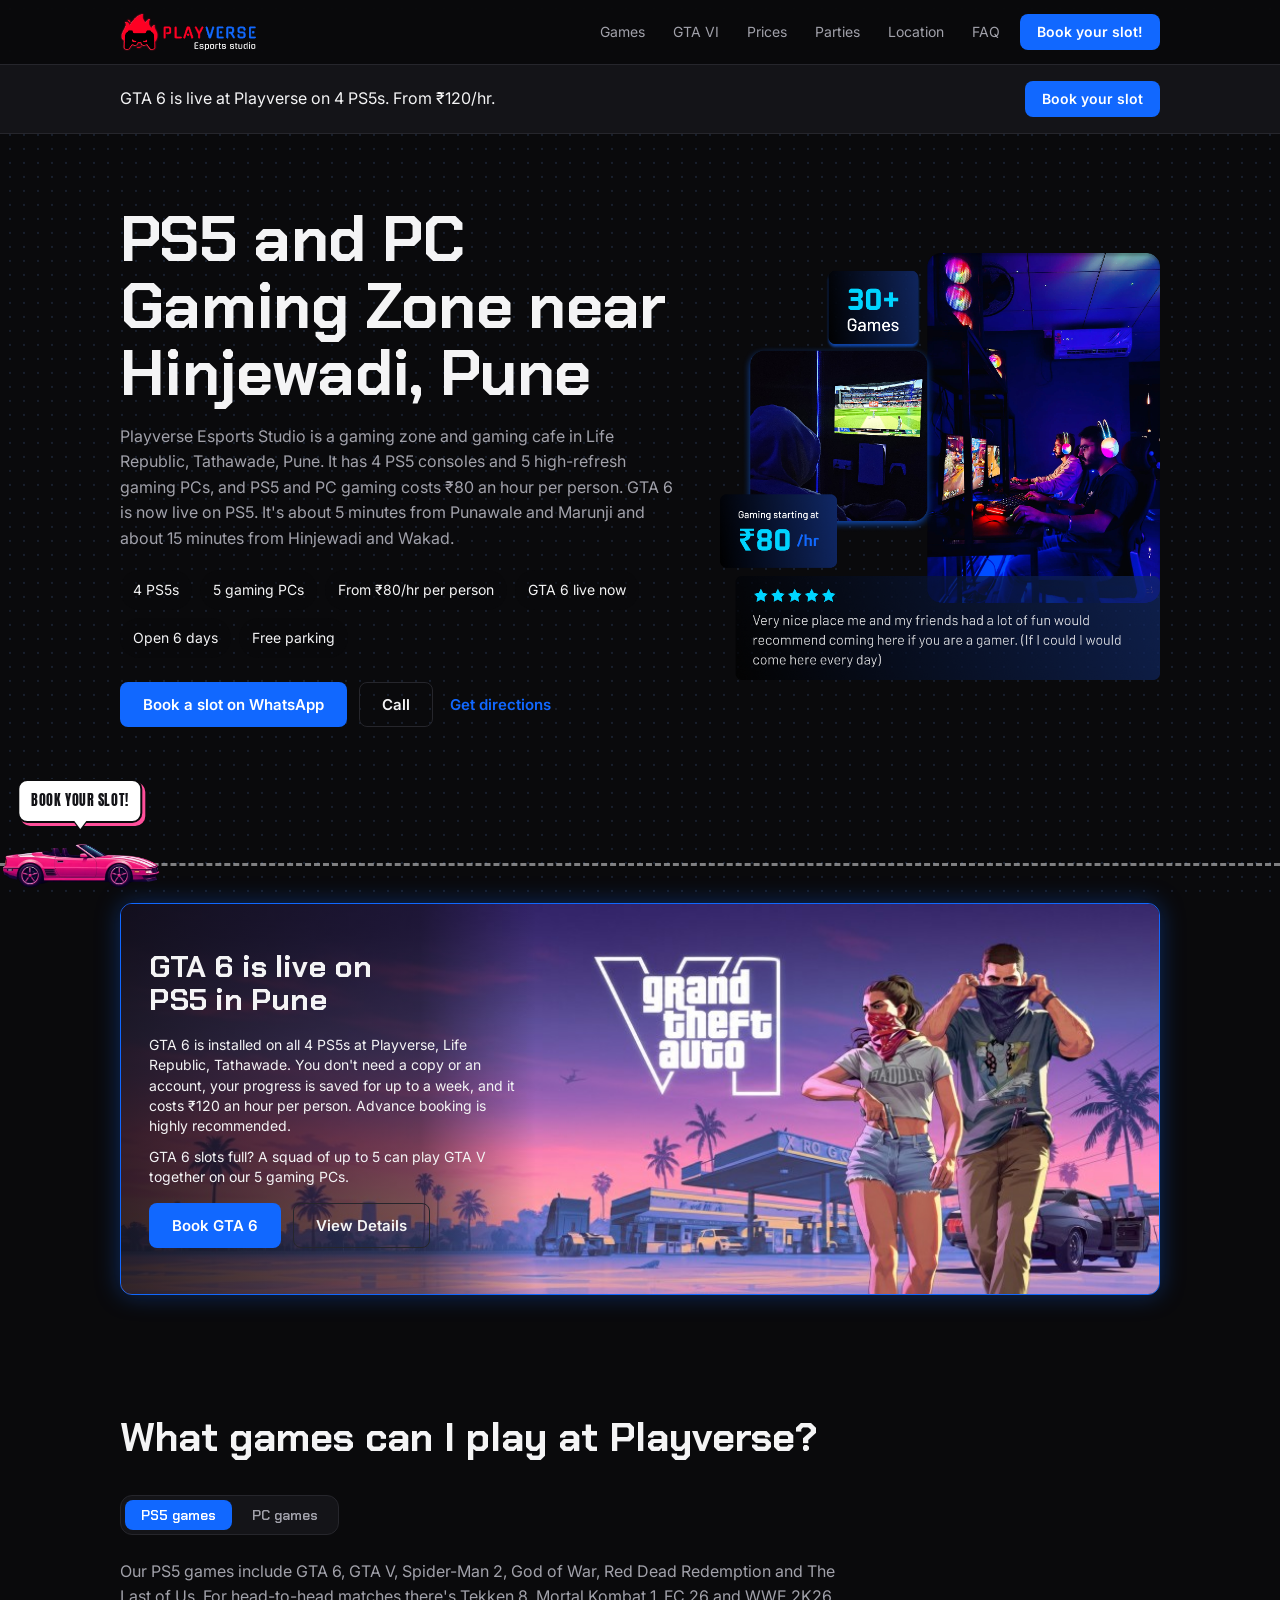
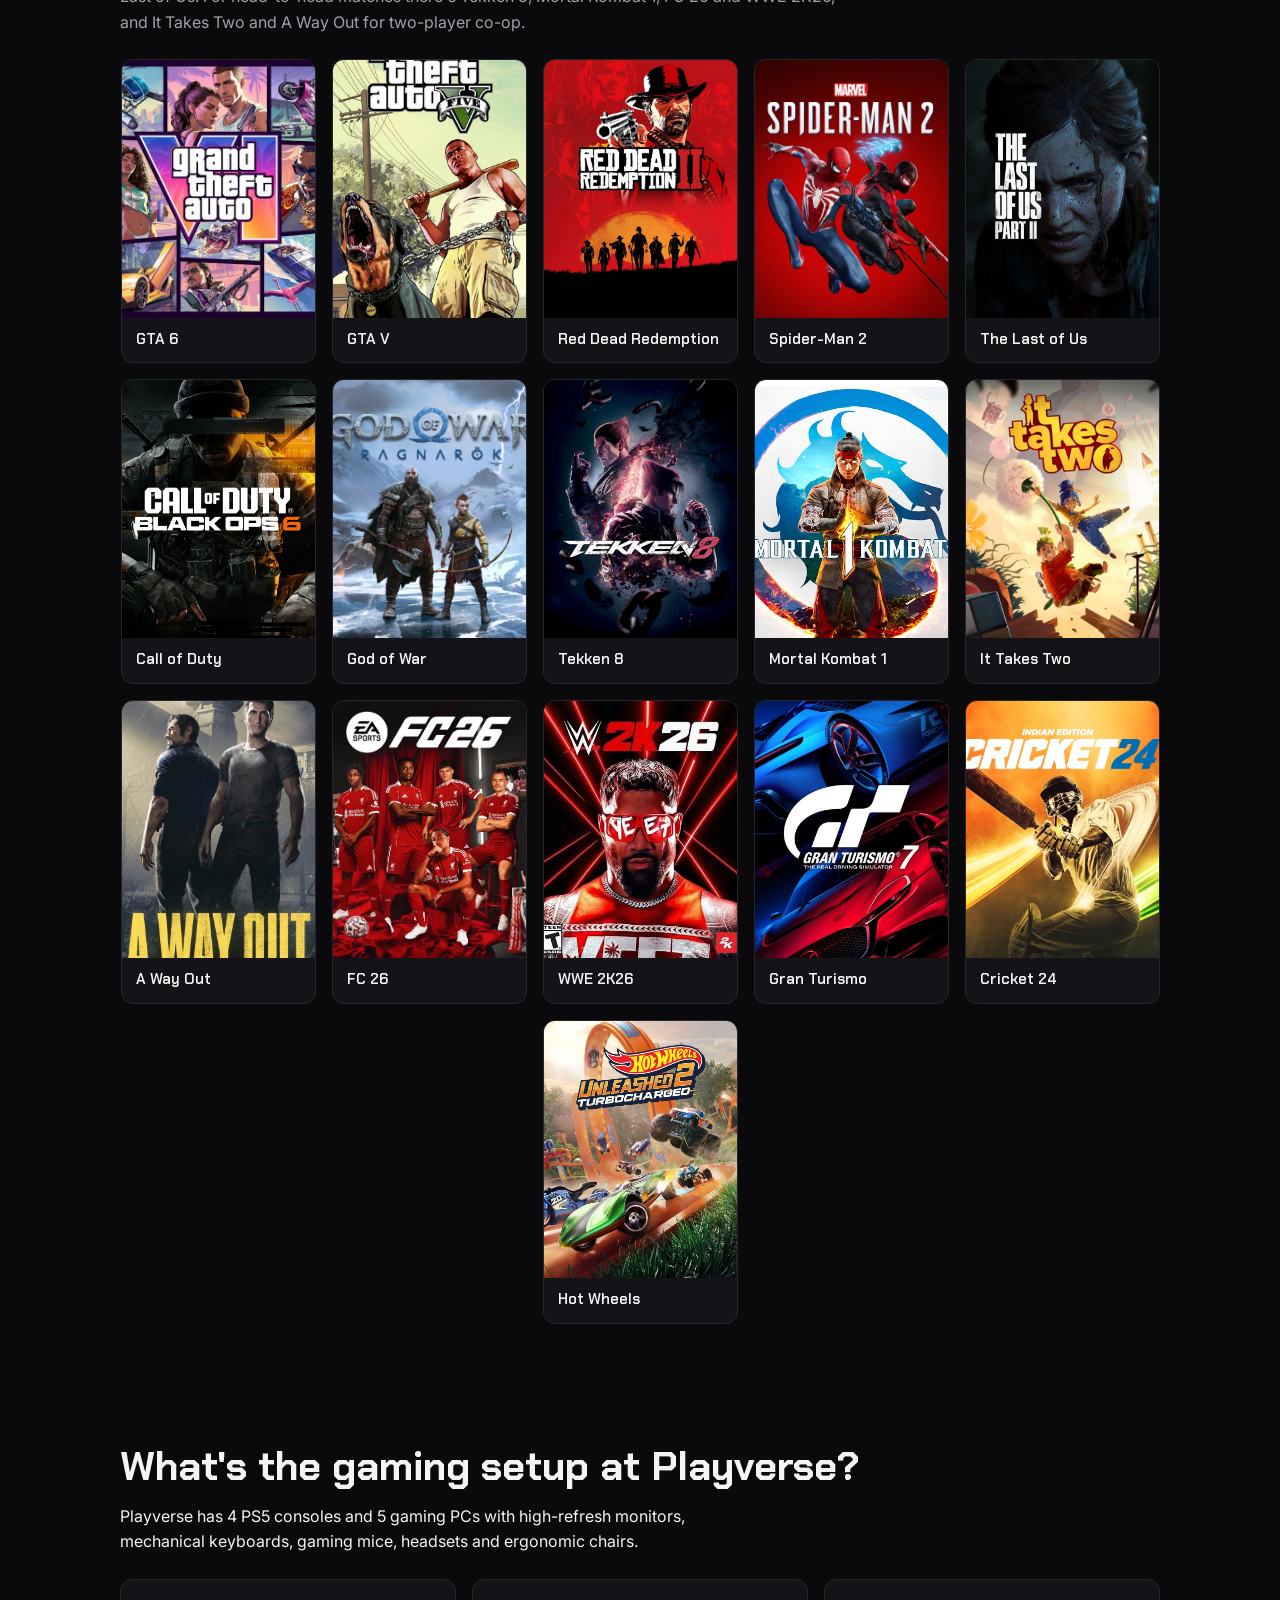
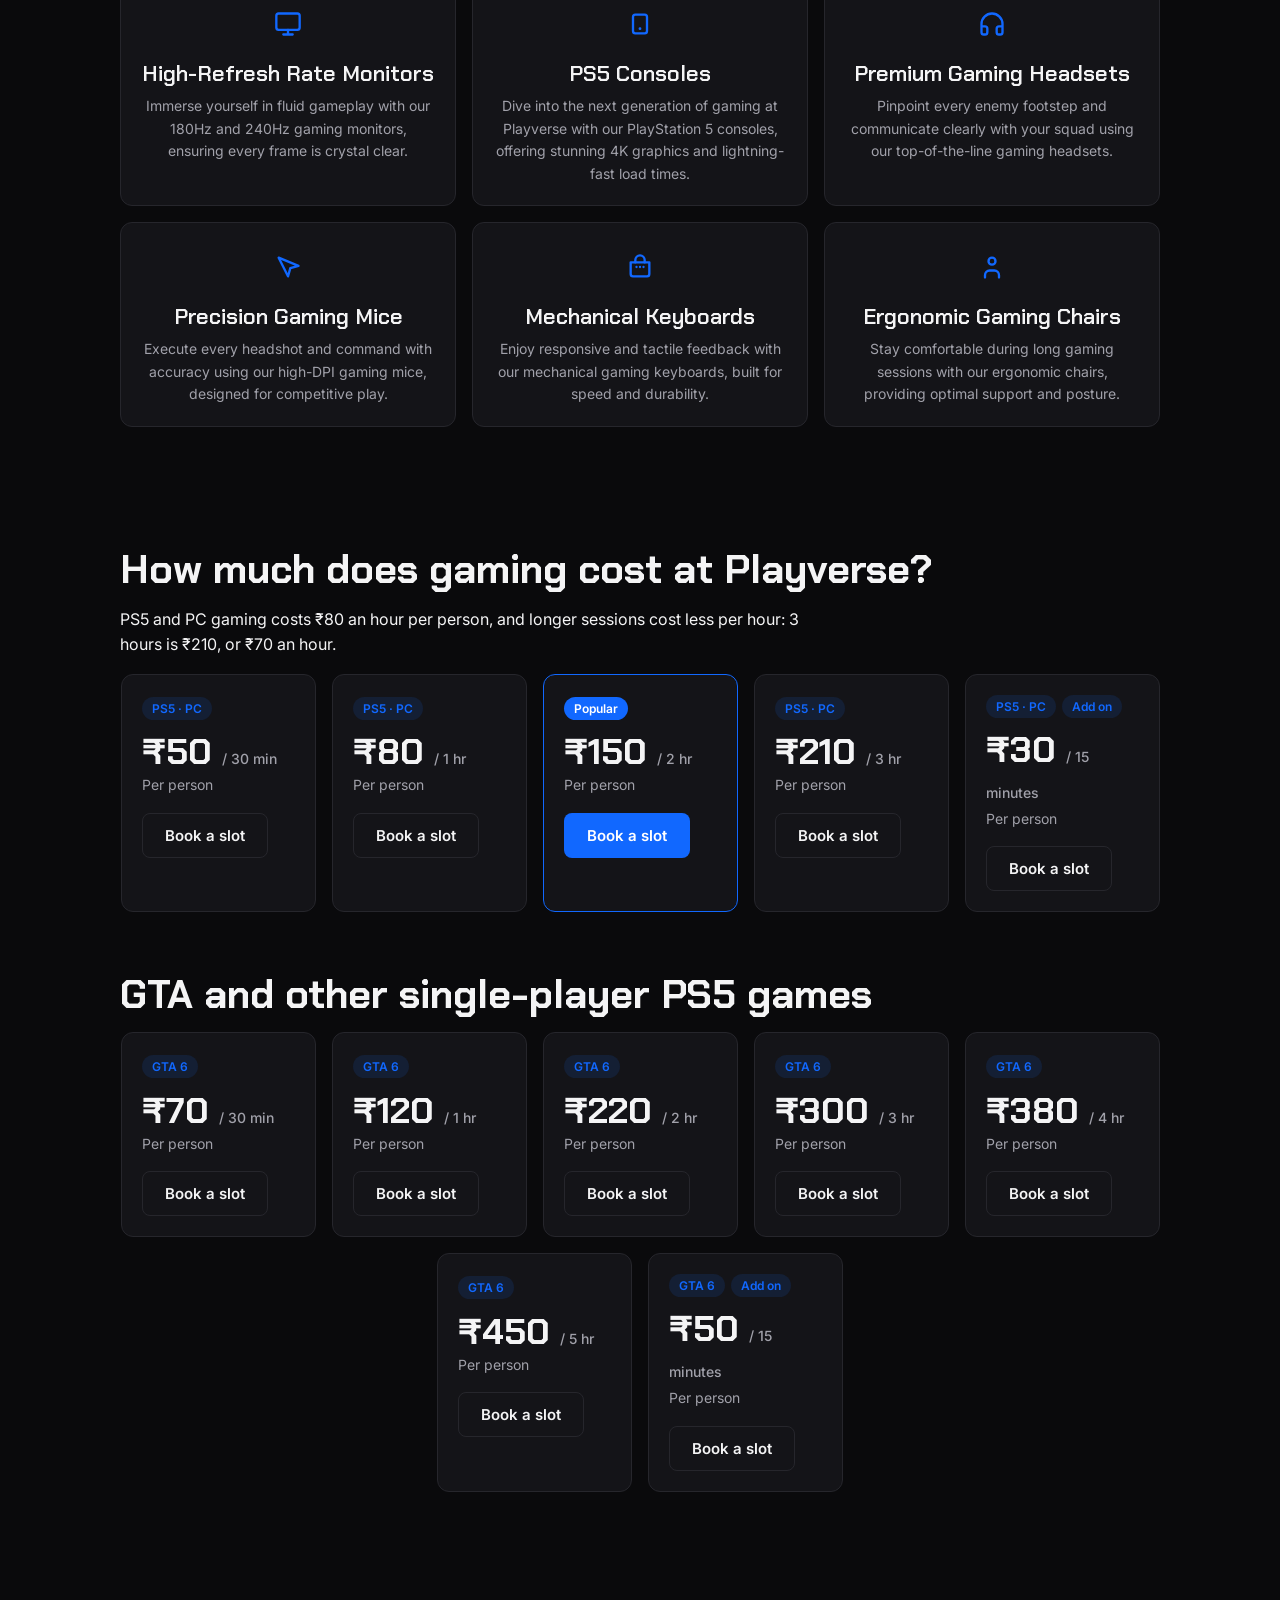
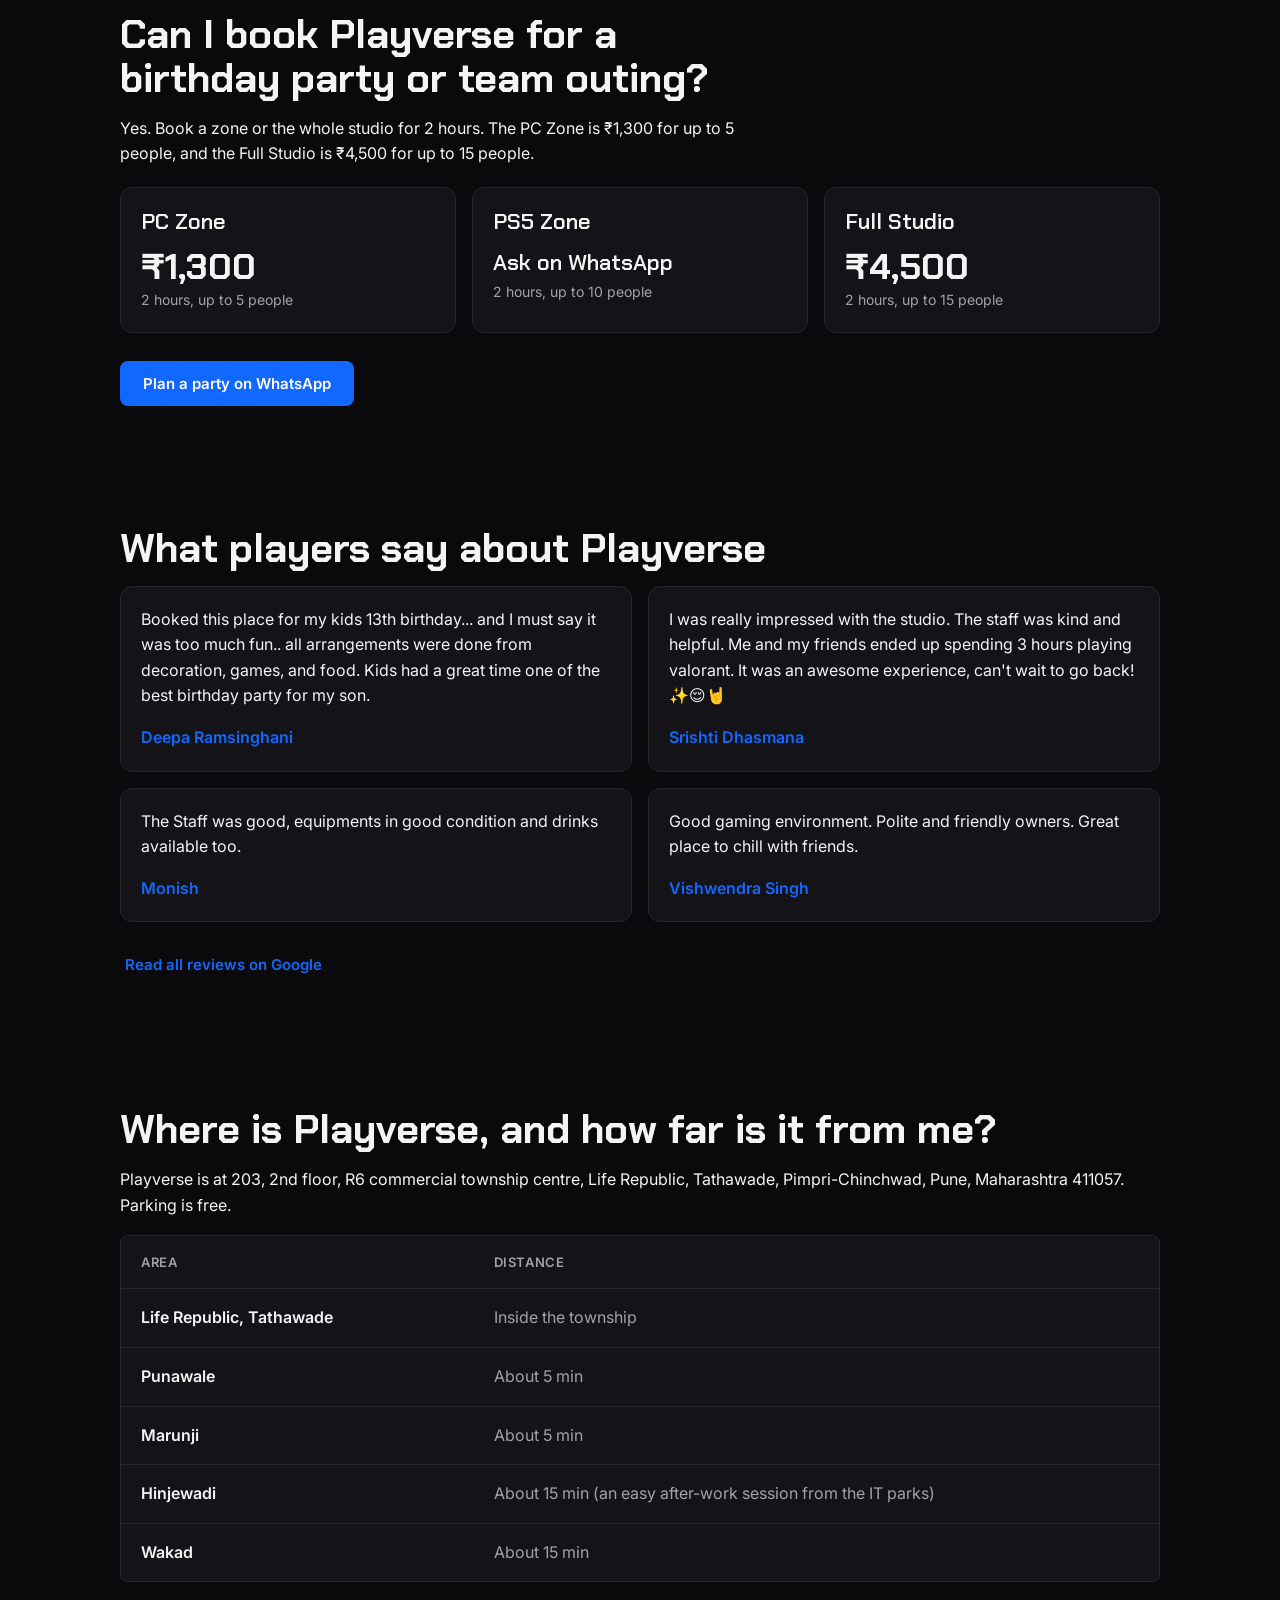
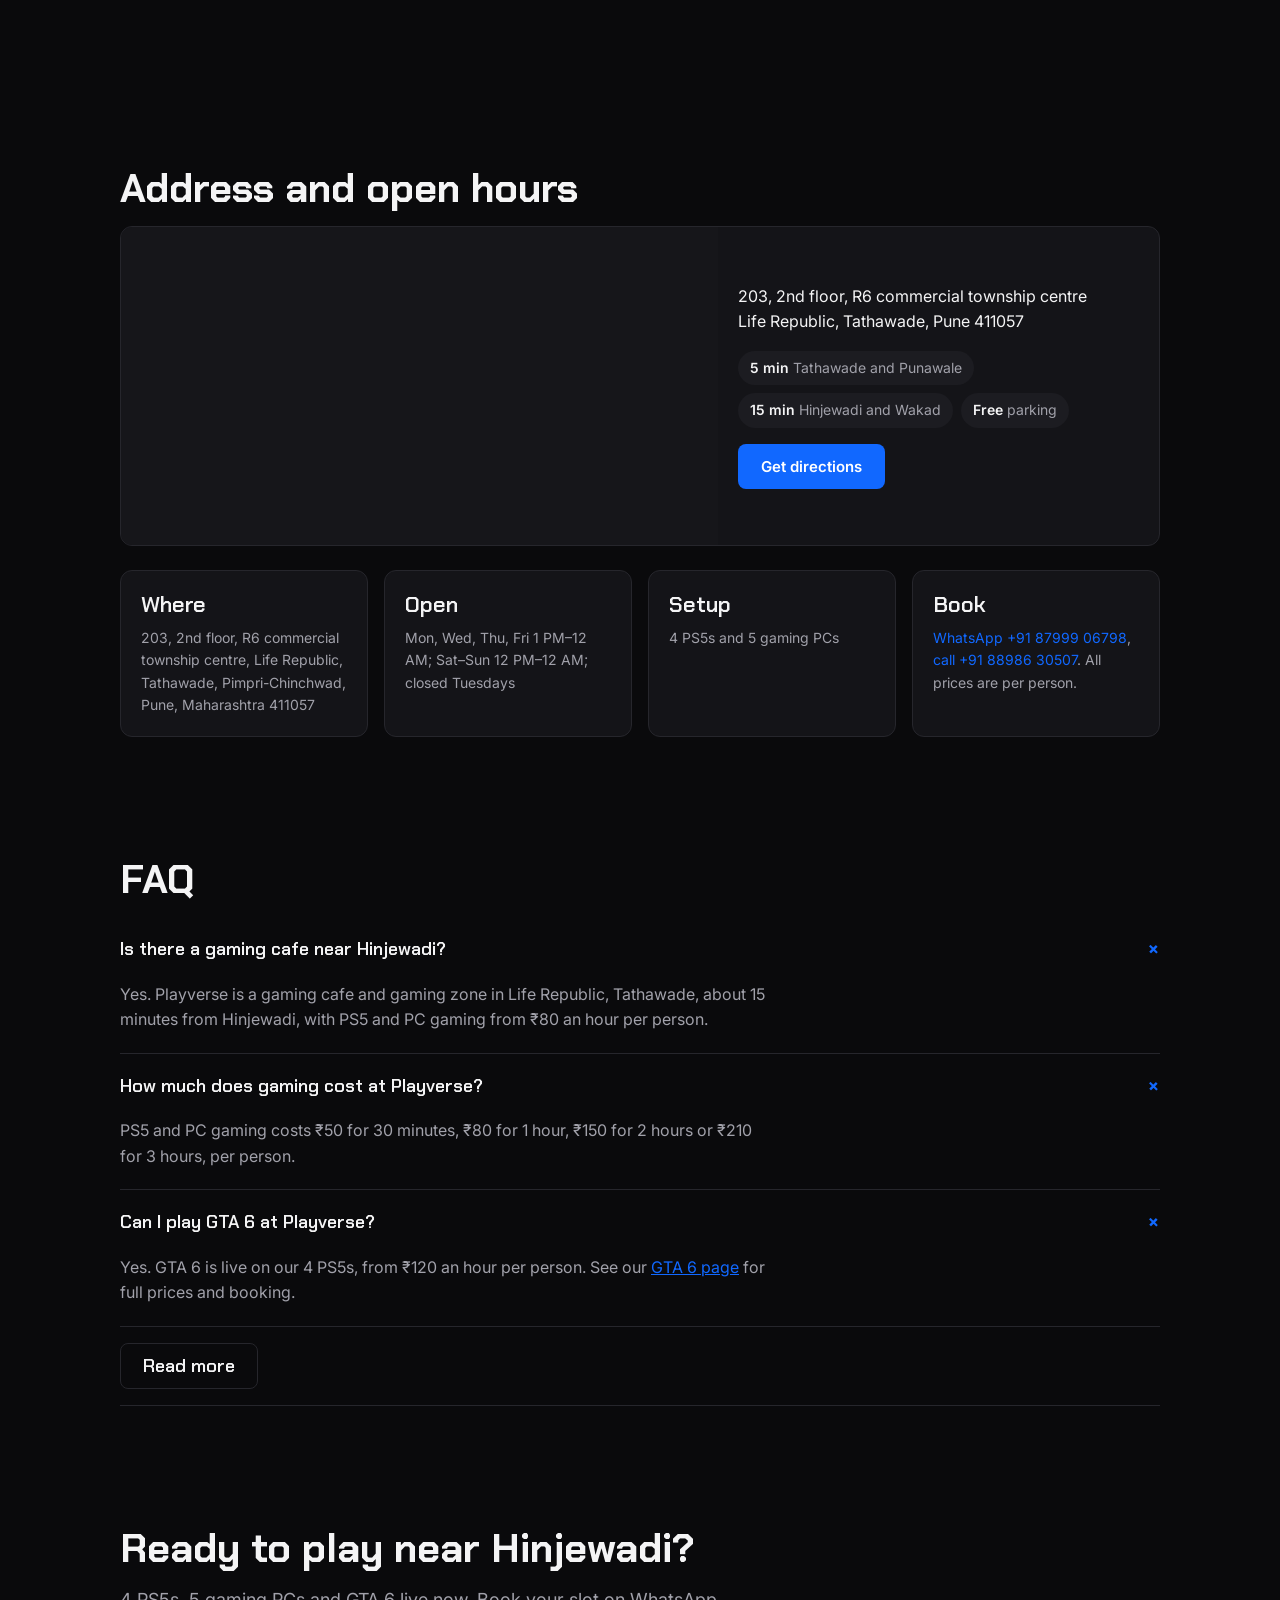
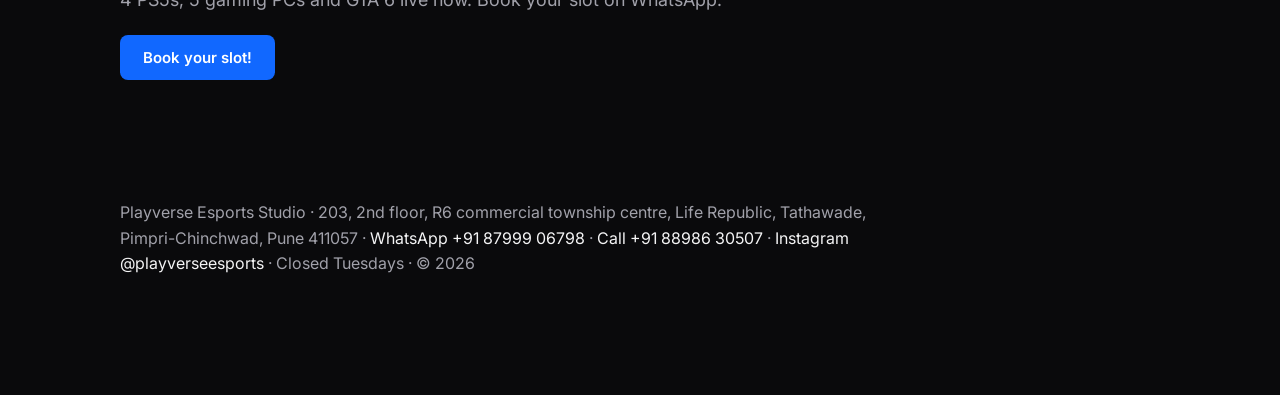
<file: new-site/index.html>
<!doctype html>
<html lang="en-IN">
<head>
  <meta charset="utf-8">
  <meta name="viewport" content="width=device-width, initial-scale=1">
  <title>Gaming Zone &amp; Gaming Cafe near Hinjewadi, Pune | PS5 &amp; PC | Playverse</title>
  <meta name="description" content="Gaming zone and gaming cafe in Life Republic, Tathawade: 4 PS5s and 5 gaming PCs from ₹80/hr per person, with GTA 6 now live. 5 min from Punawale and Marunji. Closed Tuesdays.">
  <link rel="canonical" href="https://www.playverseesports.in/">
  <meta name="theme-color" content="#0A0A0C">
  <link rel="preconnect" href="https://fonts.googleapis.com">
  <link rel="preconnect" href="https://fonts.gstatic.com" crossorigin>
  <link href="https://fonts.googleapis.com/css2?family=Anton&family=Chakra+Petch:wght@500;600;700&family=Inter:wght@400;500;600&display=swap" rel="stylesheet">
  <link rel="stylesheet" href="styles.css?v=loc-table">
  <link rel="stylesheet" href="car-ride.css">
  <script type="application/ld+json">
  {
    "@context": "https://schema.org",
    "@graph": [
      {
        "@type": "EntertainmentBusiness",
        "@id": "https://www.playverseesports.in/#business",
        "name": "Playverse Esports Studio",
        "url": "https://www.playverseesports.in/",
        "telephone": ["+91 87999 06798", "+91 88986 30507"],
        "priceRange": "₹50–₹450",
        "sameAs": [
          "https://www.instagram.com/playverseesports/",
          "https://share.google/kca95g4atwMwxrsyq"
        ],
        "amenityFeature": { "@type": "LocationFeatureSpecification", "name": "Free parking", "value": true },
        "address": {
          "@type": "PostalAddress",
          "streetAddress": "203, 2nd floor, R6 commercial township centre, Life Republic, Tathawade, Pimpri-Chinchwad",
          "addressLocality": "Pune",
          "addressRegion": "Maharashtra",
          "postalCode": "411057",
          "addressCountry": "IN"
        },
        "openingHoursSpecification": [
          {
            "@type": "OpeningHoursSpecification",
            "dayOfWeek": ["Monday", "Wednesday", "Thursday", "Friday"],
            "opens": "13:00",
            "closes": "00:00"
          },
          {
            "@type": "OpeningHoursSpecification",
            "dayOfWeek": ["Saturday", "Sunday"],
            "opens": "12:00",
            "closes": "00:00"
          }
        ]
      },
      {
        "@type": "WebSite",
        "@id": "https://www.playverseesports.in/#website",
        "url": "https://www.playverseesports.in/",
        "name": "Playverse Esports Studio",
        "publisher": { "@id": "https://www.playverseesports.in/#business" }
      },
      {
        "@type": "WebPage",
        "@id": "https://www.playverseesports.in/#webpage",
        "url": "https://www.playverseesports.in/",
        "name": "PS5 and PC Gaming Zone near Hinjewadi, Pune",
        "dateModified": "2026-11-21",
        "isPartOf": { "@id": "https://www.playverseesports.in/#website" },
        "about": { "@id": "https://www.playverseesports.in/#business" }
      },
      {
        "@type": "FAQPage",
        "@id": "https://www.playverseesports.in/#faq",
        "mainEntity": [
          {
            "@type": "Question",
            "name": "Is there a gaming cafe near Hinjewadi?",
            "acceptedAnswer": { "@type": "Answer", "text": "Yes. Playverse is a gaming cafe and gaming zone in Life Republic, Tathawade, about 15 minutes from Hinjewadi, with PS5 and PC gaming from ₹80 an hour per person." }
          },
          {
            "@type": "Question",
            "name": "How much does gaming cost at Playverse?",
            "acceptedAnswer": { "@type": "Answer", "text": "PS5 and PC gaming costs ₹50 for 30 minutes, ₹80 for 1 hour, ₹150 for 2 hours or ₹210 for 3 hours, per person." }
          },
          {
            "@type": "Question",
            "name": "Can I play GTA 6 at Playverse?",
            "acceptedAnswer": { "@type": "Answer", "text": "Yes. GTA 6 is live on our 4 PS5s, from ₹120 an hour per person. See our GTA 6 page for full prices and booking." }
          },
          {
            "@type": "Question",
            "name": "Is there a gaming zone near Punawale or Marunji?",
            "acceptedAnswer": { "@type": "Answer", "text": "Yes. Playverse is about 5 minutes from both Punawale and Marunji." }
          },
          {
            "@type": "Question",
            "name": "Can I play Valorant here?",
            "acceptedAnswer": { "@type": "Answer", "text": "Yes, on our 5 high-refresh gaming PCs, from ₹80 an hour per person." }
          },
          {
            "@type": "Question",
            "name": "Which PS5 games can I play?",
            "acceptedAnswer": { "@type": "Answer", "text": "GTA 6, GTA V, Spider-Man 2, God of War, Red Dead Redemption, The Last of Us, Tekken 8, Mortal Kombat 1, FC 26, WWE 2K26 and more." }
          },
          {
            "@type": "Question",
            "name": "Is Playverse a gaming zone or a gaming cafe?",
            "acceptedAnswer": { "@type": "Answer", "text": "Both. We're a gaming studio with PS5 and PC zones and party bookings, and snacks are allowed." }
          },
          {
            "@type": "Question",
            "name": "Can friends play together?",
            "acceptedAnswer": { "@type": "Answer", "text": "Yes. Squads of up to 5 can play together on our gaming PCs, or play co-op games like It Takes Two and A Way Out on PS5." }
          },
          {
            "@type": "Question",
            "name": "Do you host birthday parties?",
            "acceptedAnswer": { "@type": "Answer", "text": "Yes. The PC Zone is ₹1,300 and the Full Studio is ₹4,500 for 2 hours." }
          },
          {
            "@type": "Question",
            "name": "How do I book?",
            "acceptedAnswer": { "@type": "Answer", "text": "WhatsApp +91 87999 06798 with your date and time. Advance booking with full payment confirms your slot. You can also call +91 88986 30507." }
          },
          {
            "@type": "Question",
            "name": "What are your timings?",
            "acceptedAnswer": { "@type": "Answer", "text": "Mon, Wed, Thu and Fri 1 PM to 12 AM, and Sat and Sun 12 PM to 12 AM. We're closed on Tuesdays." }
          },
          {
            "@type": "Question",
            "name": "Is parking available?",
            "acceptedAnswer": { "@type": "Answer", "text": "Yes, parking is free." }
          },
          {
            "@type": "Question",
            "name": "Can we bring or order food?",
            "acceptedAnswer": { "@type": "Answer", "text": "Light snacks and drinks are allowed, and Swiggy and Zomato deliveries are fine." }
          }
        ]
      }
    ]
  }
  </script>
</head>
<body id="top">
  <canvas class="dots-grid" aria-hidden="true"></canvas>
  <div class="road road-v" aria-hidden="true"></div>
  <div class="car car-top">
    <img src="gta-6-hinjewadi-pune/images/car-top.webp" width="190" height="305" alt="">
    <a class="car-bubble" href="https://wa.me/918799906798?text=Hi%20Playverse%2C%20I%27d%20like%20to%20book%20a%20slot." aria-label="Book your slot on WhatsApp"><span class="bubble-float">Book your slot!</span></a>
  </div>
  <div class="road road-h" aria-hidden="true"><span class="dash"></span></div>
  <div class="car car-side">
    <div class="car-bob"><img data-src="gta-6-hinjewadi-pune/images/car-side.webp" width="580" height="236" alt=""></div>
    <span class="park-sign" aria-hidden="true">P</span>
    <a class="car-bubble" href="https://wa.me/918799906798?text=Hi%20Playverse%2C%20I%27d%20like%20to%20book%20a%20slot." aria-label="Book your slot on WhatsApp"><span class="bubble-float">Book your slot!</span></a>
  </div>
  <nav class="nav" aria-label="Primary">
    <div class="wrap nav-wrap">
      <a class="logo" href="#top"><img src="images/logo.png" width="265" height="78" alt="Playverse Esports Studio"></a>
      <details class="nav-menu">
        <summary class="btn btn-ghost btn-sm">Menu</summary>
      </details>
      <div class="links">
        <a href="#games">Games</a>
        <a href="#gta-vi">GTA VI</a>
        <a href="#prices">Prices</a>
        <a href="#parties">Parties</a>
        <a href="#location">Location</a>
        <a href="#faq">FAQ</a>
      </div>
      <a class="btn btn-primary btn-sm nav-wa" href="https://wa.me/918799906798?text=Hi%20Playverse%2C%20I%27d%20like%20to%20book%20a%20slot.">Book your slot!</a>
    </div>
  </nav>

  <div class="strip" role="region" aria-label="GTA 6 is live">
    <div class="wrap strip-inner">
      <p>GTA 6 is live at Playverse on 4 PS5s. From ₹120/hr.</p>
      <a class="btn btn-primary btn-sm" href="gta-6-hinjewadi-pune/">Book your slot</a>
    </div>
  </div>

  <main>
    <header class="hero">
      <div class="wrap hero-grid">
        <div class="hero-copy">
          <h1>PS5 and PC Gaming Zone near Hinjewadi, Pune</h1>
          <p class="lead">Playverse Esports Studio is a gaming zone and gaming cafe in Life Republic, Tathawade, Pune. It has 4 PS5 consoles and 5 high-refresh gaming PCs, and PS5 and PC gaming costs ₹80 an hour per person. GTA 6 is now live on PS5. It's about 5 minutes from Punawale and Marunji and about 15 minutes from Hinjewadi and Wakad.</p>
          <ul class="facts-chips">
            <li>4 PS5s</li>
            <li>5 gaming PCs</li>
            <li>From ₹80/hr per person</li>
            <li>GTA 6 live now</li>
            <li>Open 6 days</li>
            <li>Free parking</li>
          </ul>
          <div class="row">
            <a class="btn btn-primary" href="https://wa.me/918799906798?text=Hi%20Playverse%2C%20I%27d%20like%20to%20book%20a%20slot.">Book a slot on WhatsApp</a>
            <a class="btn btn-ghost" href="tel:+918898630507">Call</a>
            <a class="btn btn-text" href="https://share.google/kca95g4atwMwxrsyq">Get directions</a>
          </div>
        </div>
        <img class="hero-art" src="images/hero-studio.png" width="819" height="796" alt="PS5 and gaming PC setup at Playverse gaming cafe, Life Republic, Tathawade" fetchpriority="high">
      </div>
    </header>

    <section class="k" id="gta-vi">
      <div class="wrap">
        <article class="card feat gta-feature">
          <img class="gta-bg" src="images/gta-vi.jpg" width="1024" height="384" alt="">
          <div class="gta-copy">
            <h2>GTA 6 is live on PS5 in Pune</h2>
            <p>GTA 6 is installed on all 4 PS5s at Playverse, Life Republic, Tathawade. You don't need a copy or an account, your progress is saved for up to a week, and it costs ₹120 an hour per person. Advance booking is highly recommended.</p>
            <p>GTA 6 slots full? A squad of up to 5 can play GTA V together on our 5 gaming PCs.</p>
            <div class="row">
              <a class="btn btn-primary" href="https://wa.me/918799906798?text=Hi%20Playverse%2C%20I%27d%20like%20to%20book%20GTA%206.%20Date%2C%20time%20and%20players%3A%20">Book GTA 6</a>
              <a class="btn btn-ghost" href="gta-6-hinjewadi-pune/">View Details</a>
            </div>
          </div>
        </article>
      </div>
    </section>

    <section class="k" id="games">
      <div class="wrap">
        <h2>What games can I play at Playverse?</h2>
        <div role="tablist" class="tabs tabs-box" aria-label="Game platform">
          <a role="tab" class="tab tab-active" id="tab-ps" href="#games" aria-selected="true" aria-controls="games-ps">PS5 games</a>
          <a role="tab" class="tab" id="tab-pc" href="#games" aria-selected="false" aria-controls="games-pc">PC games</a>
        </div>
        <div class="games-panel" id="games-ps" role="tabpanel" aria-labelledby="tab-ps">
          <p class="games-intro">Our PS5 games include GTA 6, GTA V, Spider-Man 2, God of War, Red Dead Redemption and The Last of Us. For head-to-head matches there's Tekken 8, Mortal Kombat 1, FC 26 and WWE 2K26, and It Takes Two and A Way Out for two-player co-op.</p>
          <div class="grid games">
          <article class="card"><div class="thumb"><img src="images/games/gta-vi.jpg" alt="GTA 6 on PS5 at Playverse gaming zone, Pune"></div><div class="pad"><p class="game-name">GTA 6</p></div></article>
          <article class="card"><div class="thumb"><img src="images/games/gta-v.jpg" alt="GTA V on PS5 at Playverse gaming zone, Pune"></div><div class="pad"><p class="game-name">GTA V</p></div></article>
          <article class="card"><div class="thumb"><img src="images/games/red-dead.jpg" alt="Red Dead Redemption on PS5 at Playverse gaming zone, Pune"></div><div class="pad"><p class="game-name">Red Dead Redemption</p></div></article>
          <article class="card"><div class="thumb"><img src="images/games/spider-man-2.jpg" alt="Spider-Man 2 on PS5 at Playverse gaming zone, Pune"></div><div class="pad"><p class="game-name">Spider-Man 2</p></div></article>
          <article class="card"><div class="thumb"><img src="images/games/last-of-us.webp" alt="The Last of Us on PS5 at Playverse gaming zone, Pune"></div><div class="pad"><p class="game-name">The Last of Us</p></div></article>
          <article class="card"><div class="thumb"><img src="images/games/call-of-duty.jpg" alt="Call of Duty on PS5 at Playverse gaming zone, Pune"></div><div class="pad"><p class="game-name">Call of Duty</p></div></article>
          <article class="card"><div class="thumb"><img src="images/games/god-of-war.jpg" alt="God of War on PS5 at Playverse gaming zone, Pune"></div><div class="pad"><p class="game-name">God of War</p></div></article>
          <article class="card"><div class="thumb"><img src="images/games/tekken-8.jpg" alt="Tekken 8 on PS5 at Playverse gaming zone, Pune"></div><div class="pad"><p class="game-name">Tekken 8</p></div></article>
          <article class="card"><div class="thumb"><img src="images/games/mortal-kombat-1.jpg" alt="Mortal Kombat 1 on PS5 at Playverse gaming zone, Pune"></div><div class="pad"><p class="game-name">Mortal Kombat 1</p></div></article>
          <article class="card"><div class="thumb"><img src="images/games/it-takes-two.png" alt="It Takes Two on PS5 at Playverse gaming zone, Pune"></div><div class="pad"><p class="game-name">It Takes Two</p></div></article>
          <article class="card"><div class="thumb"><img src="images/games/a-way-out.jpg" alt="A Way Out on PS5 at Playverse gaming zone, Pune"></div><div class="pad"><p class="game-name">A Way Out</p></div></article>
          <article class="card"><div class="thumb"><img src="images/games/fc-26.jpg" alt="FC 26 on PS5 at Playverse gaming zone, Pune"></div><div class="pad"><p class="game-name">FC 26</p></div></article>
          <article class="card"><div class="thumb"><img src="images/games/wwe-2k26.jpg" alt="WWE 2K26 on PS5 at Playverse gaming zone, Pune"></div><div class="pad"><p class="game-name">WWE 2K26</p></div></article>
          <article class="card"><div class="thumb"><img src="images/games/gran-turismo.jpg" alt="Gran Turismo on PS5 at Playverse gaming zone, Pune"></div><div class="pad"><p class="game-name">Gran Turismo</p></div></article>
          <article class="card"><div class="thumb"><img src="images/games/cricket-24.png" alt="Cricket 24 on PS5 at Playverse gaming zone, Pune"></div><div class="pad"><p class="game-name">Cricket 24</p></div></article>
          <article class="card"><div class="thumb"><img src="images/games/hot-wheels.png" alt="Hot Wheels on PS5 at Playverse gaming zone, Pune"></div><div class="pad"><p class="game-name">Hot Wheels</p></div></article>
          </div>
        </div>
        <div class="games-panel" id="games-pc" role="tabpanel" aria-labelledby="tab-pc" hidden>
          <p class="games-intro">Our PC games include Valorant, Counter-Strike, PUBG, Fortnite, Apex Legends, Call of Duty and GTA V on high-refresh monitors, so Valorant and CS players get smooth, competitive frame rates.</p>
          <div class="grid games">
          <article class="card"><div class="thumb"><img src="images/games/valorant.jpg" alt="Valorant on PC at Playverse, Pune"></div><div class="pad"><p class="game-name">Valorant</p></div></article>
          <article class="card"><div class="thumb"><img src="images/games/counter-strike.jpg" alt="Counter-Strike on PC at Playverse, Pune"></div><div class="pad"><p class="game-name">Counter-Strike</p></div></article>
          <article class="card"><div class="thumb"><img src="images/games/gta-v.jpg" alt="GTA V on PC at Playverse, Pune"></div><div class="pad"><p class="game-name">GTA V</p></div></article>
          <article class="card"><div class="thumb"><img src="images/games/call-of-duty.jpg" alt="Call of Duty on PC at Playverse, Pune"></div><div class="pad"><p class="game-name">Call of Duty</p></div></article>
          <article class="card"><div class="thumb"><img src="images/games/pubg.jpg" alt="PUBG on PC at Playverse, Pune"></div><div class="pad"><p class="game-name">PUBG: Battlegrounds</p></div></article>
          <article class="card"><div class="thumb"><img src="images/games/fortnite.jpg" alt="Fortnite on PC at Playverse, Pune"></div><div class="pad"><p class="game-name">Fortnite</p></div></article>
          <article class="card"><div class="thumb"><img src="images/games/apex-legends.png" alt="Apex Legends on PC at Playverse, Pune"></div><div class="pad"><p class="game-name">Apex Legends</p></div></article>
          <article class="card"><div class="thumb"><img src="images/games/dota.jpg" alt="Dota on PC at Playverse, Pune"></div><div class="pad"><p class="game-name">Dota</p></div></article>
          <article class="card"><div class="thumb">Free Fire</div><div class="pad"><p class="game-name">Free Fire</p></div></article>
          <article class="card"><div class="thumb"><img src="images/games/roblox.png" alt="Roblox on PC at Playverse, Pune"></div><div class="pad"><p class="game-name">Roblox</p></div></article>
          <article class="card"><div class="thumb"><img src="images/games/nfs.png" alt="Need for Speed on PC at Playverse, Pune"></div><div class="pad"><p class="game-name">Need for Speed</p></div></article>
          </div>
        </div>
      </div>
    </section>

    <section class="k" id="setup">
      <div class="wrap">
        <h2>What's the gaming setup at Playverse?</h2>
        <p class="setup-copy">Playverse has 4 PS5 consoles and 5 gaming PCs with high-refresh monitors, mechanical keyboards, gaming mice, headsets and ergonomic chairs.</p>
        <div class="grid gear">
          <article class="card">
            <div class="pad">
              <span class="gear-icon" aria-hidden="true"><svg xmlns="http://www.w3.org/2000/svg" width="28" height="28" viewBox="0 0 24 24" fill="none" stroke="currentColor" stroke-width="2" stroke-linecap="round" stroke-linejoin="round"><rect x="2" y="3" width="20" height="14" rx="2"/><path d="M8 21h8M12 17v4"/></svg></span>
              <h3>High-Refresh Rate Monitors</h3>
              <p class="small">Immerse yourself in fluid gameplay with our 180Hz and 240Hz gaming monitors, ensuring every frame is crystal clear.</p>
            </div>
          </article>
          <article class="card">
            <div class="pad">
              <span class="gear-icon" aria-hidden="true"><svg xmlns="http://www.w3.org/2000/svg" width="28" height="28" viewBox="0 0 24 24" fill="none" stroke="currentColor" stroke-width="2" stroke-linecap="round" stroke-linejoin="round"><rect x="6" y="4" width="12" height="16" rx="2"/><circle cx="12" cy="16" r="1.2" fill="currentColor" stroke="none"/></svg></span>
              <h3>PS5 Consoles</h3>
              <p class="small">Dive into the next generation of gaming at Playverse with our PlayStation 5 consoles, offering stunning 4K graphics and lightning-fast load times.</p>
            </div>
          </article>
          <article class="card">
            <div class="pad">
              <span class="gear-icon" aria-hidden="true"><svg xmlns="http://www.w3.org/2000/svg" width="28" height="28" viewBox="0 0 24 24" fill="none" stroke="currentColor" stroke-width="2" stroke-linecap="round" stroke-linejoin="round"><path d="M3 14h3a2 2 0 0 1 2 2v3a2 2 0 0 1-2 2H5a2 2 0 0 1-2-2v-7a9 9 0 0 1 18 0v7a2 2 0 0 1-2 2h-1a2 2 0 0 1-2-2v-3a2 2 0 0 1 2-2h3"/></svg></span>
              <h3>Premium Gaming Headsets</h3>
              <p class="small">Pinpoint every enemy footstep and communicate clearly with your squad using our top-of-the-line gaming headsets.</p>
            </div>
          </article>
          <article class="card">
            <div class="pad">
              <span class="gear-icon" aria-hidden="true"><svg xmlns="http://www.w3.org/2000/svg" width="28" height="28" viewBox="0 0 24 24" fill="none" stroke="currentColor" stroke-width="2" stroke-linecap="round" stroke-linejoin="round"><path d="M4 4l8 16 2-7 7-2L4 4z"/></svg></span>
              <h3>Precision Gaming Mice</h3>
              <p class="small">Execute every headshot and command with accuracy using our high-DPI gaming mice, designed for competitive play.</p>
            </div>
          </article>
          <article class="card">
            <div class="pad">
              <span class="gear-icon" aria-hidden="true"><svg xmlns="http://www.w3.org/2000/svg" width="28" height="28" viewBox="0 0 24 24" fill="none" stroke="currentColor" stroke-width="2" stroke-linecap="round" stroke-linejoin="round"><path d="M4 8h16v10a2 2 0 0 1-2 2H6a2 2 0 0 1-2-2V8z"/><path d="M8 8V6a4 4 0 0 1 8 0v2"/><path d="M9 12h.01M12 12h.01M15 12h.01"/></svg></span>
              <h3>Mechanical Keyboards</h3>
              <p class="small">Enjoy responsive and tactile feedback with our mechanical gaming keyboards, built for speed and durability.</p>
            </div>
          </article>
          <article class="card">
            <div class="pad">
              <span class="gear-icon" aria-hidden="true"><svg xmlns="http://www.w3.org/2000/svg" width="28" height="28" viewBox="0 0 24 24" fill="none" stroke="currentColor" stroke-width="2" stroke-linecap="round" stroke-linejoin="round"><circle cx="12" cy="7" r="3"/><path d="M6 21v-2a4 4 0 0 1 4-4h4a4 4 0 0 1 4 4v2"/></svg></span>
              <h3>Ergonomic Gaming Chairs</h3>
              <p class="small">Stay comfortable during long gaming sessions with our ergonomic chairs, providing optimal support and posture.</p>
            </div>
          </article>
        </div>
      </div>
    </section>

    <section class="k" id="prices">
      <div class="wrap">
        <h2>How much does gaming cost at Playverse?</h2>
        <p class="intro-line">PS5 and PC gaming costs ₹80 an hour per person, and longer sessions cost less per hour: 3 hours is ₹210, or ₹70 an hour.</p>
        <div class="grid prices">
          <article class="card"><div class="pad"><span class="tag">PS5 · PC</span><p class="price">₹50 <small>/ 30 min</small></p><p class="small">Per person</p><a class="btn btn-ghost" href="https://wa.me/918799906798?text=Hi%20Playverse%2C%20I%27d%20like%20to%20book%2030%20minutes%20on%20PS5%20or%20PC.">Book a slot</a></div></article>
          <article class="card"><div class="pad"><span class="tag">PS5 · PC</span><p class="price">₹80 <small>/ 1 hr</small></p><p class="small">Per person</p><a class="btn btn-ghost" href="https://wa.me/918799906798?text=Hi%20Playverse%2C%20I%27d%20like%20to%20book%201%20hour%20on%20PS5%20or%20PC.">Book a slot</a></div></article>
          <article class="card pick"><div class="pad"><span class="tag live">Popular</span><p class="price">₹150 <small>/ 2 hr</small></p><p class="small">Per person</p><a class="btn btn-primary" href="https://wa.me/918799906798?text=Hi%20Playverse%2C%20I%27d%20like%20to%20book%202%20hours%20on%20PS5%20or%20PC.">Book a slot</a></div></article>
          <article class="card"><div class="pad"><span class="tag">PS5 · PC</span><p class="price">₹210 <small>/ 3 hr</small></p><p class="small">Per person</p><a class="btn btn-ghost" href="https://wa.me/918799906798?text=Hi%20Playverse%2C%20I%27d%20like%20to%20book%203%20hours%20on%20PS5%20or%20PC.">Book a slot</a></div></article>
          <article class="card"><div class="pad"><span class="tags"><span class="tag">PS5 · PC</span><span class="tag">Add on</span></span><p class="price">₹30 <small>/ 15 minutes</small></p><p class="small">Per person</p><a class="btn btn-ghost" href="https://wa.me/918799906798?text=Hi%20Playverse%2C%20I%27d%20like%20to%20add%2015%20minutes%20on%20PS5%20or%20PC.">Book a slot</a></div></article>
        </div>
        <h2 class="group-title">GTA and other single-player PS5 games</h2>
        <div class="grid prices">
          <article class="card"><div class="pad"><span class="tag">GTA 6</span><p class="price">₹70 <small>/ 30 min</small></p><p class="small">Per person</p><a class="btn btn-ghost" href="https://wa.me/918799906798?text=Hi%20Playverse%2C%20I%27d%20like%20to%20book%20GTA%206%20for%2030%20minutes.">Book a slot</a></div></article>
          <article class="card"><div class="pad"><span class="tag">GTA 6</span><p class="price">₹120 <small>/ 1 hr</small></p><p class="small">Per person</p><a class="btn btn-ghost" href="https://wa.me/918799906798?text=Hi%20Playverse%2C%20I%27d%20like%20to%20book%20GTA%206%20for%201%20hour.">Book a slot</a></div></article>
          <article class="card"><div class="pad"><span class="tag">GTA 6</span><p class="price">₹220 <small>/ 2 hr</small></p><p class="small">Per person</p><a class="btn btn-ghost" href="https://wa.me/918799906798?text=Hi%20Playverse%2C%20I%27d%20like%20to%20book%20GTA%206%20for%202%20hours.">Book a slot</a></div></article>
          <article class="card"><div class="pad"><span class="tag">GTA 6</span><p class="price">₹300 <small>/ 3 hr</small></p><p class="small">Per person</p><a class="btn btn-ghost" href="https://wa.me/918799906798?text=Hi%20Playverse%2C%20I%27d%20like%20to%20book%20GTA%206%20for%203%20hours.">Book a slot</a></div></article>
          <article class="card"><div class="pad"><span class="tag">GTA 6</span><p class="price">₹380 <small>/ 4 hr</small></p><p class="small">Per person</p><a class="btn btn-ghost" href="https://wa.me/918799906798?text=Hi%20Playverse%2C%20I%27d%20like%20to%20book%20GTA%206%20for%204%20hours.">Book a slot</a></div></article>
          <article class="card"><div class="pad"><span class="tag">GTA 6</span><p class="price">₹450 <small>/ 5 hr</small></p><p class="small">Per person</p><a class="btn btn-ghost" href="https://wa.me/918799906798?text=Hi%20Playverse%2C%20I%27d%20like%20to%20book%20GTA%206%20for%205%20hours.">Book a slot</a></div></article>
          <article class="card"><div class="pad"><span class="tags"><span class="tag">GTA 6</span><span class="tag">Add on</span></span><p class="price">₹50 <small>/ 15 minutes</small></p><p class="small">Per person</p><a class="btn btn-ghost" href="https://wa.me/918799906798?text=Hi%20Playverse%2C%20I%27d%20like%20to%20add%2015%20minutes%20on%20GTA%206.">Book a slot</a></div></article>
        </div>
      </div>
    </section>

    <section class="k" id="parties">
      <div class="wrap">
        <h2>Can I book Playverse for a birthday party or team outing?</h2>
        <p class="parties-intro">Yes. Book a zone or the whole studio for 2 hours. The PC Zone is ₹1,300 for up to 5 people, and the Full Studio is ₹4,500 for up to 15 people.</p>
        <div class="grid parties">
          <article class="card"><div class="pad"><h3>PC Zone</h3><p class="price">₹1,300</p><p class="small">2 hours, up to 5 people</p></div></article>
          <article class="card"><div class="pad"><h3>PS5 Zone</h3><p class="ask">Ask on WhatsApp</p><p class="small">2 hours, up to 10 people</p></div></article>
          <article class="card"><div class="pad"><h3>Full Studio</h3><p class="price">₹4,500</p><p class="small">2 hours, up to 15 people</p></div></article>
        </div>
        <a class="btn btn-primary party-cta" href="https://wa.me/918799906798?text=Hi%20Playverse%2C%20I%27d%20like%20to%20book%20a%20party.%20Date%20and%20group%20size%3A%20">Plan a party on WhatsApp</a>
      </div>
    </section>

    <section class="k" id="reviews">
      <div class="wrap">
        <h2>What players say about Playverse</h2>
        <div class="grid reviews">
          <article class="card"><div class="pad"><blockquote><p>Booked this place for my kids 13th birthday... and I must say it was too much fun.. all arrangements were done from decoration, games, and food. Kids had a great time one of the best birthday party for my son.</p></blockquote><a class="reviewer" href="https://www.google.com/maps/reviews/data=!4m8!14m7!1m6!2m5!1sChZDSUhNMG9nS0VJQ0FnTUNZaXRhS0N3EAE!2m1!1s0x0:0xfddb924f7a65fff3!3m1!1s2@1:CIHM0ogKEICAgMCYitaKCw%7C%7C?hl=en">Deepa Ramsinghani</a></div></article>
          <article class="card"><div class="pad"><blockquote><p>I was really impressed with the studio. The staff was kind and helpful. Me and my friends ended up spending 3 hours playing valorant. It was an awesome experience, can't wait to go back! ✨️😌🤘</p></blockquote><a class="reviewer" href="https://www.google.com/maps/reviews/data=!4m8!14m7!1m6!2m5!1sChdDSUhNMG9nS0VJQ0FnTURJdC1hci1RRRAB!2m1!1s0x0:0xfddb924f7a65fff3!3m1!1s2@1:CIHM0ogKEICAgMDIt-ar-QE%7C%7C?hl=en">Srishti Dhasmana</a></div></article>
          <article class="card"><div class="pad"><blockquote><p>The Staff was good, equipments in good condition and drinks available too.</p></blockquote><a class="reviewer" href="https://www.google.com/maps/reviews/data=!4m8!14m7!1m6!2m5!1sCi9DQUlRQUNvZENodHljRjlvT214WllVcDRXSEoxWnpKVWFHdzVPR2xCTWpnNVEwRRAB!2m1!1s0x0:0xfddb924f7a65fff3!3m1!1s2@1:CAIQACodChtycF9oOmxZYUp4WHJ1ZzJUaGw5OGlBMjg5Q0E%7C%7C?hl=en">Monish</a></div></article>
          <article class="card"><div class="pad"><blockquote><p>Good gaming environment. Polite and friendly owners. Great place to chill with friends.</p></blockquote><a class="reviewer" href="https://www.google.com/maps/reviews/data=!4m8!14m7!1m6!2m5!1sChZDSUhNMG9nS0VJQ0FnTURveXBHNUNnEAE!2m1!1s0x0:0xfddb924f7a65fff3!3m1!1s2@1:CIHM0ogKEICAgMDoypG5Cg%7C%7C?hl=en">Vishwendra Singh</a></div></article>
        </div>
        <a class="btn btn-text reviews-all" href="https://share.google/kca95g4atwMwxrsyq">Read all reviews on Google</a>
      </div>
    </section>

    <section class="k" id="location">
      <div class="wrap">
        <h2>Where is Playverse, and how far is it from me?</h2>
        <p class="intro-line loc-line">Playverse is at 203, 2nd floor, R6 commercial township centre, Life Republic, Tathawade, Pimpri-Chinchwad, Pune, Maharashtra 411057. Parking is free.</p>
        <div class="area-card">
          <table class="area-table">
            <thead>
              <tr>
                <th scope="col">Area</th>
                <th scope="col">Distance</th>
              </tr>
            </thead>
            <tbody>
              <tr><th scope="row">Life Republic, Tathawade</th><td>Inside the township</td></tr>
              <tr><th scope="row">Punawale</th><td>About 5 min</td></tr>
              <tr><th scope="row">Marunji</th><td>About 5 min</td></tr>
              <tr><th scope="row">Hinjewadi</th><td>About 15 min (an easy after-work session from the IT parks)</td></tr>
              <tr><th scope="row">Wakad</th><td>About 15 min</td></tr>
            </tbody>
          </table>
        </div>
      </div>
    </section>

    <section class="k" id="location-compare" aria-label="Previous address layout">
      <div class="wrap">
        <h2>Address and open hours</h2>
        <article class="card location-card">
          <iframe class="map" title="Map of Playverse Esports Studio, Life Republic, Tathawade" loading="lazy" referrerpolicy="no-referrer-when-downgrade" src="https://maps.google.com/maps?q=Playverse%20Esports%20Studio%2C%20Life%20Republic%2C%20Tathawade%2C%20Pune&z=16&output=embed"></iframe>
          <div class="pad">
            <p class="place">203, 2nd floor, R6 commercial township centre<br>Life Republic, Tathawade, Pune 411057</p>
            <ul class="drives">
              <li><strong>5 min</strong> Tathawade and Punawale</li>
              <li><strong>15 min</strong> Hinjewadi and Wakad</li>
              <li><strong>Free</strong> parking</li>
            </ul>
            <a class="btn btn-primary" href="https://share.google/kca95g4atwMwxrsyq">Get directions</a>
          </div>
        </article>
        <div class="grid facts" style="margin-top:24px">
          <article class="card fact">
            <div class="pad">
              <p class="h3">Where</p>
              <p class="small">203, 2nd floor, R6 commercial township centre, Life Republic, Tathawade, Pimpri-Chinchwad, Pune, Maharashtra 411057</p>
            </div>
          </article>
          <article class="card fact">
            <div class="pad">
              <p class="h3">Open</p>
              <p class="small">Mon, Wed, Thu, Fri 1 PM–12 AM; Sat–Sun 12 PM–12 AM; closed Tuesdays</p>
            </div>
          </article>
          <article class="card fact">
            <div class="pad">
              <p class="h3">Setup</p>
              <p class="small">4 PS5s and 5 gaming PCs</p>
            </div>
          </article>
          <article class="card fact">
            <div class="pad">
              <p class="h3">Book</p>
              <p class="small"><a href="https://wa.me/918799906798?text=Hi%20Playverse%2C%20I%27d%20like%20to%20book%20a%20slot.">WhatsApp +91 87999 06798</a>, <a href="tel:+918898630507">call +91 88986 30507</a>. All prices are per person.</p>
            </div>
          </article>
        </div>
      </div>
    </section>

    <section class="k" id="faq">
      <div class="wrap">
        <h2>FAQ</h2>
        <div class="faq">
          <details open>
            <summary>Is there a gaming cafe near Hinjewadi?</summary>
            <p>Yes. Playverse is a gaming cafe and gaming zone in Life Republic, Tathawade, about 15 minutes from Hinjewadi, with PS5 and PC gaming from ₹80 an hour per person.</p>
          </details>
          <details open>
            <summary>How much does gaming cost at Playverse?</summary>
            <p>PS5 and PC gaming costs ₹50 for 30 minutes, ₹80 for 1 hour, ₹150 for 2 hours or ₹210 for 3 hours, per person.</p>
          </details>
          <details open>
            <summary>Can I play GTA 6 at Playverse?</summary>
            <p>Yes. GTA 6 is live on our 4 PS5s, from ₹120 an hour per person. See our <a href="gta-6-hinjewadi-pune/">GTA 6 page</a> for full prices and booking.</p>
          </details>
          <details class="more-faq">
            <summary class="btn btn-ghost">Read more</summary>
            <div class="faq">
              <details>
                <summary>Is there a gaming zone near Punawale or Marunji?</summary>
                <p>Yes. Playverse is about 5 minutes from both Punawale and Marunji.</p>
              </details>
              <details>
                <summary>Can I play Valorant here?</summary>
                <p>Yes, on our 5 high-refresh gaming PCs, from ₹80 an hour per person.</p>
              </details>
              <details>
                <summary>Which PS5 games can I play?</summary>
                <p>GTA 6, GTA V, Spider-Man 2, God of War, Red Dead Redemption, The Last of Us, Tekken 8, Mortal Kombat 1, FC 26, WWE 2K26 and more.</p>
              </details>
              <details>
                <summary>Is Playverse a gaming zone or a gaming cafe?</summary>
                <p>Both. We're a gaming studio with PS5 and PC zones and party bookings, and snacks are allowed.</p>
              </details>
              <details>
                <summary>Can friends play together?</summary>
                <p>Yes. Squads of up to 5 can play together on our gaming PCs, or play co-op games like It Takes Two and A Way Out on PS5.</p>
              </details>
              <details>
                <summary>Do you host birthday parties?</summary>
                <p>Yes. The PC Zone is ₹1,300 and the Full Studio is ₹4,500 for 2 hours.</p>
              </details>
              <details>
                <summary>How do I book?</summary>
                <p>WhatsApp +91 87999 06798 with your date and time. Advance booking with full payment confirms your slot. You can also call +91 88986 30507.</p>
              </details>
              <details>
                <summary>What are your timings?</summary>
                <p>Mon, Wed, Thu and Fri 1 PM to 12 AM, and Sat and Sun 12 PM to 12 AM. We're closed on Tuesdays.</p>
              </details>
              <details>
                <summary>Is parking available?</summary>
                <p>Yes, parking is free.</p>
              </details>
              <details>
                <summary>Can we bring or order food?</summary>
                <p>Light snacks and drinks are allowed, and Swiggy and Zomato deliveries are fine.</p>
              </details>
            </div>
          </details>
        </div>
      </div>
    </section>

    <section class="k cta">
      <div class="wrap">
        <h2>Ready to play near Hinjewadi?</h2>
        <p class="lead">4 PS5s, 5 gaming PCs and GTA 6 live now. Book your slot on WhatsApp.</p>
        <a class="btn btn-primary" href="https://wa.me/918799906798?text=Hi%20Playverse%2C%20I%27d%20like%20to%20book%20a%20slot.">Book your slot!</a>
      </div>
    </section>
  </main>

  <footer class="site-footer">
    <div class="wrap">
      <p>Playverse Esports Studio · 203, 2nd floor, R6 commercial township centre, Life Republic, Tathawade, Pimpri-Chinchwad, Pune 411057 · <a href="https://wa.me/918799906798?text=Hi%20Playverse%2C%20I%27d%20like%20to%20book%20a%20slot.">WhatsApp +91 87999 06798</a> · <a href="tel:+918898630507">Call +91 88986 30507</a> · <a href="https://www.instagram.com/playverseesports/">Instagram @playverseesports</a> · Closed Tuesdays · © 2026</p>
    </div>
  </footer>

  <a class="fab" href="https://wa.me/918799906798?text=Hi%20Playverse%2C%20I%27d%20like%20to%20book%20a%20slot." aria-label="Chat on WhatsApp"><svg viewBox="0 0 24 24" aria-hidden="true"><path d="M12 2a10 10 0 0 0-8.6 15.1L2 22l5-1.3A10 10 0 1 0 12 2Zm5.3 14.1c-.2.6-1.3 1.2-1.8 1.2-.5.1-1 .2-3.4-.7-2.8-1.1-4.6-4-4.8-4.2-.1-.2-1.1-1.5-1.1-2.9s.7-2 1-2.3c.2-.3.5-.3.7-.3h.5c.2 0 .4 0 .6.5l.9 2.1c.1.2.1.4 0 .5l-.3.5-.4.4c-.1.2-.3.3-.1.6.2.3.8 1.3 1.7 2.1 1.2 1 2.1 1.3 2.4 1.5.3.1.5.1.6-.1l.9-1.1c.2-.3.4-.2.6-.1l2 1c.3.1.5.2.5.3.1.2.1.7-.1 1.3Z"/></svg></a>
  <script src="dots.js"></script>
  <script src="main.js"></script>
  <script src="car-ride.js"></script>
</body>
</html>
</file>
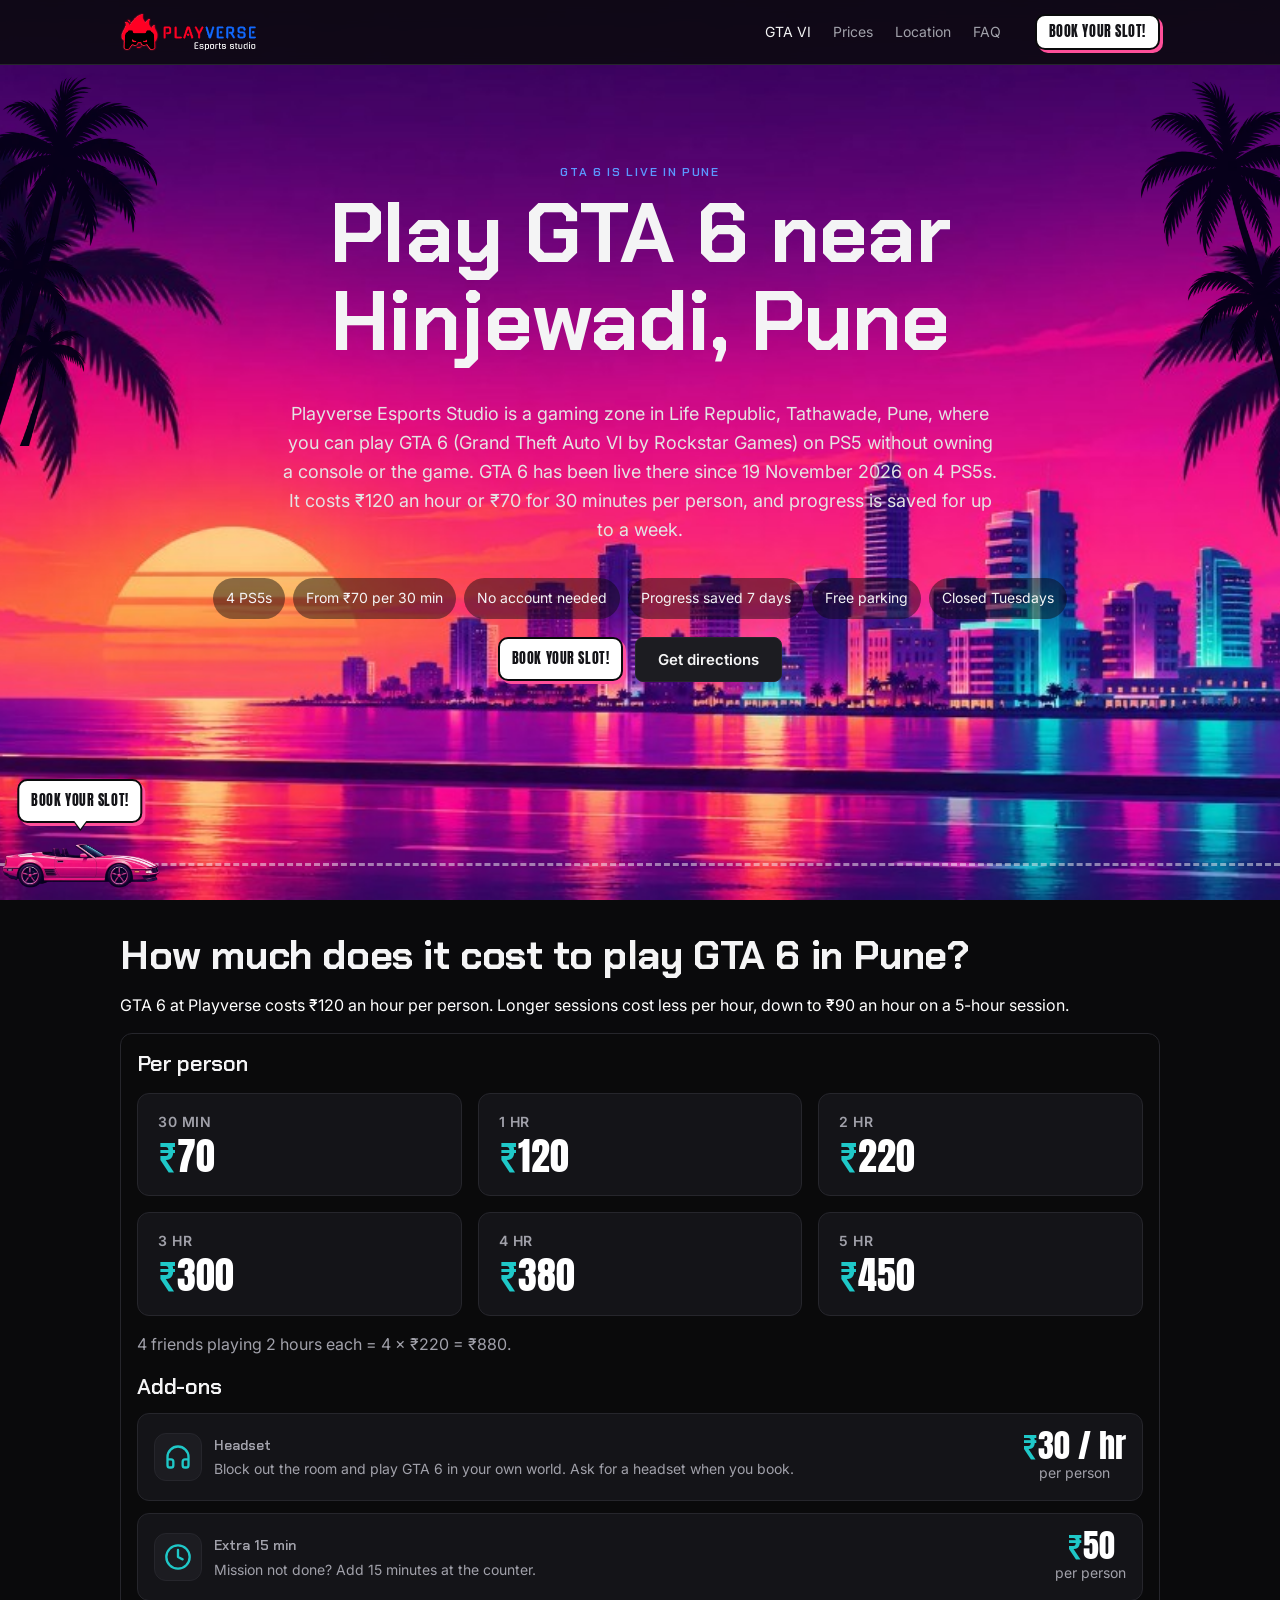
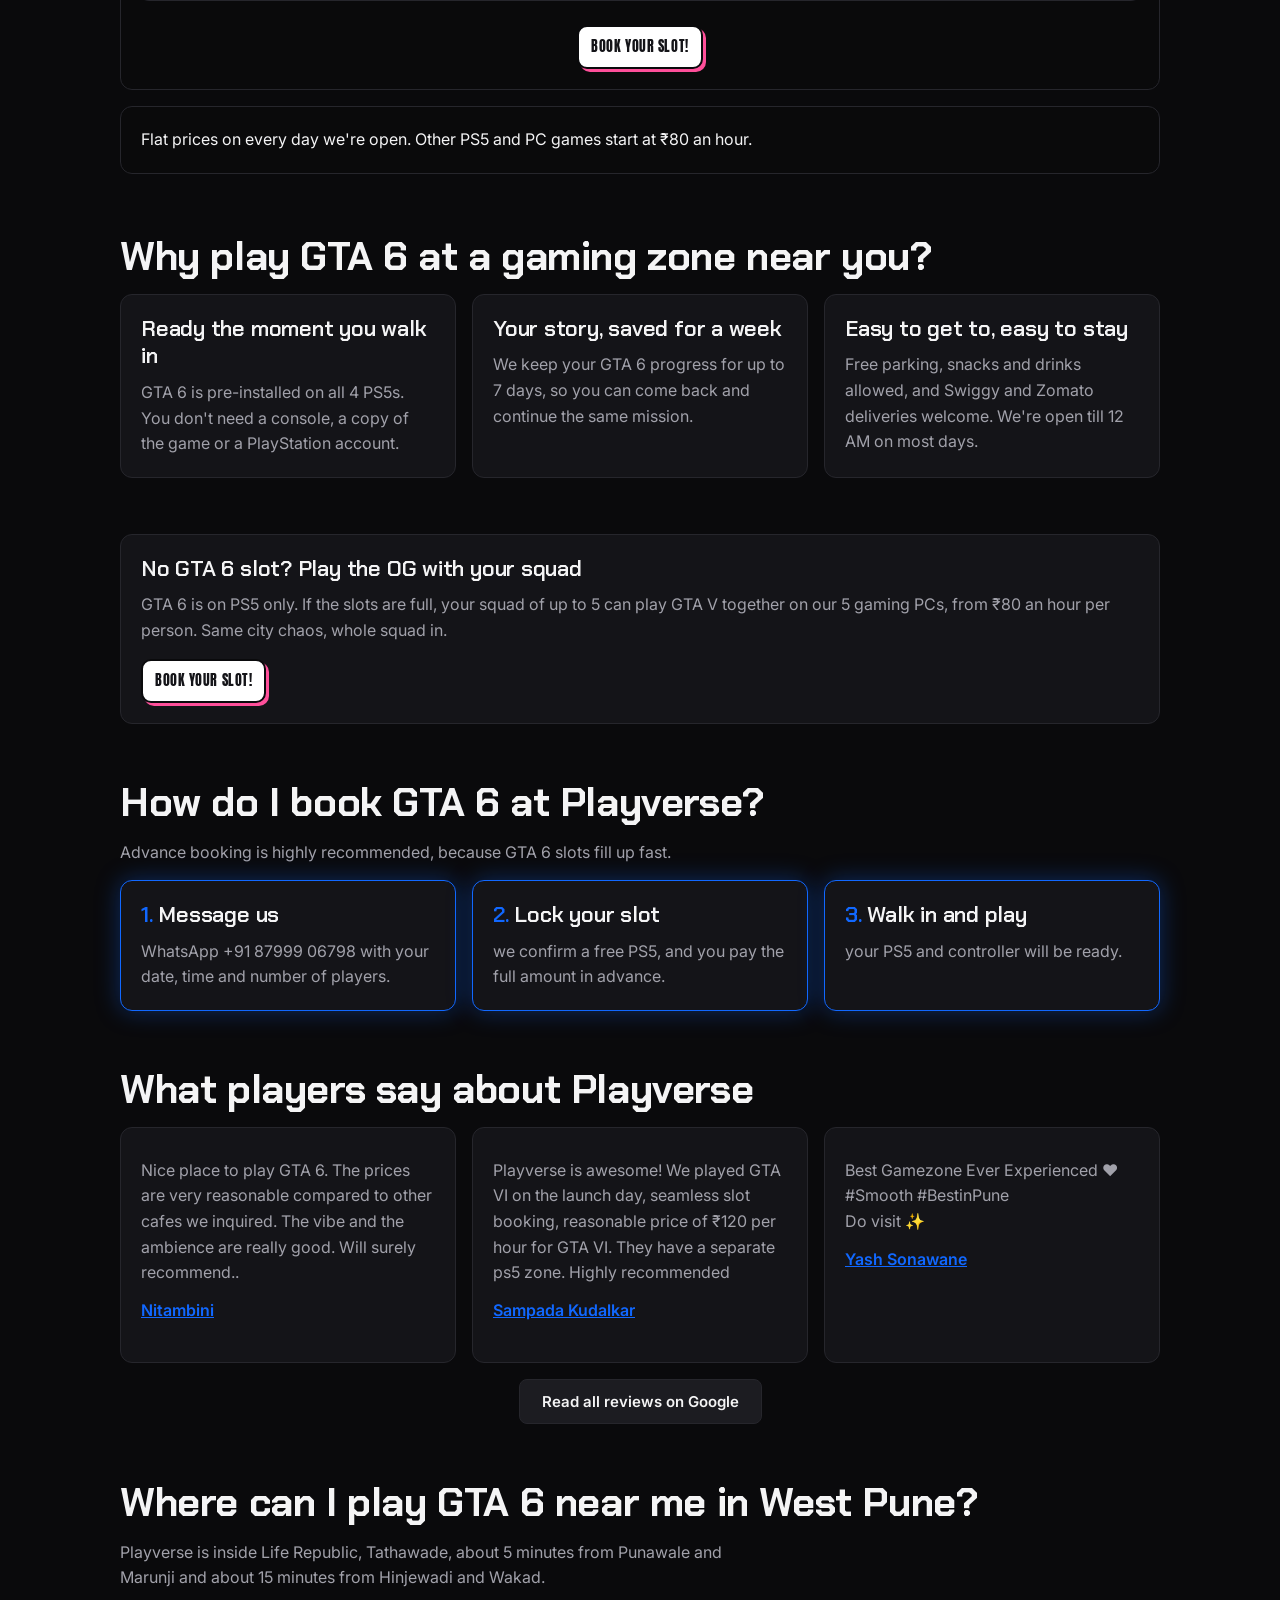
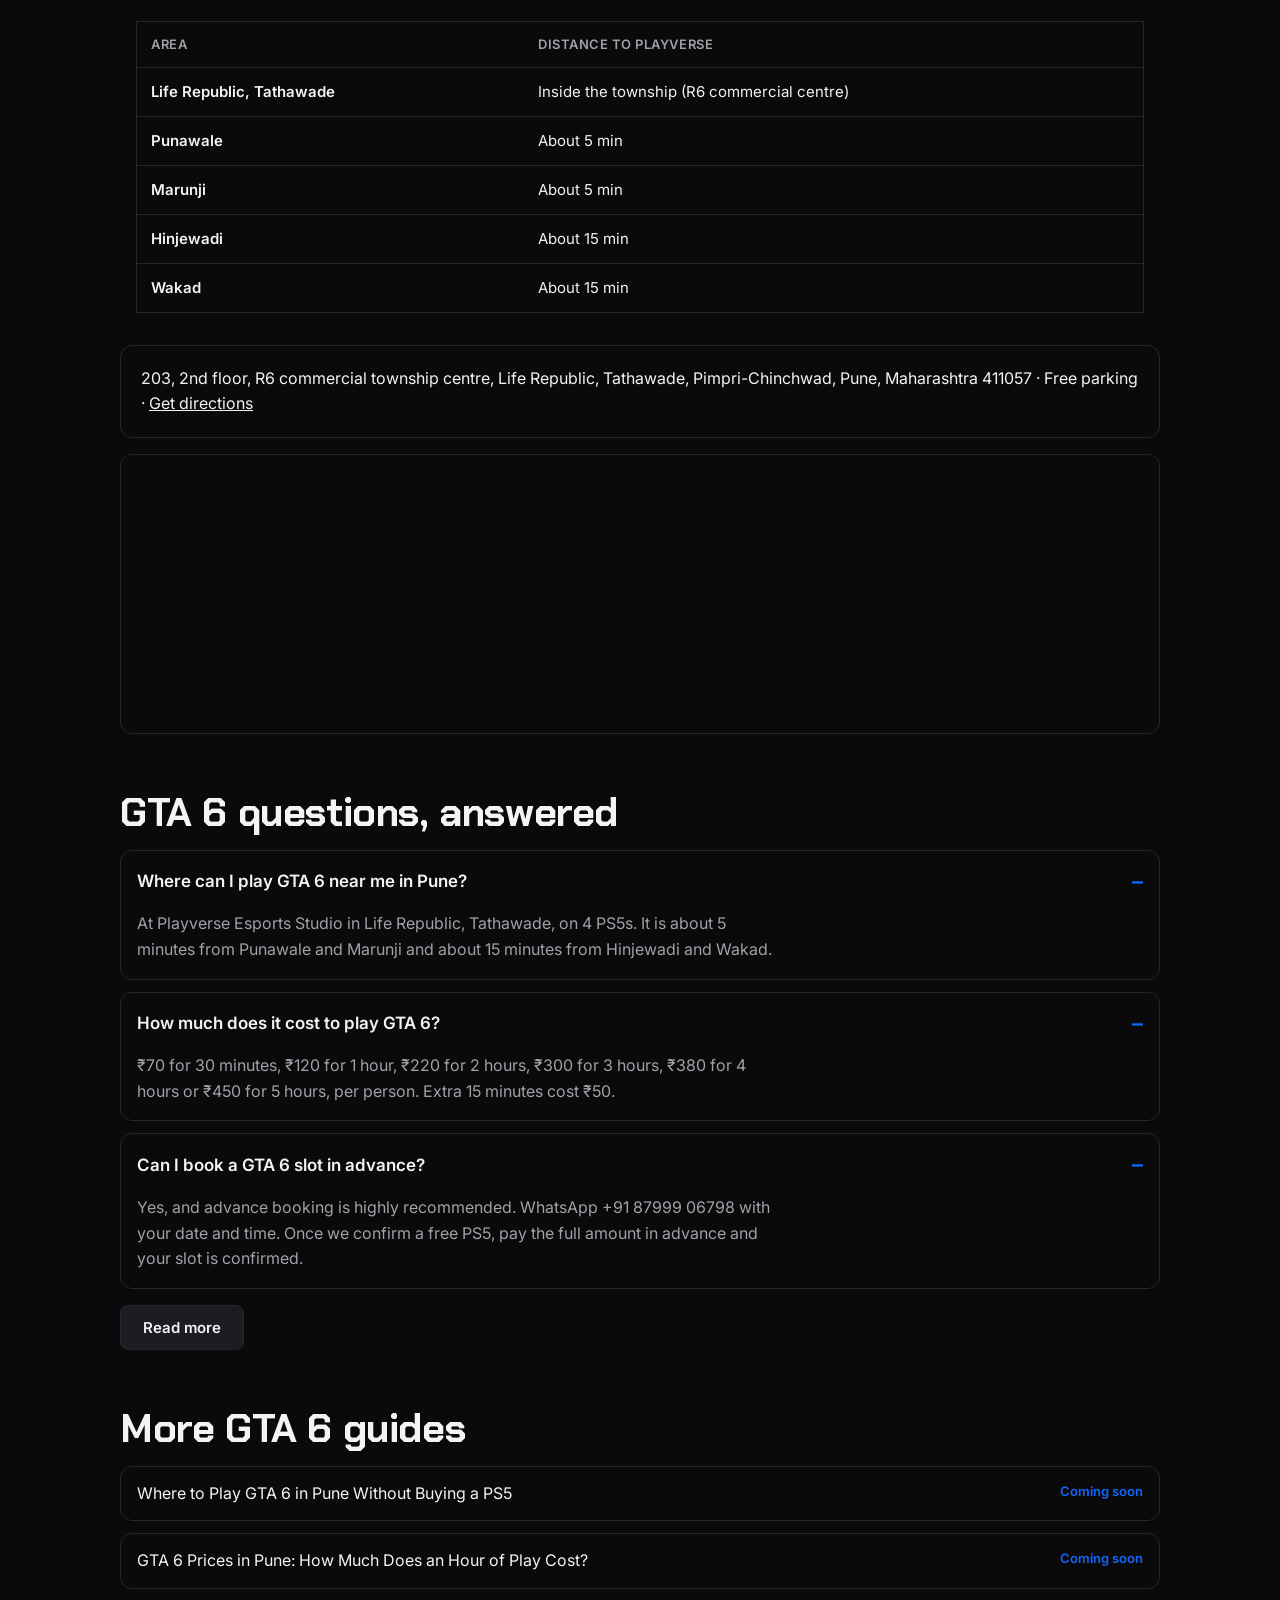
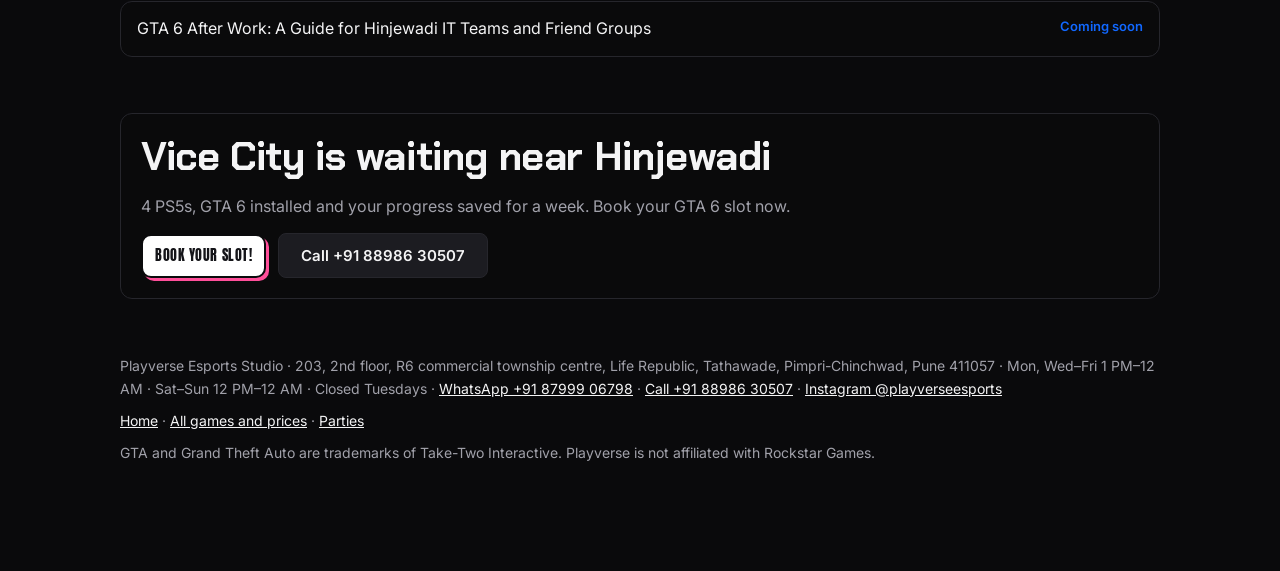
<file: new-site/gta-6-hinjewadi-pune/index.html>
<!doctype html>
<html lang="en-IN">
<head>
  <meta charset="utf-8">
  <meta name="viewport" content="width=device-width, initial-scale=1">
  <title>Play GTA 6 near Hinjewadi, Pune | PS5 from ₹70 | Playverse</title>
  <meta name="description" content="GTA 6 is live on 4 PS5s at Playverse, Life Republic, Tathawade: 5 min from Punawale and Marunji, 15 min from Hinjewadi. No copy or account needed. From ₹70.">
  <link rel="canonical" href="https://www.playverseesports.in/gta-6-hinjewadi-pune/">
  <meta property="og:type" content="website">
  <meta property="og:title" content="Play GTA 6 near Hinjewadi, Pune | PS5 from ₹70 | Playverse">
  <meta property="og:description" content="GTA 6 is live on 4 PS5s at Playverse, Life Republic, Tathawade: 5 min from Punawale and Marunji, 15 min from Hinjewadi. No copy or account needed. From ₹70.">
  <meta property="og:url" content="https://www.playverseesports.in/gta-6-hinjewadi-pune/">
  <meta property="og:image" content="https://www.playverseesports.in/gta-6-hinjewadi-pune/images/sunset-landscape.webp">
  <meta name="theme-color" content="#0A0A0C">
  <link rel="preconnect" href="https://fonts.googleapis.com">
  <link rel="preconnect" href="https://fonts.gstatic.com" crossorigin>
  <link href="https://fonts.googleapis.com/css2?family=Anton&family=Chakra+Petch:wght@500;600;700&family=Inter:wght@400;500;600&display=swap" rel="stylesheet">
  <link rel="stylesheet" href="gta.css">
  <script type="application/ld+json">
  {
    "@context": "https://schema.org",
    "@graph": [
      {
        "@type": "WebPage",
        "@id": "https://www.playverseesports.in/gta-6-hinjewadi-pune/#webpage",
        "url": "https://www.playverseesports.in/gta-6-hinjewadi-pune/",
        "name": "Play GTA 6 near Hinjewadi, Pune",
        "description": "GTA 6 is live on 4 PS5s at Playverse, Life Republic, Tathawade: 5 min from Punawale and Marunji, 15 min from Hinjewadi. No copy or account needed. From ₹70.",
        "inLanguage": "en-IN",
        "dateModified": "2026-11-21",
        "about": { "@type": "VideoGame", "name": "Grand Theft Auto VI", "alternateName": "GTA 6" },
        "mainEntity": { "@id": "https://www.playverseesports.in/#business" },
        "provider": { "@id": "https://www.playverseesports.in/#business" },
        "isPartOf": { "@id": "https://www.playverseesports.in/#website" },
        "breadcrumb": { "@id": "https://www.playverseesports.in/gta-6-hinjewadi-pune/#breadcrumb" },
        "primaryImageOfPage": {
          "@type": "ImageObject",
          "url": "https://www.playverseesports.in/gta-6-hinjewadi-pune/images/sunset-landscape.webp"
        }
      },
      {
        "@type": "BreadcrumbList",
        "@id": "https://www.playverseesports.in/gta-6-hinjewadi-pune/#breadcrumb",
        "itemListElement": [
          {
            "@type": "ListItem",
            "position": 1,
            "name": "Home",
            "item": "https://www.playverseesports.in/"
          },
          {
            "@type": "ListItem",
            "position": 2,
            "name": "GTA 6 in Hinjewadi, Pune",
            "item": "https://www.playverseesports.in/gta-6-hinjewadi-pune/"
          }
        ]
      },
      {
        "@type": "EntertainmentBusiness",
        "@id": "https://www.playverseesports.in/#business",
        "name": "Playverse Esports Studio",
        "url": "https://www.playverseesports.in/",
        "telephone": ["+91 87999 06798", "+91 88986 30507"],
        "sameAs": [
          "https://www.instagram.com/playverseesports/",
          "https://share.google/kca95g4atwMwxrsyq"
        ],
        "address": {
          "@type": "PostalAddress",
          "streetAddress": "203, 2nd floor, R6 commercial township centre, Life Republic, Tathawade, Pimpri-Chinchwad",
          "addressLocality": "Pune",
          "addressRegion": "Maharashtra",
          "postalCode": "411057",
          "addressCountry": "IN"
        },
        "openingHoursSpecification": [
          {
            "@type": "OpeningHoursSpecification",
            "dayOfWeek": ["Monday", "Wednesday", "Thursday", "Friday"],
            "opens": "13:00",
            "closes": "00:00"
          },
          {
            "@type": "OpeningHoursSpecification",
            "dayOfWeek": ["Saturday", "Sunday"],
            "opens": "12:00",
            "closes": "00:00"
          }
        ]
      },
      {
        "@type": "FAQPage",
        "@id": "https://www.playverseesports.in/gta-6-hinjewadi-pune/#faq",
        "mainEntity": [
          {
            "@type": "Question",
            "name": "Where can I play GTA 6 near me in Pune?",
            "acceptedAnswer": { "@type": "Answer", "text": "At Playverse Esports Studio in Life Republic, Tathawade, on 4 PS5s. It is about 5 minutes from Punawale and Marunji and about 15 minutes from Hinjewadi and Wakad." }
          },
          {
            "@type": "Question",
            "name": "How much does it cost to play GTA 6?",
            "acceptedAnswer": { "@type": "Answer", "text": "₹70 for 30 minutes, ₹120 for 1 hour, ₹220 for 2 hours, ₹300 for 3 hours, ₹380 for 4 hours or ₹450 for 5 hours, per person. Extra 15 minutes cost ₹50." }
          },
          {
            "@type": "Question",
            "name": "Can I book a GTA 6 slot in advance?",
            "acceptedAnswer": { "@type": "Answer", "text": "Yes, and advance booking is highly recommended. WhatsApp +91 87999 06798 with your date and time. Once we confirm a free PS5, pay the full amount in advance and your slot is confirmed." }
          },
          {
            "@type": "Question",
            "name": "Can I play GTA 6 in Hinjewadi?",
            "acceptedAnswer": { "@type": "Answer", "text": "Yes. Playverse is about 15 minutes from Hinjewadi, and GTA 6 costs ₹120 an hour per person." }
          },
          {
            "@type": "Question",
            "name": "Is there a place to play GTA 6 in Tathawade or Life Republic?",
            "acceptedAnswer": { "@type": "Answer", "text": "Yes. Playverse is inside Life Republic, Tathawade, at 203, 2nd floor, R6 commercial township centre." }
          },
          {
            "@type": "Question",
            "name": "Can I play GTA 6 near Punawale or Marunji?",
            "acceptedAnswer": { "@type": "Answer", "text": "Yes. Playverse is about 5 minutes from both Punawale and Marunji." }
          },
          {
            "@type": "Question",
            "name": "Do I need my own GTA 6 copy or PlayStation account?",
            "acceptedAnswer": { "@type": "Answer", "text": "No. GTA 6 is already installed on our PS5s, so just come in and play." }
          },
          {
            "@type": "Question",
            "name": "Will my GTA 6 progress be saved?",
            "acceptedAnswer": { "@type": "Answer", "text": "Yes, for up to a week." }
          },
          {
            "@type": "Question",
            "name": "Can I play GTA 6 on PC at Playverse?",
            "acceptedAnswer": { "@type": "Answer", "text": "No. GTA 6 is on PS5 only. If you want GTA on PC, a squad of up to 5 can play GTA V together on our 5 gaming PCs." }
          },
          {
            "@type": "Question",
            "name": "What if all the GTA 6 slots are full?",
            "acceptedAnswer": { "@type": "Answer", "text": "Play the OG game instead. A squad of up to 5 can play GTA V together on our 5 gaming PCs, from ₹80 an hour per person." }
          },
          {
            "@type": "Question",
            "name": "Is Playverse a gaming cafe near Hinjewadi?",
            "acceptedAnswer": { "@type": "Answer", "text": "Yes. Playverse is a gaming cafe and gaming zone about 15 minutes from Hinjewadi, with 4 PS5s and 5 gaming PCs." }
          },
          {
            "@type": "Question",
            "name": "What are your timings?",
            "acceptedAnswer": { "@type": "Answer", "text": "Mon, Wed, Thu and Fri 1 PM to 12 AM, and Sat and Sun 12 PM to 12 AM. We're closed on Tuesdays." }
          },
          {
            "@type": "Question",
            "name": "Is parking free?",
            "acceptedAnswer": { "@type": "Answer", "text": "Yes, parking is free." }
          }
        ]
      }
    ]
  }
  </script>
</head>
<body>
  <div class="sky">
    <picture class="sky-day">
      <source media="(min-width: 768px)" srcset="images/sunset-landscape.webp" width="1024" height="576">
      <img src="images/sunset-portrait.webp" width="576" height="1024" alt="Vice City-style sunset over a PS5 setup at Playverse gaming zone, Life Republic, Tathawade, Pune" fetchpriority="high">
    </picture>
    <div class="sky-night" aria-hidden="true"></div>
    <div class="sky-navy" aria-hidden="true"></div>
    <div class="sky-lights" aria-hidden="true"></div>
    <div class="sky-stars" aria-hidden="true"></div>
  </div>
  <img class="palm palm-l" data-src="images/palms-left.webp" width="500" height="667" alt="" aria-hidden="true">
  <img class="palm palm-r" data-src="images/palms-right.webp" width="500" height="667" alt="" aria-hidden="true">

  <div class="road road-v" aria-hidden="true"></div>
  <div class="car car-top">
    <img src="images/car-top.webp" width="190" height="305" alt="">
    <a class="car-bubble" href="https://wa.me/918799906798?text=Hi%20Playverse%2C%20I%27d%20like%20to%20book%20GTA%206.%20Date%2C%20time%20and%20players%3A%20" aria-label="Book your GTA 6 slot on WhatsApp"><span class="bubble-float">Book your slot!</span></a>
  </div>
  <div class="road road-h" aria-hidden="true"><span class="driven"></span><span class="dash"></span></div>
  <div class="car car-side">
    <div class="car-bob"><img data-src="images/car-side.webp" width="580" height="236" alt=""></div>
    <span class="park-sign" aria-hidden="true">P</span>
    <a class="car-bubble" href="https://wa.me/918799906798?text=Hi%20Playverse%2C%20I%27d%20like%20to%20book%20GTA%206.%20Date%2C%20time%20and%20players%3A%20" aria-label="Book your GTA 6 slot on WhatsApp"><span class="bubble-float">Book your slot!</span></a>
  </div>

  <nav class="nav" aria-label="Primary">
    <div class="wrap nav-wrap">
      <a class="logo" href="https://www.playverseesports.in/"><img src="../images/logo.png" width="265" height="78" alt="Playverse Esports Studio"></a>
      <details class="nav-menu">
        <summary class="btn btn-ghost btn-sm">Menu</summary>
      </details>
      <div class="links">
        <a href="#hero" aria-current="page">GTA VI</a>
        <a href="#prices">Prices</a>
        <a href="https://www.playverseesports.in/#location">Location</a>
        <a href="#faq">FAQ</a>
      </div>
      <a class="btn btn-bubble btn-sm nav-wa" href="https://wa.me/918799906798?text=Hi%20Playverse%2C%20I%27d%20like%20to%20book%20GTA%206.%20Date%2C%20time%20and%20players%3A%20">Book your slot!</a>
    </div>
  </nav>

  <main>
    <section class="hero" id="hero">
      <div class="wrap">
        <div class="hero-copy">
          <p class="eyebrow">GTA 6 is live in Pune</p>
          <h1>Play GTA 6 near Hinjewadi, Pune</h1>
          <p class="sub">Playverse Esports Studio is a gaming zone in Life Republic, Tathawade, Pune, where you can play GTA 6 (Grand Theft Auto VI by Rockstar Games) on PS5 without owning a console or the game. GTA 6 has been live there since 19 November 2026 on 4 PS5s. It costs ₹120 an hour or ₹70 for 30 minutes per person, and progress is saved for up to a week.</p>
          <ul class="facts">
            <li>4 PS5s</li>
            <li>From ₹70 per 30 min</li>
            <li>No account needed</li>
            <li>Progress saved 7 days</li>
            <li>Free parking</li>
            <li>Closed Tuesdays</li>
          </ul>
          <div class="row">
            <a class="btn btn-bubble" href="https://wa.me/918799906798?text=Hi%20Playverse%2C%20I%27d%20like%20to%20book%20GTA%206.%20Date%2C%20time%20and%20players%3A%20">Book your slot!</a>
            <a class="btn btn-ghost" href="https://share.google/kca95g4atwMwxrsyq">Get directions</a>
          </div>
        </div>
      </div>
    </section>

    <section class="block" id="prices">
      <div class="wrap">
        <h2>How much does it cost to play GTA 6 in Pune?</h2>
        <p class="intro">GTA 6 at Playverse costs ₹120 an hour per person. Longer sessions cost less per hour, down to ₹90 an hour on a 5-hour session.</p>
        <div class="price-board">
          <h3>Per person</h3>
          <ul class="prices">
            <li><span class="dur">30 min</span><span class="amt"><b>₹</b>70</span></li>
            <li><span class="dur">1 hr</span><span class="amt"><b>₹</b>120</span></li>
            <li><span class="dur">2 hr</span><span class="amt"><b>₹</b>220</span></li>
            <li><span class="dur">3 hr</span><span class="amt"><b>₹</b>300</span></li>
            <li><span class="dur">4 hr</span><span class="amt"><b>₹</b>380</span></li>
            <li><span class="dur">5 hr</span><span class="amt"><b>₹</b>450</span></li>
          </ul>
          <p class="group-ex">4 friends playing 2 hours each = 4 × ₹220 = ₹880.</p>
          <div class="addons">
            <h3>Add-ons</h3>
            <div class="addon-grid">
              <article class="addon-card">
                <span class="addon-icon" aria-hidden="true">
                  <svg xmlns="http://www.w3.org/2000/svg" width="28" height="28" viewBox="0 0 24 24" fill="none" stroke="#1FC8C8" stroke-width="2" stroke-linecap="round" stroke-linejoin="round"><path d="M3 14h3a2 2 0 0 1 2 2v3a2 2 0 0 1-2 2H5a2 2 0 0 1-2-2v-7a9 9 0 0 1 18 0v7a2 2 0 0 1-2 2h-1a2 2 0 0 1-2-2v-3a2 2 0 0 1 2-2h3"/></svg>
                </span>
                <div class="addon-copy">
                  <p class="addon-title">Headset</p>
                  <p>Block out the room and play GTA 6 in your own world. Ask for a headset when you book.</p>
                </div>
                <div class="addon-price">
                  <span class="amt"><b>₹</b>30 / hr</span>
                  <span class="per">per person</span>
                </div>
              </article>
              <article class="addon-card">
                <span class="addon-icon" aria-hidden="true">
                  <svg xmlns="http://www.w3.org/2000/svg" width="28" height="28" viewBox="0 0 24 24" fill="none" stroke="#1FC8C8" stroke-width="2" stroke-linecap="round" stroke-linejoin="round"><circle cx="12" cy="12" r="10"/><polyline points="12 6 12 12 16 14"/></svg>
                </span>
                <div class="addon-copy">
                  <p class="addon-title">Extra 15 min</p>
                  <p>Mission not done? Add 15 minutes at the counter.</p>
                </div>
                <div class="addon-price">
                  <span class="amt"><b>₹</b>50</span>
                  <span class="per">per person</span>
                </div>
              </article>
            </div>
          </div>
          <p class="price-cta"><a class="btn btn-bubble" href="https://wa.me/918799906798?text=Hi%20Playverse%2C%20I%27d%20like%20to%20book%20GTA%206.%20Date%2C%20time%20and%20players%3A%20">Book your slot!</a></p>
        </div>
        <p class="note sheet">Flat prices on every day we're open. Other PS5 and PC games start at ₹80 an hour.</p>
      </div>
    </section>

    <section class="block" id="why">
      <div class="wrap">
        <h2>Why play GTA 6 at a gaming zone near you?</h2>
        <div class="grid three">
          <article class="card why-card">
            <h3>Ready the moment you walk in</h3>
            <p>GTA 6 is pre-installed on all 4 PS5s. You don't need a console, a copy of the game or a PlayStation account.</p>
          </article>
          <article class="card why-card">
            <h3>Your story, saved for a week</h3>
            <p>We keep your GTA 6 progress for up to 7 days, so you can come back and continue the same mission.</p>
          </article>
          <article class="card why-card">
            <h3>Easy to get to, easy to stay</h3>
            <p>Free parking, snacks and drinks allowed, and Swiggy and Zomato deliveries welcome. We're open till 12 AM on most days.</p>
          </article>
        </div>
      </div>
    </section>

    <section class="block" id="bonus">
      <div class="wrap">
        <article class="card bonus">
          <h3>No GTA 6 slot? Play the OG with your squad</h3>
          <p>GTA 6 is on PS5 only. If the slots are full, your squad of up to 5 can play GTA V together on our 5 gaming PCs, from ₹80 an hour per person. Same city chaos, whole squad in.</p>
          <div class="row" style="margin-top:16px">
            <a class="btn btn-bubble" href="https://wa.me/918799906798?text=Hi%20Playverse%2C%20I%27d%20like%20to%20book%20GTA%20V%20on%20PC%20for%20my%20squad.">Book your slot!</a>
          </div>
        </article>
      </div>
    </section>

    <section class="block" id="how">
      <div class="wrap">
        <h2>How do I book GTA 6 at Playverse?</h2>
        <p class="intro">Advance booking is highly recommended, because GTA 6 slots fill up fast.</p>
        <ol class="how-list">
          <li class="card step"><h3>Message us</h3><p>WhatsApp +91 87999 06798 with your date, time and number of players.</p></li>
          <li class="card step"><h3>Lock your slot</h3><p>we confirm a free PS5, and you pay the full amount in advance.</p></li>
          <li class="card step"><h3>Walk in and play</h3><p>your PS5 and controller will be ready.</p></li>
        </ol>
      </div>
    </section>

    <section class="block" id="reviews">
      <div class="wrap">
        <h2>What players say about Playverse</h2>
        <div class="grid reviews">
          <article class="card review">
            <blockquote><p>Nice place to play GTA 6. The prices are very reasonable compared to other cafes we inquired. The vibe and the ambience are really good. Will surely recommend..</p></blockquote>
            <a class="reviewer" href="https://maps.app.goo.gl/bAcFFK1sd4bswsKW7">Nitambini</a>
          </article>
          <article class="card review">
            <blockquote><p>Playverse is awesome! We played GTA VI on the launch day, seamless slot booking, reasonable price of ₹120 per hour for GTA VI. They have a separate ps5 zone. Highly recommended</p></blockquote>
            <a class="reviewer" href="https://maps.app.goo.gl/cmCD3J7RvFoobJwx5">Sampada Kudalkar</a>
          </article>
          <article class="card review">
            <blockquote><p>Best Gamezone Ever Experienced ❤️<br>#Smooth #BestinPune<br>Do visit ✨</p></blockquote>
            <a class="reviewer" href="https://maps.app.goo.gl/N6AUjNxTw5xvgmrp6">Yash Sonawane</a>
          </article>
        </div>
        <p class="reviews-cta"><a class="btn btn-ghost" href="https://share.google/kca95g4atwMwxrsyq">Read all reviews on Google</a></p>
      </div>
    </section>

    <section class="block" id="near">
      <div class="wrap">
        <h2>Where can I play GTA 6 near me in West Pune?</h2>
        <p class="intro">Playverse is inside Life Republic, Tathawade, about 5 minutes from Punawale and Marunji and about 15 minutes from Hinjewadi and Wakad.</p>
        <div class="price-table-wrap">
          <table class="area-table">
            <caption>Distance to Playverse from nearby areas</caption>
            <thead>
              <tr>
                <th scope="col">Area</th>
                <th scope="col">Distance to Playverse</th>
              </tr>
            </thead>
            <tbody>
              <tr><th scope="row">Life Republic, Tathawade</th><td>Inside the township (R6 commercial centre)</td></tr>
              <tr><th scope="row">Punawale</th><td>About 5 min</td></tr>
              <tr><th scope="row">Marunji</th><td>About 5 min</td></tr>
              <tr><th scope="row">Hinjewadi</th><td>About 15 min</td></tr>
              <tr><th scope="row">Wakad</th><td>About 15 min</td></tr>
            </tbody>
          </table>
        </div>
        <p class="address sheet">203, 2nd floor, R6 commercial township centre, Life Republic, Tathawade, Pimpri-Chinchwad, Pune, Maharashtra 411057 · Free parking · <a href="https://share.google/kca95g4atwMwxrsyq">Get directions</a></p>
        <iframe class="map" title="Map of Playverse Esports Studio, Life Republic, Tathawade" loading="lazy" referrerpolicy="no-referrer-when-downgrade" src="https://maps.google.com/maps?q=Playverse%20Esports%20Studio%2C%20Life%20Republic%2C%20Tathawade%2C%20Pune&z=16&output=embed"></iframe>
      </div>
    </section>

    <section class="block" id="faq">
      <div class="wrap">
        <h2>GTA 6 questions, answered</h2>
        <div class="faq-list">
          <details class="faq-item" open>
            <summary>Where can I play GTA 6 near me in Pune?</summary>
            <p>At Playverse Esports Studio in Life Republic, Tathawade, on 4 PS5s. It is about 5 minutes from Punawale and Marunji and about 15 minutes from Hinjewadi and Wakad.</p>
          </details>
          <details class="faq-item" open>
            <summary>How much does it cost to play GTA 6?</summary>
            <p>₹70 for 30 minutes, ₹120 for 1 hour, ₹220 for 2 hours, ₹300 for 3 hours, ₹380 for 4 hours or ₹450 for 5 hours, per person. Extra 15 minutes cost ₹50.</p>
          </details>
          <details class="faq-item" open>
            <summary>Can I book a GTA 6 slot in advance?</summary>
            <p>Yes, and advance booking is highly recommended. WhatsApp +91 87999 06798 with your date and time. Once we confirm a free PS5, pay the full amount in advance and your slot is confirmed.</p>
          </details>
          <details class="more-faq">
            <summary class="btn btn-ghost">Read more</summary>
            <div class="faq-list">
              <details class="faq-item">
                <summary>Can I play GTA 6 in Hinjewadi?</summary>
                <p>Yes. Playverse is about 15 minutes from Hinjewadi, and GTA 6 costs ₹120 an hour per person.</p>
              </details>
              <details class="faq-item">
                <summary>Is there a place to play GTA 6 in Tathawade or Life Republic?</summary>
                <p>Yes. Playverse is inside Life Republic, Tathawade, at 203, 2nd floor, R6 commercial township centre.</p>
              </details>
              <details class="faq-item">
                <summary>Can I play GTA 6 near Punawale or Marunji?</summary>
                <p>Yes. Playverse is about 5 minutes from both Punawale and Marunji.</p>
              </details>
              <details class="faq-item">
                <summary>Do I need my own GTA 6 copy or PlayStation account?</summary>
                <p>No. GTA 6 is already installed on our PS5s, so just come in and play.</p>
              </details>
              <details class="faq-item">
                <summary>Will my GTA 6 progress be saved?</summary>
                <p>Yes, for up to a week.</p>
              </details>
              <details class="faq-item">
                <summary>Can I play GTA 6 on PC at Playverse?</summary>
                <p>No. GTA 6 is on PS5 only. If you want GTA on PC, a squad of up to 5 can play GTA V together on our 5 gaming PCs.</p>
              </details>
              <details class="faq-item">
                <summary>What if all the GTA 6 slots are full?</summary>
                <p>Play the OG game instead. A squad of up to 5 can play GTA V together on our 5 gaming PCs, from ₹80 an hour per person.</p>
              </details>
              <details class="faq-item">
                <summary>Is Playverse a gaming cafe near Hinjewadi?</summary>
                <p>Yes. Playverse is a gaming cafe and gaming zone about 15 minutes from Hinjewadi, with 4 PS5s and 5 gaming PCs.</p>
              </details>
              <details class="faq-item">
                <summary>What are your timings?</summary>
                <p>Mon, Wed, Thu and Fri 1 PM to 12 AM, and Sat and Sun 12 PM to 12 AM. We're closed on Tuesdays.</p>
              </details>
              <details class="faq-item">
                <summary>Is parking free?</summary>
                <p>Yes, parking is free.</p>
              </details>
            </div>
          </details>
        </div>
      </div>
    </section>

    <section class="block" id="guides">
      <div class="wrap">
        <h2>More GTA 6 guides</h2>
        <ul class="soon">
          <li>Where to Play GTA 6 in Pune Without Buying a PS5 <span>Coming soon</span></li>
          <li>GTA 6 Prices in Pune: How Much Does an Hour of Play Cost? <span>Coming soon</span></li>
          <li>GTA 6 After Work: A Guide for Hinjewadi IT Teams and Friend Groups <span>Coming soon</span></li>
        </ul>
      </div>
    </section>

    <section class="block" id="final">
      <div class="wrap">
        <div class="panel">
          <h2>Vice City is waiting near Hinjewadi</h2>
          <p class="intro" style="margin-top:12px">4 PS5s, GTA 6 installed and your progress saved for a week. Book your GTA 6 slot now.</p>
          <div class="row">
            <a class="btn btn-bubble" href="https://wa.me/918799906798?text=Hi%20Playverse%2C%20I%27d%20like%20to%20book%20GTA%206.%20Date%2C%20time%20and%20players%3A%20">Book your slot!</a>
            <a class="btn btn-ghost" href="tel:+918898630507">Call +91 88986 30507</a>
          </div>
        </div>
      </div>
    </section>
  </main>

  <footer class="site-footer">
    <div class="wrap">
      <p>Playverse Esports Studio · 203, 2nd floor, R6 commercial township centre, Life Republic, Tathawade, Pimpri-Chinchwad, Pune 411057 · Mon, Wed–Fri 1 PM–12 AM · Sat–Sun 12 PM–12 AM · Closed Tuesdays · <a href="https://wa.me/918799906798?text=Hi%20Playverse%2C%20I%27d%20like%20to%20book%20GTA%206.%20Date%2C%20time%20and%20players%3A%20">WhatsApp +91 87999 06798</a> · <a href="tel:+918898630507">Call +91 88986 30507</a> · <a href="https://www.instagram.com/playverseesports/">Instagram @playverseesports</a></p>
      <p><a href="../">Home</a> · <a href="../#prices">All games and prices</a> · <a href="../#parties">Parties</a></p>
      <p class="legal">GTA and Grand Theft Auto are trademarks of Take-Two Interactive. Playverse is not affiliated with Rockstar Games.</p>
    </div>
  </footer>

  <a class="fab" href="https://wa.me/918799906798?text=Hi%20Playverse%2C%20I%27d%20like%20to%20book%20GTA%206.%20Date%2C%20time%20and%20players%3A%20" aria-label="Chat on WhatsApp">
    <svg viewBox="0 0 24 24" aria-hidden="true"><path d="M12 2a10 10 0 0 0-8.6 15.1L2 22l5-1.3A10 10 0 1 0 12 2Zm5.3 14.1c-.2.6-1.3 1.2-1.8 1.2-.5.1-1 .2-3.4-.7-2.8-1.1-4.6-4-4.8-4.2-.1-.2-1.1-1.5-1.1-2.9s.7-2 1-2.3c.2-.3.5-.3.7-.3h.5c.2 0 .4 0 .6.5l.9 2.1c.1.2.1.4 0 .5l-.3.5-.4.4c-.1.2-.3.3-.1.6.2.3.8 1.3 1.7 2.1 1.2 1 2.1 1.3 2.4 1.5.3.1.5.1.6-.1l.9-1.1c.2-.3.4-.2.6-.1l2 1c.3.1.5.2.5.3.1.2.1.7-.1 1.3Z"/></svg>
  </a>
  <script src="gta.js"></script>
</body>
</html>
</file>
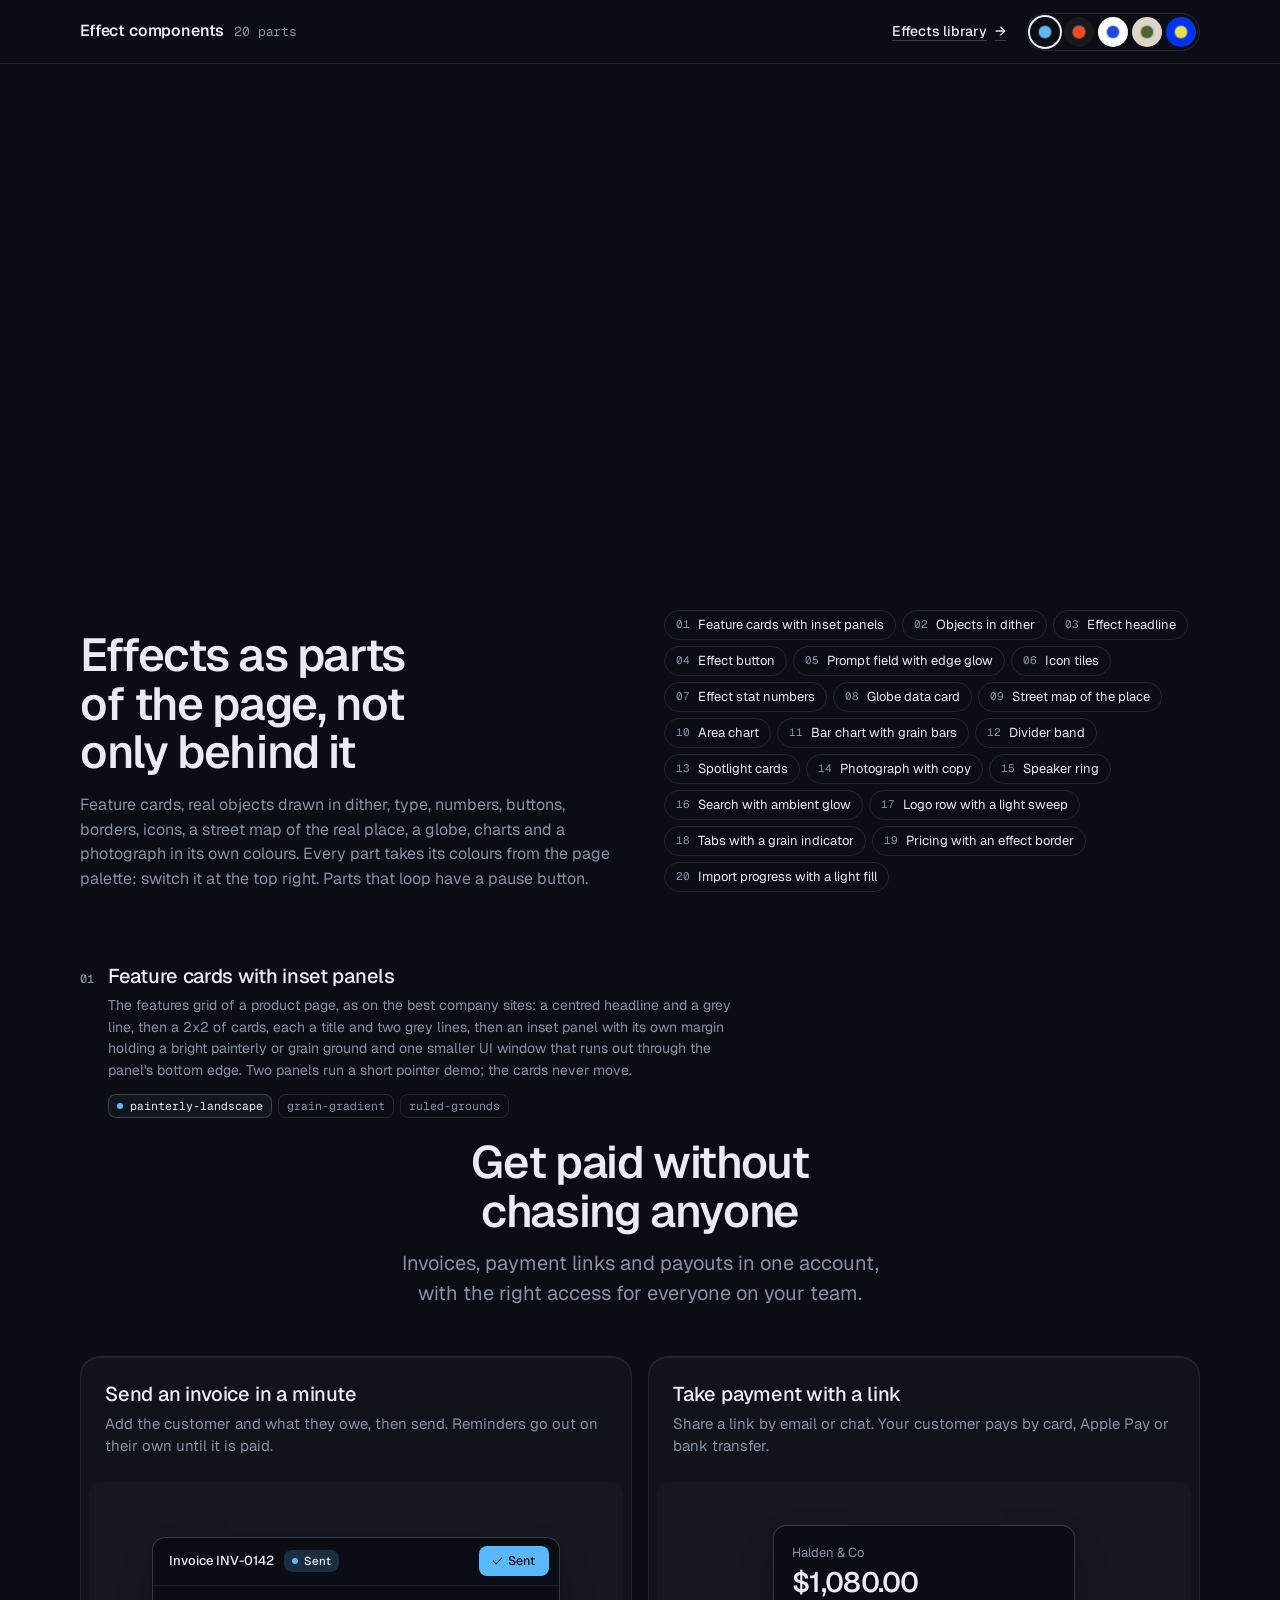
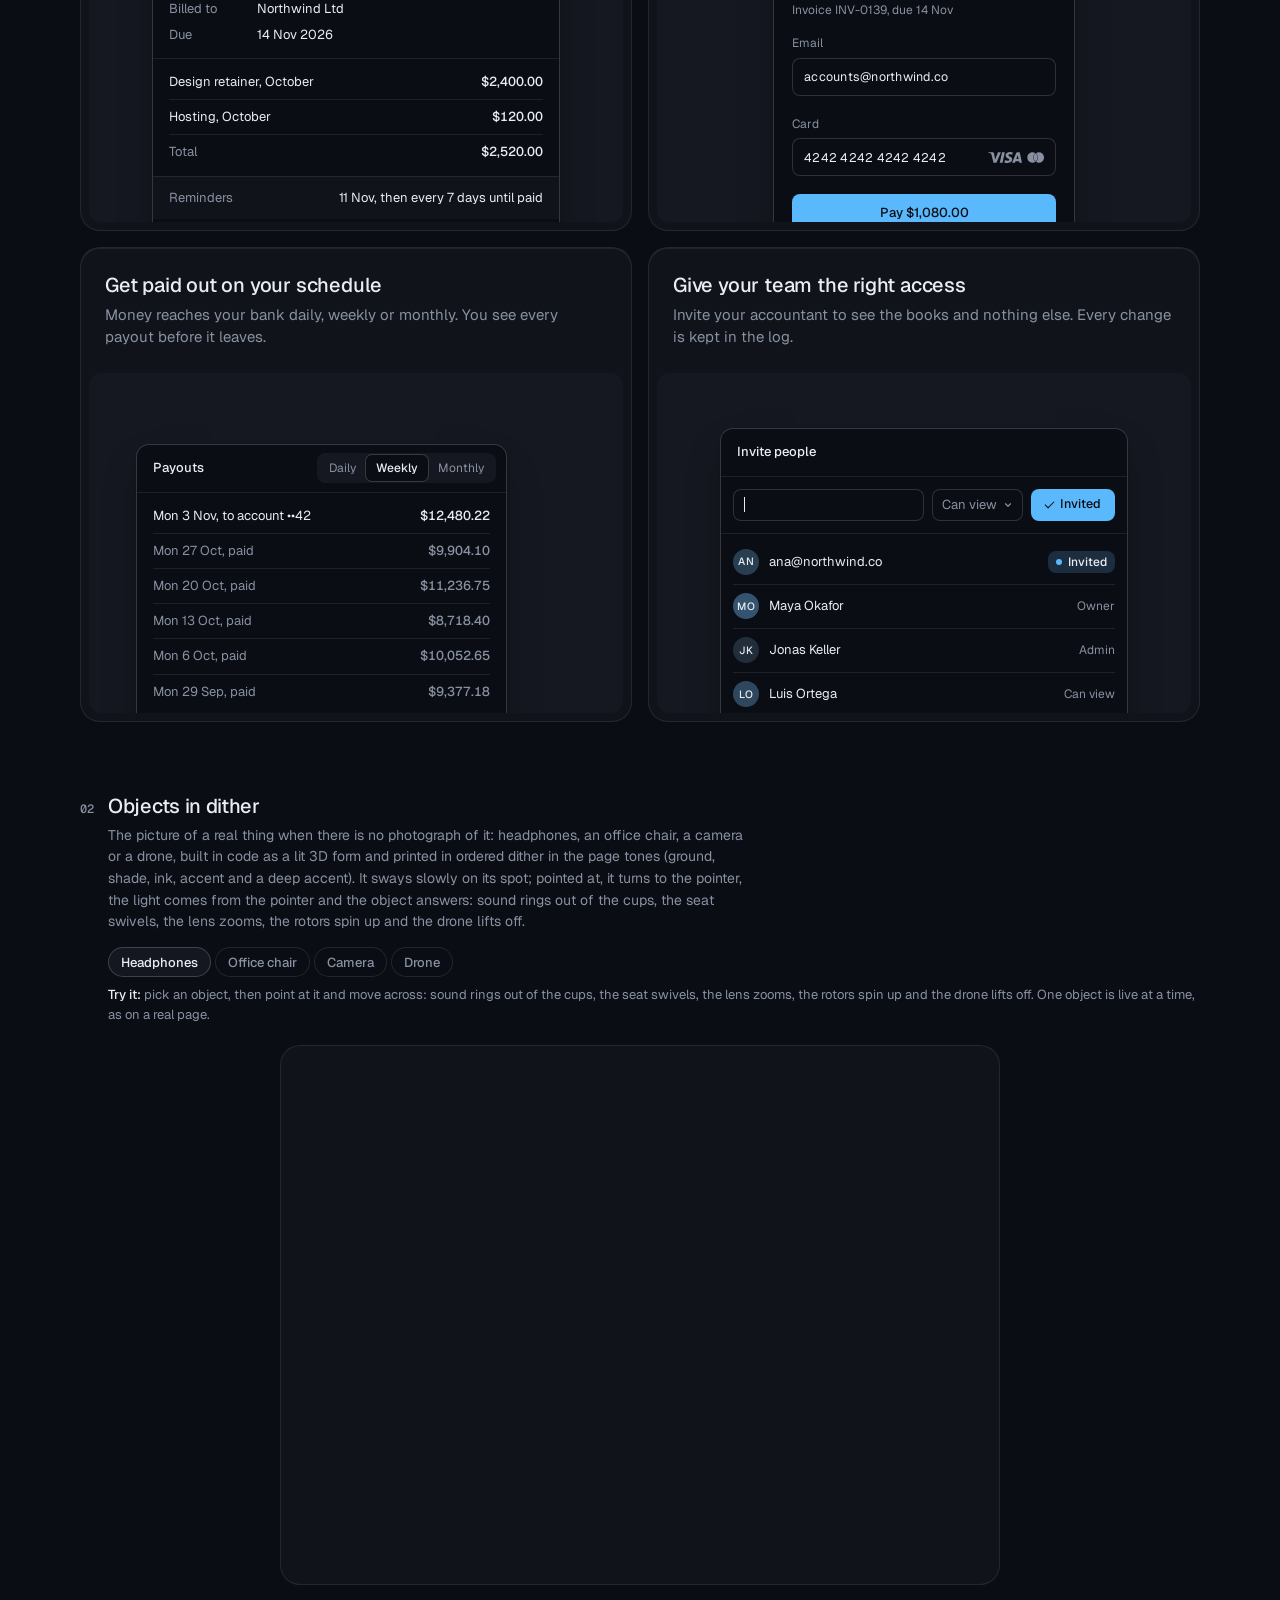
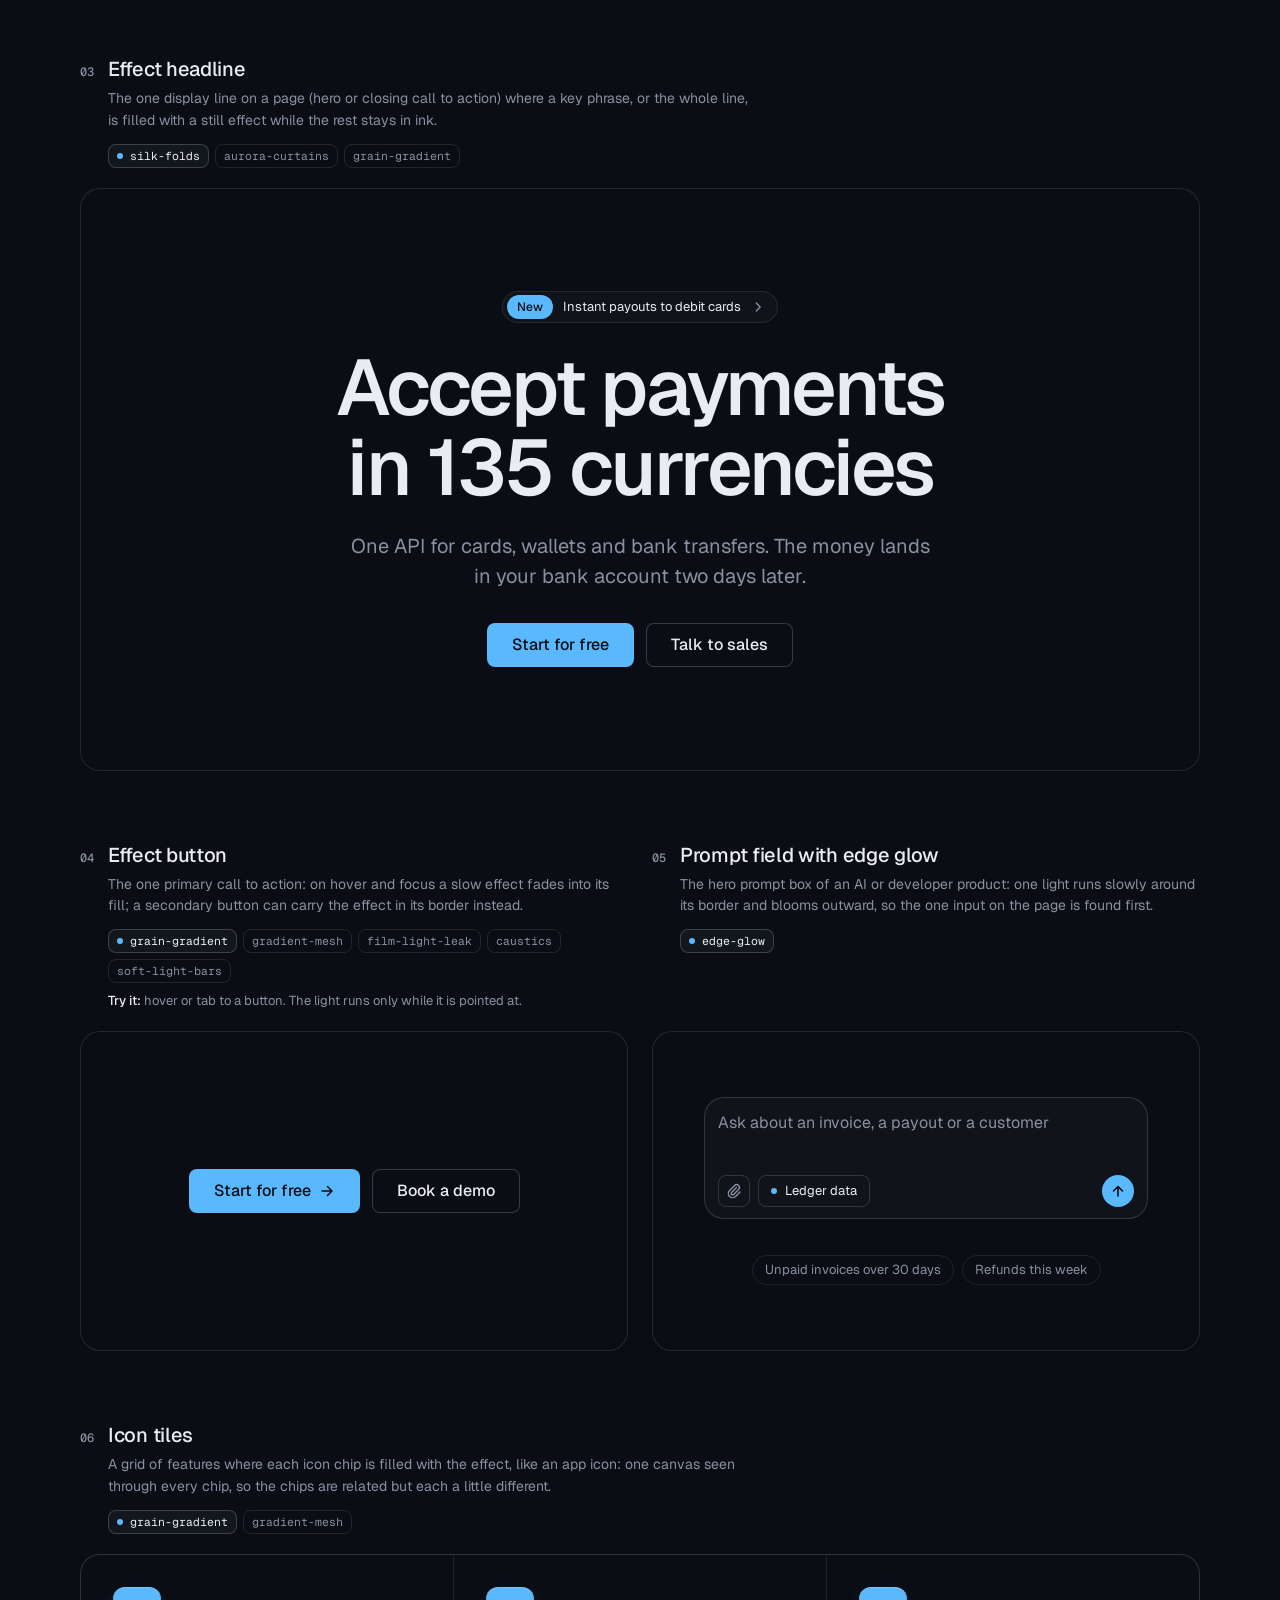
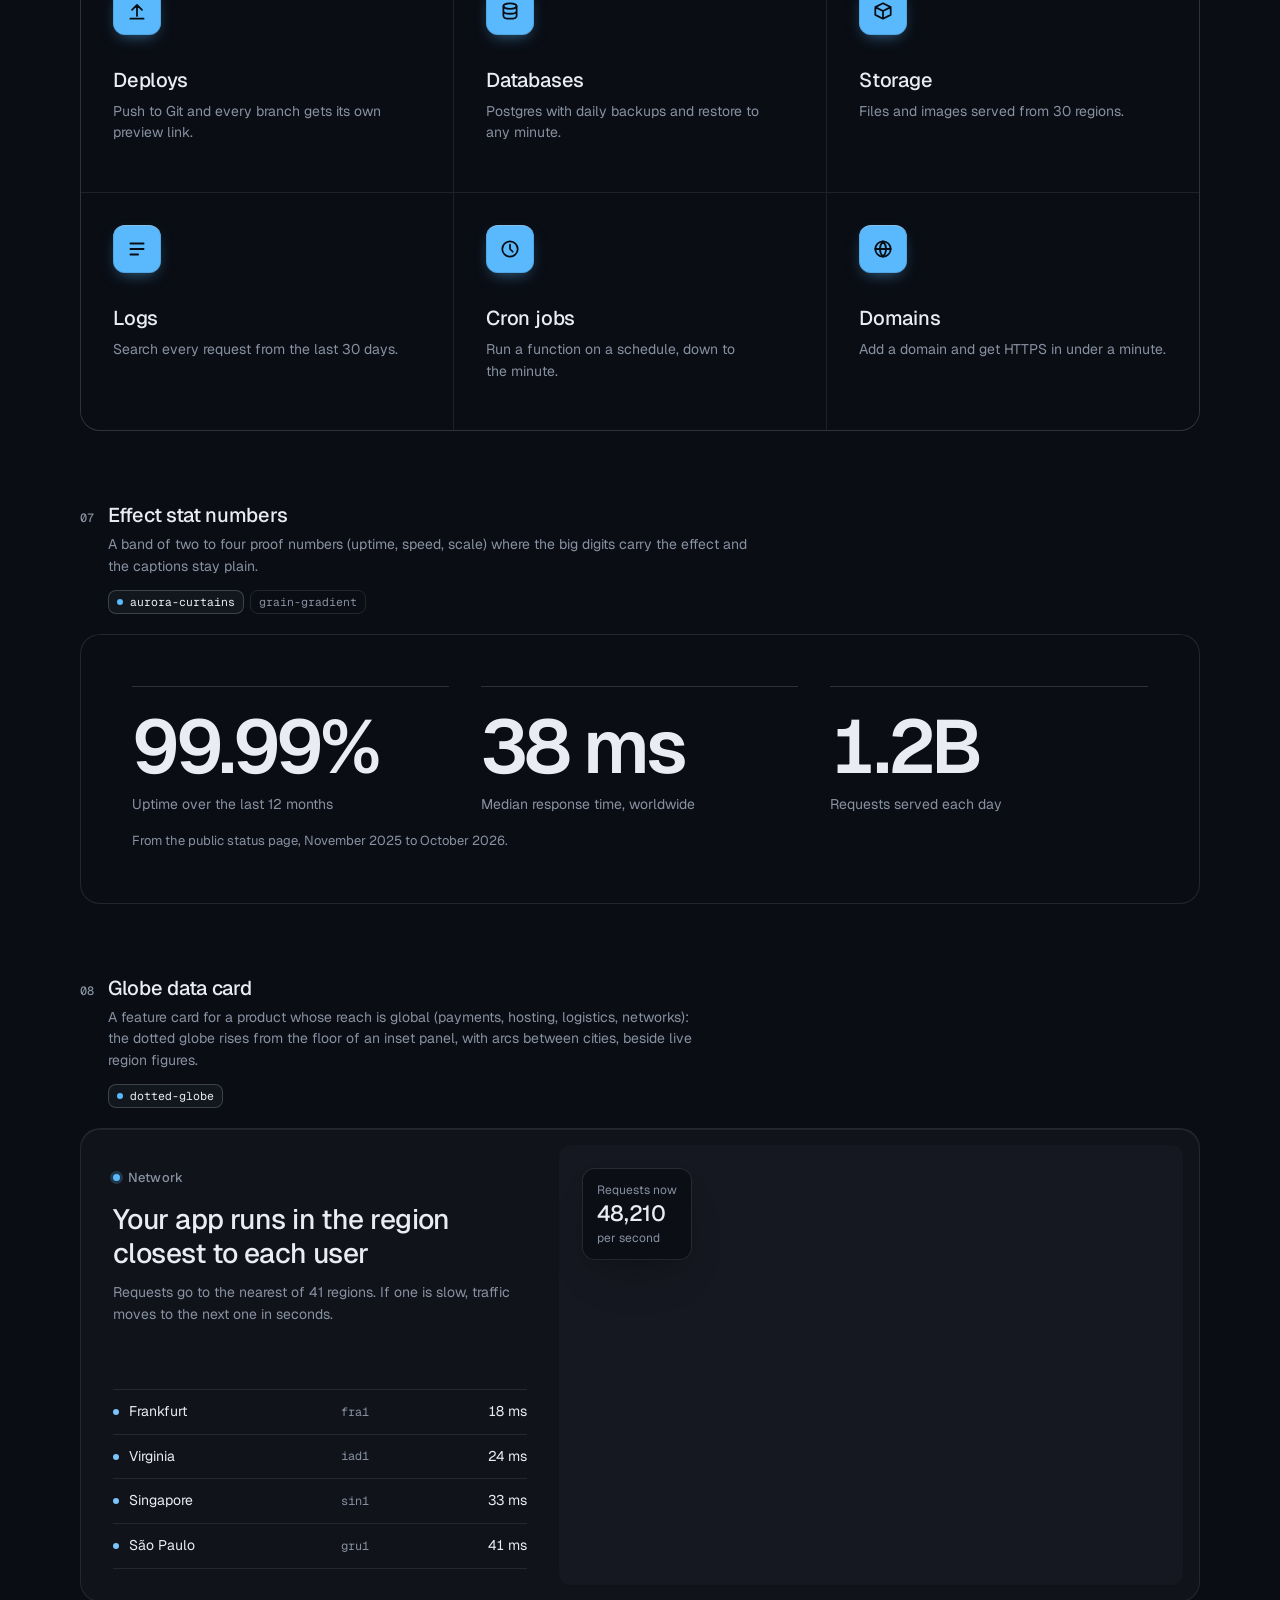
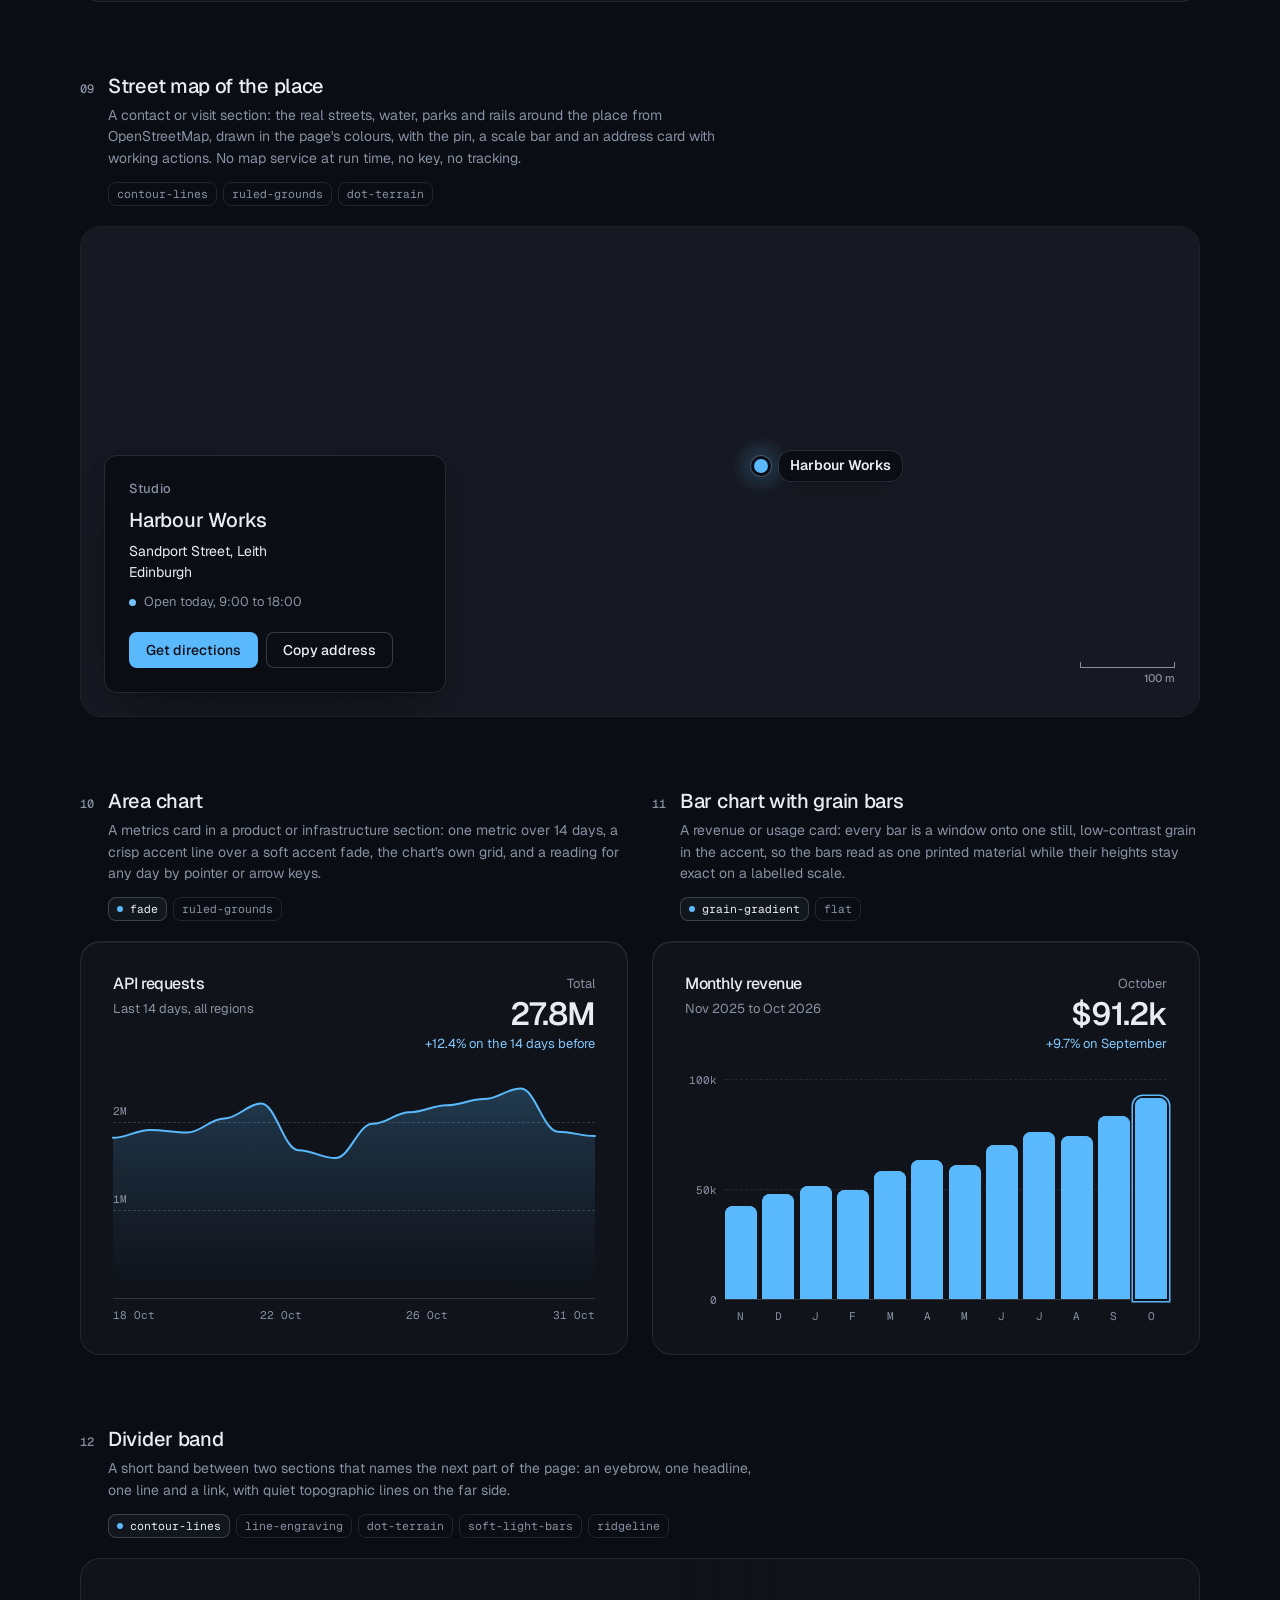
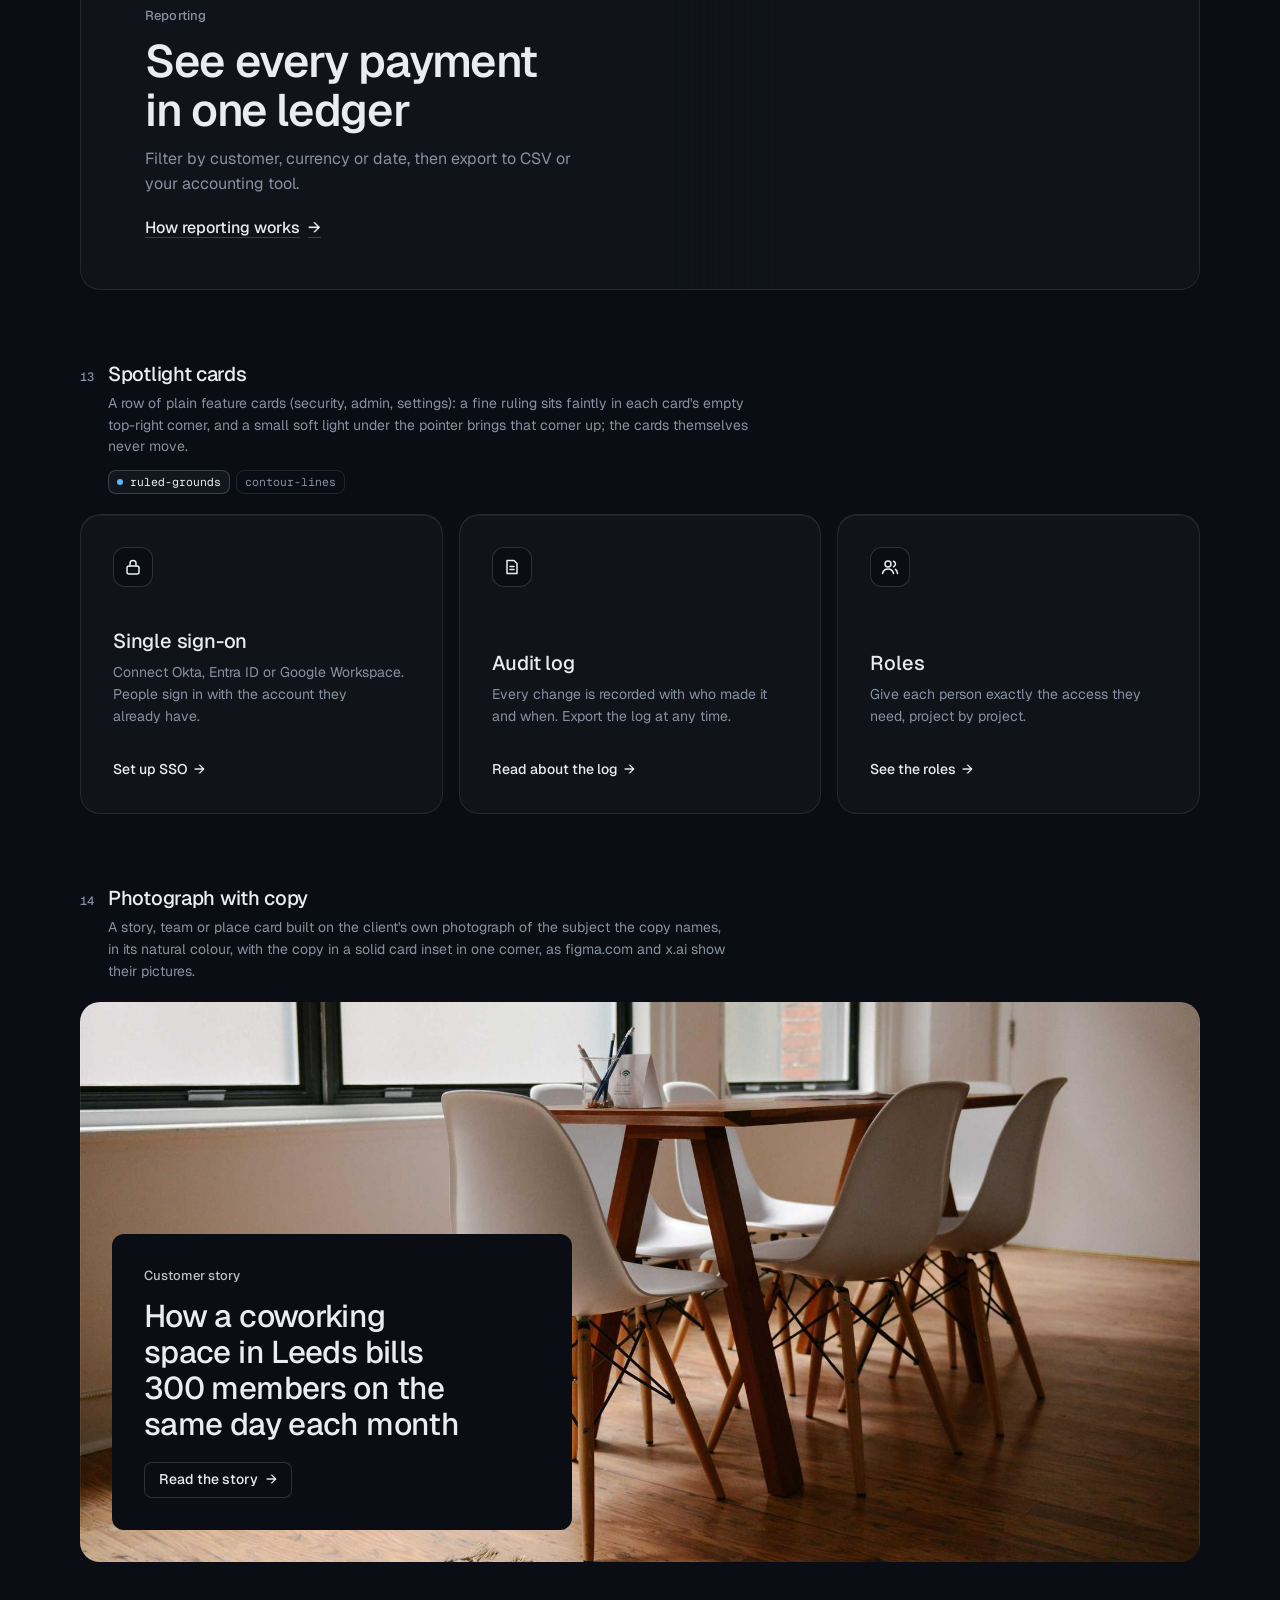
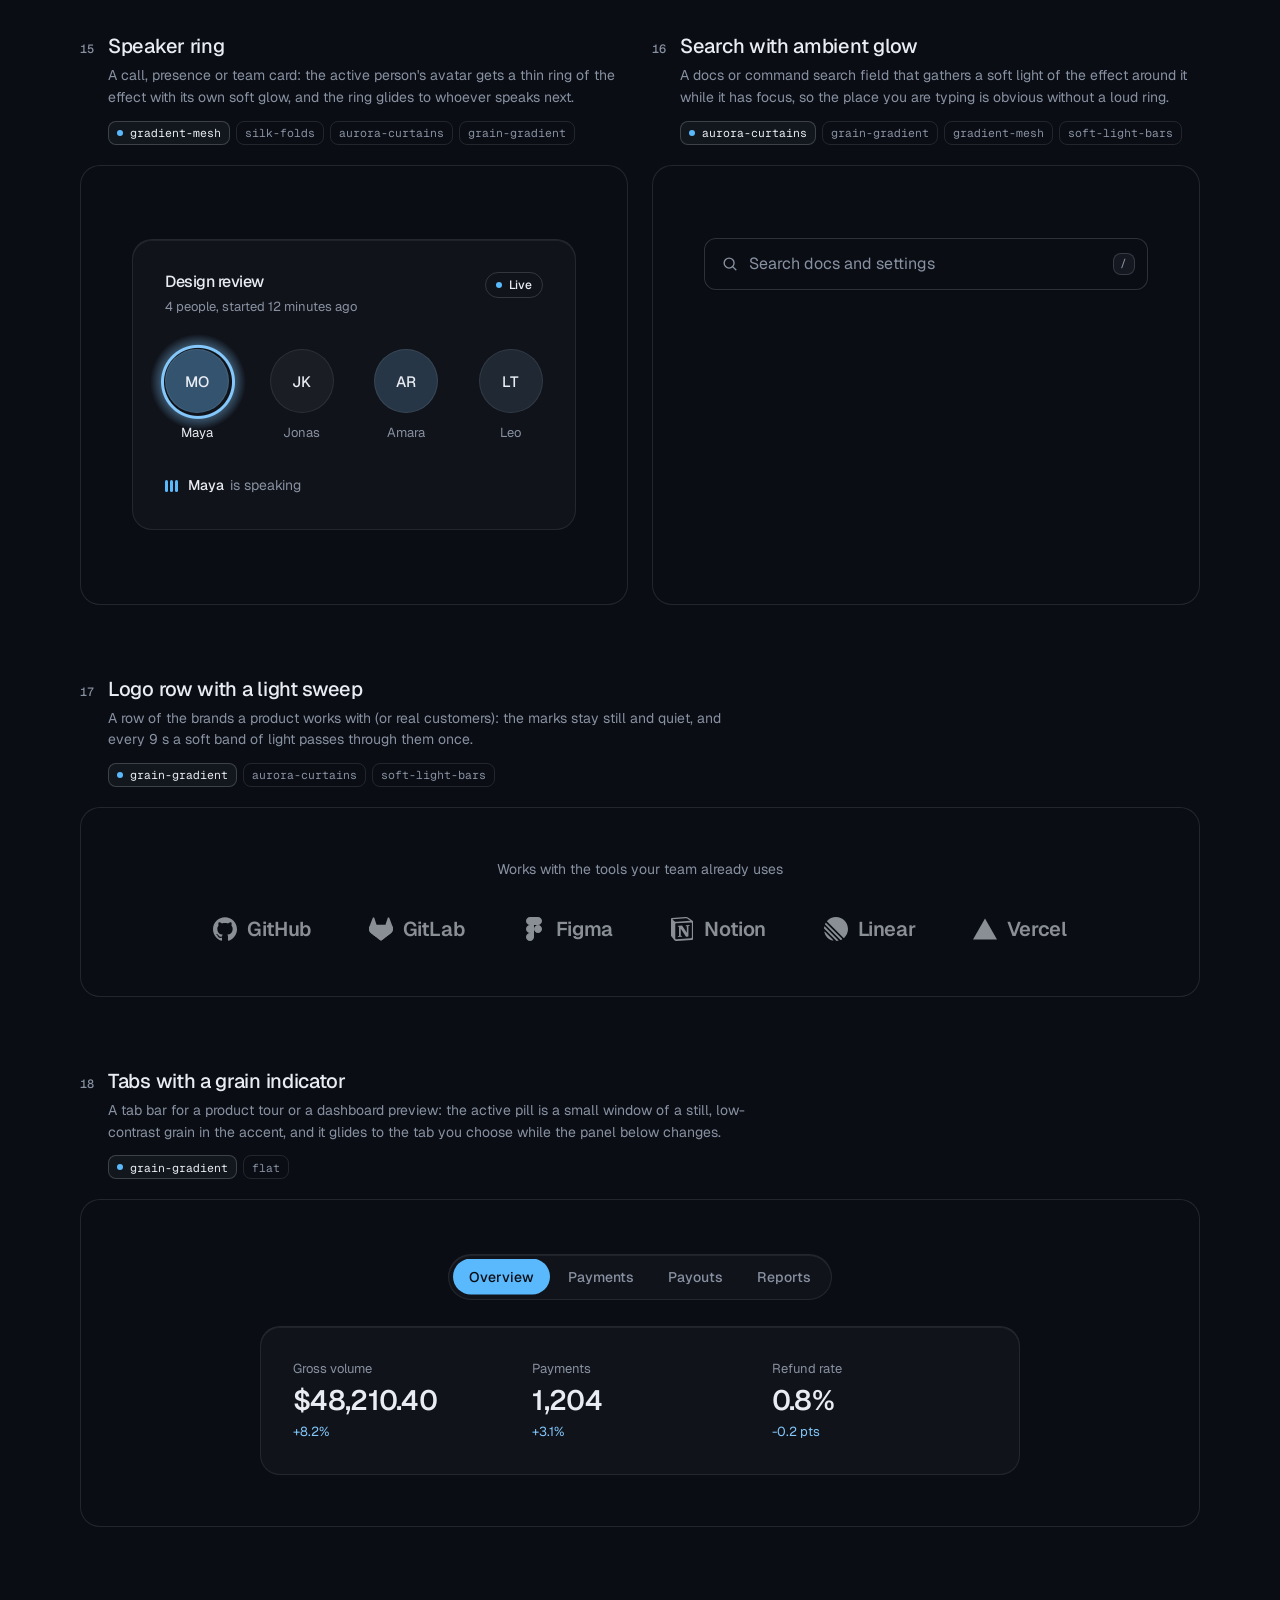
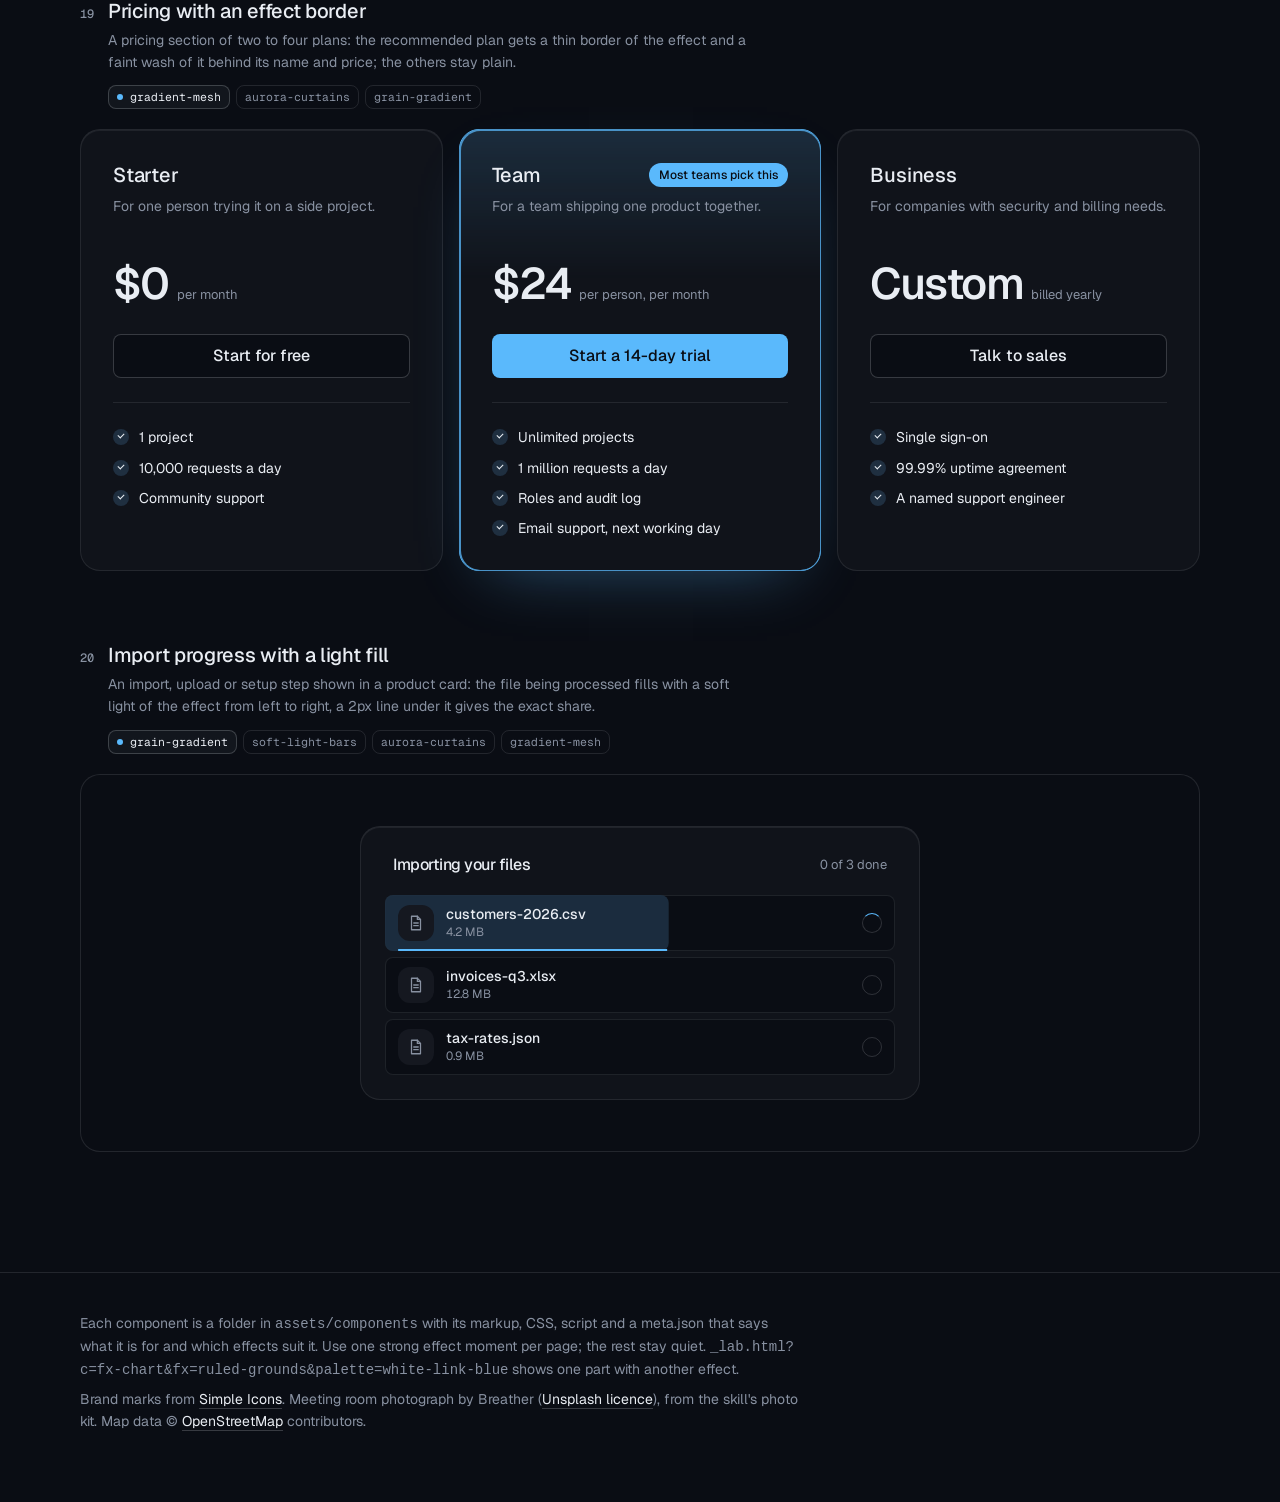
<file: .claude/skills/design-taste-frontend/assets/components/index.html>
<!doctype html>
<html lang="en" data-radius="soft">
<head>
<script>window.__tpGlMax = 16;   /* a gallery shows many live effects at once; a page of a site keeps the default 4 (fx.js) */</script>
<meta charset="utf-8">
<meta name="viewport" content="width=device-width, initial-scale=1">
<title>Effect components</title>
<link rel="preconnect" href="https://fonts.googleapis.com">
<link rel="preconnect" href="https://fonts.gstatic.com" crossorigin>
<link href="https://fonts.googleapis.com/css2?family=Geist:wght@100..900&family=Geist+Mono:wght@400..600&display=swap" rel="stylesheet">
<link rel="stylesheet" href="../system.css">
<link rel="stylesheet" href="./base.css">
<style>
  :root {
    --font-display: "Geist", system-ui, sans-serif;
    --font-text: "Geist", system-ui, sans-serif;
    --font-mono: "Geist Mono", ui-monospace, monospace;
    --display-weight: 560;
    --display-tracking: -0.03em;
    --container: 1200px;
  }
  body { min-height: 100vh; }
  .top {
    position: sticky; top: 0; z-index: 50; height: 64px; background: var(--bg);
    border-bottom: 1px solid var(--line);
  }
  .top .container { height: 100%; display: flex; align-items: center; justify-content: space-between; gap: 16px; }
  .brand { display: flex; align-items: center; gap: 10px; font-weight: 560; letter-spacing: -0.01em; }
  .brand small { font: 400 13px/1 var(--font-mono); color: var(--muted); }
  .top nav { display: flex; align-items: center; gap: 20px; }
  .top nav a.link { font-size: 14px; }
  .swatches { display: flex; gap: 4px; padding: 3px; border: 1px solid var(--line); border-radius: 999px; background: var(--bg); }
  .swatches button {
    width: 30px; height: 30px; border-radius: 999px; border: 0; padding: 0; cursor: pointer; position: relative;
    background: var(--sw-bg);
  }
  .swatches button::after {
    content: ""; position: absolute; inset: 9px; border-radius: 999px; background: var(--sw-accent);
    box-shadow: 0 0 0 1px color-mix(in oklab, var(--sw-ink) 25%, transparent);
  }
  .swatches button[aria-pressed="true"] { box-shadow: 0 0 0 2px var(--ink); }
  .swatches button:focus-visible { outline-offset: 3px; }

  .intro { padding-block: 64px 40px; display: grid; grid-template-columns: minmax(0, 6fr) minmax(0, 6fr); gap: 48px; align-items: end; }
  .intro h1 { font-size: clamp(34px, 2.2vw + 18px, 52px); line-height: 1.05; max-width: 15ch; }
  .intro p { margin-top: 16px; color: var(--muted); font-size: var(--t-body); line-height: 1.55; max-width: 52ch; }
  .index { display: flex; flex-wrap: wrap; gap: 6px; justify-content: flex-start; }
  @media (max-width: 1023px) { .intro { grid-template-columns: minmax(0, 1fr); gap: 28px; } }
  .index a {
    display: inline-flex; align-items: center; gap: 8px; height: 30px; padding: 0 11px; border-radius: 999px;
    border: 1px solid var(--line); font-size: 13px; color: var(--ink);
    transition: border-color var(--dur) var(--ease), background-color var(--dur) var(--ease);
  }
  .index a span { font-family: var(--font-mono); font-size: 11px; color: var(--muted); }
  .index a:hover { border-color: var(--line-strong); background: color-mix(in oklab, var(--ink) 4%, var(--bg)); }

  /* every part spans two rows of the list (its notes, its stage) as a subgrid, so the two parts of a
     half-width pair share one notes height and one stage height: their stages start and end level */
  .list { display: grid; grid-template-columns: repeat(2, minmax(0, 1fr)); column-gap: 24px; row-gap: 0; padding-bottom: 120px; }
  .sc { grid-column: 1 / -1; grid-row: span 2; display: grid; grid-template-rows: subgrid; row-gap: 20px; min-width: 0; scroll-margin-top: 88px; padding-top: 72px; }
  .sc:first-child { padding-top: 0; }
  .sc.is-half { grid-column: auto; }
  .sc.is-half .sc__stage:not(.is-center) { display: grid; }
  .sc__meta { display: grid; grid-template-columns: auto 1fr; column-gap: 14px; row-gap: 6px; align-items: baseline; align-content: start; }
  .sc__note { grid-column: 2; margin: 2px 0 0; font-size: 13px; color: var(--muted); }
  .sc__note::before { content: "Try it: "; color: var(--ink); font-weight: 500; }
  .sc__no { font: 500 12px/1 var(--font-mono); color: var(--muted); padding-top: 2px; }
  .sc__name { font: 500 20px/1.25 var(--font-text); letter-spacing: -0.015em; margin: 0; }
  .sc__for { grid-column: 2; color: var(--muted); font-size: 14px; line-height: 1.55; max-width: 72ch; margin: 0; }
  .sc__fx { grid-column: 2; display: flex; flex-wrap: wrap; gap: 6px; margin-top: 6px; }
  .sc__fx li {
    font: 400 11.5px/1 var(--font-mono); color: var(--muted); height: 24px; display: inline-flex; align-items: center;
    padding: 0 8px; border-radius: var(--r-sm); border: 1px solid var(--line);
  }
  .sc__fx li.is-on { color: var(--ink); border-color: var(--line-strong); background: color-mix(in oklab, var(--ink) 5%, var(--bg)); }
  .sc__fx li.is-on::before { content: ""; width: 6px; height: 6px; border-radius: 99px; background: var(--accent); margin-right: 7px; }
  .sc__stage {
    position: relative; min-width: 0; border: 1px solid var(--line); border-radius: var(--r-lg);
    padding: clamp(20px, 4vw, 56px); background: var(--bg);
  }
  .sc__stage.is-tall { padding-block: clamp(56px, 8vw, 120px); }
  .sc__stage.is-flush { padding: 0; border: 0; }
  .sc__stage.is-center { display: grid; place-items: center; min-height: 320px; }
  /* one object, at a size a page would give it */
  #fx-dither-object .sc__stage { display: grid; justify-items: center; }
  #fx-dither-object .cx-obj { width: min(100%, 720px); }
  .sc__pick { grid-column: 2; display: flex; flex-wrap: wrap; gap: 4px; margin-top: 8px; }
  .sc__pick button {
    height: 30px; padding: 0 12px; border-radius: 999px; border: 1px solid var(--line); background: var(--bg);
    font: 500 13px/1 var(--font-text); color: var(--muted); cursor: pointer;
  }
  .sc__pick button:hover { color: var(--ink); border-color: var(--line-strong); }
  .sc__pick button[aria-pressed="true"] { color: var(--ink); border-color: var(--line-strong); background: color-mix(in oklab, var(--ink) 6%, var(--bg)); }
  /* the search list opens below its field: leave it room inside the frame */
  #fx-search .sc__stage { min-height: 440px; place-items: start center; padding-top: 72px; }
  .sc__stage:empty::after { content: "Loading"; color: var(--muted); font-size: 13px; }

  .foot { border-top: 1px solid var(--line); padding: 40px 0 64px; color: var(--muted); font-size: 14px; }
  .foot p { max-width: 80ch; margin: 0 0 8px; }
  .foot a { color: var(--ink); text-decoration: underline; text-decoration-color: var(--line-strong); text-underline-offset: 4px; }

  @media (max-width: 899px) {
    .list { grid-template-columns: minmax(0, 1fr); }
    .sc.is-half { grid-column: 1 / -1; }
    .top nav a.link { display: none; }
  }
  @media (max-width: 639px) {
    .intro { padding-block: 48px 32px; }
    .sc { padding-top: 48px; }
    .sc__meta { grid-template-columns: 1fr; }
    .sc__no { display: none; }
    .sc__for, .sc__fx, .sc__note, .sc__pick { grid-column: 1; }
    .sc__stage.is-center { min-height: 240px; }
    .brand small { display: none; }
  }
</style>
</head>
<body>
<header class="top">
  <div class="container">
    <div class="brand">Effect components <small id="count"></small></div>
    <nav aria-label="Palette and links">
      <a class="link" href="../effects/gallery.html">Effects library</a>
      <div class="swatches" id="swatches" role="group" aria-label="Page palette"></div>
    </nav>
  </div>
</header>

<main>
  <section class="intro container">
    <div>
      <h1>Effects as parts of the page, not only behind it</h1>
      <p id="lede">Feature cards, real objects drawn in dither, type, numbers, buttons, borders, icons, a street map of the real place, a globe, charts and a photograph in its own colours. Every part takes its colours from the page palette: switch it at the top right. Parts that loop have a pause button.</p>
    </div>
    <nav class="index" id="index" aria-label="Components"></nav>
  </section>
  <div class="container list" id="list"></div>
</main>

<footer class="foot">
  <div class="container">
    <p>Each component is a folder in <code>assets/components</code> with its markup, CSS, script and a meta.json that says what it is for and which effects suit it. Use one strong effect moment per page; the rest stay quiet. <code>_lab.html?c=fx-chart&amp;fx=ruled-grounds&amp;palette=white-link-blue</code> shows one part with another effect.</p>
    <p>Brand marks from <a href="https://simpleicons.org/">Simple Icons</a>. Meeting room photograph by Breather (<a href="https://unsplash.com/photos/DEdM9Vs6s8w">Unsplash licence</a>), from the skill's photo kit. Map data © <a href="https://www.openstreetmap.org/copyright">OpenStreetMap</a> contributors.</p>
  </div>
</footer>

<script type="module">
  import fx from '../effects/fx.js';

  // component id, layout and stage style, in page order
  const COMPONENTS = [
    { id: 'fx-feature-card', stage: 'is-flush' },
    { id: 'fx-dither-object', stage: 'is-flush', note: 'pick an object, then point at it and move across: sound rings out of the cups, the seat swivels, the lens zooms, the rotors spin up and the drone lifts off. One object is live at a time, as on a real page.' },
    { id: 'fx-headline', stage: 'is-tall' },
    { id: 'fx-button', half: true, stage: 'is-center', note: 'hover or tab to a button. The light runs only while it is pointed at.' },
    { id: 'fx-prompt', half: true, stage: 'is-center' },
    { id: 'fx-icon-tiles', stage: 'is-flush' },
    { id: 'fx-stat' },
    { id: 'fx-globe', stage: 'is-flush' },
    { id: 'fx-map', stage: 'is-flush' },
    { id: 'fx-chart', half: true, stage: 'is-flush' },
    { id: 'fx-bars', half: true, stage: 'is-flush' },
    { id: 'fx-band', stage: 'is-flush' },
    { id: 'fx-spotlight', stage: 'is-flush' },
    { id: 'fx-photo', stage: 'is-flush' },
    { id: 'fx-avatar', half: true, stage: 'is-center' },
    { id: 'fx-search', half: true, stage: 'is-center' },
    { id: 'fx-logos' },
    { id: 'fx-tabs' },
    { id: 'fx-pricing', stage: 'is-flush' },
    { id: 'fx-progress', stage: 'is-center' },
  ];

  const PALETTES = [
    { id: 'blue-black-cornflower', name: 'Night, cornflower', bg: '#0a0d14', surface: '#131824', ink: '#e9edf3', muted: '#8891a1', accent: '#5ab9fc', accentInk: '#0a0d14' },
    { id: 'graphite-safety-orange', name: 'Graphite, orange', bg: '#18191b', surface: '#222427', ink: '#eff0f1', muted: '#9c9ea3', accent: '#ff4a1f', accentInk: '#18191b' },
    { id: 'white-link-blue', name: 'White, blue', bg: '#ffffff', surface: '#f4f4f4', ink: '#111111', muted: '#6b6b6b', accent: '#1a4be0', accentInk: '#ffffff' },
    { id: 'moss-sand', name: 'Sand, moss', bg: '#ddd6c6', surface: '#d2cab8', ink: '#2a2a26', muted: '#59574e', accent: '#4f6238', accentInk: '#ffffff' },
    { id: 'cobalt-field', name: 'Cobalt field', bg: '#0034eb', surface: '#002fd6', ink: '#ffffff', muted: '#dfe4f2', accent: '#e9e34a', accentInk: '#111111' },
  ];

  const q = new URLSearchParams(location.search);
  if (q.has('time')) fx.setClock(+q.get('time'));
  if (q.has('fallback')) fx.config.forceFallback = true;
  const only = q.get('only') ? q.get('only').split(',') : null;
  const list = document.getElementById('list');
  const index = document.getElementById('index');
  const swatches = document.getElementById('swatches');

  /*
    The budget: a laptop's integrated GPU shares its memory with everything else, so this page never
    holds more than 4 live WebGL contexts. A part is started when it comes near the viewport and
    destroyed when it leaves it; still parts draw once and free their context; fx.js frees any idle
    off-screen context past 4. liveGL() counts the contexts that are open right now.
  */
  fx.config.maxLive = 4;
  const contexts = new Set();
  let peakGL = 0;
  const getContext = HTMLCanvasElement.prototype.getContext;
  HTMLCanvasElement.prototype.getContext = function (type, ...rest) {
    const c = getContext.call(this, type, ...rest);
    if (c && /webgl/i.test(type) && !contexts.has(c)) { contexts.add(c); peakGL = Math.max(peakGL, liveGL()); }
    return c;
  };
  function liveGL() {
    for (const c of contexts) if (c.isContextLost()) contexts.delete(c);
    return contexts.size;
  }

  // the dither object: one live at a time, switched here (a real page shows one object)
  const OBJECTS = {
    headphones: ['Headphones', 'Over-ear, wireless'],
    chair: ['Office chair', 'Swivel seat on five castors'],
    camera: ['Camera', 'Mirrorless, with a zoom lens'],
    drone: ['Drone', 'Four rotors and a camera'],
  };
  let object = OBJECTS[q.get('object')] ? q.get('object') : 'headphones';
  // print (ordered dither, the default) or studio (a smooth shaded render: no picker until it is anti-aliased; ?render=studio)
  let render = q.get('render') === 'studio' ? 'studio' : 'print';

  function applyPalette(p) {
    const c = fx.color;
    const action = c.contrast(p.accent, p.bg) >= 2.2 ? p.accent : p.ink;
    const actionInk = action === p.accent ? p.accentInk : p.bg;
    const s = document.documentElement.style;
    const set = (k, v) => s.setProperty(k, v);
    set('--p-bg', p.bg); set('--p-surface', p.surface); set('--p-ink', p.ink); set('--p-muted', p.muted);
    set('--p-accent', p.accent); set('--p-accent-ink', p.accentInk); set('--p-action', action); set('--p-action-ink', actionInk);
    document.documentElement.style.colorScheme = c.isDark(p.bg) ? 'dark' : 'light';
    for (const b of swatches.children) b.setAttribute('aria-pressed', String(b.dataset.id === p.id));
  }

  async function load(entry) {
    const base = `./${entry.id}/`;
    const [meta, html, mod] = await Promise.all([
      fetch(base + 'meta.json').then(r => (r.ok ? r.json() : null)),
      fetch(base + 'component.html').then(r => (r.ok ? r.text() : null)),
      import(base + 'component.js').catch(err => { console.warn(entry.id, err); return null; }),
    ]).catch(() => [null, null, null]);
    if (!meta || !html || !mod) return null;
    const link = document.createElement('link');
    link.rel = 'stylesheet';
    link.href = base + 'component.css';
    document.head.append(link);
    await new Promise(r => { link.onload = link.onerror = r; });
    return { ...entry, meta, html, mod };
  }

  function section(e, n) {
    const s = document.createElement('section');
    s.className = 'sc' + (e.half ? ' is-half' : '');
    s.id = e.id;
    const fxList = (e.meta.effects || []).map(id => `<li class="${id === e.meta.default ? 'is-on' : ''}">${id}</li>`).join('');
    const pick = e.id === 'fx-dither-object'
      ? `<div class="sc__pick" role="group" aria-label="Object">${Object.keys(OBJECTS).map(k => `<button type="button" data-object="${k}" aria-pressed="${k === object}">${OBJECTS[k][0]}</button>`).join('')}</div>`
      : '';
    s.innerHTML = `
      <div class="sc__meta">
        <span class="sc__no">${String(n).padStart(2, '0')}</span>
        <h2 class="sc__name">${e.meta.name}</h2>
        <p class="sc__for">${e.meta.for}</p>
        ${fxList ? `<ul class="sc__fx" aria-label="Effects that suit it">${fxList}</ul>` : ''}
        ${pick}
        ${e.note ? `<p class="sc__note">${e.note}</p>` : ''}
      </div>
      <div class="sc__stage ${e.stage || ''}"></div>`;
    return s;
  }

  // the markup is placed at once (the page keeps its full height); the scripts run only near the viewport
  function markup(e) {
    const stage = e.section.querySelector('.sc__stage');
    stage.innerHTML = e.html;
    if (e.id === 'fx-dither-object') {
      const fig = stage.querySelector('.cx-obj');
      fig.dataset.cxObject = object;
      if (render === 'studio') fig.dataset.cxRender = 'studio'; else delete fig.dataset.cxRender;
      fig.querySelector('.cx-obj__stage').removeAttribute('aria-label');
    }
    return stage;
  }
  function start(e) {
    if (e.ctrl) return;
    const stage = markup(e);
    try { e.ctrl = e.mod.default(stage.firstElementChild || stage) || { destroy() {} }; } catch (err) { console.error(e.id, err); e.ctrl = { destroy() {} }; }
  }
  function stop(e) {
    if (!e.ctrl) return;
    try { e.ctrl.destroy?.(); } catch (err) { console.warn(e.id, err); }
    fx.unmountAll(e.section);
    e.ctrl = null;
  }

  function setPalette(p, entries) {
    entries.forEach(stop);
    applyPalette(p);
    try { localStorage.setItem('cx-palette', p.id); } catch (_) {}
    requestAnimationFrame(() => entries.forEach(e => (e.near ? start(e) : markup(e))));
  }

  let saved = null;
  try { saved = localStorage.getItem('cx-palette'); } catch (_) {}
  const first = PALETTES.find(p => p.id === q.get('palette')) || PALETTES.find(p => p.id === saved) || PALETTES[0];
  for (const p of PALETTES) {
    const b = document.createElement('button');
    b.type = 'button';
    b.dataset.id = p.id;
    b.title = p.name;
    b.setAttribute('aria-label', p.name);
    b.style.setProperty('--sw-bg', p.bg);
    b.style.setProperty('--sw-accent', p.accent);
    b.style.setProperty('--sw-ink', p.ink);
    swatches.append(b);
  }
  applyPalette(first);

  const wanted = COMPONENTS.filter(c => !only || only.includes(c.id));
  const entries = (await Promise.all(wanted.map(load))).filter(Boolean);
  document.getElementById('count').textContent = `${entries.length} parts`;
  entries.forEach((e, i) => {
    e.section = section(e, i + 1);
    list.append(e.section);
    markup(e);
    const a = document.createElement('a');
    a.href = '#' + e.id;
    a.innerHTML = `<span>${String(i + 1).padStart(2, '0')}</span>${e.meta.name}`;
    index.append(a);
  });
  await document.fonts.ready;
  const near = new IntersectionObserver(seen => {
    for (const en of seen) {
      const e = entries.find(x => x.section === en.target);
      if (!e) continue;
      e.near = en.isIntersecting;
      if (e.near) start(e); else stop(e);
    }
  }, { rootMargin: '10% 0px' });
  entries.forEach(e => near.observe(e.section));
  setTimeout(() => { document.documentElement.dataset.ready = '1'; }, 1500);

  swatches.addEventListener('click', ev => {
    const b = ev.target.closest('button');
    if (!b) return;
    const p = PALETTES.find(x => x.id === b.dataset.id);
    if (p) setPalette(p, entries);
  });
  list.addEventListener('click', ev => {
    const b = ev.target.closest('[data-object], [data-render]');
    if (!b || !(OBJECTS[b.dataset.object] || b.dataset.render)) return;
    if (b.dataset.render) render = b.dataset.render; else object = b.dataset.object;
    b.parentElement.querySelectorAll('button').forEach(x => x.setAttribute('aria-pressed', String(x === b)));
    const e = entries.find(x => x.id === 'fx-dither-object');
    stop(e);
    if (e.near) start(e); else markup(e);
  });
  window.__cx = {
    entries,
    setPalette: id => setPalette(PALETTES.find(p => p.id === id), entries),
    setObject: k => list.querySelector(`[data-object="${k}"]`)?.click(),
    gl: () => ({ live: liveGL(), peak: peakGL, started: entries.filter(e => e.ctrl).map(e => e.id) }),
  };
</script>

</body>
</html>
</file>
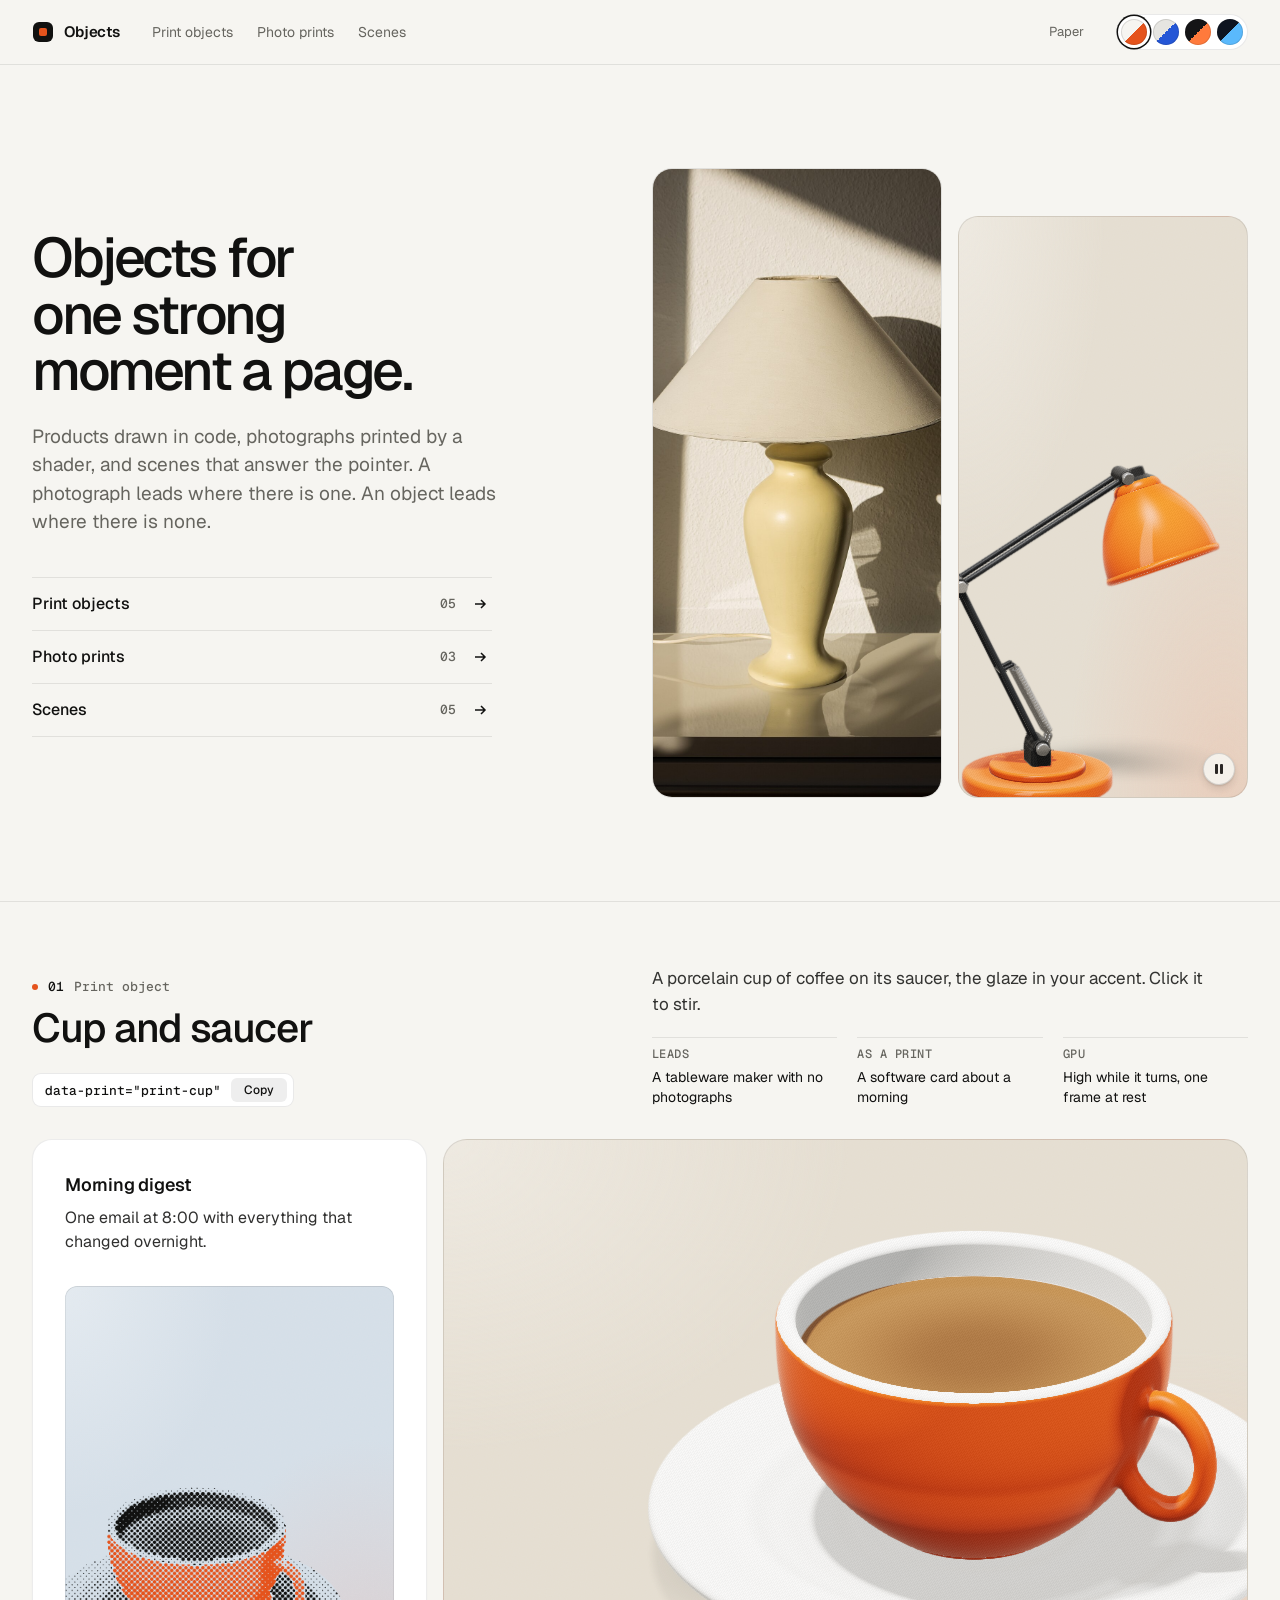
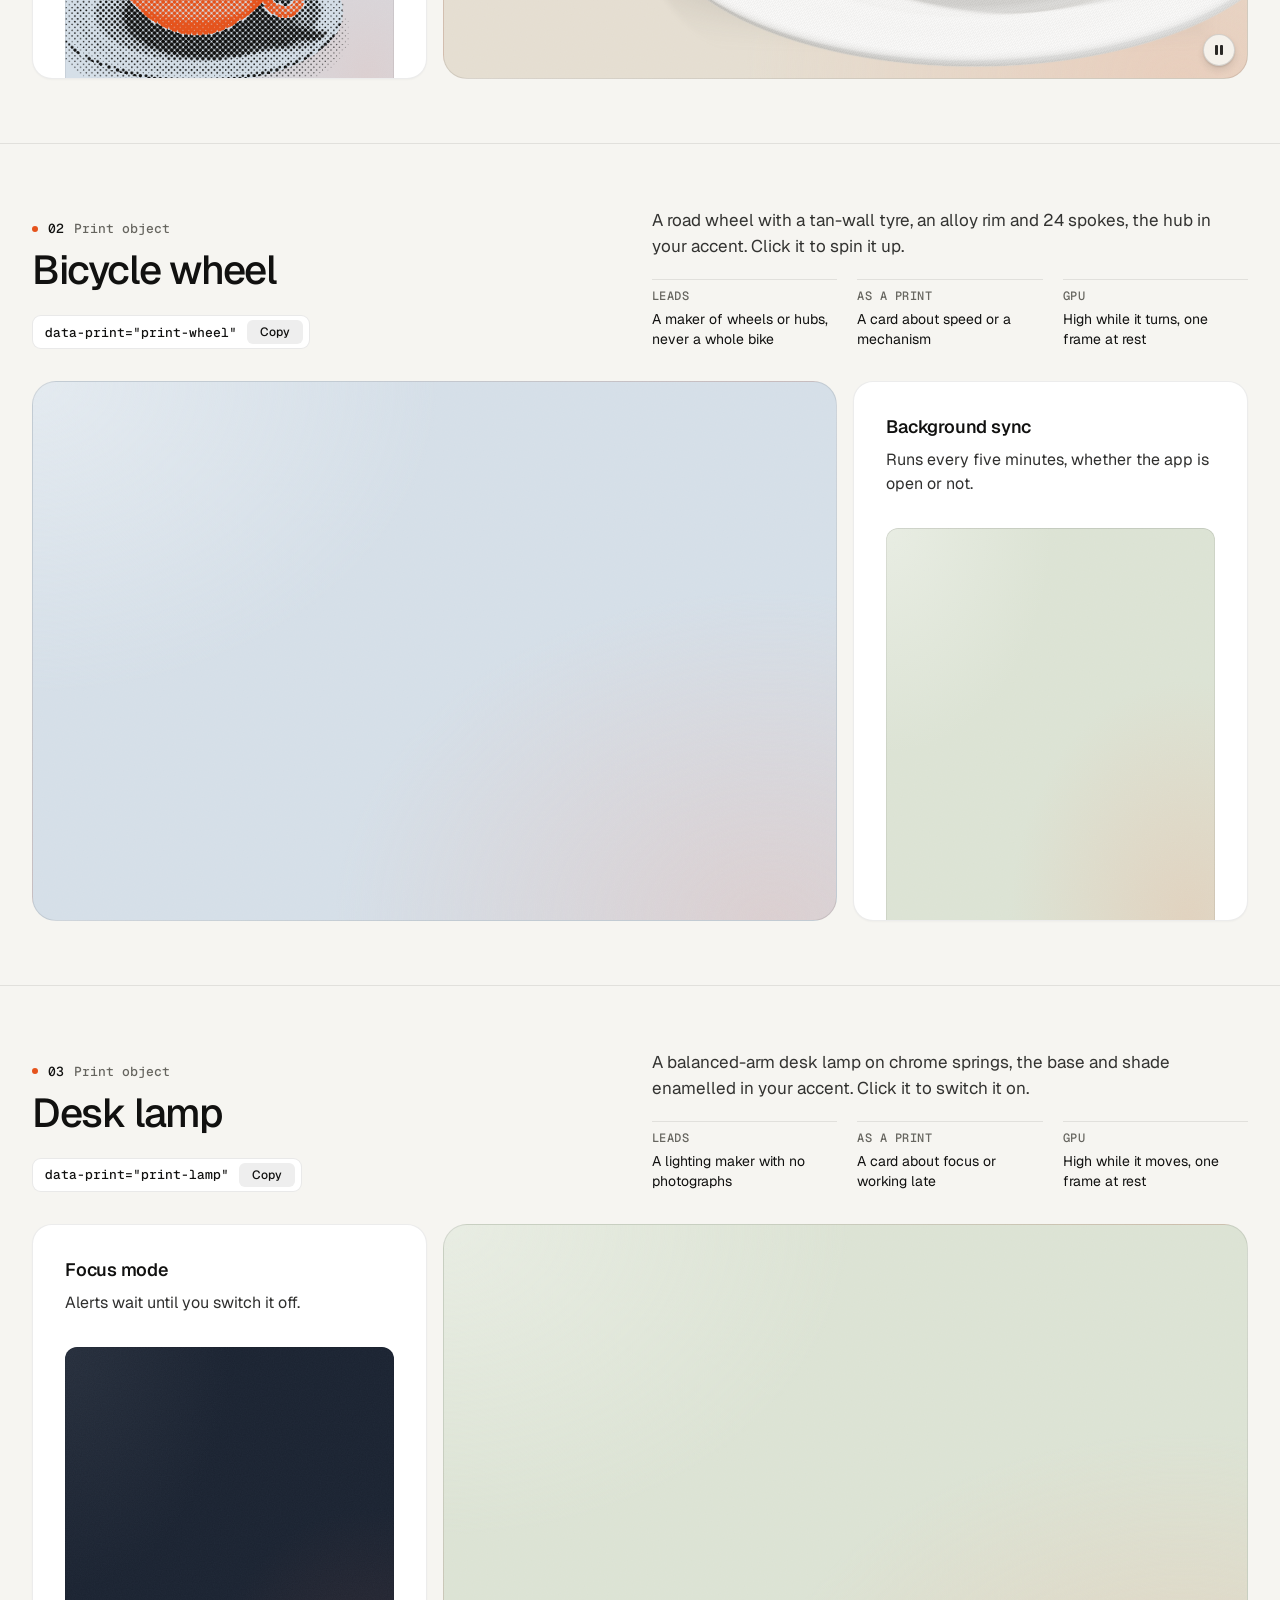
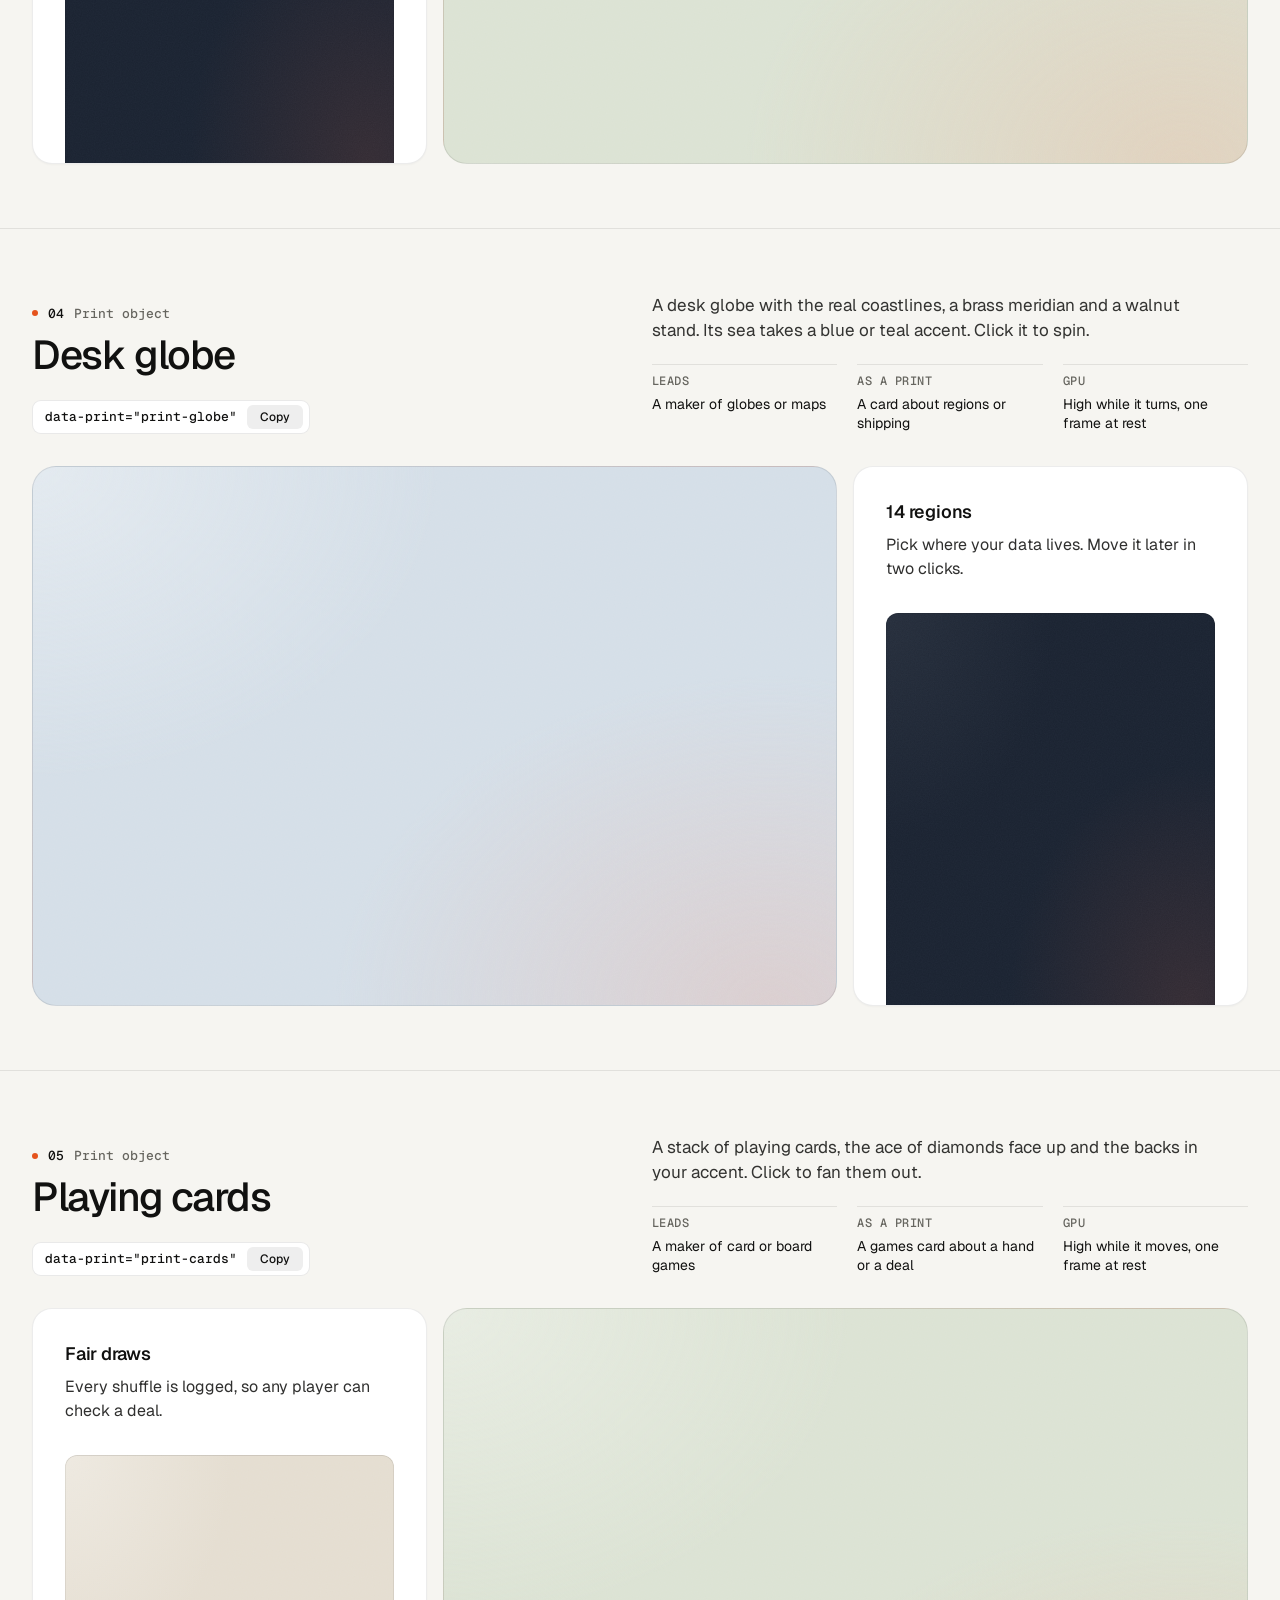
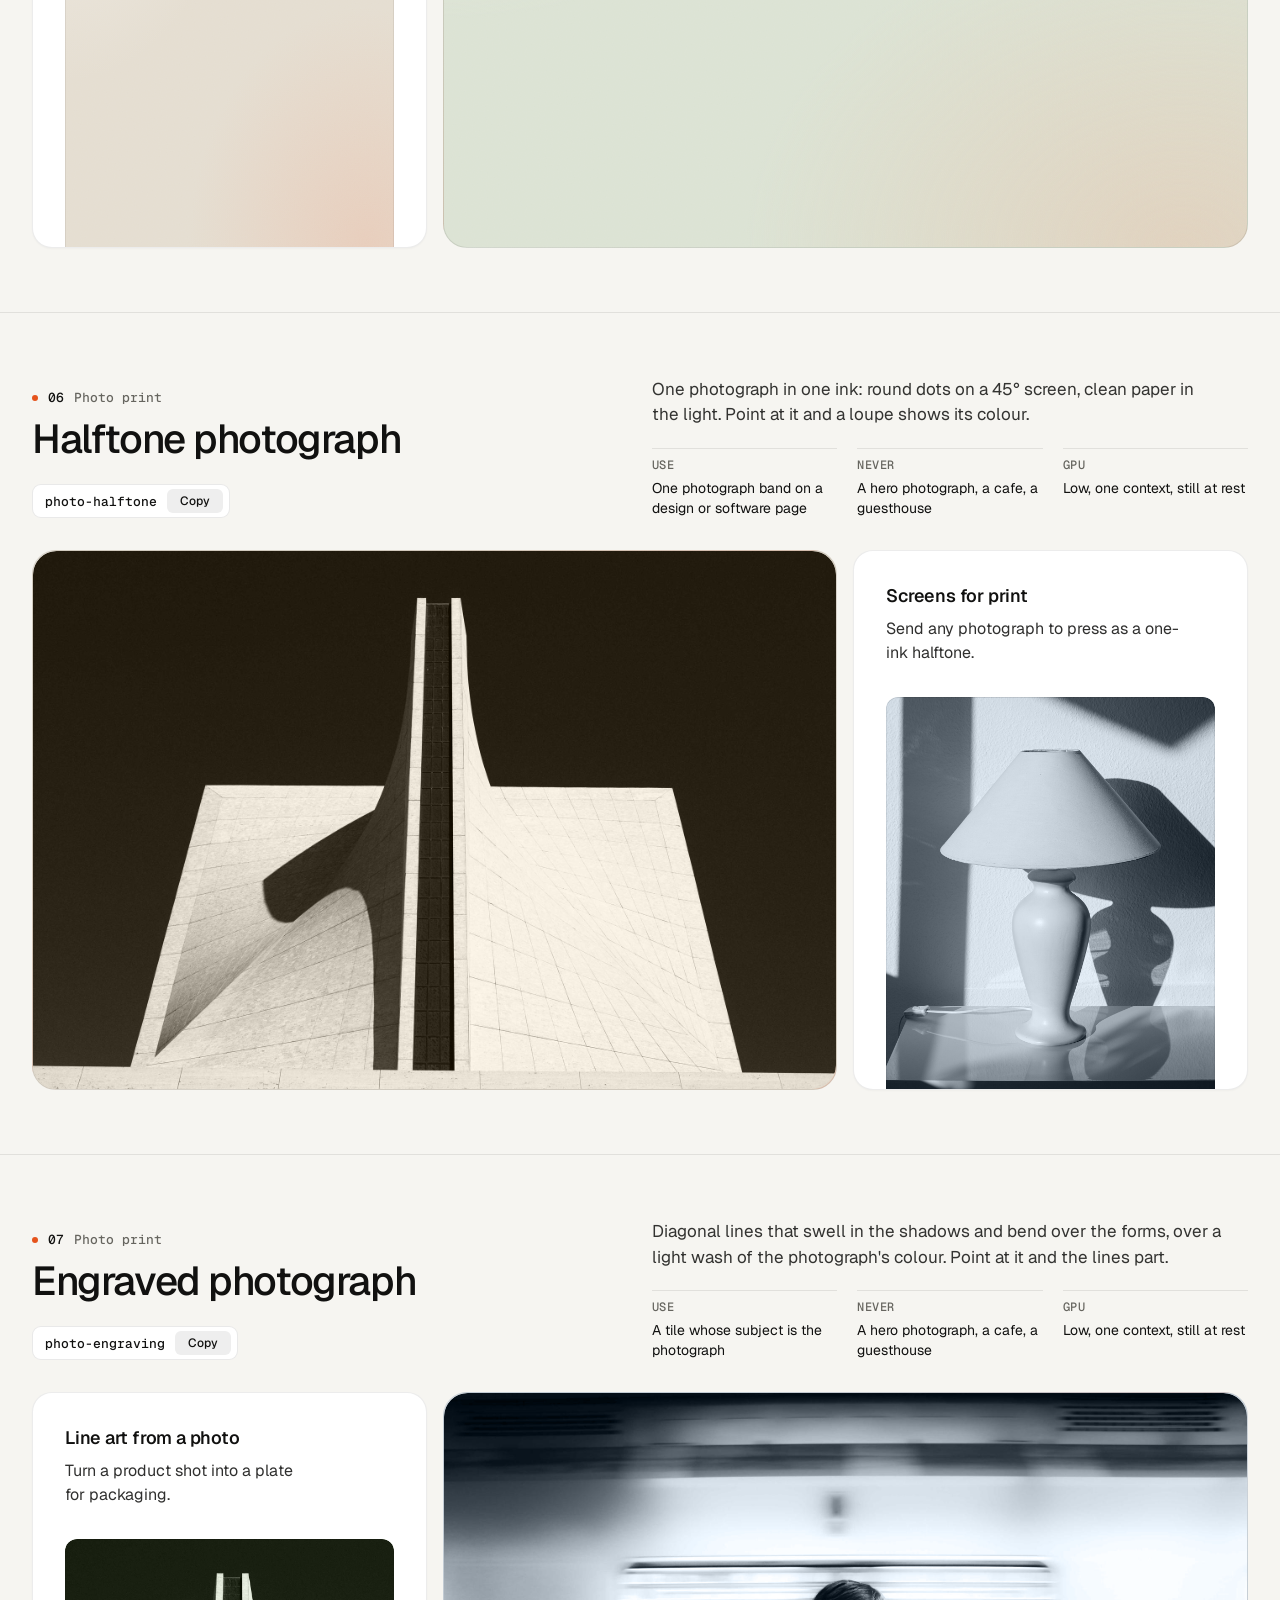
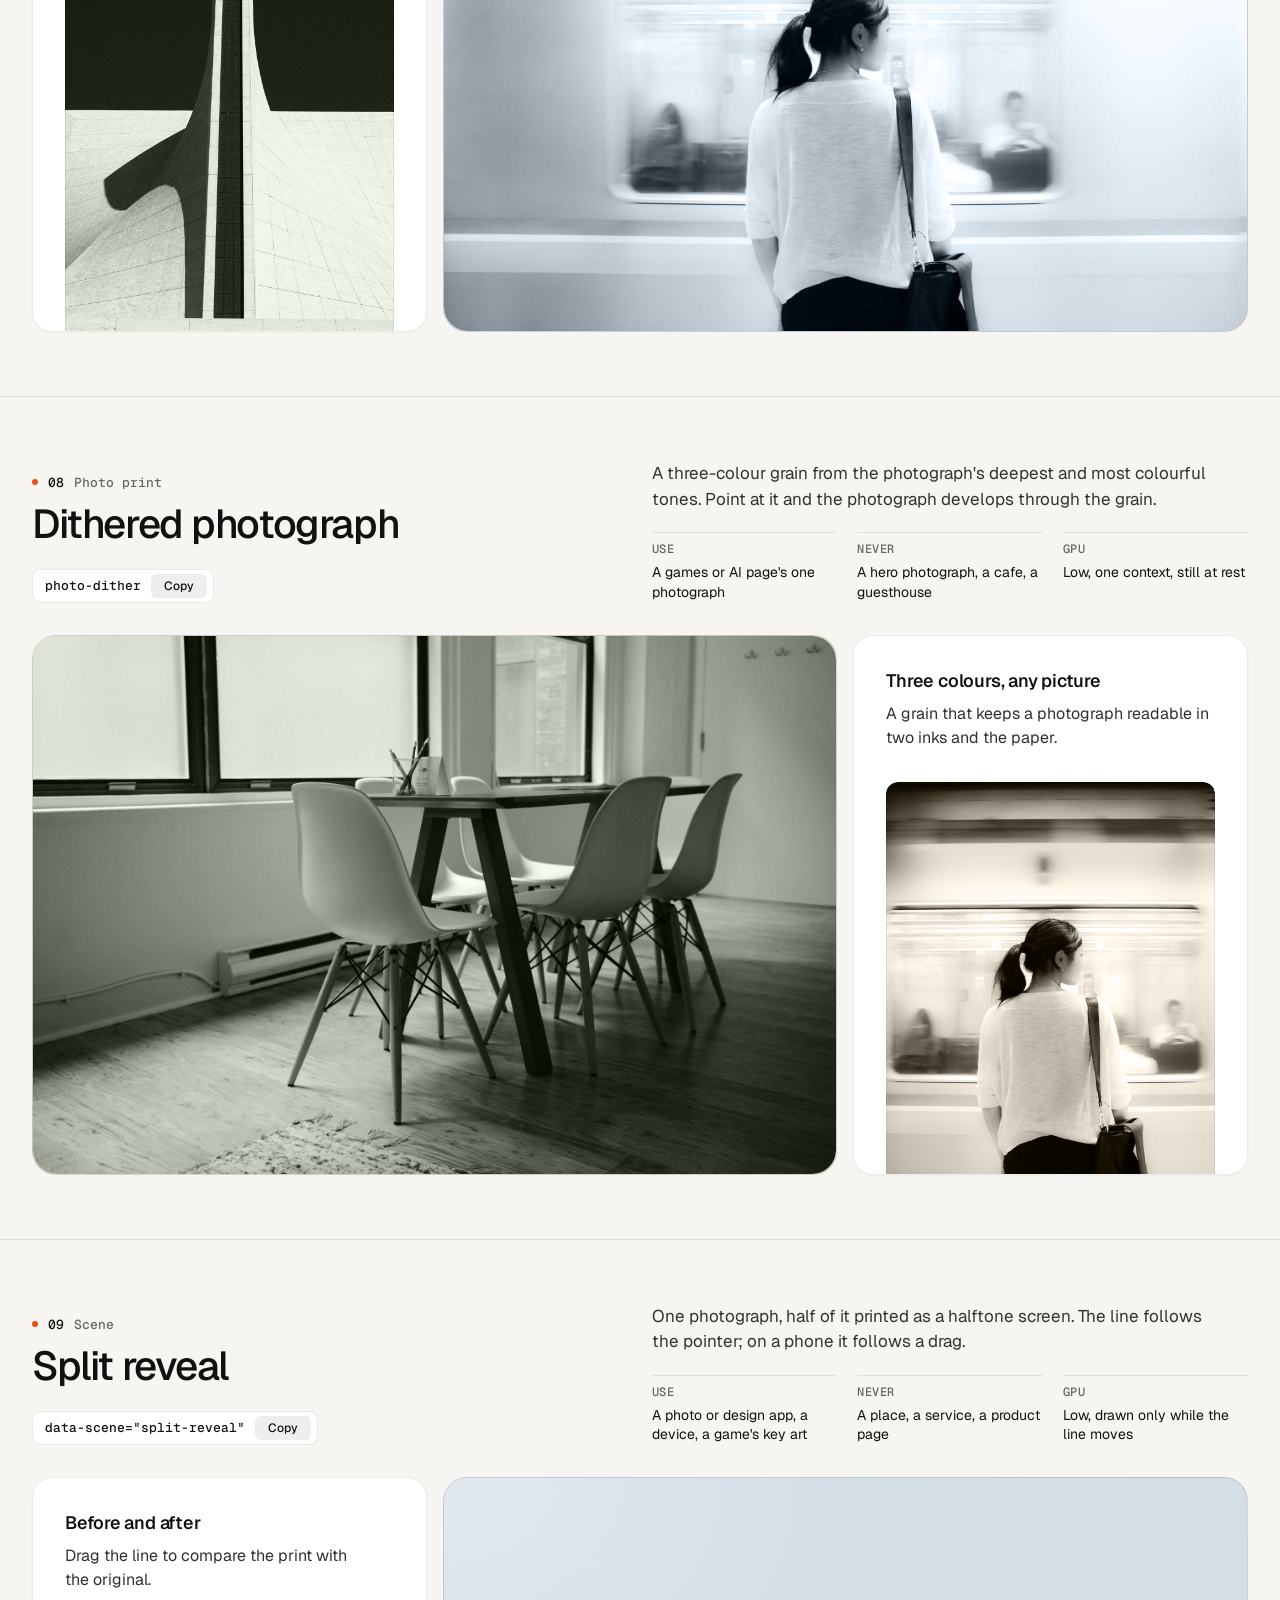
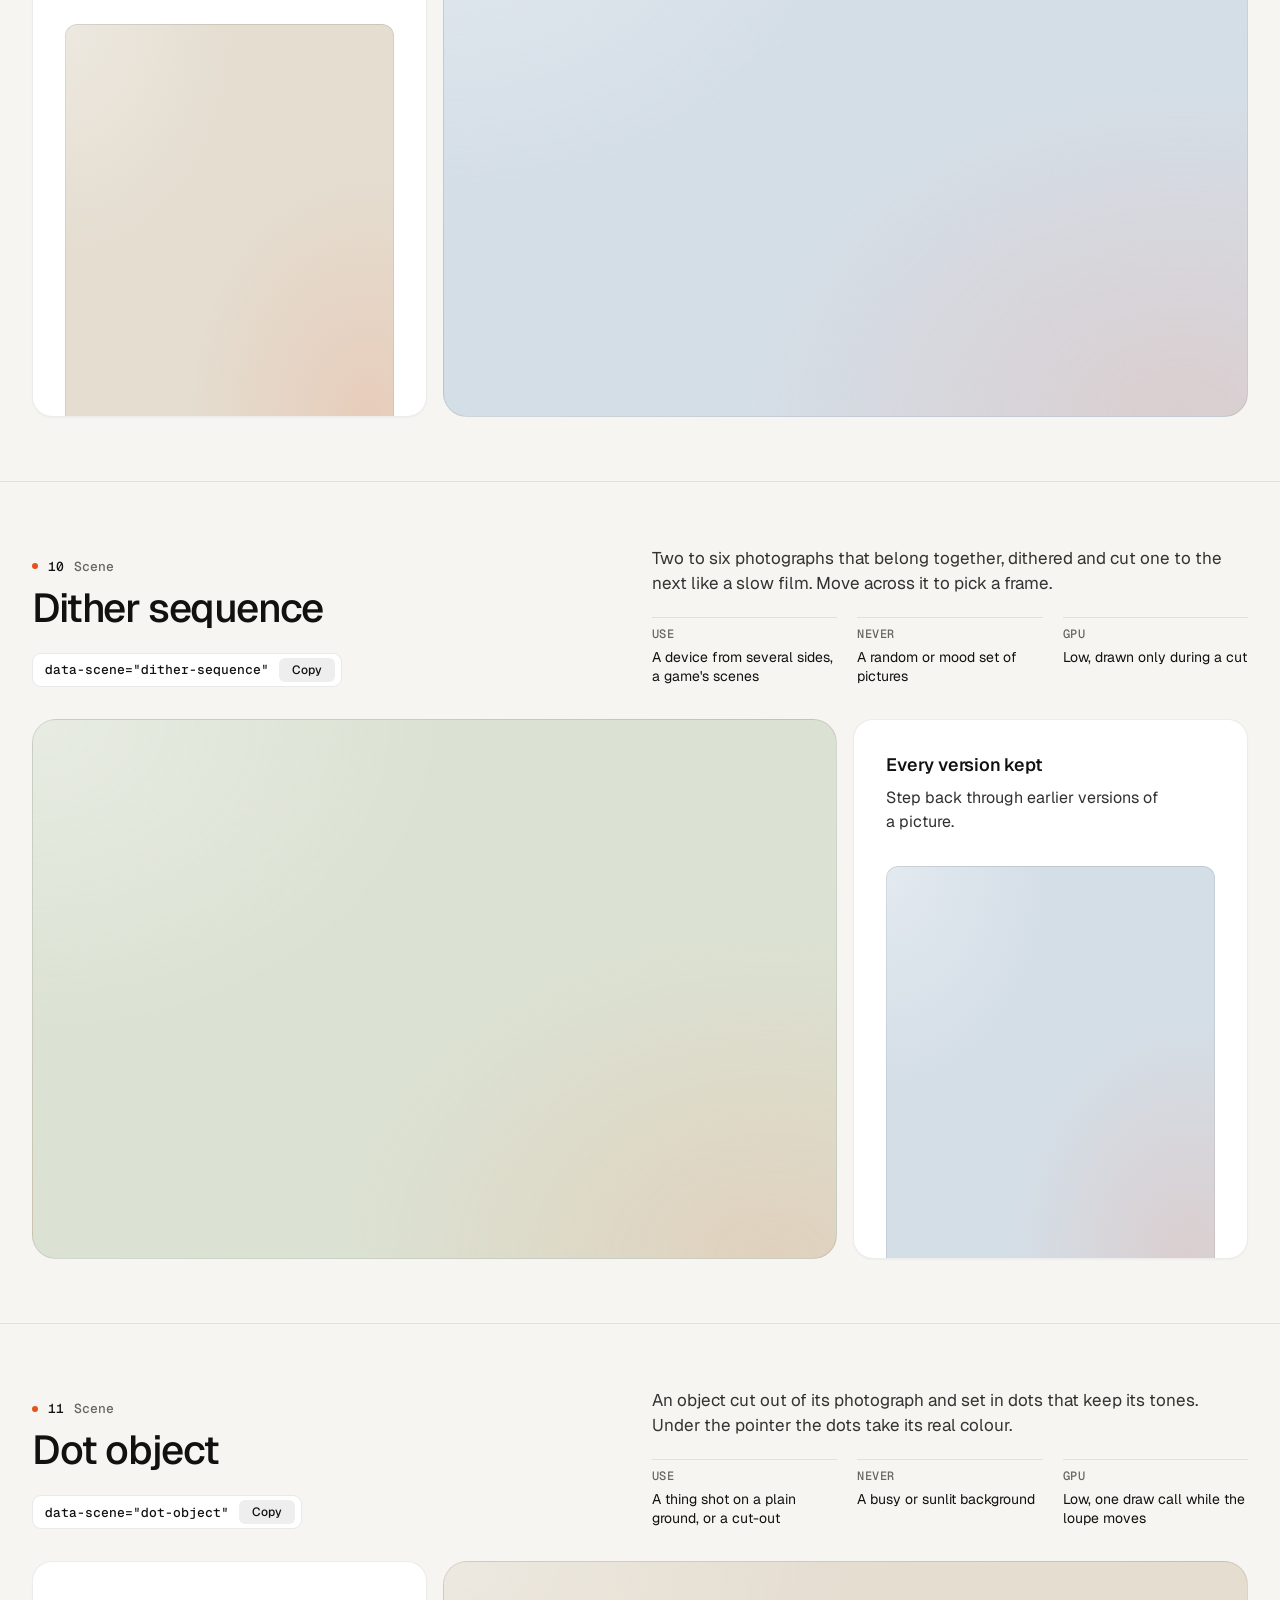
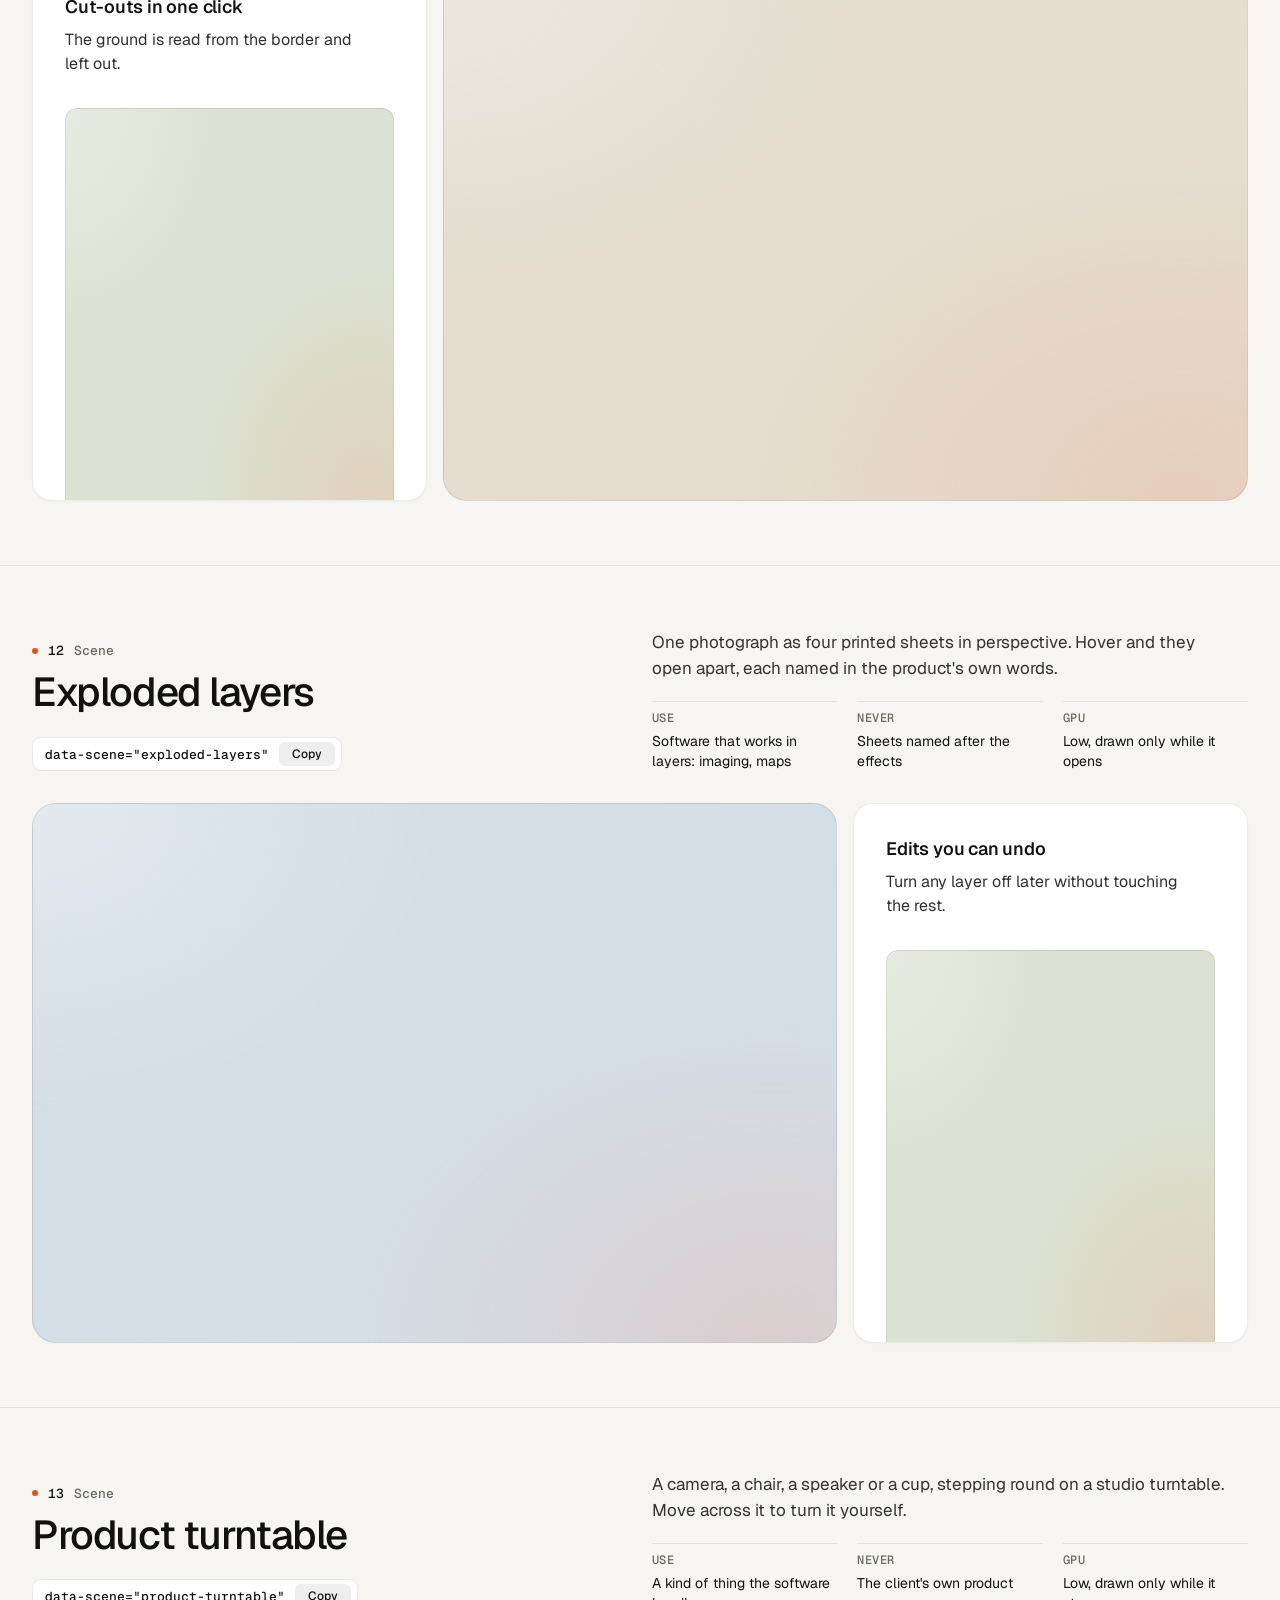
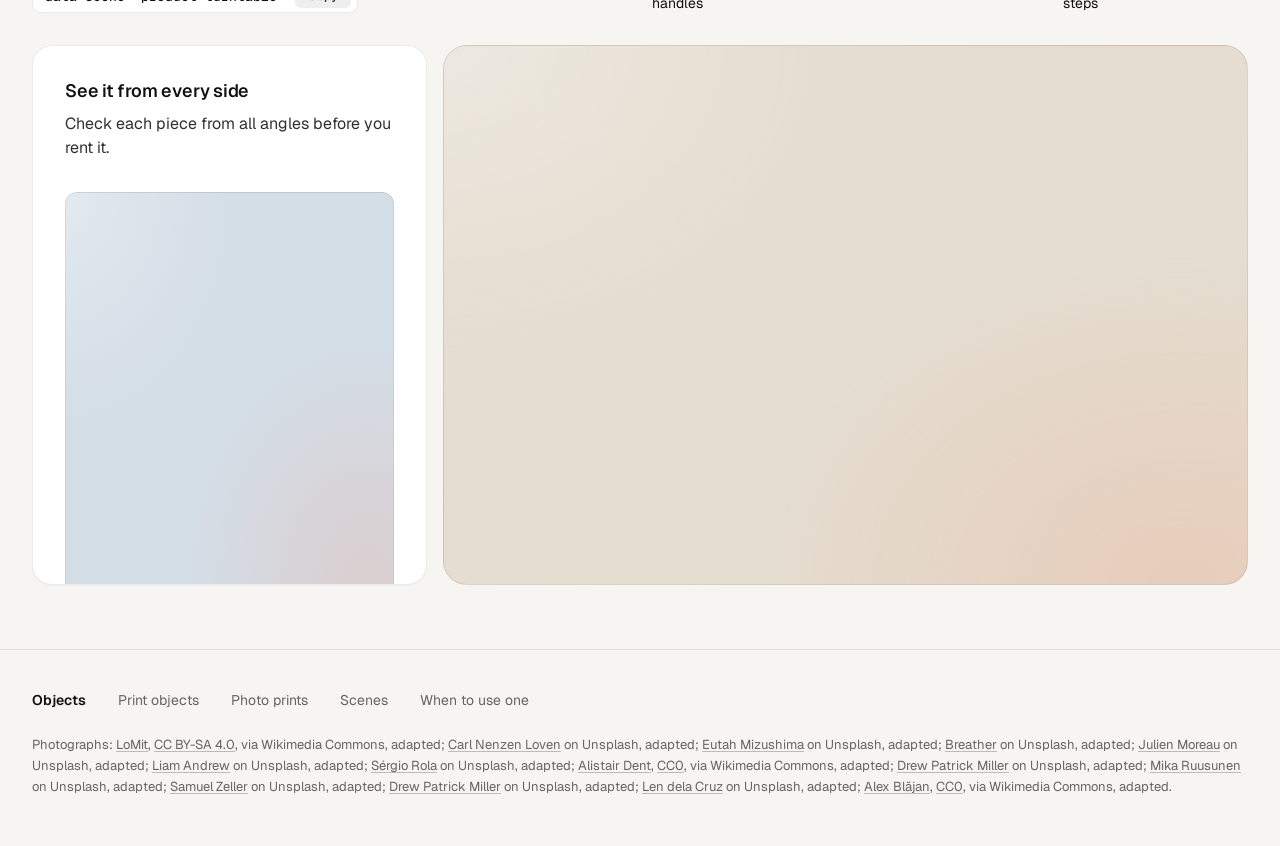
<file: .claude/skills/design-taste-frontend/assets/objects/index.html>
<!doctype html>
<html lang="en" data-palette="paper">
<head>
<script>window.__tpGlMax = 16;   /* a gallery shows many live effects at once; a page of a site keeps the default 4 (fx.js) */</script>
<meta charset="utf-8">
<meta name="viewport" content="width=device-width, initial-scale=1">
<title>Objects</title>
<meta name="description" content="Thirteen objects for one strong moment a page: products drawn in code, photographs printed by a shader, scenes that answer the pointer.">
<link rel="icon" href="data:,">
<link rel="preconnect" href="https://fonts.googleapis.com">
<link rel="preconnect" href="https://fonts.gstatic.com" crossorigin>
<link href="https://fonts.googleapis.com/css2?family=Geist:wght@300..700&family=Geist+Mono:wght@400;500&display=swap" rel="stylesheet">
<link rel="stylesheet" href="../ui/base.css">
<link rel="stylesheet" href="../ui/cards.css">
<style>
  /* palettes: page tokens, four grounds (--g1 sand, --g2 sky, --g3 sage, --g4 deep) and the globe's sea */
  :root {
    --font-text: "Geist", system-ui, sans-serif; --font-mono: "Geist Mono", ui-monospace, monospace;
    --ease: cubic-bezier(.2, .7, .2, 1);
    --gutter: 32px; --max: 1312px;
  }
  [data-palette="paper"] { --bg: #f6f5f1; --card: #ffffff; --surface: #ffffff; --ink: #111110; --muted: #66655f; --accent: #e5531c; --accent-ink: #ffffff;
    --g1: #e4ddd0; --g2: #d4dee7; --g3: #dbe2d3; --g4: #1a2230; --sea: #2f6aa8; --line: rgb(17 17 16 / 0.09); }
  [data-palette="stone"] { --bg: #e6e5e1; --card: #f3f2ef; --surface: #f3f2ef; --ink: #1a1b1d; --muted: #5d5e62; --accent: #2456d6; --accent-ink: #ffffff;
    --g1: #d6d5d0; --g2: #c9d4df; --g3: #dad3c6; --g4: #1d2633; --sea: #2456d6; --line: rgb(26 27 29 / 0.1); }
  [data-palette="graphite"] { --bg: #0b0b0c; --card: #141416; --surface: #141416; --ink: #f2f2ef; --muted: #96979c; --accent: #ff7a3c; --accent-ink: #120c08;
    --g1: #1e1d1b; --g2: #17202a; --g3: #1b201b; --g4: #23262c; --sea: #4f9be0; --line: rgb(242 242 239 / 0.09); }
  [data-palette="night"] { --bg: #070b14; --card: #0e1420; --surface: #0e1420; --ink: #e9edf3; --muted: #8b94a4; --accent: #5ab9fc; --accent-ink: #07101a;
    --g1: #121a29; --g2: #0f2231; --g3: #16202b; --g4: #1b2536; --sea: #5ab9fc; --line: rgb(233 237 243 / 0.09); }

  * { box-sizing: border-box; }
  html { scroll-padding-top: 64px; }
  html, body { margin: 0; }
  body { font-family: var(--font-text); background: var(--bg); color: var(--ink); -webkit-font-smoothing: antialiased; font-size: 16px; line-height: 1.5;
    transition: background-color 320ms var(--ease), color 320ms var(--ease); }
  a { color: inherit; }
  .wrap { max-width: var(--max); margin: 0 auto; padding: 0 var(--gutter); }

  /* ------------------------------------------------ the bar */
  .bar { position: sticky; top: 0; z-index: 30; background: color-mix(in oklab, var(--bg) 84%, transparent); backdrop-filter: blur(16px) saturate(1.2); border-bottom: 1px solid var(--line); }
  .bar__in { height: 64px; display: flex; align-items: center; gap: 32px; }
  .brand { display: inline-flex; align-items: center; gap: 10px; font-weight: 600; font-size: 15px; letter-spacing: -0.01em; text-decoration: none; }
  .brand svg { width: 22px; height: 22px; }
  .brand svg .a { fill: var(--accent); transition: transform 420ms var(--ease); transform-origin: 11px 11px; }
  .brand:hover svg .a { transform: rotate(90deg); }
  .nav { display: flex; gap: 24px; font-size: 14px; }
  .nav a { position: relative; text-decoration: none; color: var(--muted); transition: color 180ms ease; padding: 6px 0; }
  .nav a::after { content: ""; position: absolute; left: 0; right: 0; bottom: 0; height: 1px; background: currentColor; transform: scaleX(0); transform-origin: left; transition: transform 260ms var(--ease); }
  .nav a:hover { color: var(--ink); }
  .nav a:hover::after { transform: scaleX(1); }
  .sp { flex: 1; }
  .swatches { display: flex; align-items: center; gap: 6px; padding: 4px; border-radius: 999px; border: 1px solid var(--line); background: var(--card); }
  .sw { position: relative; width: 26px; height: 26px; border-radius: 50%; border: 0; padding: 0; cursor: pointer; background: linear-gradient(135deg, var(--s-bg) 0 50%, var(--s-ac) 50% 100%);
    box-shadow: inset 0 0 0 1px rgb(0 0 0 / 0.12); transition: transform 200ms var(--ease); }
  .sw::after { content: ""; position: absolute; inset: -3px; border-radius: 50%; box-shadow: 0 0 0 1.5px var(--ink); opacity: 0; transform: scale(0.8); transition: opacity 200ms ease, transform 260ms var(--ease); }
  .sw:hover { transform: scale(1.08); }
  .sw:active { transform: scale(0.94); }
  .sw[aria-pressed="true"]::after { opacity: 1; transform: scale(1); }
  .sw:focus-visible { outline: 2px solid var(--ink); outline-offset: 3px; }
  .sw-label { font-size: 13px; color: var(--muted); min-width: 60px; text-align: right; }

  /* ------------------------------------------------ grounds: a soft lit mesh of the ground's own tone, a fine grain */
  .gr, .card > .panel.gr { --calm-k: 0%; background-color: var(--pg);
    background-image:
      radial-gradient(80% 90% at 92% 100%, color-mix(in oklab, var(--accent) 13%, var(--pg)), transparent 68%),
      radial-gradient(70% 80% at 0% 0%, color-mix(in oklab, var(--lift, #ffffff) var(--lift-k, 34%), var(--pg)), transparent 72%); }
  .gr.dk, [data-palette="graphite"] .gr, [data-palette="night"] .gr { --lift: #ffffff; --lift-k: 6%; }
  .grain { position: absolute; inset: 0; z-index: 0; pointer-events: none; opacity: .32; mix-blend-mode: soft-light; border-radius: inherit;
    background-image: url("data:image/svg+xml;utf8,<svg xmlns='http://www.w3.org/2000/svg' width='160' height='160'><filter id='n'><feTurbulence type='fractalNoise' baseFrequency='.85' numOctaves='2' stitchTiles='stitch'/><feColorMatrix values='0 0 0 0 .5  0 0 0 0 .5  0 0 0 0 .5  0 0 0 .9 0'/></filter><rect width='100%' height='100%' filter='url(%23n)'/></svg>"); }
  .slot { position: absolute; inset: 0; z-index: 1; border-radius: inherit; }
  .slot > .host { position: absolute; inset: 0; border-radius: inherit; overflow: hidden; }

  /* ------------------------------------------------ hero */
  .hero { min-height: calc(100svh - 64px); display: grid; align-items: center; padding: 56px 0; }
  .hero__grid { display: grid; grid-template-columns: repeat(12, minmax(0, 1fr)); gap: 24px; align-items: center; }
  .hero__copy { grid-column: 1 / span 5; }
  .hero h1 { margin: 0; font-size: clamp(44px, 3.4vw + 12px, 72px); line-height: 1.02; letter-spacing: -0.045em; font-weight: 520; text-wrap: balance; }
  .hero__lede { margin: 24px 0 0; font-size: 19px; line-height: 1.5; color: var(--muted); max-width: 40ch; text-wrap: pretty; }
  .index { margin: 40px 0 0; padding: 0; list-style: none; border-top: 1px solid var(--line); max-width: 460px; }
  .index a { display: grid; grid-template-columns: 1fr auto 20px; align-items: center; gap: 16px; padding: 14px 0; border-bottom: 1px solid var(--line); text-decoration: none; font-size: 16px; font-weight: 500; }
  .index a span { font: 500 13px/1 var(--font-mono); color: var(--muted); }
  .index a svg { width: 16px; height: 16px; transition: transform 260ms var(--ease); }
  .index a:hover svg { transform: translateX(4px); }
  .hero__pics { grid-column: 7 / span 6; display: grid; grid-template-columns: 1fr 1fr; gap: 16px; height: min(70svh, 660px); min-height: 440px; }
  .pic { position: relative; overflow: clip; border-radius: 20px; border: 1px solid var(--line); isolation: isolate; }
  .pic img { position: absolute; inset: 0; width: 100%; height: 100%; object-fit: cover; object-position: 50% 42%; display: block; }
  .pic--down { margin-top: 48px; }

  /* ------------------------------------------------ an object, one screen */
  .obj { min-height: calc(100svh - 64px); display: grid; align-content: center; padding: 64px 0; border-top: 1px solid var(--line); }
  .obj__head { display: grid; grid-template-columns: repeat(12, minmax(0, 1fr)); gap: 24px; align-items: end; margin-bottom: 32px; }
  .obj__title { grid-column: 1 / span 5; }
  .obj__n { margin: 0 0 14px; font: 500 13px/1 var(--font-mono); color: var(--muted); display: flex; gap: 10px; align-items: center; }
  .obj__n b { color: var(--ink); font-weight: 500; }
  .obj__n i { width: 6px; height: 6px; border-radius: 50%; background: var(--accent); display: inline-block; }
  .obj h2 { margin: 0; font-size: clamp(34px, 1.9vw + 16px, 52px); line-height: 1.04; letter-spacing: -0.035em; font-weight: 520; text-wrap: balance; }
  .obj__about { grid-column: 7 / span 6; }
  .obj__line { margin: 0; font-size: 17px; line-height: 1.5; color: color-mix(in oklab, var(--ink) 82%, var(--bg)); max-width: 52ch; text-wrap: pretty; }
  .facts { display: grid; grid-template-columns: repeat(3, minmax(0, 1fr)); gap: 20px; margin: 20px 0 0; }
  .facts div { border-top: 1px solid var(--line); padding-top: 10px; }
  .facts dt { font: 500 12px/1 var(--font-mono); color: var(--muted); text-transform: uppercase; letter-spacing: .04em; }
  .facts dd { margin: 8px 0 0; font-size: 14px; line-height: 1.4; }
  .copy { margin-top: 24px; display: inline-flex; align-items: center; gap: 10px; height: 34px; padding: 0 6px 0 12px; border-radius: 9px; border: 1px solid var(--line);
    background: var(--card); color: var(--ink); font: 500 13px/1 var(--font-mono); cursor: pointer; transition: border-color 180ms ease, transform 160ms var(--ease); }
  .copy:hover { border-color: color-mix(in oklab, var(--ink) 24%, transparent); }
  .copy:active { transform: scale(0.97); }
  .copy:focus-visible { outline: 2px solid var(--ink); outline-offset: 2px; }
  .copy em { font-style: normal; display: inline-grid; place-items: center; height: 24px; padding: 0 8px; border-radius: 6px; background: color-mix(in oklab, var(--ink) 7%, transparent); font-family: var(--font-text); font-size: 12px; overflow: hidden; }
  .copy em span { grid-area: 1 / 1; transition: transform 260ms var(--ease), opacity 200ms ease; }
  .copy em span + span { transform: translateY(110%); opacity: 0; }
  .copy.done em span:first-child { transform: translateY(-110%); opacity: 0; }
  .copy.done em span + span { transform: none; opacity: 1; }

  .duo { display: grid; grid-template-columns: repeat(12, minmax(0, 1fr)); gap: 16px; height: clamp(400px, calc(100svh - 360px), 600px); }
  .big { grid-column: 1 / span 8; position: relative; overflow: clip; isolation: isolate; border-radius: 24px; border: 1px solid var(--line); }
  .duo .card { grid-column: 9 / span 4; }
  .obj:nth-of-type(even) .big { grid-column: 5 / span 8; grid-row: 1; }
  .obj:nth-of-type(even) .duo .card { grid-column: 1 / span 4; grid-row: 1; }
  .duo .card > .panel { flex: 1 1 auto; min-height: 0; }

  /* ------------------------------------------------ footer */
  .foot { border-top: 1px solid var(--line); padding: 40px 0 48px; font-size: 14px; color: var(--muted); }
  .foot__row { display: flex; flex-wrap: wrap; gap: 12px 32px; align-items: baseline; }
  .foot__row b { color: var(--ink); font-weight: 600; }
  .foot__row a { text-decoration: none; }
  .foot__row a:hover { color: var(--ink); }
  .credits { margin: 24px 0 0; font-size: 13px; line-height: 1.6; color: var(--muted); }
  .credits a { text-decoration: underline; text-decoration-color: color-mix(in oklab, currentColor 40%, transparent); text-underline-offset: 2px; }

  @media (max-width: 1023px) {
    .hero__copy, .hero__pics { grid-column: 1 / -1; }
    .hero__pics { height: auto; min-height: 0; }
    .pic { aspect-ratio: 3 / 4; }
    .obj__title, .obj__about { grid-column: 1 / -1; }
    .duo { height: auto; grid-template-columns: minmax(0, 1fr); }
    .big, .duo .card, .obj:nth-of-type(even) .big, .obj:nth-of-type(even) .duo .card { grid-column: 1 / -1; grid-row: auto; }
    .big { aspect-ratio: 4 / 3; }
    .duo .card > .panel { flex: none; height: 320px; }
  }
  @media (max-width: 760px) {
    :root { --gutter: 16px; }
    .nav, .sw-label { display: none; }
    .hero { padding: 32px 0 40px; }
    .hero__lede { font-size: 17px; }
    .hero__pics { gap: 10px; }
    .pic { border-radius: 16px; }
    .pic--down { margin-top: 28px; }
    .obj { padding: 72px 0; min-height: 0; }
    .obj .wrap { display: flex; flex-direction: column; }
    .obj__head, .obj__about { display: contents; }
    .obj__title { order: 1; margin-bottom: 16px; }
    .obj__line { order: 2; margin-bottom: 28px; }
    .duo { order: 3; }
    .facts { order: 4; margin-top: 28px; }
    .copy, .index { display: none; }
    .facts { grid-template-columns: minmax(0, 1fr); gap: 0; }
    .facts div { display: grid; grid-template-columns: 96px 1fr; gap: 12px; padding: 10px 0; }
    .facts dd { margin: 0; }
    .big { aspect-ratio: 4 / 5; border-radius: 18px; }
    .duo .card > .panel { height: 300px; }
  }
  @media (prefers-reduced-motion: reduce) { *, *::before, *::after { transition-duration: 0ms !important; } }
</style>
</head>
<body>
<header class="bar">
  <div class="wrap bar__in">
    <a class="brand" href="#top" aria-label="Objects, back to the top">
      <svg viewBox="0 0 22 22" aria-hidden="true"><rect x="1" y="1" width="20" height="20" rx="6" fill="currentColor"/><rect class="a" x="7" y="7" width="8" height="8" rx="2"/></svg>
      Objects
    </a>
    <nav class="nav" aria-label="Families">
      <a href="#print-cup">Print objects</a>
      <a href="#photo-halftone">Photo prints</a>
      <a href="#split-reveal">Scenes</a>
    </nav>
    <span class="sp"></span>
    <span class="sw-label" id="sw-label">Paper</span>
    <div class="swatches" role="group" aria-label="Palette">
      <button type="button" class="sw" data-pal="paper" aria-label="Paper" aria-pressed="true" style="--s-bg:#f6f5f1;--s-ac:#e5531c"></button>
      <button type="button" class="sw" data-pal="stone" aria-label="Stone" aria-pressed="false" style="--s-bg:#e6e5e1;--s-ac:#2456d6"></button>
      <button type="button" class="sw" data-pal="graphite" aria-label="Graphite" aria-pressed="false" style="--s-bg:#141416;--s-ac:#ff7a3c"></button>
      <button type="button" class="sw" data-pal="night" aria-label="Night" aria-pressed="false" style="--s-bg:#0e1420;--s-ac:#5ab9fc"></button>
    </div>
  </div>
</header>

<main id="top">
  <section class="hero">
    <div class="wrap hero__grid">
      <div class="hero__copy">
        <h1>Objects for one strong moment a page.</h1>
        <p class="hero__lede">Products drawn in code, photographs printed by a shader, and scenes that answer the pointer. A photograph leads where there is one. An object leads where there is none.</p>
        <ul class="index">
          <li><a href="#print-cup">Print objects <span>05</span><svg viewBox="0 0 16 16" fill="none" stroke="currentColor" stroke-width="1.5" aria-hidden="true"><path d="M3 8h10M9 4l4 4-4 4"/></svg></a></li>
          <li><a href="#photo-halftone">Photo prints <span>03</span><svg viewBox="0 0 16 16" fill="none" stroke="currentColor" stroke-width="1.5" aria-hidden="true"><path d="M3 8h10M9 4l4 4-4 4"/></svg></a></li>
          <li><a href="#split-reveal">Scenes <span>05</span><svg viewBox="0 0 16 16" fill="none" stroke="currentColor" stroke-width="1.5" aria-hidden="true"><path d="M3 8h10M9 4l4 4-4 4"/></svg></a></li>
        </ul>
      </div>
      <div class="hero__pics">
        <div class="pic"><img src="photo-kit/photos/lamp.jpg" width="1280" height="1757" alt="Cream ceramic table lamp on a glossy side table in low sun" decoding="async"></div>
        <article class="pic pic--down gr" style="--pg: var(--g1)" aria-label="A balanced-arm desk lamp">
          <div class="grain"></div>
          <div class="slot" data-slot='{"kind":"print","id":"print-lamp","place":"card","ground":"g1","params":{"size":1.06,"x":-0.08,"y":-0.2}}'></div>
        </article>
      </div>
    </div>
  </section>

  <!-- ===================================================== print objects -->
  <section class="obj" id="print-cup">
    <div class="wrap">
      <div class="obj__head">
        <div class="obj__title"><p class="obj__n"><i></i><b>01</b> Print object</p><h2>Cup and saucer</h2>
          <button type="button" class="copy" data-copy='<div data-print="print-cup" data-print-place="card"></div>'>data-print="print-cup"<em><span>Copy</span><span>Copied</span></em></button></div>
        <div class="obj__about">
          <p class="obj__line">A porcelain cup of coffee on its saucer, the glaze in your accent. Click it to stir.</p>
          <dl class="facts"><div><dt>Leads</dt><dd>A tableware maker with no photographs</dd></div><div><dt>As a print</dt><dd>A software card about a morning</dd></div><div><dt>GPU</dt><dd>High while it turns, one frame at rest</dd></div></dl>
        </div>
      </div>
      <div class="duo">
        <article class="big gr" style="--pg: var(--g1)"><div class="grain"></div>
          <div class="slot" data-slot='{"kind":"print","id":"print-cup","place":"hero","ground":"g1","params":{"size":0.96,"x":0.16,"y":-0.04}}'></div></article>
        <article class="card"><h3>Morning digest</h3><p>One email at 8:00 with everything that changed overnight.</p>
          <div class="panel gr" style="--pg: var(--g2)"><div class="grain"></div>
            <div class="slot" data-slot='{"kind":"print","id":"print-cup","place":"card","ground":"g2","params":{"effect":"halftone","turn":0}}'></div></div></article>
      </div>
    </div>
  </section>

  <section class="obj" id="print-wheel">
    <div class="wrap">
      <div class="obj__head">
        <div class="obj__title"><p class="obj__n"><i></i><b>02</b> Print object</p><h2>Bicycle wheel</h2>
          <button type="button" class="copy" data-copy='<div data-print="print-wheel" data-print-place="card"></div>'>data-print="print-wheel"<em><span>Copy</span><span>Copied</span></em></button></div>
        <div class="obj__about">
          <p class="obj__line">A road wheel with a tan-wall tyre, an alloy rim and 24 spokes, the hub in your accent. Click it to spin it up.</p>
          <dl class="facts"><div><dt>Leads</dt><dd>A maker of wheels or hubs, never a whole bike</dd></div><div><dt>As a print</dt><dd>A card about speed or a mechanism</dd></div><div><dt>GPU</dt><dd>High while it turns, one frame at rest</dd></div></dl>
        </div>
      </div>
      <div class="duo">
        <article class="big gr" style="--pg: var(--g2)"><div class="grain"></div>
          <div class="slot" data-slot='{"kind":"print","id":"print-wheel","place":"card","ground":"g2","params":{"size":1.34,"x":-0.08,"y":-0.3}}'></div></article>
        <article class="card"><h3>Background sync</h3><p>Runs every five minutes, whether the app is open or not.</p>
          <div class="panel gr" style="--pg: var(--g3)"><div class="grain"></div>
            <div class="slot" data-slot='{"kind":"print","id":"print-wheel","place":"card","ground":"g3","params":{"effect":"halftone","turn":0}}'></div></div></article>
      </div>
    </div>
  </section>

  <section class="obj" id="print-lamp">
    <div class="wrap">
      <div class="obj__head">
        <div class="obj__title"><p class="obj__n"><i></i><b>03</b> Print object</p><h2>Desk lamp</h2>
          <button type="button" class="copy" data-copy='<div data-print="print-lamp" data-print-place="card"></div>'>data-print="print-lamp"<em><span>Copy</span><span>Copied</span></em></button></div>
        <div class="obj__about">
          <p class="obj__line">A balanced-arm desk lamp on chrome springs, the base and shade enamelled in your accent. Click it to switch it on.</p>
          <dl class="facts"><div><dt>Leads</dt><dd>A lighting maker with no photographs</dd></div><div><dt>As a print</dt><dd>A card about focus or working late</dd></div><div><dt>GPU</dt><dd>High while it moves, one frame at rest</dd></div></dl>
        </div>
      </div>
      <div class="duo">
        <article class="big gr" style="--pg: var(--g3)"><div class="grain"></div>
          <div class="slot" data-slot='{"kind":"print","id":"print-lamp","place":"hero","ground":"g3","params":{"size":0.98,"x":0.14,"y":-0.06,"angle":-24}}'></div></article>
        <article class="card"><h3>Focus mode</h3><p>Alerts wait until you switch it off.</p>
          <div class="panel gr dk" style="--pg: var(--g4)"><div class="grain"></div>
            <div class="slot" data-slot='{"kind":"print","id":"print-lamp","place":"card","ground":"g4","params":{"effect":"dither","step":1,"turn":0}}' aria-label="A desk lamp, switched on"></div></div></article>
      </div>
    </div>
  </section>

  <section class="obj" id="print-globe">
    <div class="wrap">
      <div class="obj__head">
        <div class="obj__title"><p class="obj__n"><i></i><b>04</b> Print object</p><h2>Desk globe</h2>
          <button type="button" class="copy" data-copy='<div data-print="print-globe" data-print-place="card" data-print-params=&apos;{"effect":"engrave"}&apos;></div>'>data-print="print-globe"<em><span>Copy</span><span>Copied</span></em></button></div>
        <div class="obj__about">
          <p class="obj__line">A desk globe with the real coastlines, a brass meridian and a walnut stand. Its sea takes a blue or teal accent. Click it to spin.</p>
          <dl class="facts"><div><dt>Leads</dt><dd>A maker of globes or maps</dd></div><div><dt>As a print</dt><dd>A card about regions or shipping</dd></div><div><dt>GPU</dt><dd>High while it turns, one frame at rest</dd></div></dl>
        </div>
      </div>
      <div class="duo">
        <article class="big gr" style="--pg: var(--g2)"><div class="grain"></div>
          <div class="slot" data-slot='{"kind":"print","id":"print-globe","place":"card","ground":"g2","sea":true,"params":{"size":1.3,"x":-0.1,"y":-0.3}}'></div></article>
        <article class="card"><h3>14 regions</h3><p>Pick where your data lives. Move it later in two clicks.</p>
          <div class="panel gr dk" style="--pg: var(--g4)"><div class="grain"></div>
            <div class="slot" data-slot='{"kind":"print","id":"print-globe","place":"card","ground":"g4","sea":true,"params":{"effect":"engrave","turn":0}}'></div></div></article>
      </div>
    </div>
  </section>

  <section class="obj" id="print-cards">
    <div class="wrap">
      <div class="obj__head">
        <div class="obj__title"><p class="obj__n"><i></i><b>05</b> Print object</p><h2>Playing cards</h2>
          <button type="button" class="copy" data-copy='<div data-print="print-cards" data-print-place="card"></div>'>data-print="print-cards"<em><span>Copy</span><span>Copied</span></em></button></div>
        <div class="obj__about">
          <p class="obj__line">A stack of playing cards, the ace of diamonds face up and the backs in your accent. Click to fan them out.</p>
          <dl class="facts"><div><dt>Leads</dt><dd>A maker of card or board games</dd></div><div><dt>As a print</dt><dd>A games card about a hand or a deal</dd></div><div><dt>GPU</dt><dd>High while it moves, one frame at rest</dd></div></dl>
        </div>
      </div>
      <div class="duo">
        <article class="big gr" style="--pg: var(--g3)"><div class="grain"></div>
          <div class="slot" data-slot='{"kind":"print","id":"print-cards","place":"hero","ground":"g3","params":{"size":0.98,"x":0.16,"y":-0.04}}'></div></article>
        <article class="card"><h3>Fair draws</h3><p>Every shuffle is logged, so any player can check a deal.</p>
          <div class="panel gr" style="--pg: var(--g1)"><div class="grain"></div>
            <div class="slot" data-slot='{"kind":"print","id":"print-cards","place":"card","ground":"g1","params":{"effect":"halftone","turn":0}}'></div></div></article>
      </div>
    </div>
  </section>

  <!-- ===================================================== photo prints -->
  <section class="obj" id="photo-halftone">
    <div class="wrap">
      <div class="obj__head">
        <div class="obj__title"><p class="obj__n"><i></i><b>06</b> Photo print</p><h2>Halftone photograph</h2>
          <button type="button" class="copy" data-copy="import print from './assets/objects/photo-halftone/object.js'; print.mount(frame, { palette: fx.readPalette(frame) });">photo-halftone<em><span>Copy</span><span>Copied</span></em></button></div>
        <div class="obj__about">
          <p class="obj__line">One photograph in one ink: round dots on a 45° screen, clean paper in the light. Point at it and a loupe shows its colour.</p>
          <dl class="facts"><div><dt>Use</dt><dd>One photograph band on a design or software page</dd></div><div><dt>Never</dt><dd>A hero photograph, a cafe, a guesthouse</dd></div><div><dt>GPU</dt><dd>Low, one context, still at rest</dd></div></dl>
        </div>
      </div>
      <div class="duo">
        <article class="big gr" style="--pg: var(--g1)">
          <div class="slot" data-slot='{"kind":"photo","id":"photo-halftone","ground":"g1","photo":"concrete"}'></div></article>
        <article class="card"><h3>Screens for print</h3><p>Send any photograph to press as a one-ink halftone.</p>
          <div class="panel gr" style="--pg: var(--g2)">
            <div class="slot" data-slot='{"kind":"photo","id":"photo-halftone","ground":"g2","photo":"lamp","params":{"tint":1}}'></div></div></article>
      </div>
    </div>
  </section>

  <section class="obj" id="photo-engraving">
    <div class="wrap">
      <div class="obj__head">
        <div class="obj__title"><p class="obj__n"><i></i><b>07</b> Photo print</p><h2>Engraved photograph</h2>
          <button type="button" class="copy" data-copy="import print from './assets/objects/photo-engraving/object.js'; print.mount(frame, { palette: fx.readPalette(frame) });">photo-engraving<em><span>Copy</span><span>Copied</span></em></button></div>
        <div class="obj__about">
          <p class="obj__line">Diagonal lines that swell in the shadows and bend over the forms, over a light wash of the photograph's colour. Point at it and the lines part.</p>
          <dl class="facts"><div><dt>Use</dt><dd>A tile whose subject is the photograph</dd></div><div><dt>Never</dt><dd>A hero photograph, a cafe, a guesthouse</dd></div><div><dt>GPU</dt><dd>Low, one context, still at rest</dd></div></dl>
        </div>
      </div>
      <div class="duo">
        <article class="big gr" style="--pg: var(--g2)">
          <div class="slot" data-slot='{"kind":"photo","id":"photo-engraving","ground":"g2","photo":"platform","photoDark":"concrete"}'></div></article>
        <article class="card"><h3>Line art from a photo</h3><p>Turn a product shot into a plate for packaging.</p>
          <div class="panel gr" style="--pg: var(--g3)">
            <div class="slot" data-slot='{"kind":"photo","id":"photo-engraving","ground":"g3","photo":"concrete","photoDark":"room"}'></div></div></article>
      </div>
    </div>
  </section>

  <section class="obj" id="photo-dither">
    <div class="wrap">
      <div class="obj__head">
        <div class="obj__title"><p class="obj__n"><i></i><b>08</b> Photo print</p><h2>Dithered photograph</h2>
          <button type="button" class="copy" data-copy="import print from './assets/objects/photo-dither/object.js'; print.mount(frame, { palette: fx.readPalette(frame) });">photo-dither<em><span>Copy</span><span>Copied</span></em></button></div>
        <div class="obj__about">
          <p class="obj__line">A three-colour grain from the photograph's deepest and most colourful tones. Point at it and the photograph develops through the grain.</p>
          <dl class="facts"><div><dt>Use</dt><dd>A games or AI page's one photograph</dd></div><div><dt>Never</dt><dd>A hero photograph, a cafe, a guesthouse</dd></div><div><dt>GPU</dt><dd>Low, one context, still at rest</dd></div></dl>
        </div>
      </div>
      <div class="duo">
        <article class="big gr" style="--pg: var(--g3)">
          <div class="slot" data-slot='{"kind":"photo","id":"photo-dither","ground":"g3","photo":"room"}'></div></article>
        <article class="card"><h3>Three colours, any picture</h3><p>A grain that keeps a photograph readable in two inks and the paper.</p>
          <div class="panel gr" style="--pg: var(--g1)">
            <div class="slot" data-slot='{"kind":"photo","id":"photo-dither","ground":"g1","photo":"platform"}'></div></div></article>
      </div>
    </div>
  </section>

  <!-- ===================================================== scenes -->
  <section class="obj" id="split-reveal">
    <div class="wrap">
      <div class="obj__head">
        <div class="obj__title"><p class="obj__n"><i></i><b>09</b> Scene</p><h2>Split reveal</h2>
          <button type="button" class="copy" data-copy='<div data-scene="split-reveal" data-scene-src="assets/img/photo.jpg"></div>'>data-scene="split-reveal"<em><span>Copy</span><span>Copied</span></em></button></div>
        <div class="obj__about">
          <p class="obj__line">One photograph, half of it printed as a halftone screen. The line follows the pointer; on a phone it follows a drag.</p>
          <dl class="facts"><div><dt>Use</dt><dd>A photo or design app, a device, a game's key art</dd></div><div><dt>Never</dt><dd>A place, a service, a product page</dd></div><div><dt>GPU</dt><dd>Low, drawn only while the line moves</dd></div></dl>
        </div>
      </div>
      <div class="duo">
        <article class="big gr" style="--pg: var(--g2)">
          <div class="slot" data-slot='{"kind":"scene","id":"split-reveal","ground":"g2","src":"default"}'></div></article>
        <article class="card"><h3>Before and after</h3><p>Drag the line to compare the print with the original.</p>
          <div class="panel gr" style="--pg: var(--g1)">
            <div class="slot" data-slot='{"kind":"scene","id":"split-reveal","ground":"g1","src":"roof","params":{"side":"right","split":0.42}}'></div></div></article>
      </div>
    </div>
  </section>

  <section class="obj" id="dither-sequence">
    <div class="wrap">
      <div class="obj__head">
        <div class="obj__title"><p class="obj__n"><i></i><b>10</b> Scene</p><h2>Dither sequence</h2>
          <button type="button" class="copy" data-copy='<div data-scene="dither-sequence" data-scene-src=&apos;[{"src":"a.jpg"},{"src":"b.jpg"}]&apos;></div>'>data-scene="dither-sequence"<em><span>Copy</span><span>Copied</span></em></button></div>
        <div class="obj__about">
          <p class="obj__line">Two to six photographs that belong together, dithered and cut one to the next like a slow film. Move across it to pick a frame.</p>
          <dl class="facts"><div><dt>Use</dt><dd>A device from several sides, a game's scenes</dd></div><div><dt>Never</dt><dd>A random or mood set of pictures</dd></div><div><dt>GPU</dt><dd>Low, drawn only during a cut</dd></div></dl>
        </div>
      </div>
      <div class="duo">
        <article class="big gr" style="--pg: var(--g3)">
          <div class="slot" data-slot='{"kind":"scene","id":"dither-sequence","ground":"g3","src":"default"}'></div></article>
        <article class="card"><h3>Every version kept</h3><p>Step back through earlier versions of a picture.</p>
          <div class="panel gr" style="--pg: var(--g2)">
            <div class="slot" data-slot='{"kind":"scene","id":"dither-sequence","ground":"g2","src":"spirals","params":{"fit":"contain","autoplay":0}}'></div></div></article>
      </div>
    </div>
  </section>

  <section class="obj" id="dot-object">
    <div class="wrap">
      <div class="obj__head">
        <div class="obj__title"><p class="obj__n"><i></i><b>11</b> Scene</p><h2>Dot object</h2>
          <button type="button" class="copy" data-copy='<div data-scene="dot-object" data-scene-src="assets/img/object-on-white.jpg"></div>'>data-scene="dot-object"<em><span>Copy</span><span>Copied</span></em></button></div>
        <div class="obj__about">
          <p class="obj__line">An object cut out of its photograph and set in dots that keep its tones. Under the pointer the dots take its real colour.</p>
          <dl class="facts"><div><dt>Use</dt><dd>A thing shot on a plain ground, or a cut-out</dd></div><div><dt>Never</dt><dd>A busy or sunlit background</dd></div><div><dt>GPU</dt><dd>Low, one draw call while the loupe moves</dd></div></dl>
        </div>
      </div>
      <div class="duo">
        <article class="big gr" style="--pg: var(--g1)">
          <div class="slot" data-slot='{"kind":"scene","id":"dot-object","ground":"g1","src":"default"}'></div></article>
        <article class="card"><h3>Cut-outs in one click</h3><p>The ground is read from the border and left out.</p>
          <div class="panel gr" style="--pg: var(--g3)">
            <div class="slot" data-slot='{"kind":"scene","id":"dot-object","ground":"g3","src":"dahlia"}'></div></div></article>
      </div>
    </div>
  </section>

  <section class="obj" id="exploded-layers">
    <div class="wrap">
      <div class="obj__head">
        <div class="obj__title"><p class="obj__n"><i></i><b>12</b> Scene</p><h2>Exploded layers</h2>
          <button type="button" class="copy" data-copy='<div data-scene="exploded-layers" data-scene-src="assets/img/photo.jpg" data-scene-params=&apos;{"names":["Photo","Colour","Light","Depth"]}&apos;></div>'>data-scene="exploded-layers"<em><span>Copy</span><span>Copied</span></em></button></div>
        <div class="obj__about">
          <p class="obj__line">One photograph as four printed sheets in perspective. Hover and they open apart, each named in the product's own words.</p>
          <dl class="facts"><div><dt>Use</dt><dd>Software that works in layers: imaging, maps</dd></div><div><dt>Never</dt><dd>Sheets named after the effects</dd></div><div><dt>GPU</dt><dd>Low, drawn only while it opens</dd></div></dl>
        </div>
      </div>
      <div class="duo">
        <article class="big gr" style="--pg: var(--g2)">
          <div class="slot" data-slot='{"kind":"scene","id":"exploded-layers","ground":"g2","src":"default","params":{"names":["Photo","Colour","Light","Depth"]}}'></div></article>
        <article class="card"><h3>Edits you can undo</h3><p>Turn any layer off later without touching the rest.</p>
          <div class="panel gr" style="--pg: var(--g3)">
            <div class="slot" data-slot='{"kind":"scene","id":"exploded-layers","ground":"g3","src":"lattice"}'></div></div></article>
      </div>
    </div>
  </section>

  <section class="obj" id="product-turntable">
    <div class="wrap">
      <div class="obj__head">
        <div class="obj__title"><p class="obj__n"><i></i><b>13</b> Scene</p><h2>Product turntable</h2>
          <button type="button" class="copy" data-copy='<div data-scene="product-turntable" data-scene-params=&apos;{"form":"chair"}&apos;></div>'>data-scene="product-turntable"<em><span>Copy</span><span>Copied</span></em></button></div>
        <div class="obj__about">
          <p class="obj__line">A camera, a chair, a speaker or a cup, stepping round on a studio turntable. Move across it to turn it yourself.</p>
          <dl class="facts"><div><dt>Use</dt><dd>A kind of thing the software handles</dd></div><div><dt>Never</dt><dd>The client's own product</dd></div><div><dt>GPU</dt><dd>Low, drawn only while it steps</dd></div></dl>
        </div>
      </div>
      <div class="duo">
        <article class="big gr" style="--pg: var(--g1)">
          <div class="slot" data-slot='{"kind":"scene","id":"product-turntable","ground":"g1","params":{"form":"camera"}}' aria-label="A camera on a turntable"></div></article>
        <article class="card"><h3>See it from every side</h3><p>Check each piece from all angles before you rent it.</p>
          <div class="panel gr" style="--pg: var(--g2)">
            <div class="slot" data-slot='{"kind":"scene","id":"product-turntable","ground":"g2","params":{"form":"chair","start":-40,"autoplay":0}}' aria-label="A side chair"></div></div></article>
      </div>
    </div>
  </section>
</main>

<footer class="foot">
  <div class="wrap">
    <div class="foot__row">
      <b>Objects</b>
      <a href="_print-core/README.md">Print objects</a>
      <a href="photo-kit/README.md">Photo prints</a>
      <a href="_scenes/README.md">Scenes</a>
      <a href="../../references/effects-objects.md">When to use one</a>
    </div>
    <p class="credits" id="credits"></p>
  </div>
</footer>

<script type="module">
  /*
    The showcase's own mounting: every [data-slot] mounts when it comes near the screen and is destroyed
    when it leaves, and never more than MAX are mounted at once, so the page holds at most 4 live WebGL
    contexts (each mounted object holds one at most; still print objects hold none).
  */
  import fx from '../effects/fx.js';
  import { creditsLine } from './photo-kit/photo.js';
  import { DEFAULT_PHOTO as SPLIT } from './split-reveal/object.js';
  import { DEFAULT_SEQUENCE } from './dither-sequence/object.js';
  import { DEFAULT_PHOTO as TULIP } from './dot-object/object.js';
  import { DEFAULT_PHOTO as MIXER } from './exploded-layers/object.js';

  const MAX = 4, CAP = { print: 4, photo: 3, scene: 4 };
  const root = document.documentElement;
  const q = new URLSearchParams(location.search);
  const U = 'https://unsplash.com/license', CC0 = 'https://creativecommons.org/publicdomain/zero/1.0/';
  const SRC = {
    roof: { id: 618, ratio: 1.5, alt: 'Curving glass and steel lattice roof in black and white', by: 'Mika Ruusunen', licence: 'Unsplash licence', licenceUrl: U, page: 'https://unsplash.com/photos/ypVM8PnygUo' },
    lattice: { id: 893, ratio: 1.5, alt: 'Curved latticed building facade forming sweeping lines', by: 'Samuel Zeller', licence: 'Unsplash licence', licenceUrl: U, page: 'https://unsplash.com/photos/j0g8taxHZa0' },
    spirals: [
      { id: 949, ratio: 0.66, alt: 'A white spiral atrium under a glass dome, seen from below', by: 'Drew Patrick Miller', licence: 'Unsplash licence', licenceUrl: U, page: 'https://unsplash.com/photos/VLT62-JzddA' },
      { id: 679, ratio: 1, alt: 'Spiralling concrete curves around a small round window', by: 'Len dela Cruz', licence: 'Unsplash licence', licenceUrl: U, page: 'https://unsplash.com/photos/ScEKf8u7y-c' },
    ],
    dahlia: { id: 'commons-minimal-orange-dahlia', source: 'commons', ratio: 1.523, width: 5830, focus: [0.5, 0.5], alt: 'An orange dahlia on a black ground', by: 'Alex Blăjan', licence: 'CC0', licenceUrl: CC0,
      url: 'https://upload.wikimedia.org/wikipedia/commons/5/5e/Minimal_orange_dahlia_%28Unsplash%29.jpg', page: 'https://commons.wikimedia.org/wiki/File:Minimal_orange_dahlia_(Unsplash).jpg' },
  };
  const DEFAULTS = { 'split-reveal': SPLIT, 'dither-sequence': DEFAULT_SEQUENCE, 'dot-object': TULIP, 'exploded-layers': MIXER };
  const lib = await fetch(new URL('./photo-kit/photos.json', import.meta.url)).then(r => r.json()).catch(() => ({ photos: [] }));
  const PHOTOS = Object.fromEntries(lib.photos.map(p => [p.key, p]));

  // ---- palette: the page tokens, a ground's paper and an ink that reads on it
  const tok = n => getComputedStyle(root).getPropertyValue(n).trim();
  const lum = hex => { const h = hex.replace('#', ''); const c = [0, 2, 4].map(i => parseInt(h.slice(i, i + 2), 16) / 255); return 0.2126 * c[0] + 0.7152 * c[1] + 0.0722 * c[2]; };
  function paletteFor(cfg) {
    const bg = tok('--' + (cfg.ground || 'g1')), ink = tok('--ink');
    const light = lum(bg) > 0.4, pageLight = lum(ink) < 0.4;
    const gInk = light ? (pageLight ? ink : '#17181b') : (pageLight ? '#eef0f2' : ink);
    return fx.normalizePalette({ bg, surface: bg, ink: gInk, accent: cfg.sea ? tok('--sea') : tok('--accent'), accentInk: tok('--accent-ink') });
  }

  // ---- mounting
  const slots = [...document.querySelectorAll('[data-slot]')];
  const st = new Map(slots.map(el => [el, { cfg: JSON.parse(el.dataset.slot), near: false, ctrl: null, host: null, busy: false }]));
  const mods = new Map();
  const load = id => { if (!mods.has(id)) mods.set(id, import(`./${id}/object.js`).then(m => m.default)); return mods.get(id); };
  // a photo print may name a darker photograph for the dark palettes (a pale one prints as a light plate there)
  const isDark = () => lum(tok('--bg')) < 0.4;
  const photoKey = cfg => (cfg.photoDark && isDark() ? cfg.photoDark : cfg.photo);
  const srcOf = cfg => {
    if (cfg.kind === 'photo') return new URL('./photo-kit/' + PHOTOS[photoKey(cfg)].file, import.meta.url).href;
    if (!cfg.src) return undefined;
    return cfg.src === 'default' ? DEFAULTS[cfg.id] : SRC[cfg.src];
  };
  // a photo print's slot shows its photograph toned into the ground until the print draws, before it
  // mounts too: never an empty panel, even on a slow device
  function underlay(box, cfg) {
    if (cfg.kind !== 'photo') return;
    const p = PHOTOS[photoKey(cfg)];
    Object.assign(box.style, { backgroundColor: 'var(--pg)', backgroundImage: 'url(' + srcOf(cfg) + ')', backgroundSize: 'cover',
      backgroundPosition: (p.focus[0] * 100) + '% ' + (p.focus[1] * 100) + '%', backgroundBlendMode: 'luminosity' });
  }
  async function mount(el) {
    const s = st.get(el);
    s.busy = true;
    try {
      const obj = await load(s.cfg.id);
      if (!s.want) return;
      const host = document.createElement('div');
      host.className = 'host';
      if (el.hasAttribute('aria-label')) host.setAttribute('aria-label', el.getAttribute('aria-label'));
      el.appendChild(host);
      const cfg = s.cfg, palette = paletteFor(cfg);
      let ctrl;
      if (cfg.kind === 'print') ctrl = obj.mount(host, { place: cfg.place, params: cfg.params || {}, palette });
      else if (cfg.kind === 'photo') {
        const p = PHOTOS[photoKey(cfg)];
        s.photo = photoKey(cfg);
        underlay(host, cfg);
        ctrl = obj.mount(host, { palette, src: srcOf(cfg), params: { focusX: p.focus[0], focusY: p.focus[1], ...(cfg.params || {}) } });
      } else ctrl = obj.mount(host, { palette, src: srcOf(cfg), params: cfg.params || {} });
      s.ctrl = ctrl; s.host = host;
    } catch (e) { console.warn('objects:', s.cfg.id, e); }
    finally { s.busy = false; if (!s.want && s.ctrl) unmount(el); schedule(); }
  }
  function unmount(el) {
    const s = st.get(el);
    if (!s.ctrl) return;
    try { s.ctrl.destroy(); } catch (e) { console.warn(e); }
    s.host?.remove();
    s.ctrl = null; s.host = null;
  }
  let queued = 0;
  function reconcile() {
    queued = 0;
    const mid = innerHeight / 2;
    const dist = el => { const r = el.getBoundingClientRect(); return Math.abs((r.top + r.bottom) / 2 - mid); };
    // the nearest first, at most MAX, and at most CAP of one family (photo-kit warns past 3)
    const near = [], kinds = {};
    for (const el of slots.filter(e => st.get(e).near).sort((a, b) => dist(a) - dist(b))) {
      const k = st.get(el).cfg.kind;
      if (near.length < MAX && (kinds[k] || 0) < CAP[k]) { near.push(el); kinds[k] = (kinds[k] || 0) + 1; }
    }
    const want = new Set(near);
    for (const el of slots) { const s = st.get(el); s.want = want.has(el); if (!s.want && s.ctrl && !s.busy) unmount(el); }
    // never more than MAX mounted (or mounting) at once
    let count = slots.filter(el => { const s = st.get(el); return s.ctrl || s.busy; }).length;
    for (const el of near) { const s = st.get(el); if (!s.ctrl && !s.busy && count < MAX) { count++; mount(el); } }
  }
  const schedule = () => { if (!queued) queued = requestAnimationFrame(reconcile); };
  const io = new IntersectionObserver(es => { for (const e of es) st.get(e.target).near = e.isIntersecting; schedule(); }, { rootMargin: '60% 0px' });
  slots.forEach(el => io.observe(el));
  addEventListener('scroll', schedule, { passive: true });
  addEventListener('resize', schedule, { passive: true });

  // ---- palette switch
  const PAL = ['paper', 'stone', 'graphite', 'night'];
  const label = document.getElementById('sw-label');
  function setPalette(name, save) {
    if (!PAL.includes(name)) name = 'paper';
    root.dataset.palette = name;
    for (const b of document.querySelectorAll('[data-pal]')) b.setAttribute('aria-pressed', String(b.dataset.pal === name));
    label.textContent = name[0].toUpperCase() + name.slice(1);
    for (const [el, s] of st) {
      if (s.ctrl && s.cfg.kind === 'photo' && s.photo !== photoKey(s.cfg)) unmount(el);   // its photograph changes: mount it again
      else if (s.ctrl?.setPalette) s.ctrl.setPalette(paletteFor(s.cfg));
    }
    for (const [el, s] of st) underlay(el, s.cfg);
    schedule();
    if (save) try { localStorage.setItem('objects-palette', name); } catch (_) { /* private window */ }
  }
  let saved = null;
  try { saved = localStorage.getItem('objects-palette'); } catch (_) { /* private window */ }
  setPalette(q.get('palette') || saved || 'paper');
  document.querySelector('.swatches').addEventListener('click', e => { const b = e.target.closest('[data-pal]'); if (b) setPalette(b.dataset.pal, true); });

  // ---- copy a mount snippet
  document.addEventListener('click', async e => {
    const b = e.target.closest('.copy');
    if (!b) return;
    try { await navigator.clipboard.writeText(b.dataset.copy); } catch (_) { /* no clipboard: the button still answers */ }
    b.classList.add('done');
    clearTimeout(b._t); b._t = setTimeout(() => b.classList.remove('done'), 1400);
  });

  // ---- the one credit line
  const pk = ['lamp', 'concrete', 'platform', 'room'].map(k => PHOTOS[k]).filter(Boolean).map(p => ({ ...p, adapted: true }));
  const sc = [SPLIT, ...DEFAULT_SEQUENCE, TULIP, MIXER, SRC.roof, SRC.lattice, ...SRC.spirals, SRC.dahlia]
    .map(p => ({ ...p, source: p.source === 'commons' ? 'Wikimedia Commons' : (p.source || 'Unsplash'), adapted: true }));
  const seen = new Set();
  document.getElementById('credits').innerHTML = creditsLine([...pk, ...sc].filter(p => { const k = p.page || p.by; if (seen.has(k)) return false; seen.add(k); return true; }));

  // fetch every object's module and the photographs while the page is idle, so a panel mounts at once
  const prefetch = () => {
    const ids = [...new Set([...st.values()].map(s => s.cfg.id))];
    let i = 0;
    const next = () => { if (i < ids.length) load(ids[i++]).catch(() => {}).finally(() => setTimeout(next, 80)); };
    next();
    for (const p of Object.values(PHOTOS)) { const im = new Image(); im.decoding = 'async'; im.src = new URL('./photo-kit/' + p.file, import.meta.url).href; }
  };
  (window.requestIdleCallback || ((f) => setTimeout(f, 600)))(prefetch, { timeout: 1500 });

  window.__objects = { st, live: () => [...st.values()].filter(s => s.ctrl).length };
  if (document.fonts) await document.fonts.ready;
  root.dataset.ready = '1';
</script>
</body>
</html>
</file>
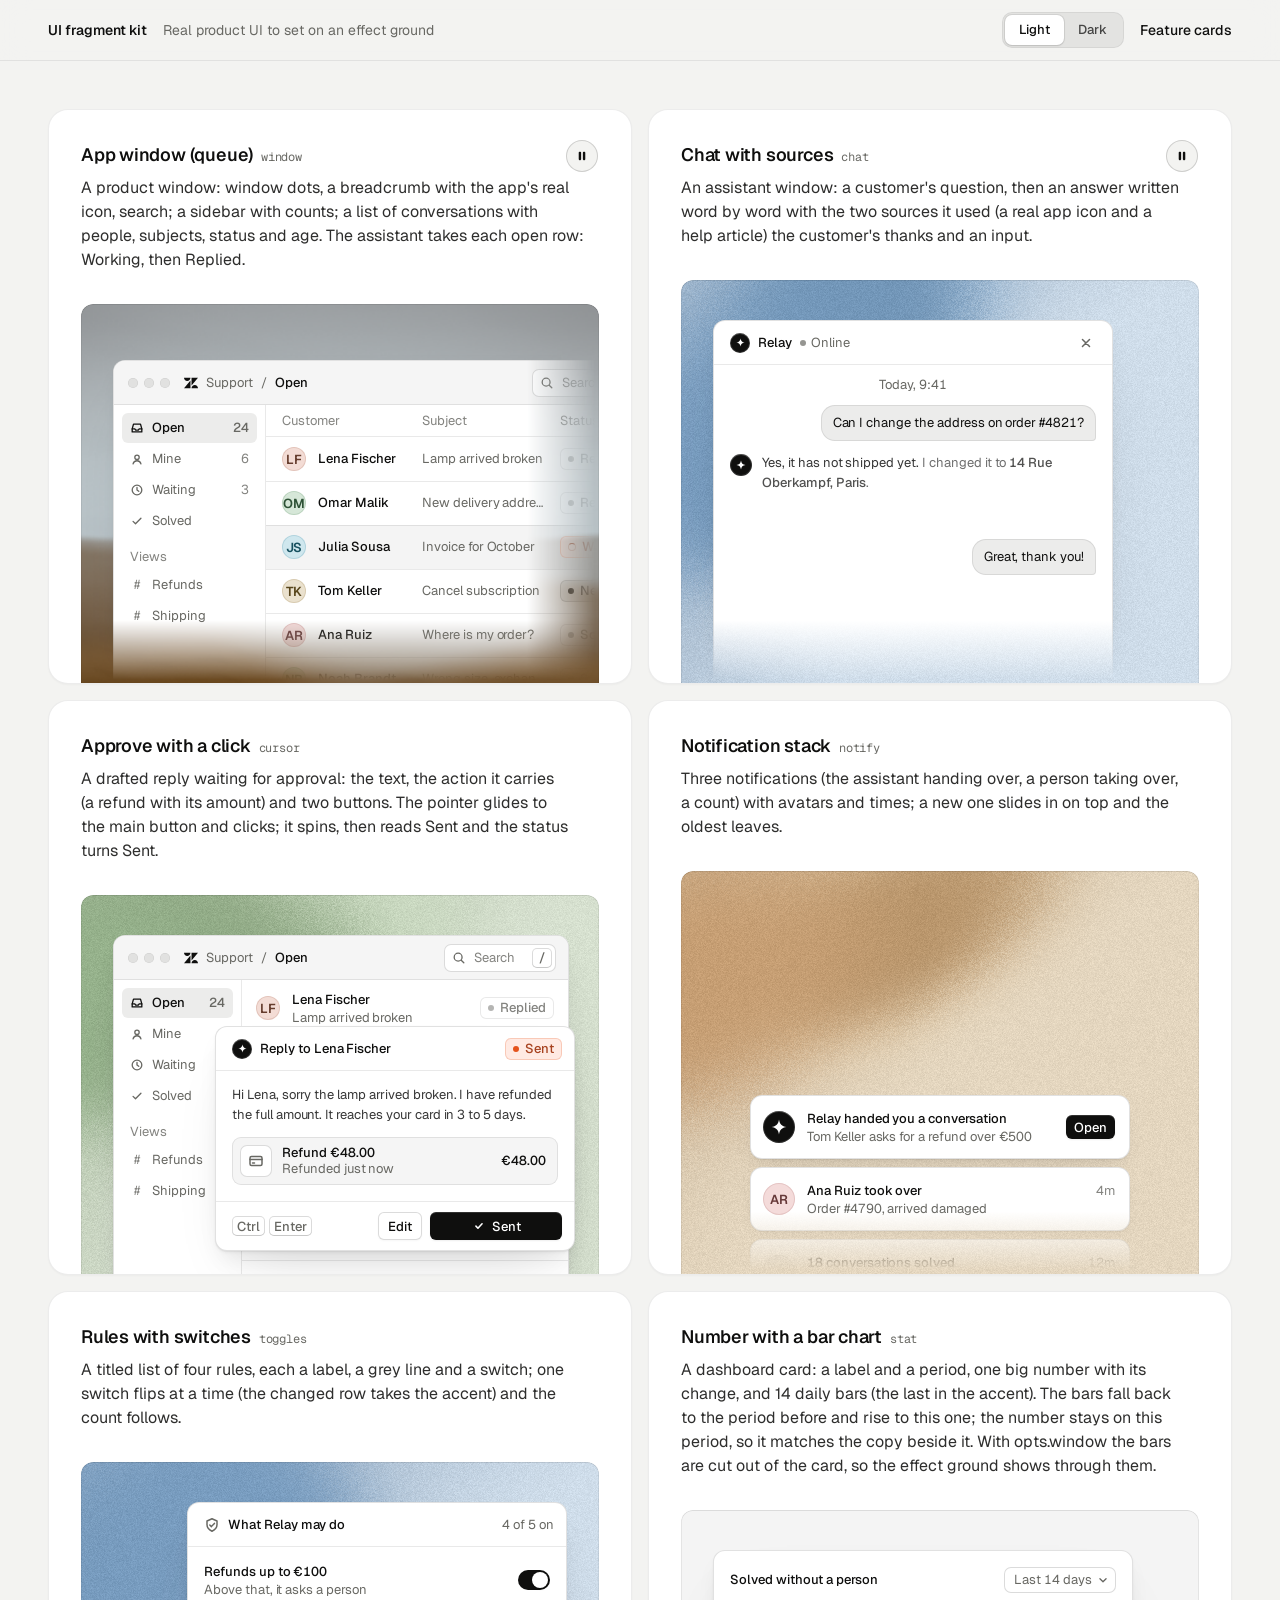
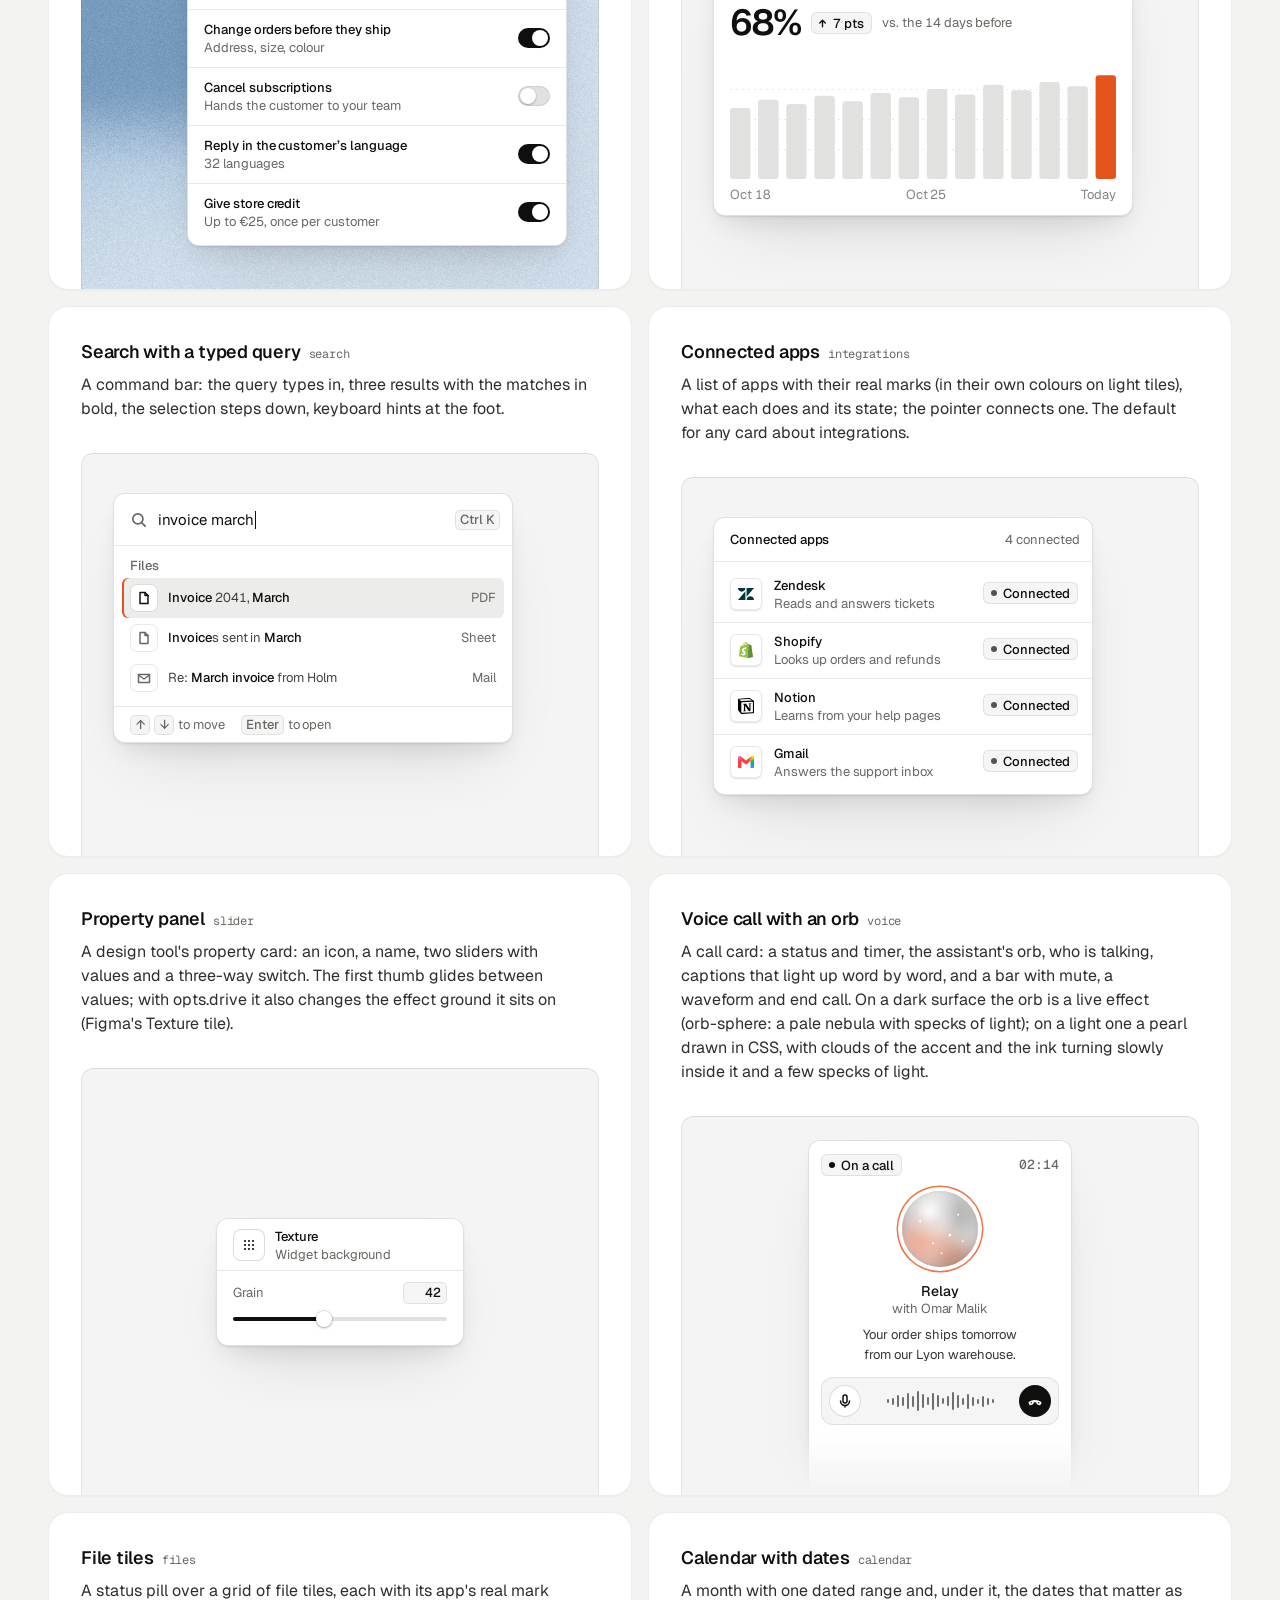
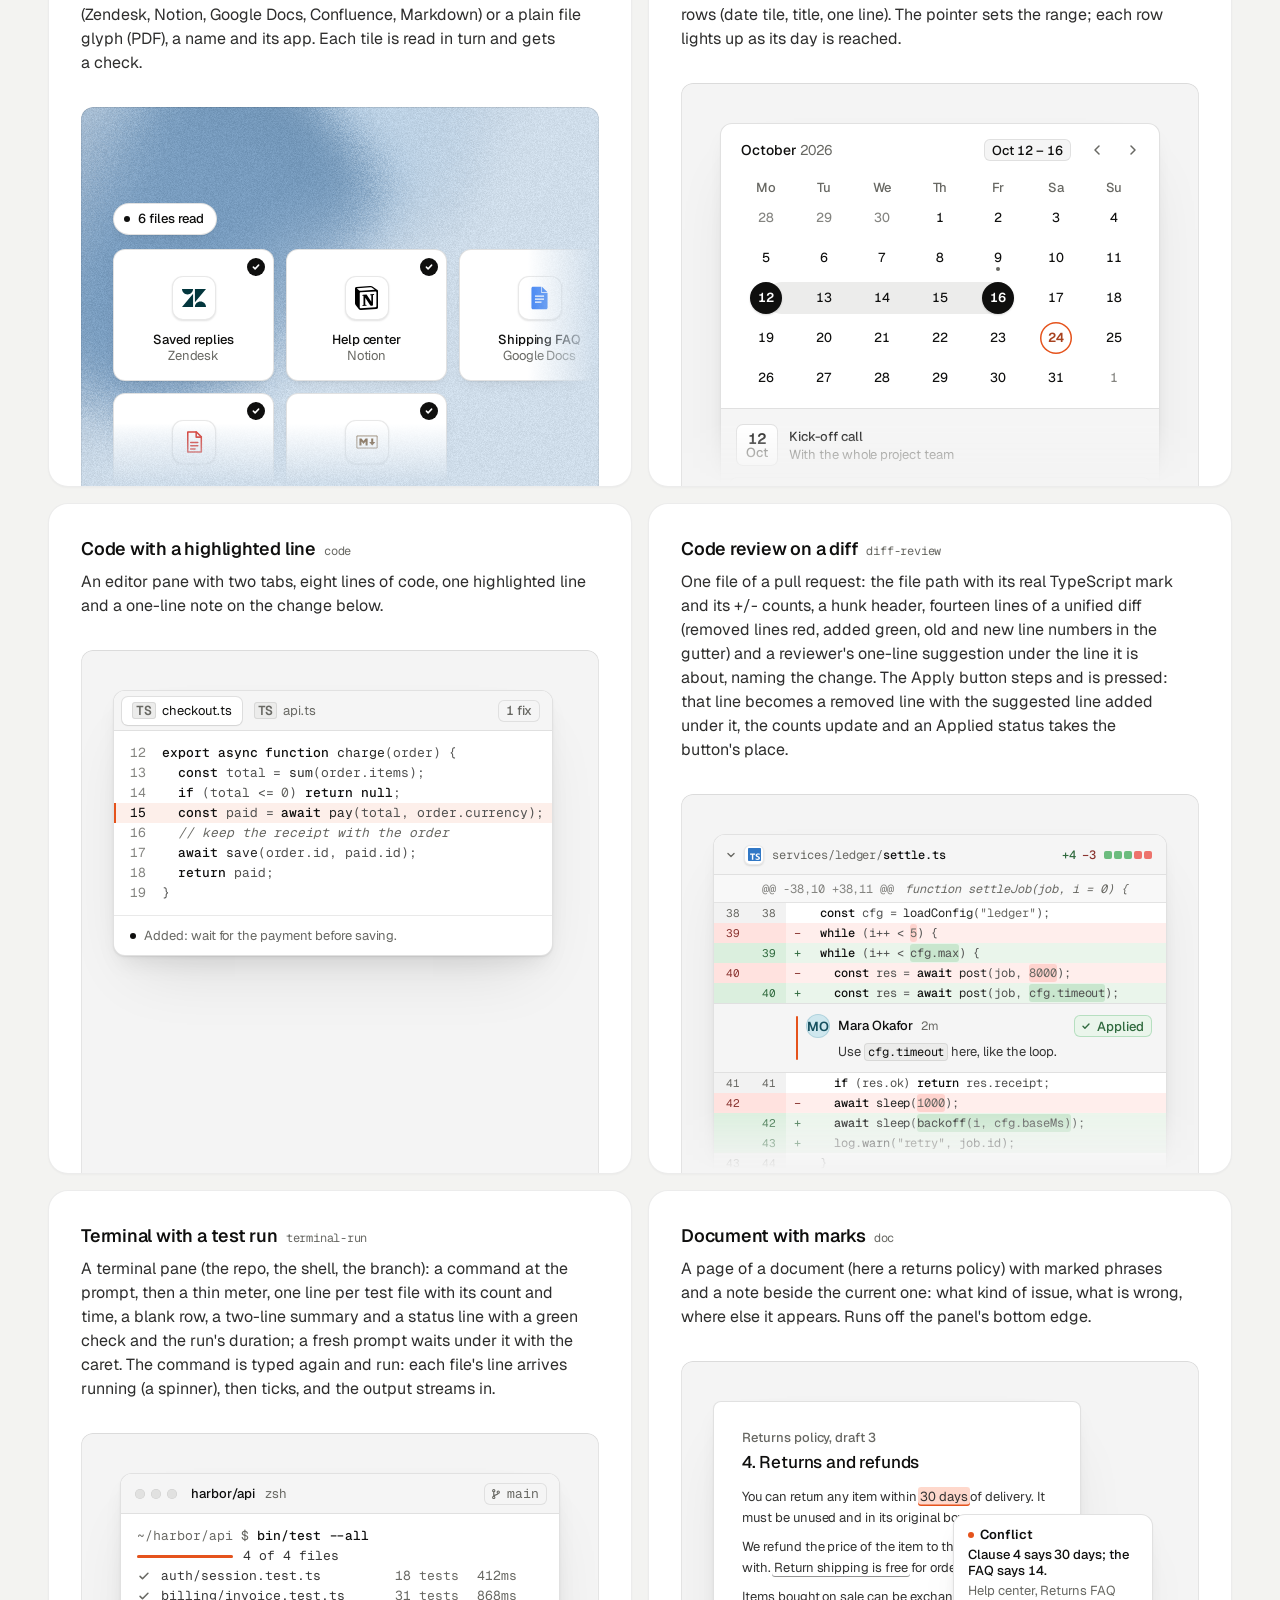
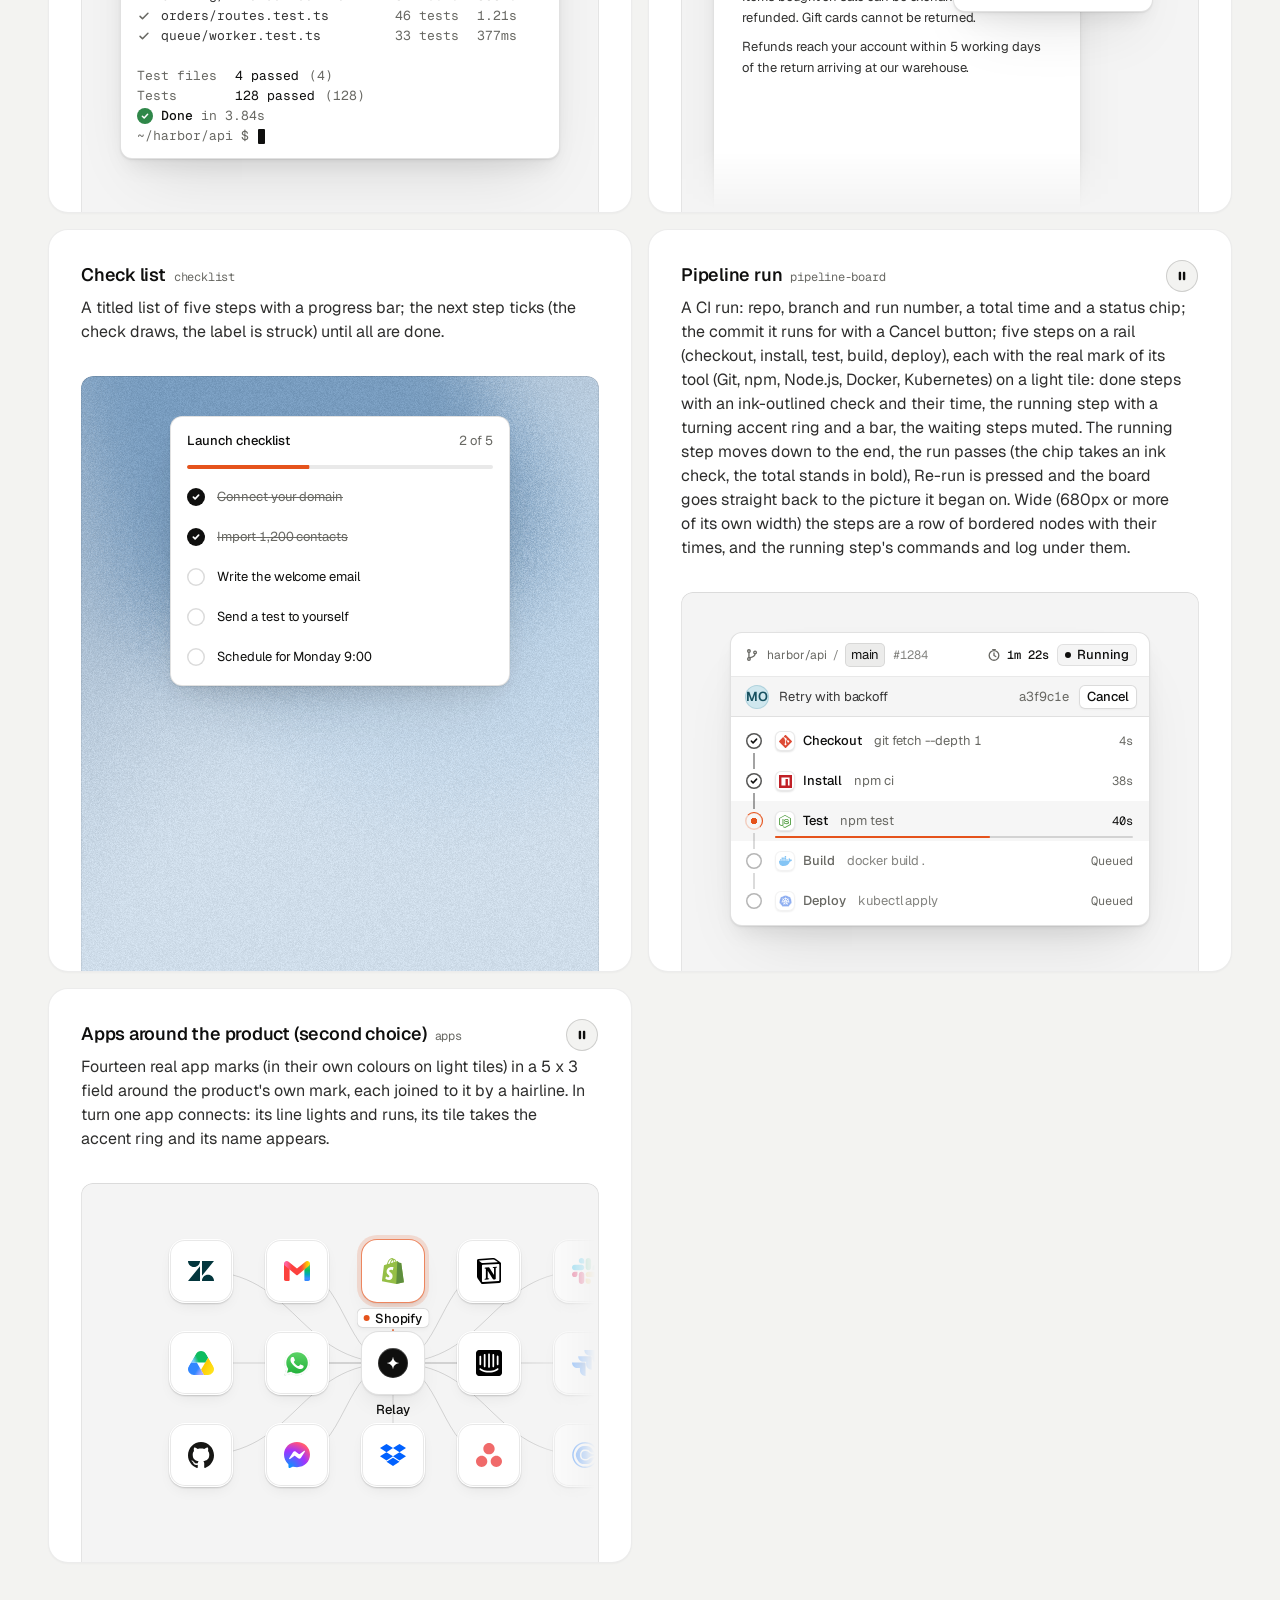
<file: .claude/skills/design-taste-frontend/assets/ui/index.html>
<!doctype html>
<html lang="en" data-theme="light">
<head>
<script>window.__tpGlMax = 16;   /* a gallery shows many live effects at once; a page of a site keeps the default 4 (fx.js) */</script>
<meta charset="utf-8">
<meta name="viewport" content="width=device-width, initial-scale=1">
<title>UI fragment kit</title>
<meta name="description" content="Nineteen pieces of real product UI from the taste-skill kit, each on an effect ground in a feature card.">
<link rel="preconnect" href="https://fonts.googleapis.com">
<link rel="preconnect" href="https://fonts.gstatic.com" crossorigin>
<link href="https://fonts.googleapis.com/css2?family=Geist:wght@300..700&family=Geist+Mono:wght@400;500&display=swap" rel="stylesheet">
<link rel="stylesheet" href="base.css">
<link rel="stylesheet" href="cards.css">
<style>
  :root { --font-text: "Geist", system-ui, sans-serif; --font-display: "Geist", system-ui, sans-serif; --font-mono: "Geist Mono", ui-monospace, monospace; }
  [data-theme="light"] { --bg: #f3f3f1; --card: #ffffff; --ink: #0f0f0e; --muted: #686863; --accent: #e5531c; --accent-ink: #ffffff; --g-bg: #e9e8e4; --g-surface: #f6f5f2; --frag: #ffffff; --warm: #c9a679; }
  [data-theme="dark"] { --bg: #070708; --card: #151517; --ink: #f2f2ef; --muted: #8f9094; --accent: #ff7a3c; --accent-ink: #120c08; --g-bg: #0e0e10; --g-surface: #1b1c1f; --frag: #1c1d20; --warm: #9c9689; }
  * { box-sizing: border-box; }
  html, body { margin: 0; }
  body { font-family: var(--font-text); background: var(--bg); color: var(--ink); -webkit-font-smoothing: antialiased; }
  .panel { --fx-bg: var(--g-bg); --fx-surface: var(--g-surface); --fx-ink: var(--ink); --fx-muted: var(--muted); --fx-accent: var(--hue, var(--warm)); --fx-accent-ink: var(--accent-ink); --calm: var(--g-bg); --p-h: 380px; }
  .top { position: sticky; top: 0; z-index: 20; background: color-mix(in oklab, var(--bg) 86%, transparent); backdrop-filter: blur(14px); -webkit-backdrop-filter: blur(14px); border-bottom: 1px solid color-mix(in oklab, var(--ink) 8%, transparent); }
  .top__in { max-width: 1232px; margin: 0 auto; padding: 0 24px; height: 60px; display: flex; align-items: center; gap: 16px; font-size: 14px; line-height: 20px; }
  .top__in strong { font-weight: 560; }
  .top__in > span { color: var(--muted); }
  .sp { flex: 1; }
  .seg { display: inline-flex; padding: 3px; border-radius: 10px; background: color-mix(in oklab, var(--ink) 6%, var(--bg)); box-shadow: inset 0 0 0 1px color-mix(in oklab, var(--ink) 6%, transparent); }
  .seg button { font: inherit; font-size: 13px; font-weight: 500; border: 0; background: none; color: color-mix(in oklab, var(--ink) 72%, var(--bg)); height: 30px; padding: 0 14px; border-radius: 7px; cursor: pointer; }
  .seg button[aria-pressed="true"] { background: var(--card); color: var(--ink); box-shadow: 0 0 0 1px color-mix(in oklab, var(--ink) 8%, transparent), 0 1px 2px rgb(0 0 0 / .1); }
  .top__in a { color: var(--ink); text-decoration: none; font-weight: 500; }
  main { max-width: 1232px; margin: 0 auto; padding: 48px 24px 96px; }
  .grid { display: grid; grid-template-columns: repeat(2, minmax(0, 1fr)); gap: 16px; }
  .card > h3 code { font: 400 12px/16px var(--font-mono); color: var(--muted); margin-left: 8px; }
  @media (max-width: 860px) { .grid { grid-template-columns: minmax(0, 1fr); } }
  @media (max-width: 600px) { main { padding: 24px 16px 64px; } .top__in { padding: 0 16px; } .top__in > span { display: none; } .panel { --p-h: 340px; } }
</style>
</head>
<body>
<header class="top">
  <div class="top__in">
    <strong>UI fragment kit</strong><span>Real product UI to set on an effect ground</span>
    <span class="sp"></span>
    <div class="seg" role="group" aria-label="Theme"><button type="button" data-mode="light" aria-pressed="true">Light</button><button type="button" data-mode="dark" aria-pressed="false">Dark</button></div>
    <a href="cards.html">Feature cards</a>
  </div>
</header>
<main><div class="grid" id="grid"></div></main>

<script type="module">
  import fx from '../effects/fx.js';
  import ui from './ui.js';
  const index = await fetch('index.json').then(r => r.json());
  // where each one sits, as its meta.json says: anchored at a corner or rising from the bottom and cut by
  // the panel's edge, or whole with 24px or more of ground round it; a fade only where an edge cuts it.
  // Only the compact slider sits in the calm middle (Figma's Texture tile); the cursor dialog is shown
  // where it belongs, over the lower-right edge of a window. [class, fade, style, opts]
  const PLACE = {
    window: ['at-corner', 'stage--fade-br', '--ay:56px'],
    chat: ['at-rise to-edge', 'stage--fade-b'],
    cursor: ['at-over', '', '--bx:24px;--by:24px'],
    notify: ['at-rise fit', 'stage--fade-b', '--ay:calc(100% - 180px);--ay-sm:calc(100% - 180px);--fit-max:380px'],
    toggles: ['at-right', ''],
    stat: ['at-corner', ''],
    search: ['at-corner', ''],
    integrations: ['at-corner', ''],
    slider: ['at-center', '', '', '{"compact":true,"drive":{"param":"grain","min":0.15,"max":0.95}}'],
    voice: ['at-rise to-edge fit', 'stage--fade-b', '--ax:max(24px, 50% - 132px);--ay:24px;--fit-max:264px'],
    files: ['at-corner wide', 'stage--fade-br', '--w:680px;--ay:96px'],
    calendar: ['at-rise fit', 'stage--fade-b', '--fit-max:440px'],
    code: ['at-corner', ''],
    'diff-review': ['at-corner fit', 'stage--fade-b', '--fit-max:480px'],
    'terminal-run': ['at-rise fit', '', '--fit-max:440px'],
    'pipeline-board': ['at-rise fit', '', '--fit-max:420px'],
    doc: ['at-corner to-edge', 'stage--fade-b'],
    checklist: ['at-rise fit', '', '--fit-max:340px'],
    apps: ['at-corner wide', 'stage--fade-br', '--w:560px;--ay:48px'],
  };
  // grounds behind UI are soft lit fields (never a line or dot pattern), on both themes: the bright
  // picture behind dark UI on the dark page, a clear step darker than white UI on the light page
  // the painting stays abstract (a mist over warm sand, level, fully soft) and shows once on the page
  const PAINT = ['painterly-landscape', { blur: 1, brush: 0.35, slope: 0, hillY: 0.3, horizon: 0.62, calm: 0.2, calmX: 0.6, calmY: 0.8, drift: 0, side: 1 }, '{"bg":"#a3b0b6","accent":"#c49a6c"}'];
  const GRAIN = ['grain-gradient', { speed: 0, grainMotion: 0, calm: 0.2, calmX: 0.5, calmY: 0.6, tint: 0.6, contrast: 0.6 }, '{"bg":"#d9ccb7","surface":"#e9e0d2","ink":"#2a2622","muted":"#6f675c","accent":"#a8794a"}'];
  const SKY = [GRAIN[0], GRAIN[1], '{"bg":"#c6d3df","surface":"#d6e0e9","ink":"#25303a","muted":"#5d6873","accent":"#3f6a92"}'];
  const SAGE = [GRAIN[0], GRAIN[1], '{"bg":"#cdd6c6","surface":"#dce3d6","ink":"#262d24","muted":"#5f6a5a","accent":"#6c8e63"}'];
  const GROUND = (m, i) => (m.name === 'slider' ? GRAIN : i === 0 ? PAINT : [GRAIN, SKY, SAGE][i % 3]);
  const q = new URLSearchParams(location.search);
  const grid = document.getElementById('grid');
  grid.innerHTML = index.fragments.map((m, i) => {
    const [at, fade, extra = '', opts = ''] = PLACE[m.name] || ['at-corner', 'stage--fade-br'];
    const [id, params, pal] = GROUND(m, i);
    const w = at === 'at-center' ? '' : ` style="--ax:32px;--ay:40px;${extra}"`;
    const o = opts ? ` data-ui-opts='${opts}'` : '';
    // the cursor is a dialog over a window's edge: the window under it holds still
    const under = m.name === 'cursor' ? `<div class="at-corner" style="--ax:32px;--ay:40px" data-ui-load="window" data-ui-opts='{"compact":true}' data-ui-still></div>` : '';
    return `<article class="card card--row"><h3>${m.title}<code>${m.name}</code></h3><p>${m.shows}</p>
      <div class="panel" data-fx="${id}" data-fx-seed="${(i + 1) * 17}" data-fx-params='${JSON.stringify(params)}' data-fx-palette='${pal}' style="--calm-k:0%">
        <div class="stage ${fade}">${under}<div class="${at}"${w}${o} data-ui-load="${m.name}"></div></div></div></article>`;
  }).join('');
  function setMode(mode) {
    document.documentElement.dataset.theme = mode;
    document.querySelectorAll('.seg button').forEach(b => b.setAttribute('aria-pressed', String(b.dataset.mode === mode)));
  }
  setMode(q.get('mode') === 'dark' ? 'dark' : 'light');
  if (q.has('t')) fx.setClock(+q.get('t'));
  // each ground is drawn once near the screen and kept as a picture (its WebGL context freed), so nineteen
  // panels need one or two contexts, not nineteen
  await Promise.all([ui.loadAll(grid), ui.grounds(grid, fx)]);
  document.documentElement.dataset.ready = '1';
  document.querySelectorAll('.seg button').forEach(b => b.addEventListener('click', async () => {
    setMode(b.dataset.mode);
    for (const el of grid.querySelectorAll('[data-ui]')) el.__ui?.repaint?.();
    await ui.grounds(grid, fx);
  }));
</script>
</body>
</html>
</file>
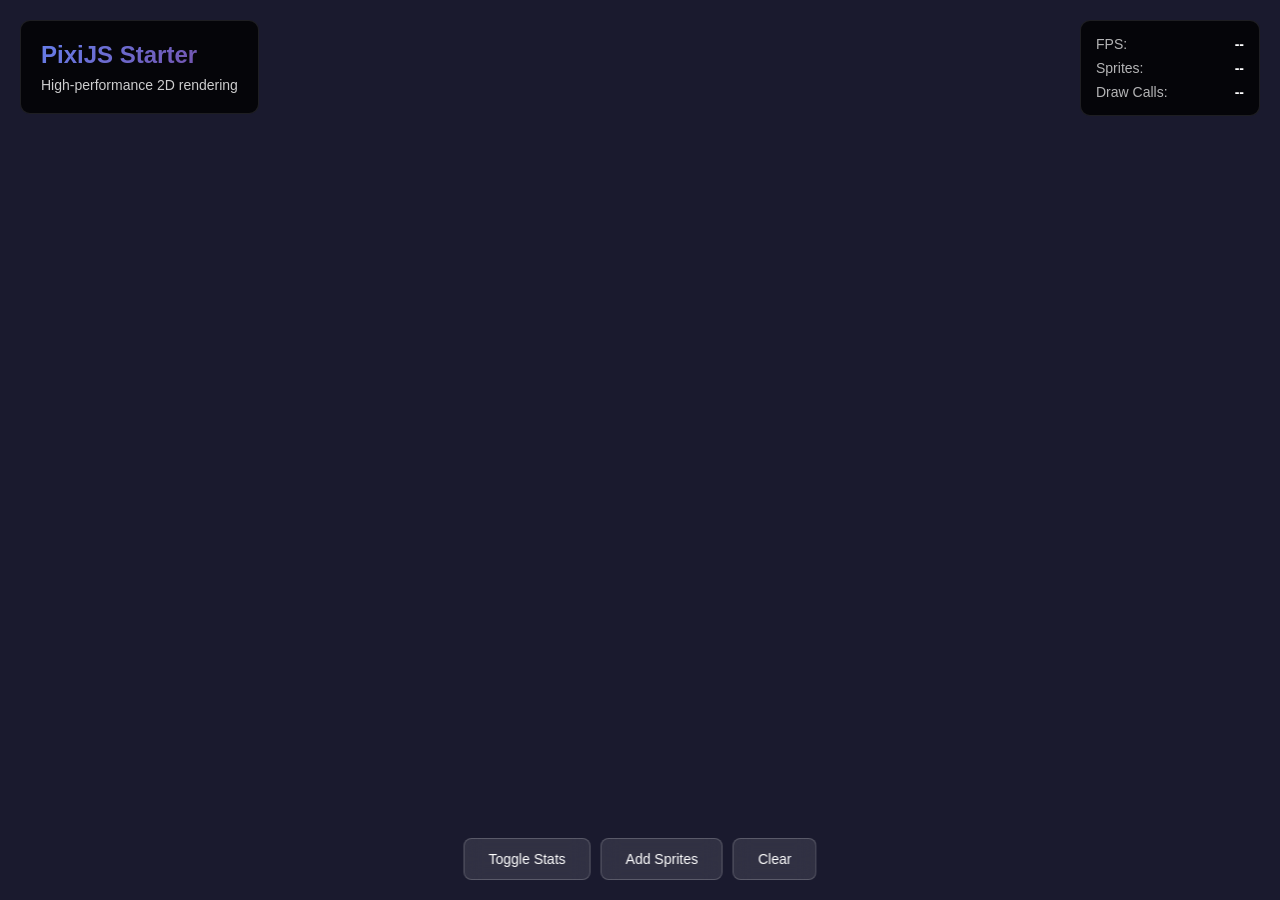
<file: .claude/skills/pixijs-2d/assets/starter_pixijs/index.html>
<!DOCTYPE html>
<html lang="en">
<head>
    <meta charset="UTF-8">
    <meta name="viewport" content="width=device-width, initial-scale=1.0">
    <title>PixiJS Starter</title>
    <link rel="stylesheet" href="styles.css">
</head>
<body>
    <!-- UI Overlay -->
    <div id="ui-overlay">
        <div id="info-panel">
            <h1>PixiJS Starter</h1>
            <p>High-performance 2D rendering</p>
        </div>

        <div id="stats-panel">
            <div class="stat">
                <span class="label">FPS:</span>
                <span id="fps">--</span>
            </div>
            <div class="stat">
                <span class="label">Sprites:</span>
                <span id="sprite-count">--</span>
            </div>
            <div class="stat">
                <span class="label">Draw Calls:</span>
                <span id="draw-calls">--</span>
            </div>
        </div>

        <div id="controls-panel">
            <button id="toggle-stats">Toggle Stats</button>
            <button id="add-sprites">Add Sprites</button>
            <button id="clear-sprites">Clear</button>
        </div>
    </div>

    <!-- PixiJS CDN -->
    <script src="https://pixijs.download/release/pixi.js"></script>
    <script src="main.js"></script>
</body>
</html>
</file>
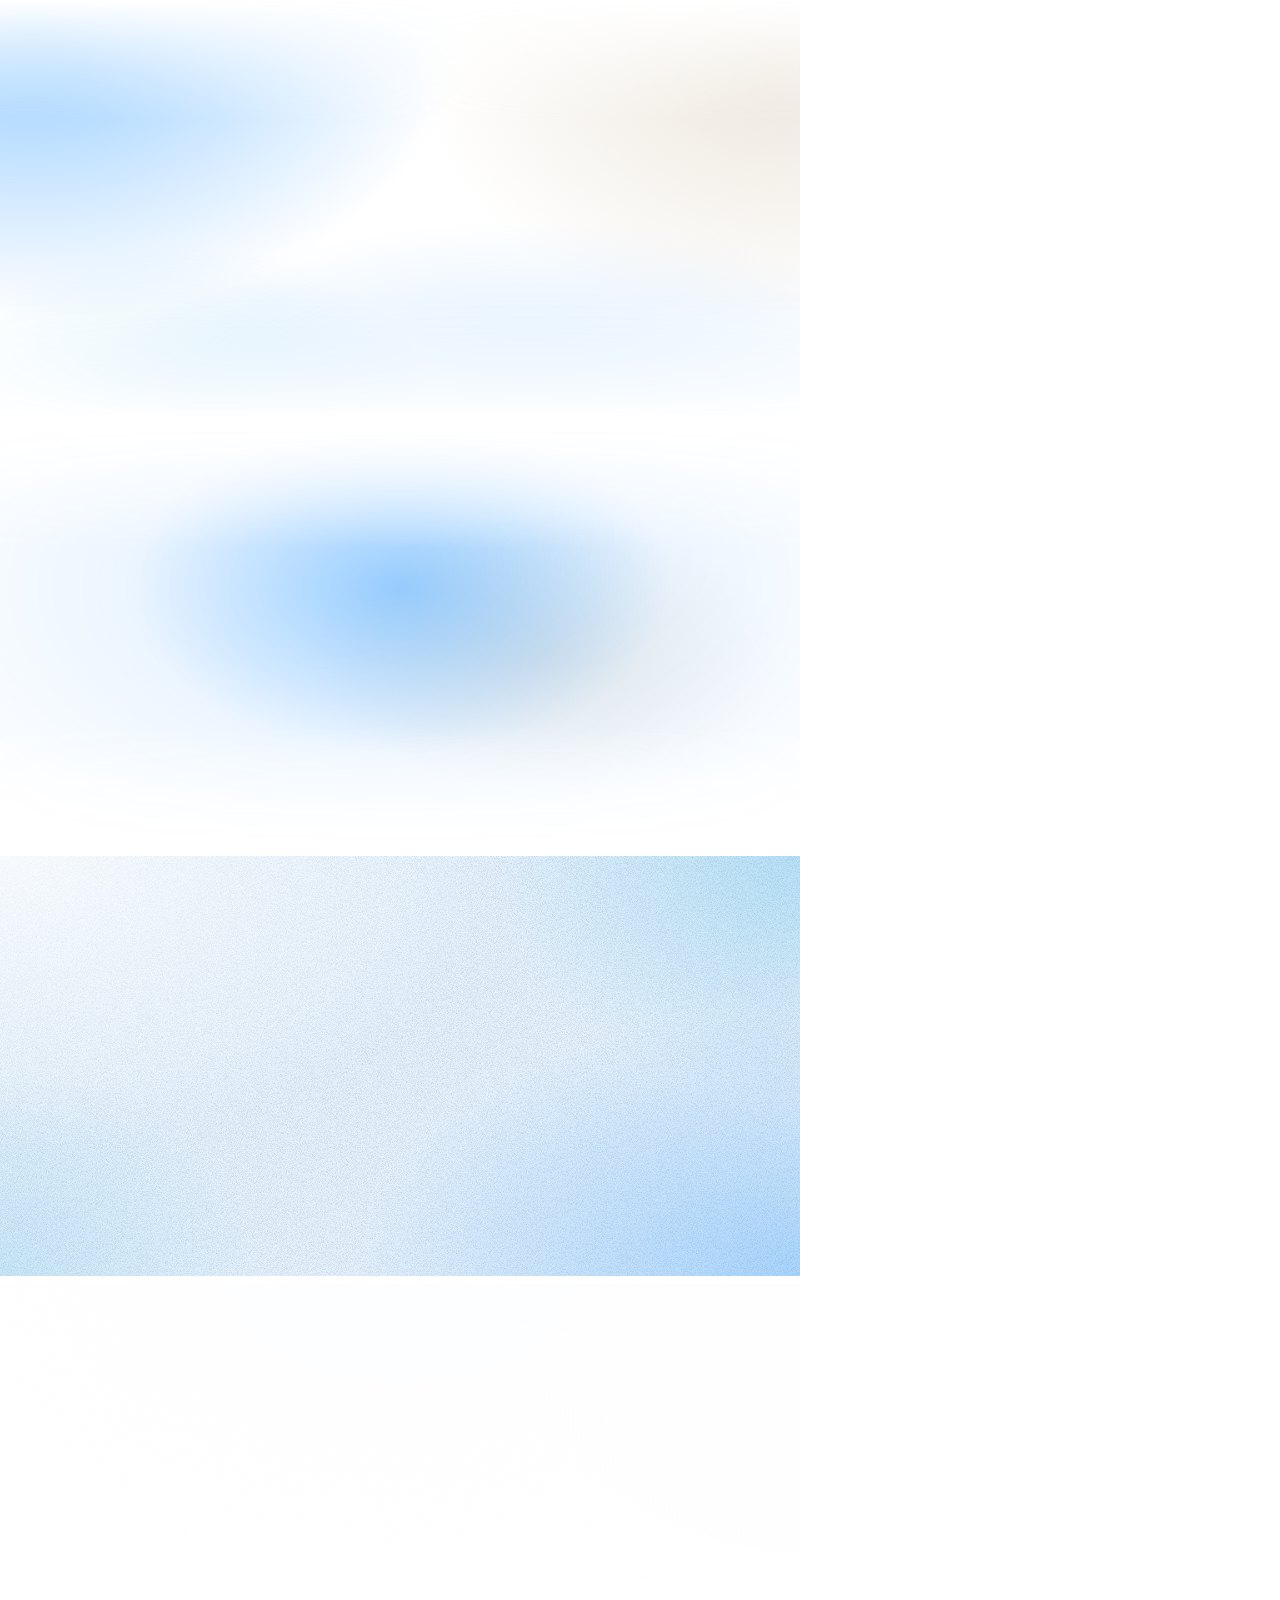
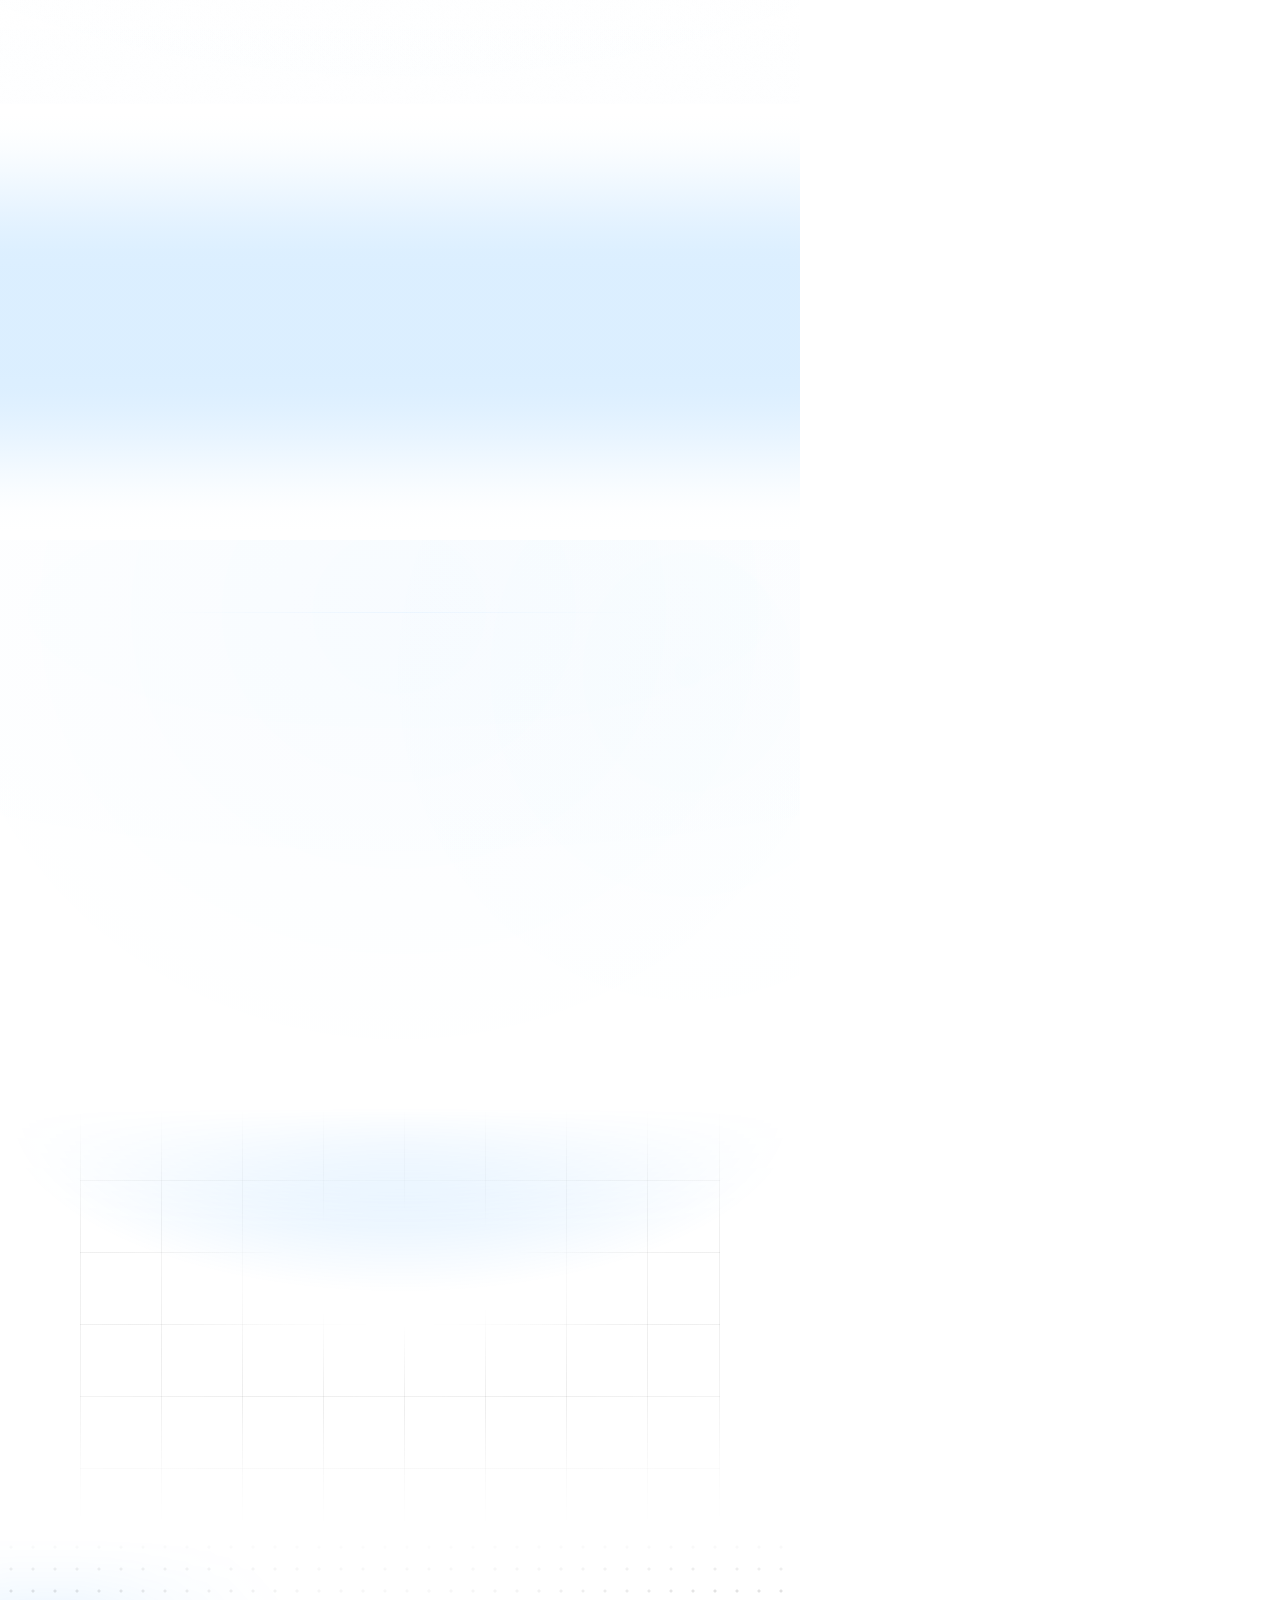
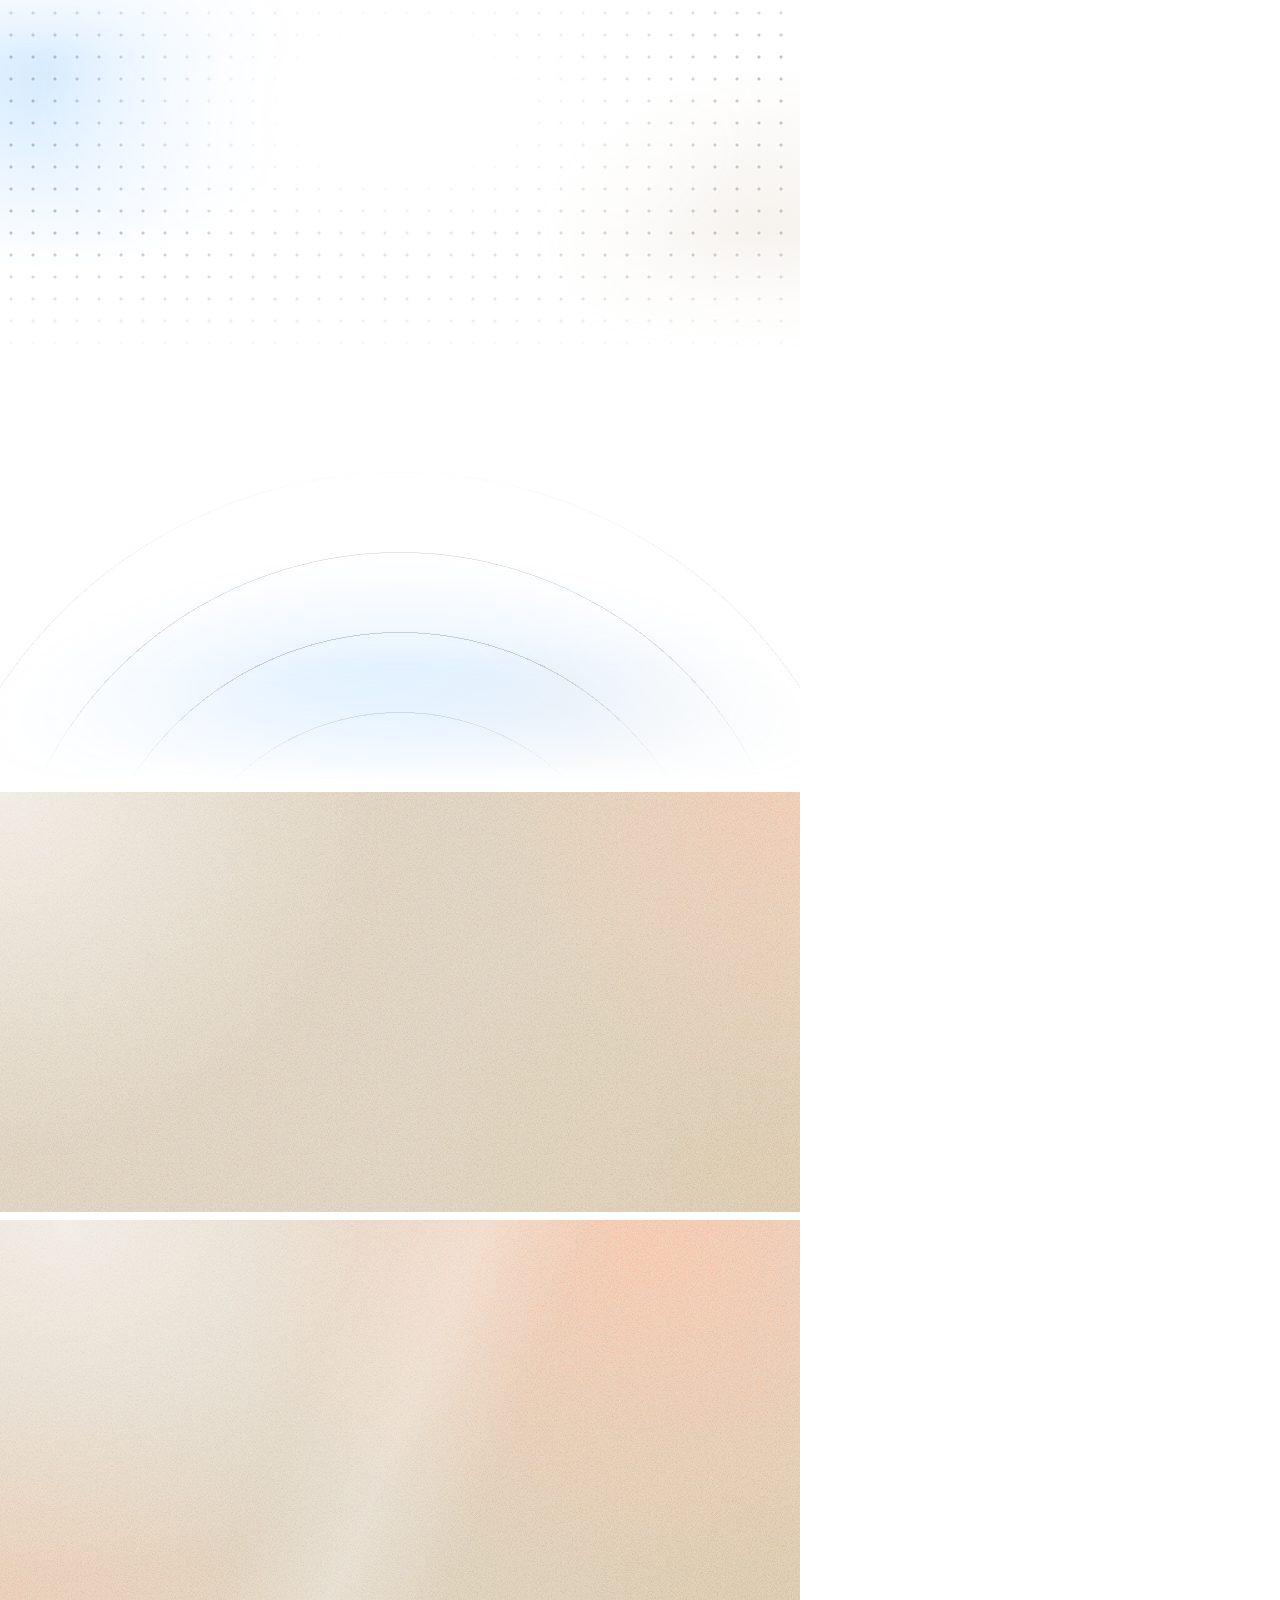
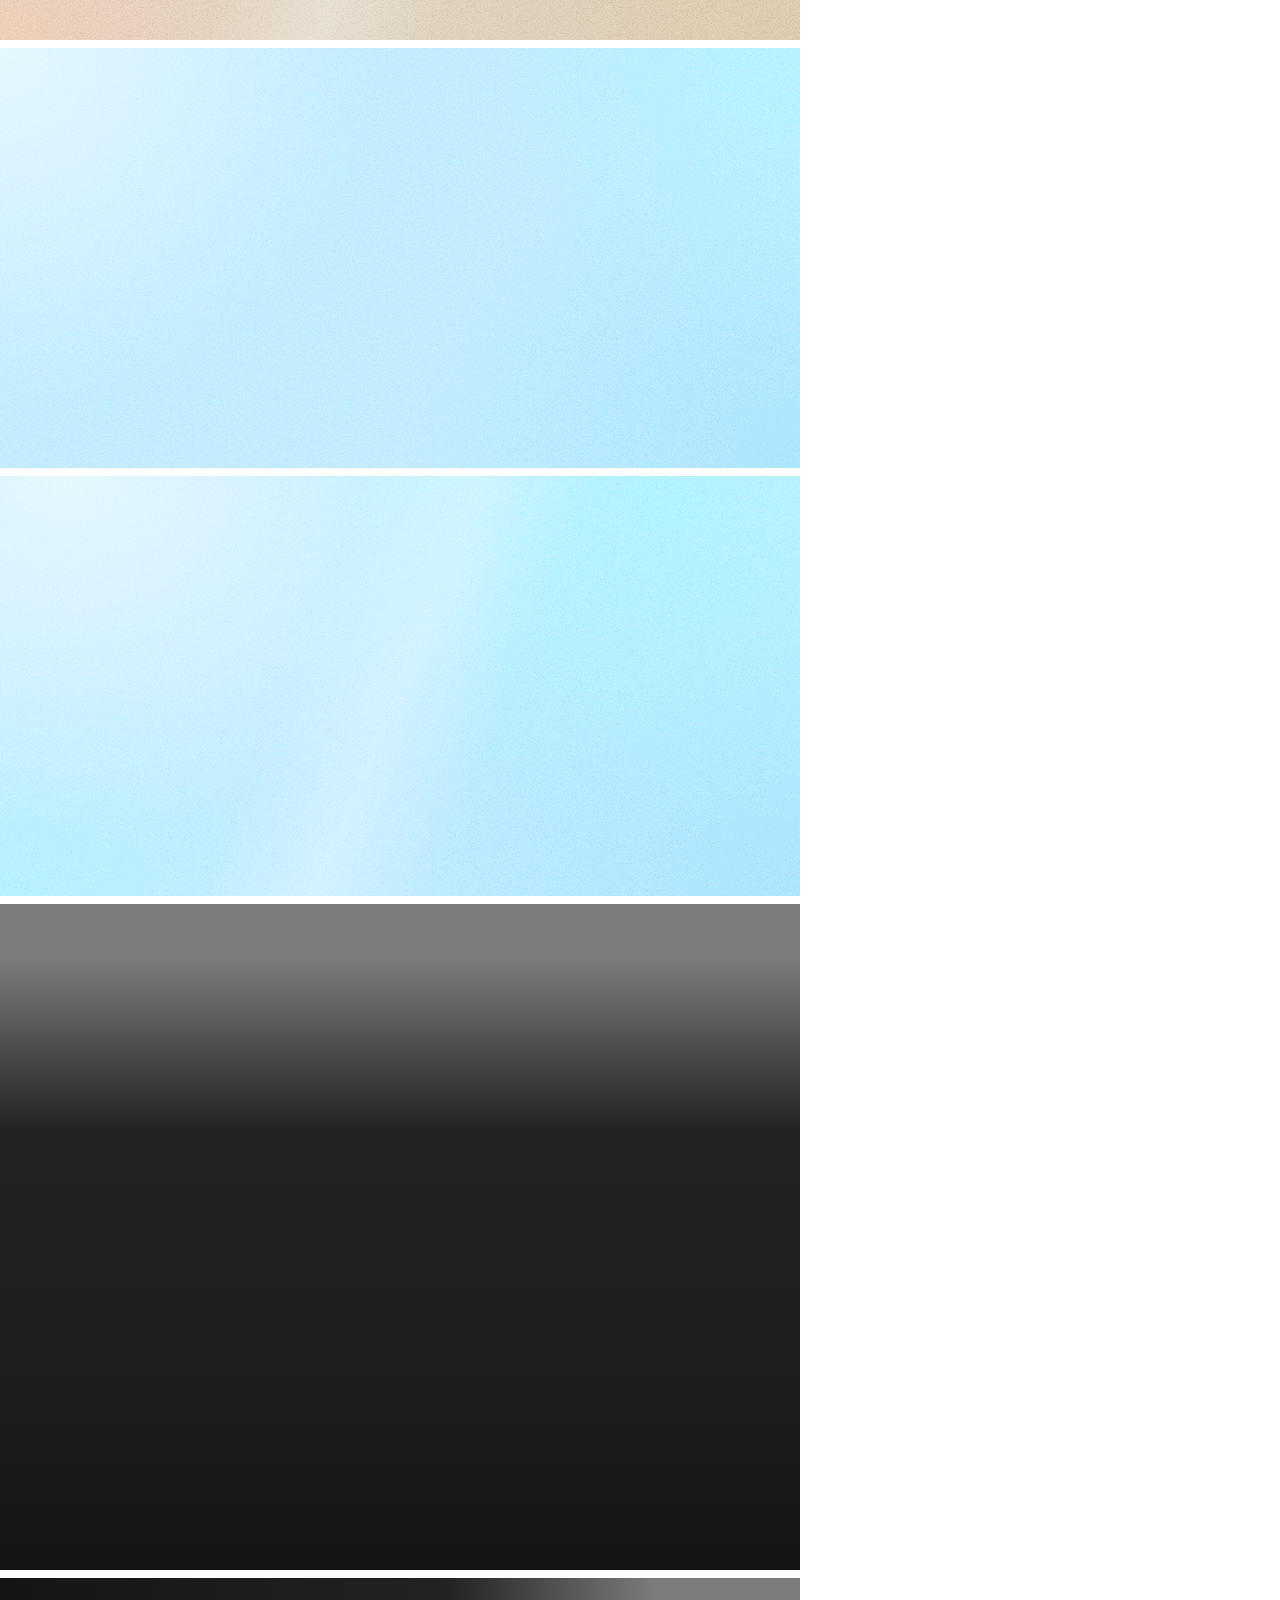
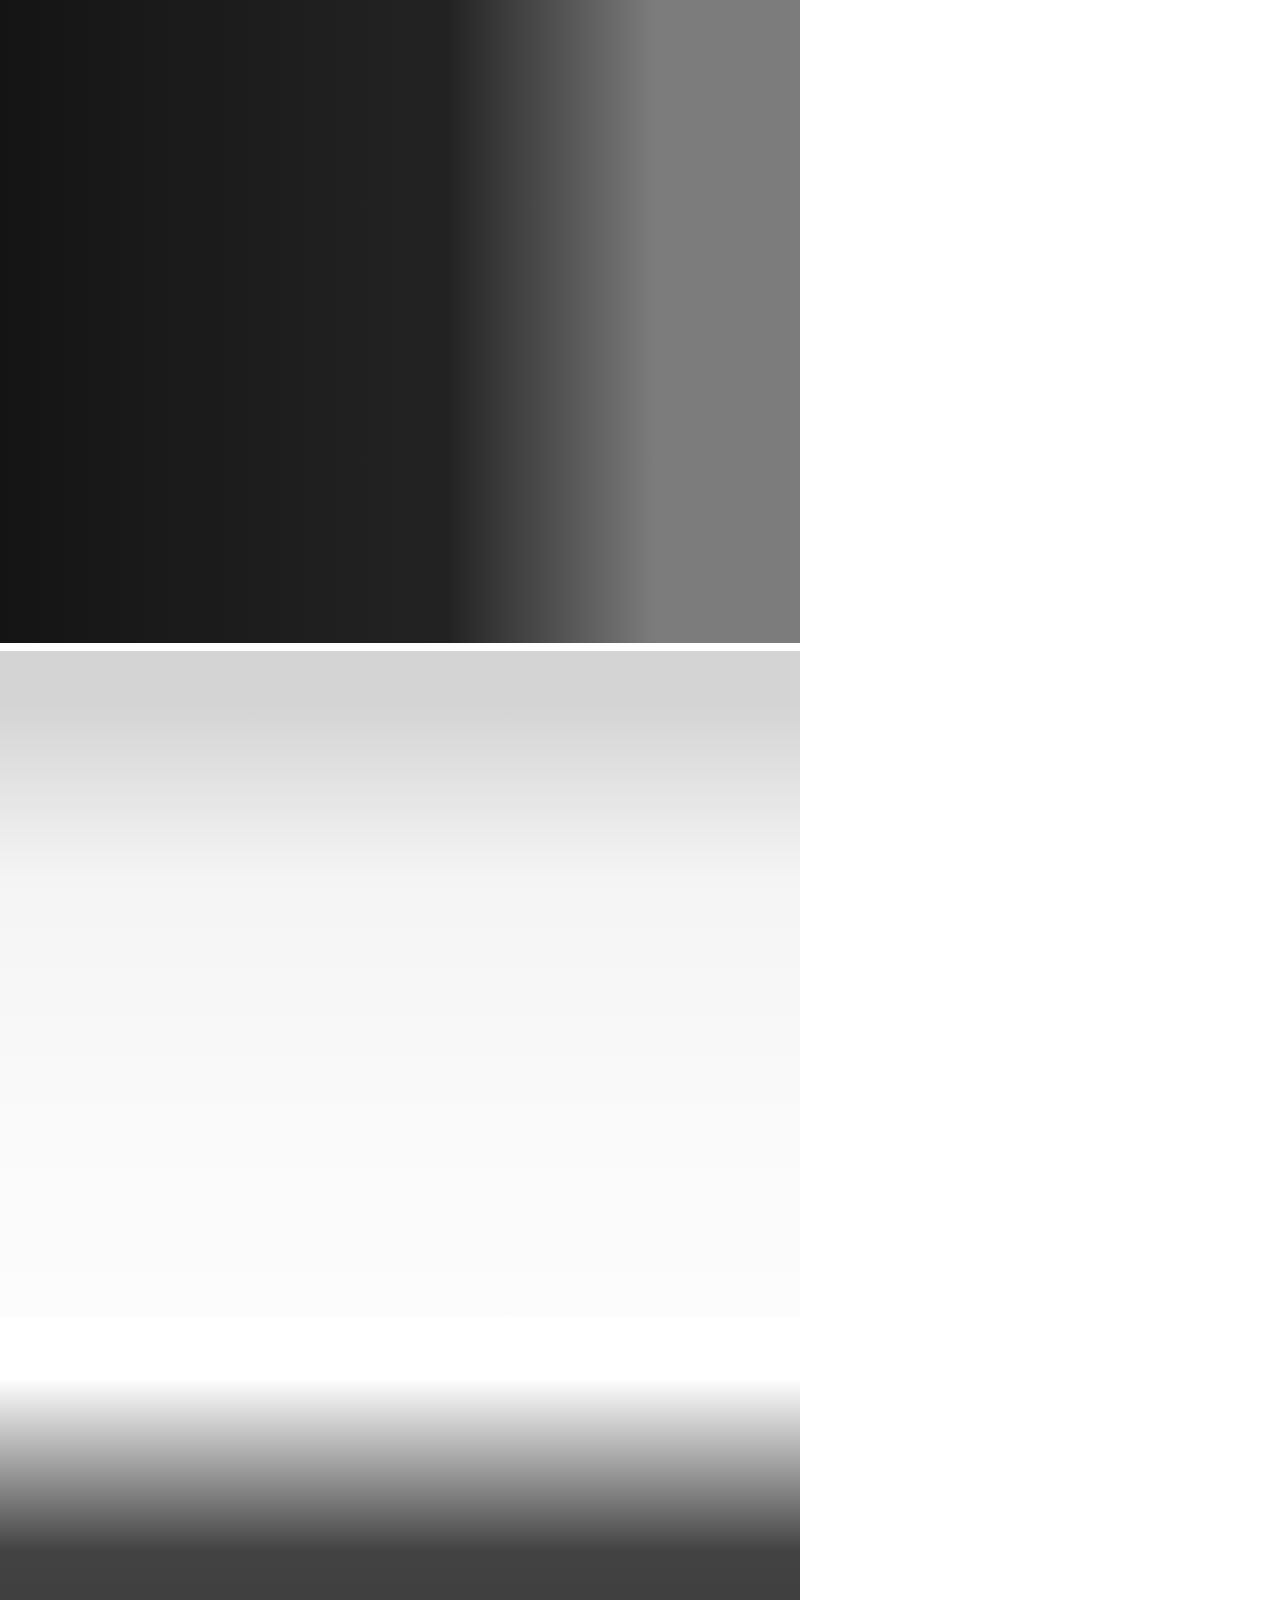
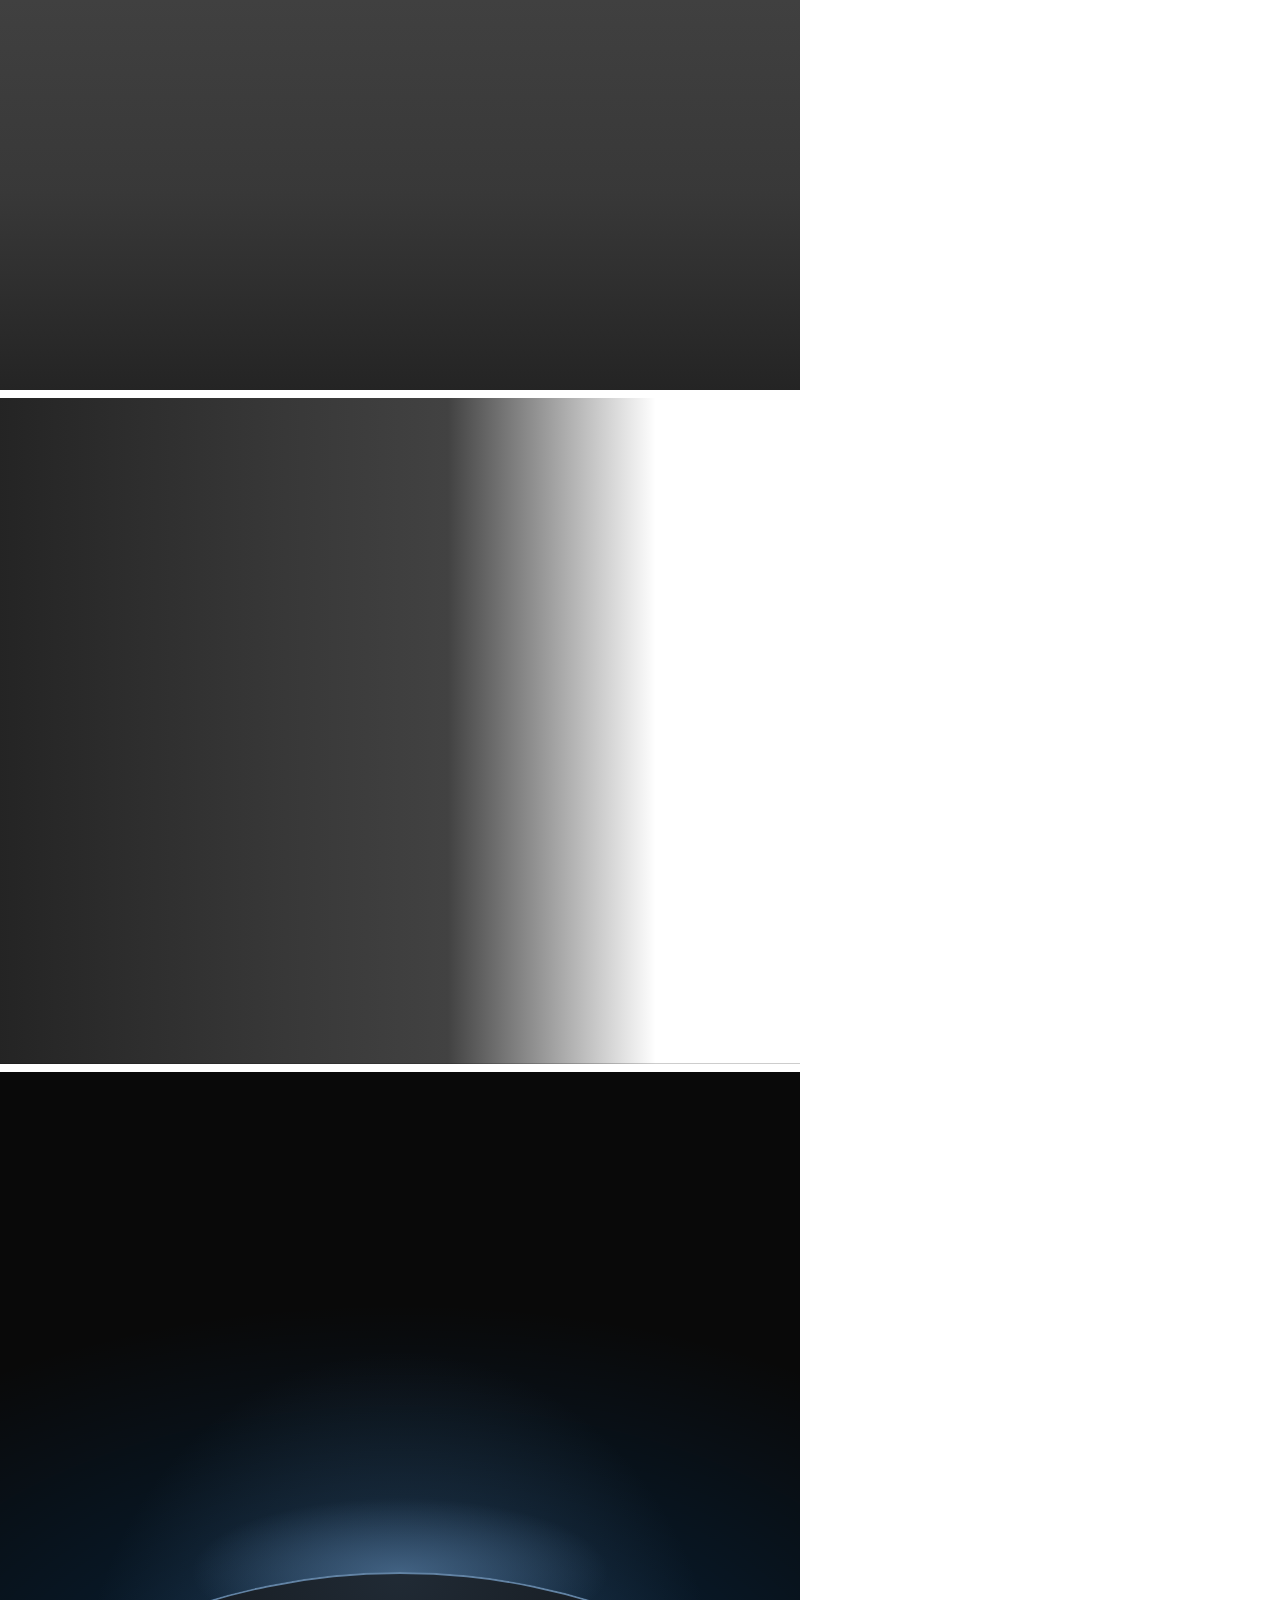
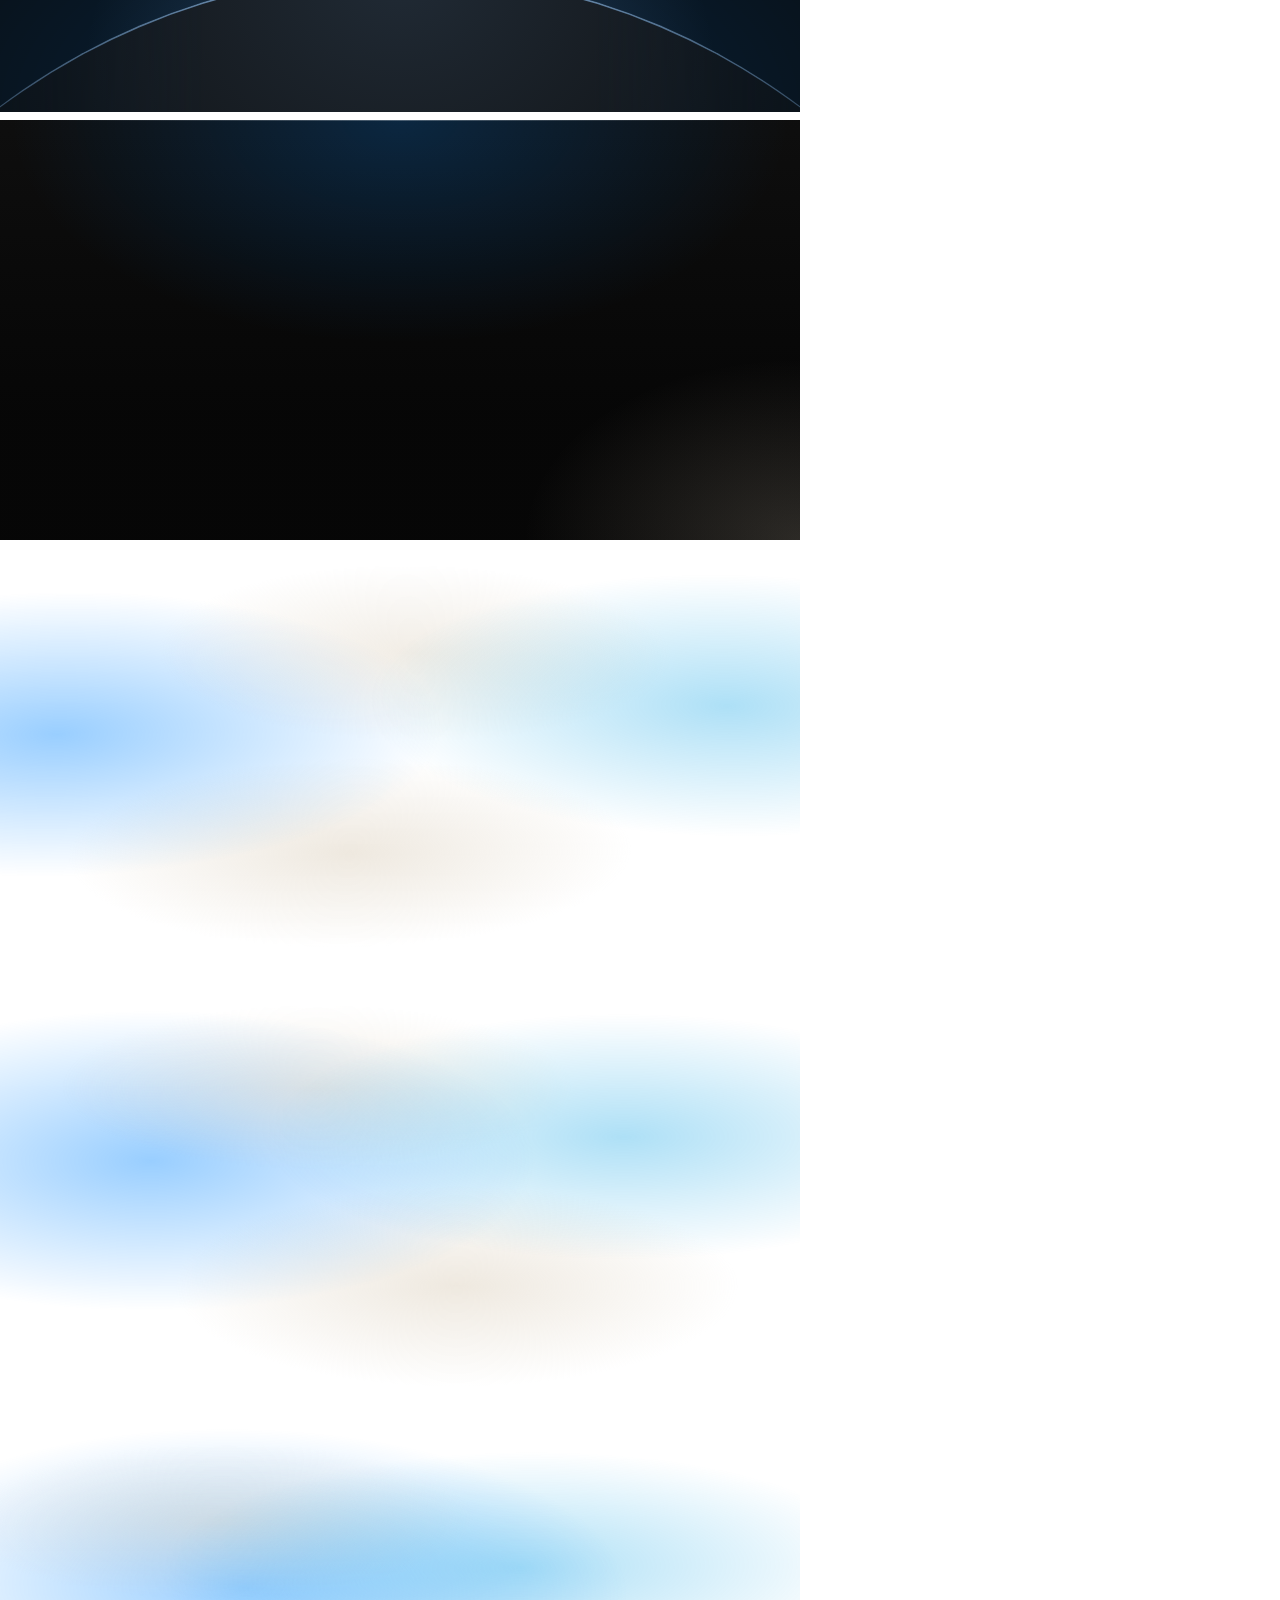
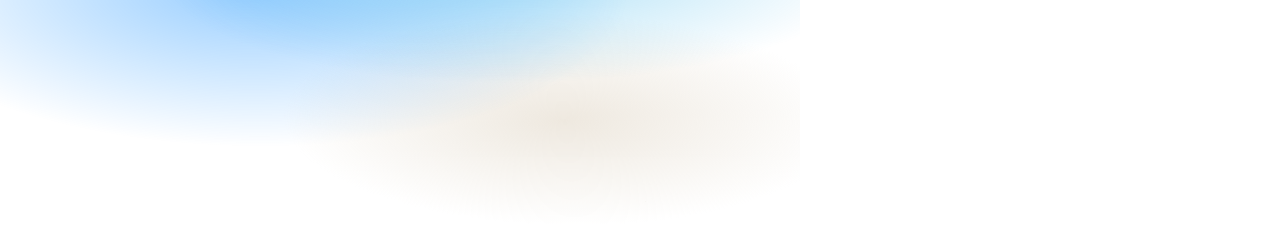
<file: .claude/skills/design-taste-frontend/assets/backgrounds/check.html>
<!doctype html>
<html lang="en" data-ground="sand">
<head>
<meta charset="utf-8">
<title>Backgrounds contrast check</title>
<!-- Every ground in a 800px box, for check.mjs: it sets a palette, screenshots the boxes and measures
     the ink and muted contrast on every pixel of each ground's text zone (index.json). The photograph
     grounds sit on a flat grey picture: #7c7c7c for the dark scrim, #d4d4d4 for the light one; and the worst case of the dark scrim: a white
     picture (white words on it). The light scrim is for pale photographs only. -->
<link rel="stylesheet" href="../system.css">
<link rel="stylesheet" href="backgrounds.css">
<style>body { margin: 0; width: 800px; } .box { width: 800px; margin: 0 0 8px; padding: 24px; font-size: 20px; } .pi, .pm { visibility: hidden; } .pi { color: var(--ink); } .pm { color: var(--muted); }  /* the liquid blobs held at the start, the middle and the end of their drift (the keyframes in backgrounds.css), so the text zone is measured where they stand under it */
  .at-start::before { animation: none; transform: translate3d(-7%, 0, 0) skewX(-7deg) scaleY(.94); } .at-start::after { animation: none; transform: translate3d(8%, 0, 0) skewX(6deg) scaleY(1.04); }
  .at-mid::before { animation: none; transform: translate3d(.5%, 0, 0) skewX(-.5deg) scaleY(.995); } .at-mid::after { animation: none; transform: translate3d(-.5%, 0, 0) scaleY(.98); }
  .at-end::before { animation: none; transform: translate3d(8%, 0, 0) skewX(6deg) scaleY(1.05); } .at-end::after { animation: none; transform: translate3d(-9%, 0, 0) skewX(-6deg) scaleY(.92); }
</style>
<script src="backgrounds.js" defer></script>
</head>
<body>
<div class="bg-mist box" data-g="mist" style="height:420px"><span class="pi">Ink</span> <span class="pm">Muted</span></div>
<div class="bg-halo box" data-g="halo" style="height:420px"><span class="pi">Ink</span> <span class="pm">Muted</span></div>
<div class="bg-grain box" data-g="grain" style="height:420px"><span class="pi">Ink</span> <span class="pm">Muted</span></div>
<div class="bg-paper box" data-g="paper" style="height:420px"><span class="pi">Ink</span> <span class="pm">Muted</span></div>
<div class="bg-dusk box" data-g="dusk" style="height:420px"><span class="pi">Ink</span> <span class="pm">Muted</span></div>
<div class="bg-topglow box" data-g="topglow" style="height:560px"><span class="pi">Ink</span> <span class="pm">Muted</span></div>
<div class="bg-ruled box" data-g="ruled" style="height:420px"><span class="pi">Ink</span> <span class="pm">Muted</span></div>
<div class="bg-dots box" data-g="dots" style="height:420px"><span class="pi">Ink</span> <span class="pm">Muted</span></div>
<div class="bg-arcs box" data-g="arcs" style="height:420px"><span class="pi">Ink</span> <span class="pm">Muted</span></div>
<div class="bg-band box" data-g="band" style="height:420px"><span class="pi">Ink</span> <span class="pm">Muted</span></div>
<div class="bg-field box" data-g="field" style="height:420px"><span class="pi">Ink</span> <span class="pm">Muted</span></div>
<div class="bg-band bg-tint box" data-g="band-tint" style="height:420px"><span class="pi">Ink</span> <span class="pm">Muted</span></div>
<div class="bg-field bg-tint box" data-g="field-tint" style="height:420px"><span class="pi">Ink</span> <span class="pm">Muted</span></div>
<div class="bg-photo box" data-g="photo" style="height:520px;--g-photo:linear-gradient(#7c7c7c,#7c7c7c)"><span class="pi">Ink</span> <span class="pm">Muted</span></div>
<div class="bg-photo bg-photo--left box" data-g="photo-left" style="height:520px;--g-photo:linear-gradient(#7c7c7c,#7c7c7c)"><span class="pi">Ink</span> <span class="pm">Muted</span></div>
<div class="bg-photo bg-photo--light box" data-g="photo-light" style="height:520px;--g-photo:linear-gradient(#d4d4d4,#d4d4d4)"><span class="pi">Ink</span> <span class="pm">Muted</span></div>
<div class="bg-photo box" data-g="photo-white" style="height:520px;--g-photo:linear-gradient(#fff,#fff)"><span class="pi">Ink</span> <span class="pm">Muted</span></div>
<div class="bg-photo bg-photo--left box" data-g="photo-left-white" style="height:520px;--g-photo:linear-gradient(#fff,#fff)"><span class="pi">Ink</span> <span class="pm">Muted</span></div>
<div class="bg-horizon box" data-g="horizon" style="height:640px"><span class="pi">Ink</span> <span class="pm">Muted</span></div>
<div class="bg-deep box" data-g="deep" style="height:420px"><span class="pi">Ink</span> <span class="pm">Muted</span></div>
<div class="bg-liquid box at-start" data-g="liquid" data-no-pause style="height:420px"><span class="pi">Ink</span> <span class="pm">Muted</span></div>
<div class="bg-liquid box at-mid" data-g="liquid-mid" data-no-pause style="height:420px"><span class="pi">Ink</span> <span class="pm">Muted</span></div>
<div class="bg-liquid box at-end" data-g="liquid-end" data-no-pause style="height:420px"><span class="pi">Ink</span> <span class="pm">Muted</span></div>

</body>
</html>
</file>
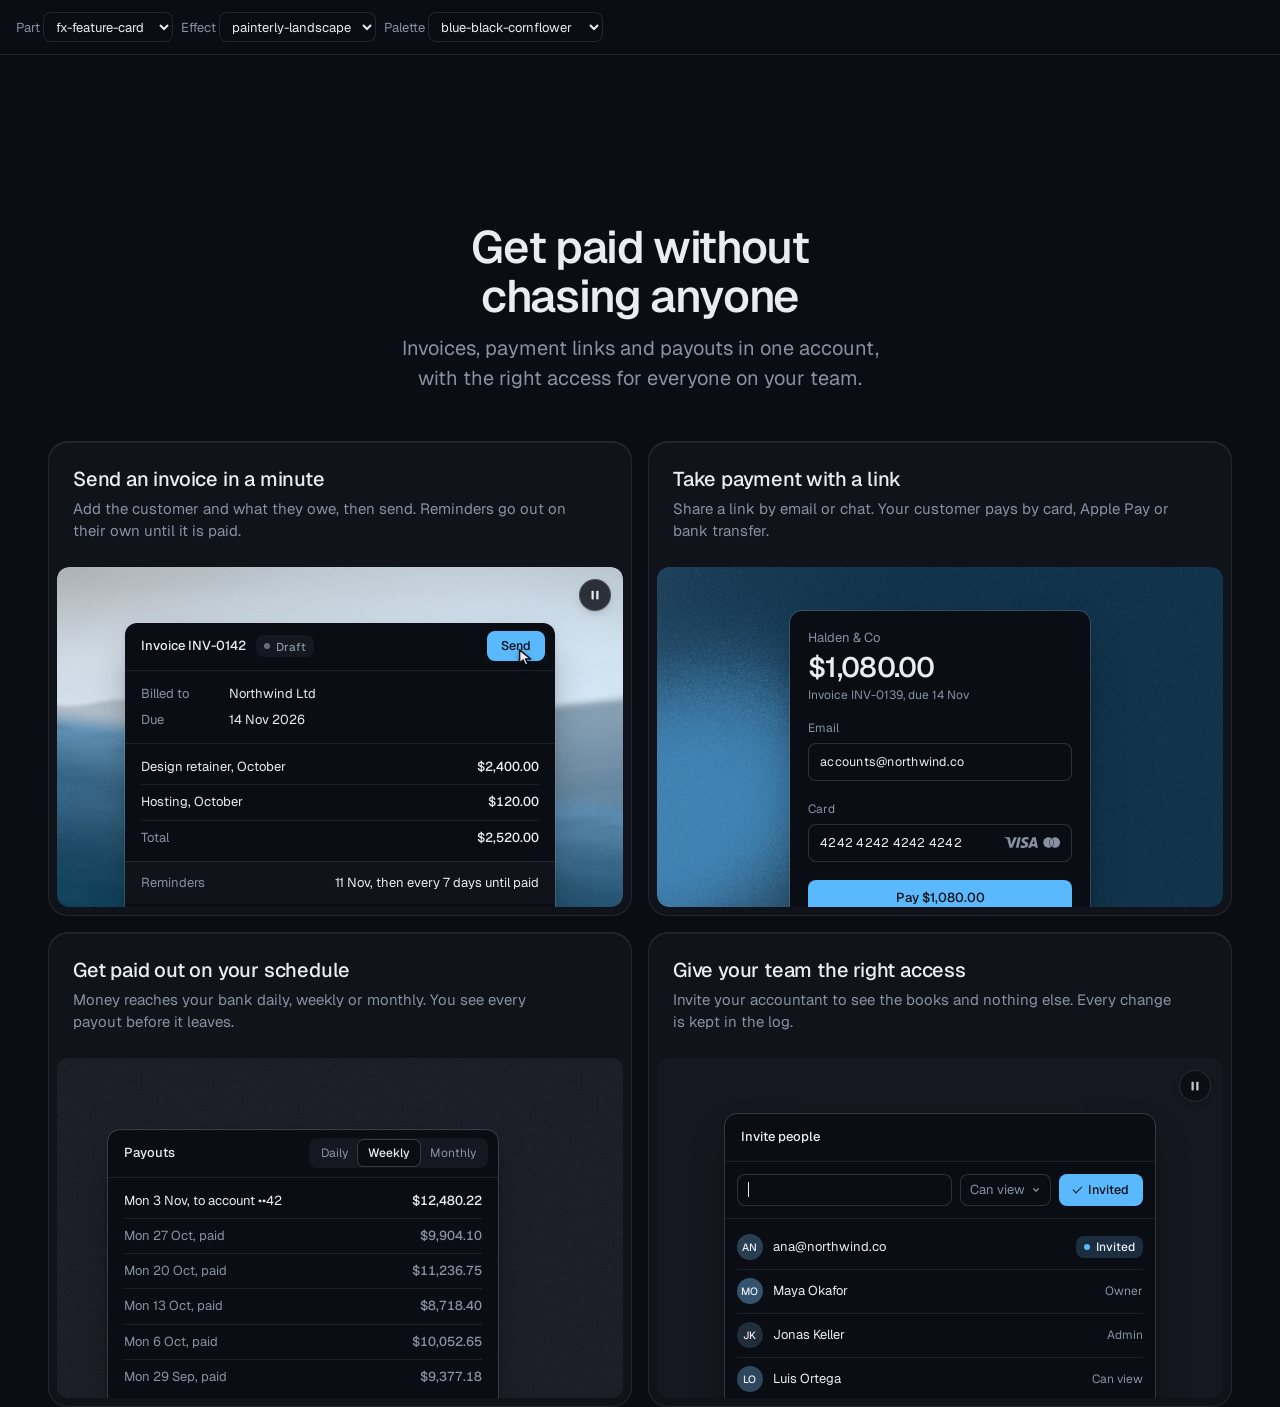
<file: .claude/skills/design-taste-frontend/assets/components/_lab.html>
<!doctype html>
<html lang="en" data-radius="soft">
<head>
<script>window.__tpGlMax = 16;   /* a gallery shows many live effects at once; a page of a site keeps the default 4 (fx.js) */</script>
<meta charset="utf-8">
<meta name="viewport" content="width=device-width, initial-scale=1">
<title>Component lab</title>
<link rel="preconnect" href="https://fonts.googleapis.com">
<link rel="preconnect" href="https://fonts.gstatic.com" crossorigin>
<link href="https://fonts.googleapis.com/css2?family=Geist:wght@100..900&family=Geist+Mono:wght@400..600&display=swap" rel="stylesheet">
<link rel="stylesheet" href="../system.css">
<link rel="stylesheet" href="./base.css">
<style>
  /* one component on its own, with a chosen effect (or object) and palette:
     _lab.html?c=fx-chart&fx=ruled-grounds&palette=white-link-blue&w=640 */
  :root { --font-display: "Geist", system-ui, sans-serif; --font-text: "Geist", system-ui, sans-serif; --font-mono: "Geist Mono", ui-monospace, monospace; --display-weight: 560; --display-tracking: -0.03em; }
  body { min-height: 100vh; margin: 0; }
  .bar { display: flex; flex-wrap: wrap; gap: 8px; align-items: center; padding: 12px 16px; border-bottom: 1px solid var(--line); font: 13px/1.4 var(--font-text); color: var(--muted); }
  .bar select { font: inherit; color: var(--ink); background: var(--bg); border: 1px solid var(--line); border-radius: var(--r-sm); height: 30px; padding: 0 8px; }
  .stage { padding: clamp(16px, 4vw, 48px); margin-inline: auto; }
</style>
</head>
<body>
<div class="bar">
  <label>Part <select id="c"></select></label>
  <label>Effect <select id="fx"></select></label>
  <label>Palette <select id="pal"></select></label>
</div>
<main class="stage" id="stage"></main>
<script type="module">
  import fx from '../effects/fx.js';
  const PARTS = ['fx-feature-card', 'fx-dither-object', 'fx-headline', 'fx-button', 'fx-prompt', 'fx-icon-tiles', 'fx-stat', 'fx-globe', 'fx-map', 'fx-chart', 'fx-bars', 'fx-band', 'fx-spotlight', 'fx-photo', 'fx-avatar', 'fx-search', 'fx-logos', 'fx-tabs', 'fx-pricing', 'fx-progress'];
  const PALETTES = {
    'blue-black-cornflower': { bg: '#0a0d14', surface: '#131824', ink: '#e9edf3', muted: '#8891a1', accent: '#5ab9fc', accentInk: '#0a0d14' },
    'graphite-safety-orange': { bg: '#18191b', surface: '#222427', ink: '#eff0f1', muted: '#9c9ea3', accent: '#ff4a1f', accentInk: '#18191b' },
    'white-link-blue': { bg: '#ffffff', surface: '#f4f4f4', ink: '#111111', muted: '#6b6b6b', accent: '#1a4be0', accentInk: '#ffffff' },
    'moss-sand': { bg: '#ddd6c6', surface: '#d2cab8', ink: '#2a2a26', muted: '#59574e', accent: '#4f6238', accentInk: '#ffffff' },
    'cobalt-field': { bg: '#0034eb', surface: '#002fd6', ink: '#ffffff', muted: '#dfe4f2', accent: '#e9e34a', accentInk: '#111111' },
  };
  const q = new URLSearchParams(location.search);
  const part = PARTS.includes(q.get('c')) ? q.get('c') : PARTS[0];
  const palId = PALETTES[q.get('palette')] ? q.get('palette') : 'blue-black-cornflower';
  const p = PALETTES[palId];
  const s = document.documentElement.style;
  const action = fx.color.contrast(p.accent, p.bg) >= 2.2 ? p.accent : p.ink;
  Object.entries({ '--p-bg': p.bg, '--p-surface': p.surface, '--p-ink': p.ink, '--p-muted': p.muted, '--p-accent': p.accent, '--p-accent-ink': p.accentInk, '--p-action': action, '--p-action-ink': action === p.accent ? p.accentInk : p.bg }).forEach(([k, v]) => s.setProperty(k, v));
  s.colorScheme = fx.color.isDark(p.bg) ? 'dark' : 'light';
  if (q.has('fallback')) fx.config.forceFallback = true;
  // one part at a time: at most 4 live WebGL contexts on this page
  fx.config.maxLive = 4;
  if (q.has('w')) document.getElementById('stage').style.maxWidth = q.get('w') + 'px';

  const base = `./${part}/`;
  const [meta, html, mod] = await Promise.all([fetch(base + 'meta.json').then(r => r.json()), fetch(base + 'component.html').then(r => r.text()), import(base + 'component.js')]);
  const link = Object.assign(document.createElement('link'), { rel: 'stylesheet', href: base + 'component.css' });
  document.head.append(link);
  await new Promise(r => { link.onload = link.onerror = r; });
  const choices = meta.effects?.length ? meta.effects : meta.objects || [];
  const chosen = choices.includes(q.get('fx')) ? q.get('fx') : meta.default;
  const stage = document.getElementById('stage');
  stage.innerHTML = html;
  const root = stage.firstElementChild;
  // the chosen effect goes where the part reads it: data-cx-object, data-cx-fill, or data-cx-effect on the root
  // the dither object: one figure set to the chosen object (one live object, as on a page); no caption under it
  if (meta.objects) {
    const fig = root.matches('[data-cx-object]') ? root : root.querySelector('[data-cx-object]');
    fig.dataset.cxObject = chosen;
    if (q.get('render') === 'studio') fig.dataset.cxRender = 'studio';
    fig.querySelector('.cx-obj__stage').removeAttribute('aria-label');
    fig.style.maxWidth = '720px';
  }
  // without ?fx= the markup keeps its own effects (the feature card mixes a landscape and a grain: setting
  // the default on every panel would paint the grain panel as a landscape too)
  else if (!choices.includes(q.get('fx'))) { /* as written */ }
  else if (root.querySelector('[data-cx-fill]')) root.querySelectorAll('[data-cx-fill]').forEach(el => { el.dataset.cxFill = chosen; });
  else if (root.querySelector('[data-cx-effect]')) root.querySelectorAll('[data-cx-effect]').forEach(el => { el.dataset.cxEffect = chosen; });
  else root.dataset.cxEffect = chosen;
  // the map draws its baked streets; an effect named with ?fx= shows its fallback ground (no map data) instead
  if (part === 'fx-map' && choices.includes(q.get('fx'))) delete root.dataset.cxMap;
  await document.fonts.ready;
  window.__part = mod.default(root);
  setTimeout(() => { document.documentElement.dataset.ready = '1'; }, 1200);

  const fill = (sel, list, cur, key) => {
    const el = document.getElementById(sel);
    el.innerHTML = list.map(v => `<option${v === cur ? ' selected' : ''}>${v}</option>`).join('');
    el.addEventListener('change', () => { q.set(key, el.value); if (key === 'c') q.delete('fx'); location.search = q.toString(); });
  };
  fill('c', PARTS, part, 'c');
  // a part whose default is none (the map's streets, the photograph as it is) lists none first, so the
  // select never shows an effect that is not on
  fill('fx', meta.default === 'none' ? ['none', ...choices] : choices, chosen, 'fx');
  fill('pal', Object.keys(PALETTES), palId, 'palette');
</script>
</body>
</html>
</file>
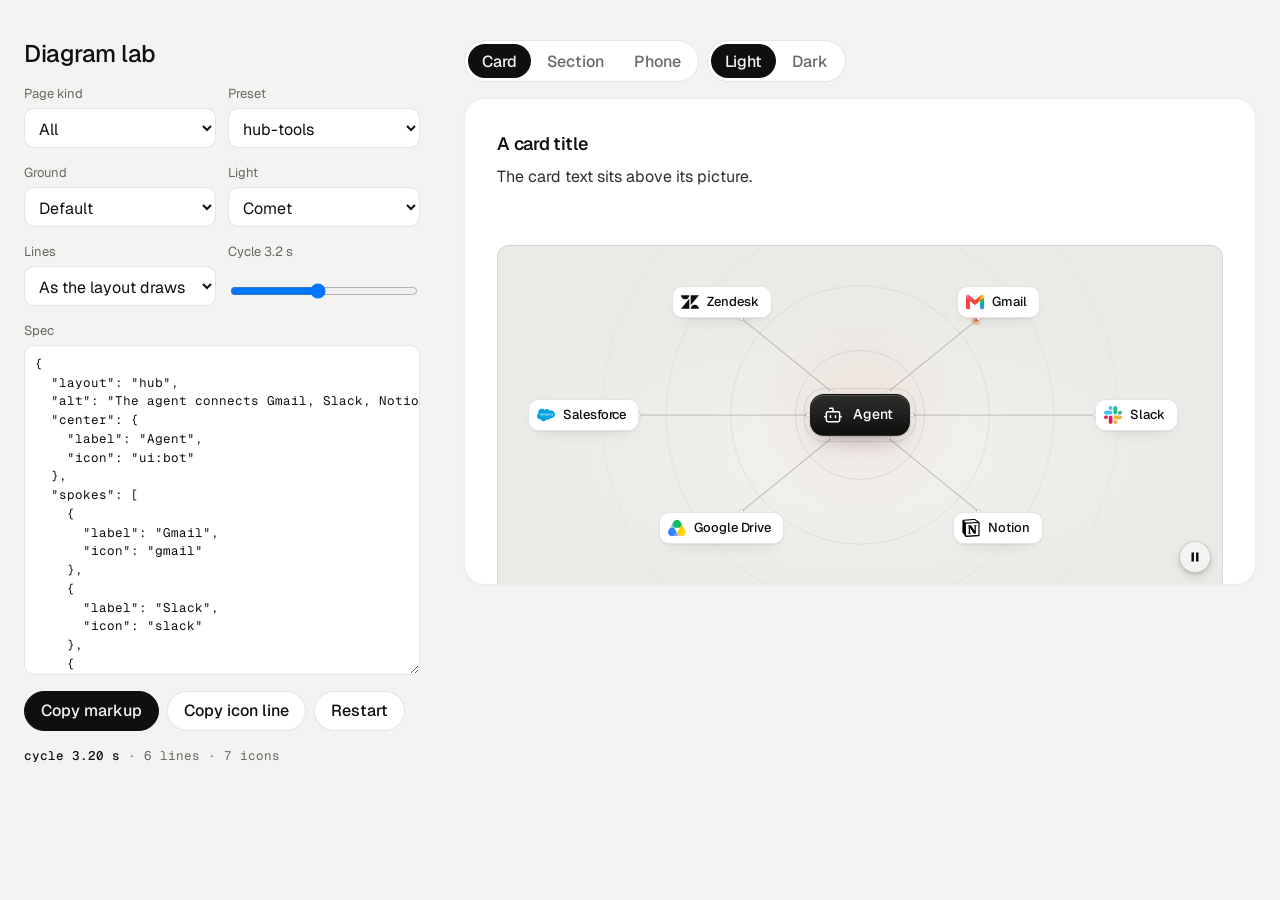
<file: .claude/skills/design-taste-frontend/assets/diagrams/lab.html>
<!doctype html>
<html lang="en">
<head>
<meta charset="utf-8">
<meta name="viewport" content="width=device-width, initial-scale=1">
<title>Diagram lab</title>
<link rel="preconnect" href="https://fonts.googleapis.com">
<link rel="preconnect" href="https://fonts.gstatic.com" crossorigin>
<link href="https://fonts.googleapis.com/css2?family=Geist:wght@300..700&family=Geist+Mono:wght@400;500&display=swap" rel="stylesheet">
<link rel="stylesheet" href="../ui/cards.css">
<link rel="stylesheet" href="diagram.css">
<style>
  /* The builder: pick a preset, change the JSON or the controls, see the card at once, copy the markup. Not part of a page. */
  :root { --font-text: "Geist", system-ui, sans-serif; --font-display: "Geist", system-ui, sans-serif; --font-mono: "Geist Mono", ui-monospace, monospace; }
  [data-theme="light"] { --bg: #f3f3f1; --card: #ffffff; --ink: #0f0f0e; --muted: #686863; --accent: #e5531c; --accent-ink: #ffffff; --frag: #ffffff; --ground-bg: #ebeae6; --ground-accent: #dcd9d0; --line: rgb(0 0 0 / .1); --field: #ffffff; }
  [data-theme="light"][data-accent="blue"] { --accent: #2456e8; }
  [data-theme="light"][data-accent="green"] { --accent: #16825d; }
  [data-theme="dark"] { --bg: #070708; --card: #141416; --ink: #f2f2ef; --muted: #8f9094; --accent: #ff7a3c; --accent-ink: #120c08; --frag: #1c1d20; --ground-bg: #101012; --ground-accent: #232326; --line: rgb(255 255 255 / .12); --field: #101012; }
  [data-theme="dark"][data-accent="white"] { --accent: #f2f2ef; --accent-ink: #0b0b0c; }
  [data-theme="dark"][data-accent="green"] { --accent: #3ccf8e; --accent-ink: #06130d; }
  * { box-sizing: border-box; }
  html, body { margin: 0; }
  body { font-family: var(--font-text); background: var(--bg); color: var(--ink); -webkit-font-smoothing: antialiased; min-height: 100vh; }
  .lab { display: grid; gap: 32px; max-width: 1440px; margin: 0 auto; padding: 32px 24px 64px; }
  .side { display: grid; gap: 16px; align-content: start; min-width: 0; }
  .side h1 { margin: 0; font: 500 24px/1.2 var(--font-display); letter-spacing: -0.02em; }
  .row { display: grid; gap: 6px; }
  .row > label, .row > .lbl { font-size: 13px; color: var(--muted); }
  .two { display: grid; grid-template-columns: 1fr 1fr; gap: 12px; }
  select, textarea, button, input[type=range] { font: inherit; color: inherit; }
  select, textarea { width: 100%; background: var(--field); border: 1px solid var(--line); border-radius: 10px; padding: 9px 10px; }
  select { height: 40px; }
  textarea { min-height: 360px; resize: vertical; font: 400 12.5px/1.5 var(--font-mono); white-space: pre; tab-size: 2; }
  textarea.is-bad { border-color: #c4321c; }
  .btns { display: flex; flex-wrap: wrap; gap: 8px; }
  button.b { height: 40px; padding: 0 16px; border-radius: 999px; border: 1px solid var(--line); background: var(--card); cursor: pointer; font-weight: 500; }
  button.b:hover { border-color: var(--ink); }
  button.b--main { background: var(--ink); color: var(--bg); border-color: var(--ink); }
  .out { font: 400 12.5px/1.5 var(--font-mono); color: var(--muted); overflow-wrap: anywhere; min-height: 1.5em; }
  .out b { color: var(--ink); font-weight: 500; }
  .out .bad { color: #c4321c; }
  .lb-stage { min-width: 0; display: grid; align-content: start; gap: 16px; }
  .lb-stage .card > .panel { --p-h: 340px; }
  .lb-stage .card--wide > .panel { --p-h: 560px; }
  .lb-stage .card--phone { max-width: 390px; }
  .lb-stage .card--phone > .panel { --p-h: 300px; }
  .seg { display: inline-flex; border: 1px solid var(--line); border-radius: 999px; padding: 3px; gap: 2px; background: var(--card); width: fit-content; }
  .seg button { height: 34px; padding: 0 14px; border: 0; background: none; border-radius: 999px; cursor: pointer; font-weight: 500; color: var(--muted); }
  .seg button[aria-pressed="true"] { background: var(--ink); color: var(--bg); }
  @media (min-width: 1024px) { .lab { grid-template-columns: 400px minmax(0, 1fr); gap: 40px; padding-top: 40px; } textarea { min-height: 330px; } .side { position: sticky; top: 24px; max-height: calc(100vh - 48px); overflow: auto; padding-right: 4px; } }
  @media (max-width: 639px) { .lab { padding: 24px 16px 48px; } }
</style>
</head>
<body data-theme="light" data-icon-base="../icons/demo/">
<div class="lab">
  <aside class="side">
    <h1>Diagram lab</h1>
    <div class="two">
      <div class="row"><label for="type">Page kind</label><select id="type"><option value="">All</option><option>software</option><option>tech</option><option>gaming</option><option>product</option><option>service</option></select></div>
      <div class="row"><label for="preset">Preset</label><select id="preset"></select></div>
    </div>
    <div class="two">
      <div class="row"><label for="ground">Ground</label><select id="ground"><option value="">Default</option><option>dots</option><option>rings</option><option>grid</option><option>glow</option><option>glow dots</option><option>glow rings</option><option>none</option></select></div>
      <div class="row"><label for="pulse">Light</label><select id="pulse"><option value="">Comet</option><option>dot</option><option>none</option></select></div>
    </div>
    <div class="two">
      <div class="row"><label for="curve">Lines</label><select id="curve"><option value="">As the layout draws them</option><option>curve</option><option>elbow</option><option>swirl</option></select></div>
      <div class="row"><label for="cycle">Cycle <span id="cycleV">3.2 s</span></label><input id="cycle" type="range" min="2.5" max="4" step="0.1" value="3.2"></div>
    </div>
    <div class="row"><label for="json">Spec</label><textarea id="json" spellcheck="false"></textarea></div>
    <div class="btns">
      <button class="b b--main" id="copy" type="button">Copy markup</button>
      <button class="b" id="copyIcons" type="button">Copy icon line</button>
      <button class="b" id="restart" type="button">Restart</button>
    </div>
    <div class="out" id="info"></div>
  </aside>
  <main class="lb-stage">
    <div class="btns">
      <div class="seg" id="size" role="group" aria-label="Size"><button type="button" data-v="card" aria-pressed="true">Card</button><button type="button" data-v="section" aria-pressed="false">Section</button><button type="button" data-v="phone" aria-pressed="false">Phone</button></div>
      <div class="seg" id="theme" role="group" aria-label="Palette"><button type="button" data-v="light" aria-pressed="true">Light</button><button type="button" data-v="dark" aria-pressed="false">Dark</button></div>
    </div>
    <article class="card card--row" id="card"><h3 id="ct"></h3><p id="cp"></p><div class="panel"><div class="dg" id="dg"></div></div></article>
  </main>
</div>
<script type="module">
  import dg from './diagram.js';
  const $ = id => document.getElementById(id);
  const presets = await dg.presets();
  const base = new URL('../icons/demo/', location.href).href;
  const q = new URLSearchParams(location.search);
  let spec = null, d = null, size = 'card';

  const names = type => Object.keys(presets).filter(k => !type || (presets[k].types || []).includes(type));
  const fillPresets = () => { $('preset').innerHTML = names($('type').value).map(k => `<option>${k}</option>`).join(''); };
  const load = id => { spec = JSON.parse(JSON.stringify(presets[id])); delete spec.types; $('json').value = JSON.stringify(spec, null, 2); sync(); };
  const first = n => (spec.center || spec.core || spec.input || spec.root || spec.left || {}).label || n;

  function iconIds(o, out = new Set()) {
    if (Array.isArray(o)) o.forEach(x => iconIds(x, out));
    else if (o && typeof o === 'object') for (const k in o) { if (k === 'icon' && typeof o[k] === 'string' && !/^text:|[/.]/.test(o[k])) out.add(o[k]); else iconIds(o[k], out); }
    return out;
  }
  function markup() {
    const j = JSON.stringify(spec);
    return /'/.test(j)
      ? `<div class="panel"><div class="dg" data-diagram><script type="application/json">${j}<\/script></div></div>`
      : `<div class="panel"><div class="dg" data-diagram='${j}'></div></div>`;
  }
  function paint() {
    const card = $('card');
    card.classList.toggle('card--wide', size === 'section');
    card.classList.toggle('card--phone', size === 'phone');
    const s = JSON.parse(JSON.stringify(spec));
    if (size === 'section') s.size = 'section';
    $('ct').textContent = 'A card title';
    $('cp').textContent = 'The card text sits above its picture.';
    const el = $('dg');
    d = dg.mount(el, s, { iconBase: base });
    const ids = [...iconIds(spec)];
    setTimeout(() => {
      $('info').innerHTML = `<b>cycle ${d.T ? d.T.toFixed(2) : '-'} s</b> · ${d.E ? d.E.filter(e => e.lit).length : 0} lines · ${ids.length} icons`;
    }, 400);
  }
  function sync() {
    try { spec = JSON.parse($('json').value); $('json').classList.remove('is-bad'); } catch (e) { $('json').classList.add('is-bad'); $('info').innerHTML = `<span class="bad">${e.message}</span>`; return; }
    paint();
  }
  // a control writes into the spec and the textarea
  function setField(path, v) {
    try { spec = JSON.parse($('json').value); } catch { return; }
    const [a, b] = path.split('.');
    if (b) { spec[a] = spec[a] || {}; if (v === '' || v == null) delete spec[a][b]; else spec[a][b] = v; if (!Object.keys(spec[a]).length) delete spec[a]; }
    else if (v === '' || v == null) delete spec[a]; else spec[a] = v;
    $('json').value = JSON.stringify(spec, null, 2);
    sync();
  }
  $('type').onchange = () => { fillPresets(); load($('preset').value); };
  $('preset').onchange = () => { $('ground').value = $('pulse').value = $('curve').value = ''; $('cycle').value = 3.2; $('cycleV').textContent = '3.2 s'; load($('preset').value); };
  $('ground').onchange = () => setField('ground', $('ground').value);
  $('pulse').onchange = () => setField('motion.pulse', $('pulse').value);
  $('curve').onchange = () => setField('curve', $('curve').value);
  $('cycle').oninput = () => { $('cycleV').textContent = (+$('cycle').value).toFixed(1) + ' s'; setField('motion.cycle', +$('cycle').value === 3.2 ? '' : +$('cycle').value); };
  let t0; $('json').oninput = () => { clearTimeout(t0); t0 = setTimeout(sync, 350); };
  $('restart').onclick = () => d && d.restart && d.restart();
  const copy = async (text, btn, label) => { try { await navigator.clipboard.writeText(text); btn.textContent = 'Copied'; } catch { btn.textContent = 'Copy failed'; } setTimeout(() => (btn.textContent = label), 1400); };
  $('copy').onclick = () => copy(markup(), $('copy'), 'Copy markup');
  $('copyIcons').onclick = () => copy(`node <skill>/scripts/icons.mjs fetch ${[...iconIds(spec)].join(' ')} --out assets/icons`, $('copyIcons'), 'Copy icon line');
  for (const [id, key] of [['size', 'size'], ['theme', 'theme']]) {
    $(id).onclick = ev => {
      const b = ev.target.closest('button'); if (!b) return;
      [...$(id).children].forEach(x => x.setAttribute('aria-pressed', String(x === b)));
      if (key === 'size') { size = b.dataset.v; paint(); } else document.body.dataset.theme = b.dataset.v;
    };
  }
  if (q.get('type')) $('type').value = q.get('type');
  fillPresets();
  if (q.get('preset') && presets[q.get('preset')]) $('preset').value = q.get('preset');
  if (q.get('theme') === 'dark') { document.body.dataset.theme = 'dark'; $('theme').children[1].click(); }
  load($('preset').value);
  window.__lab = { get d() { return d; } };
</script>
</body>
</html>
</file>
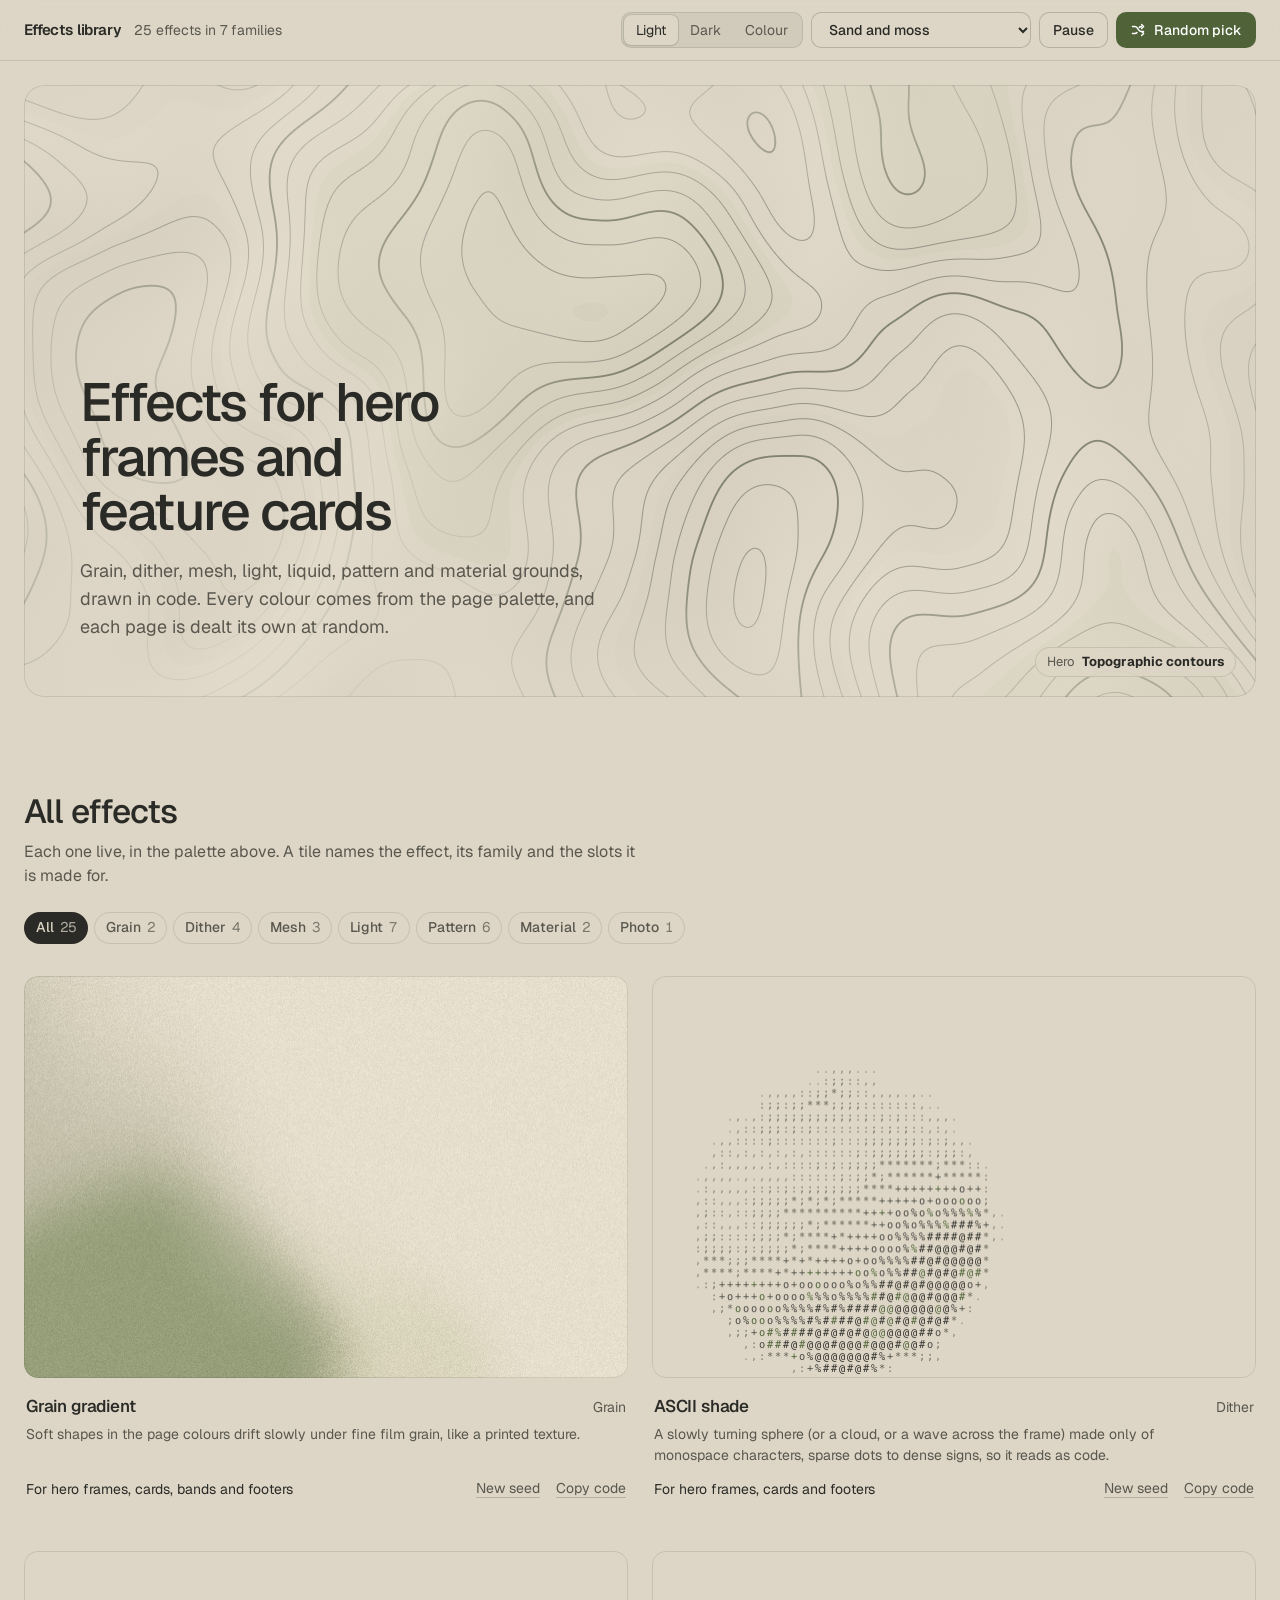
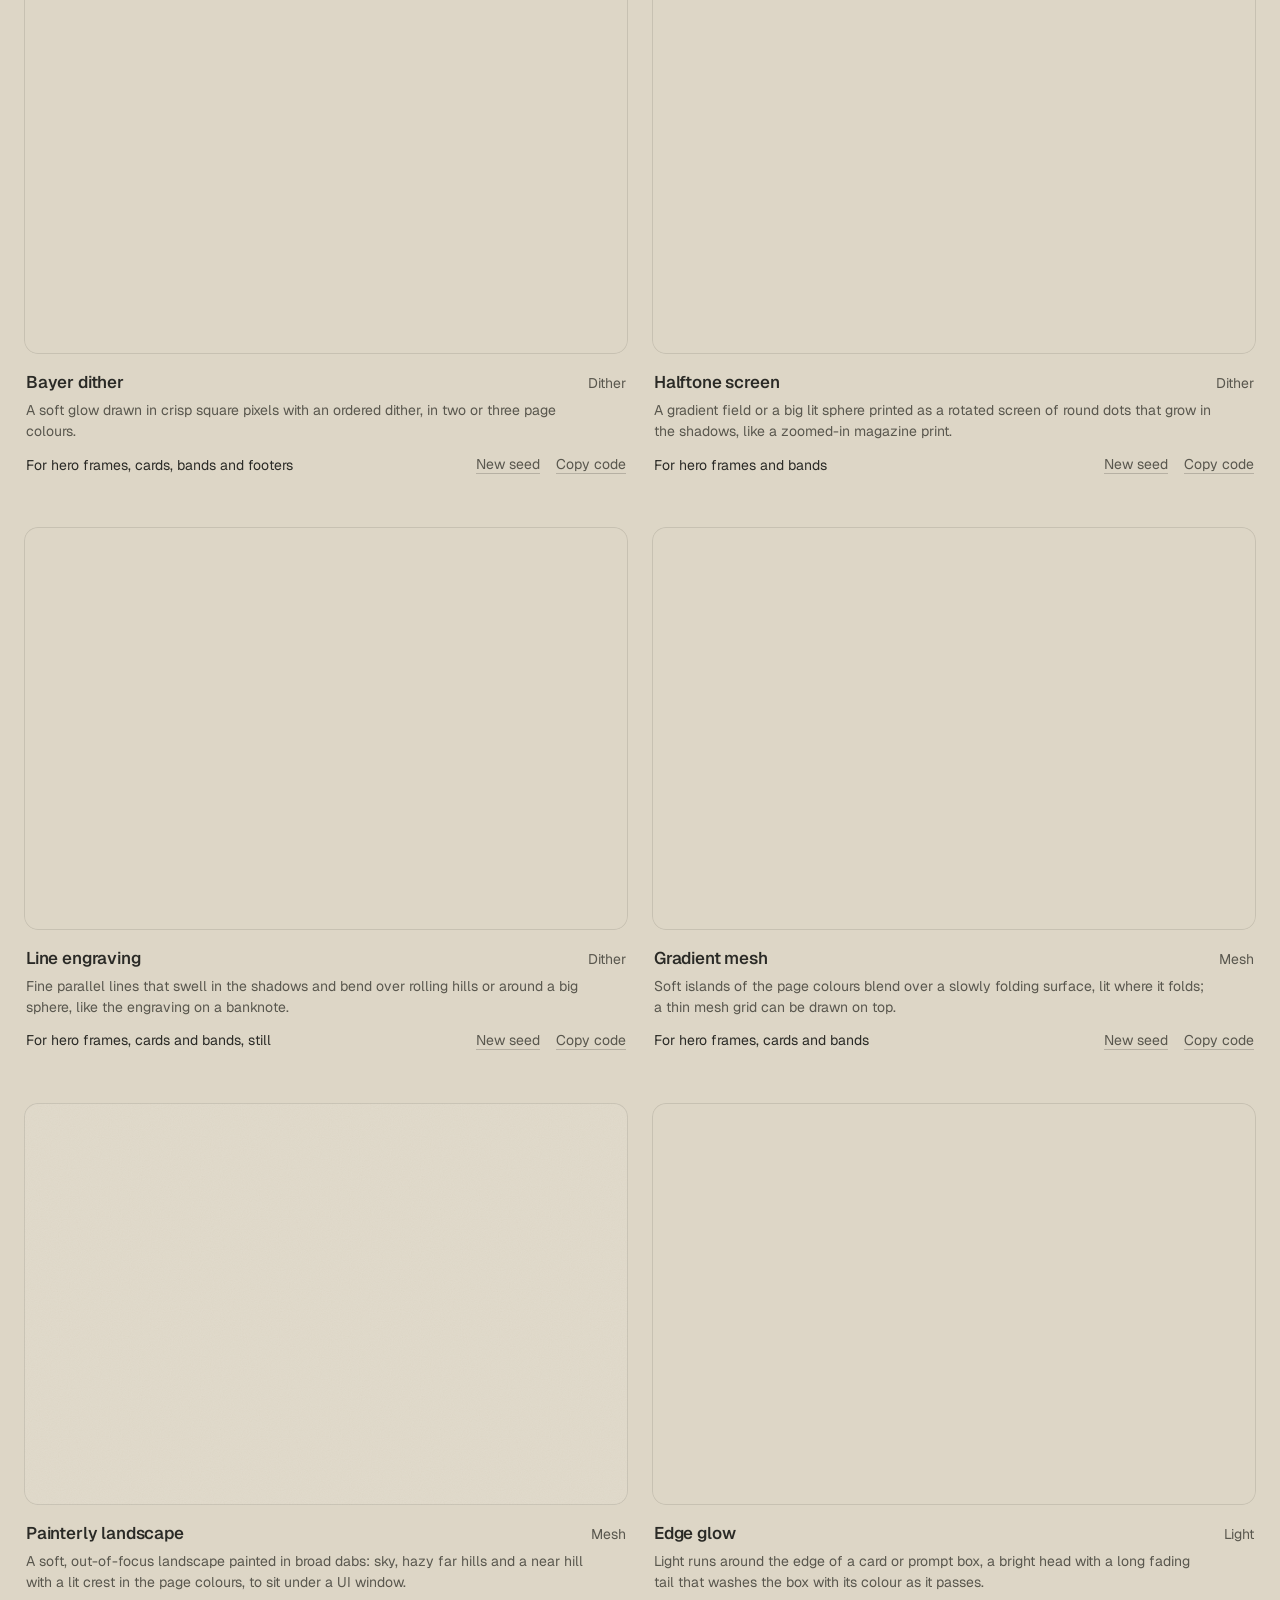
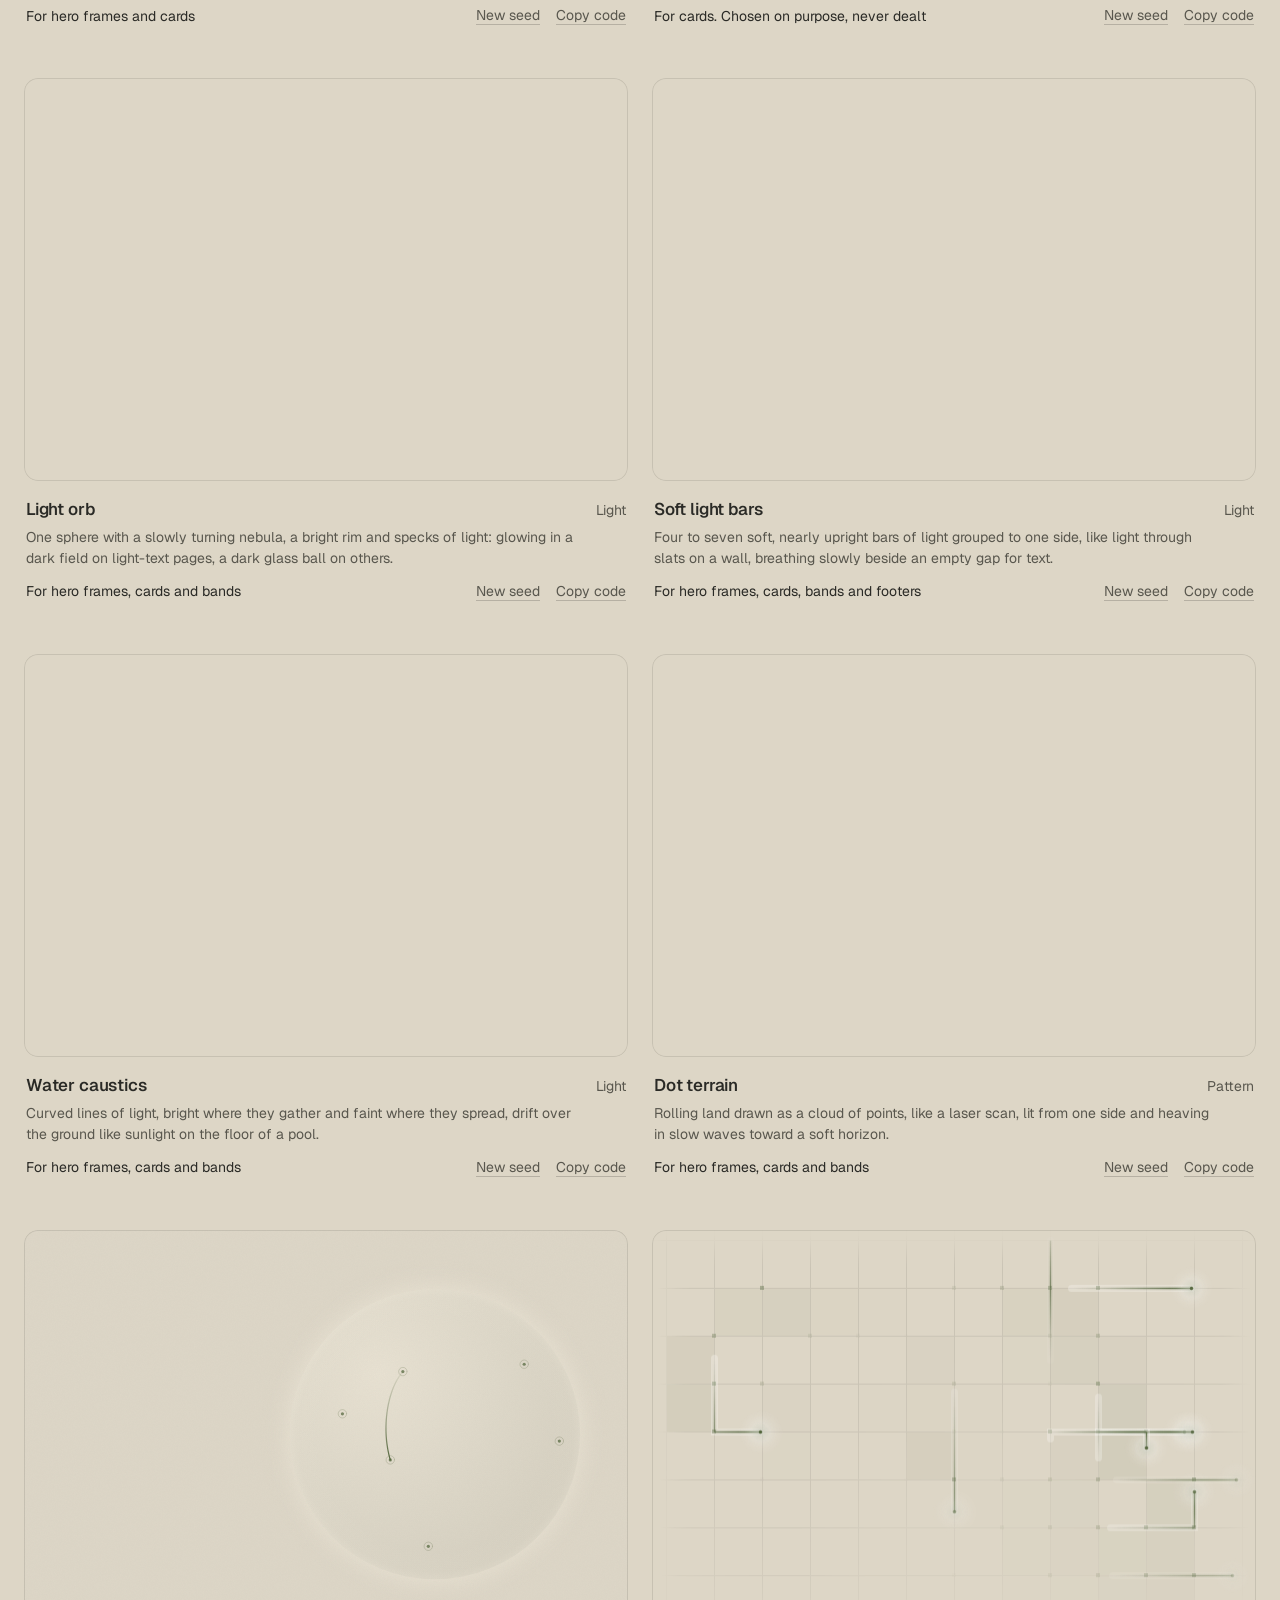
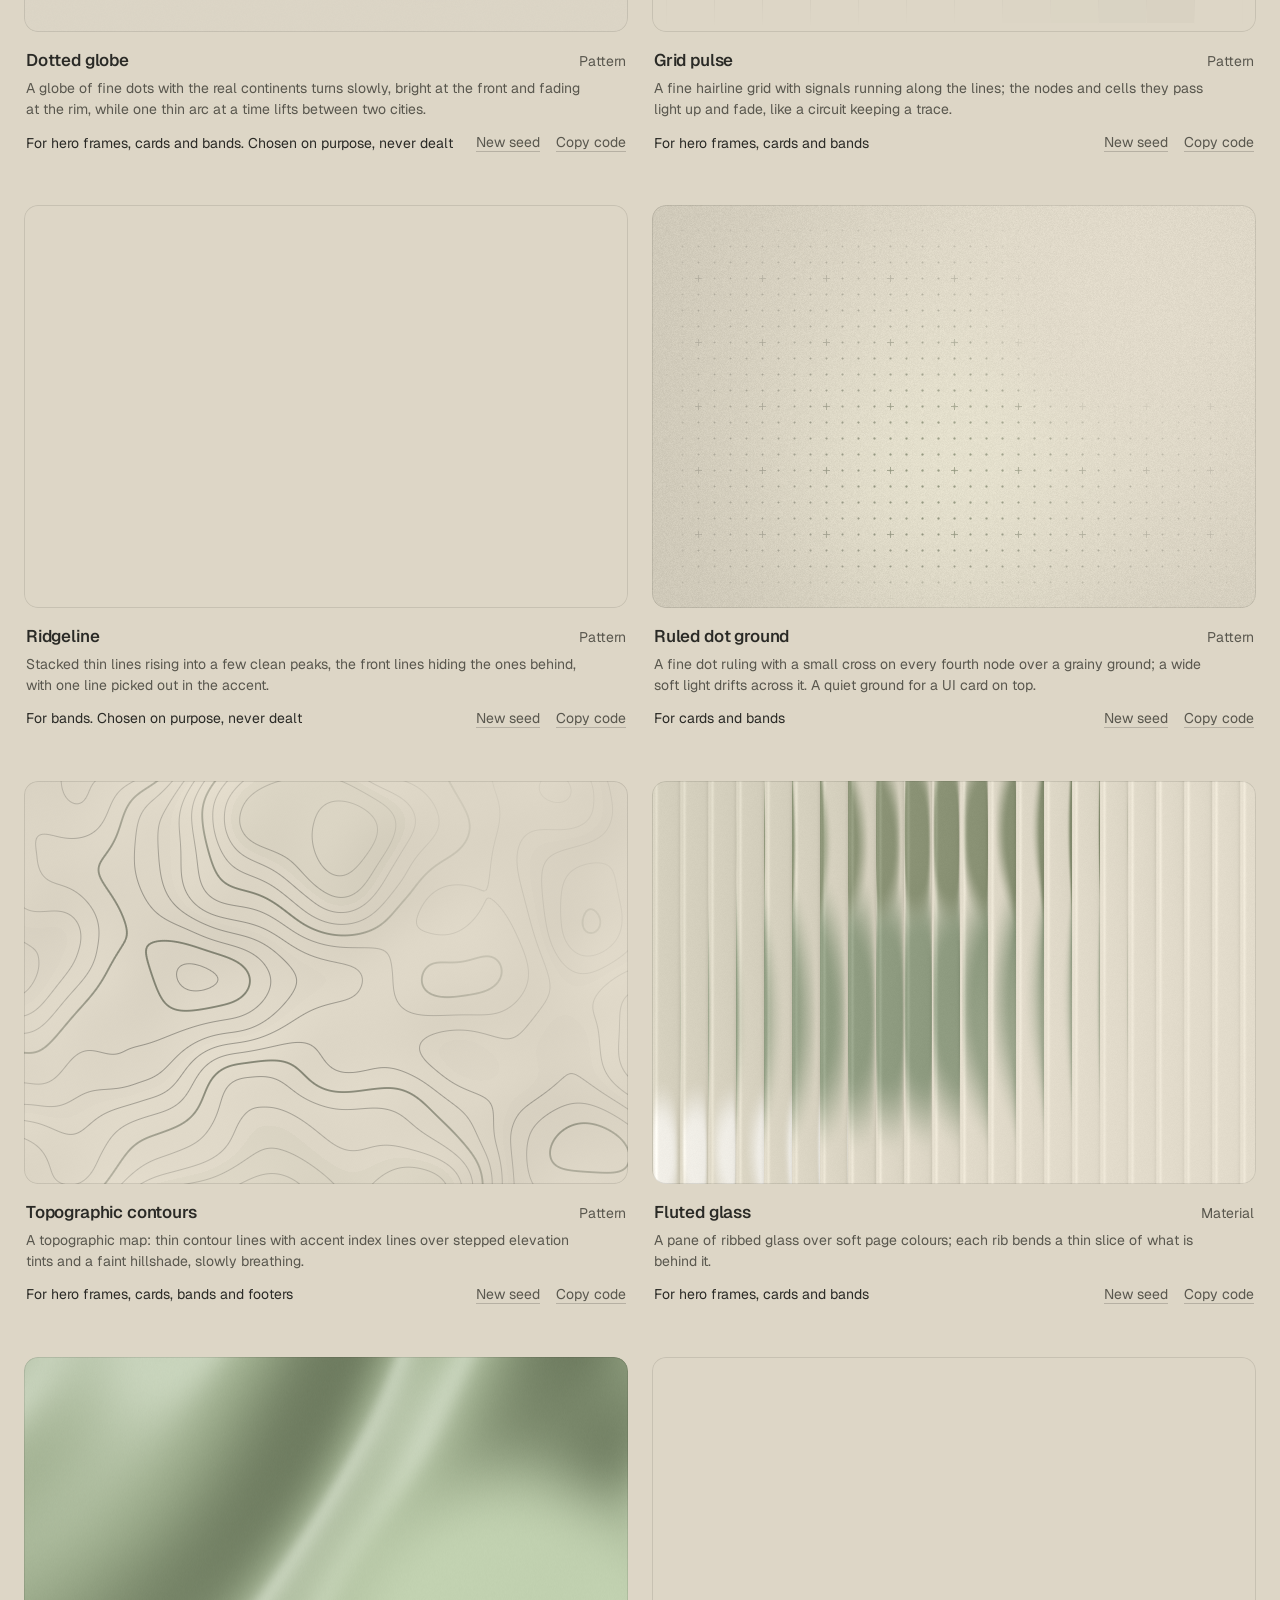
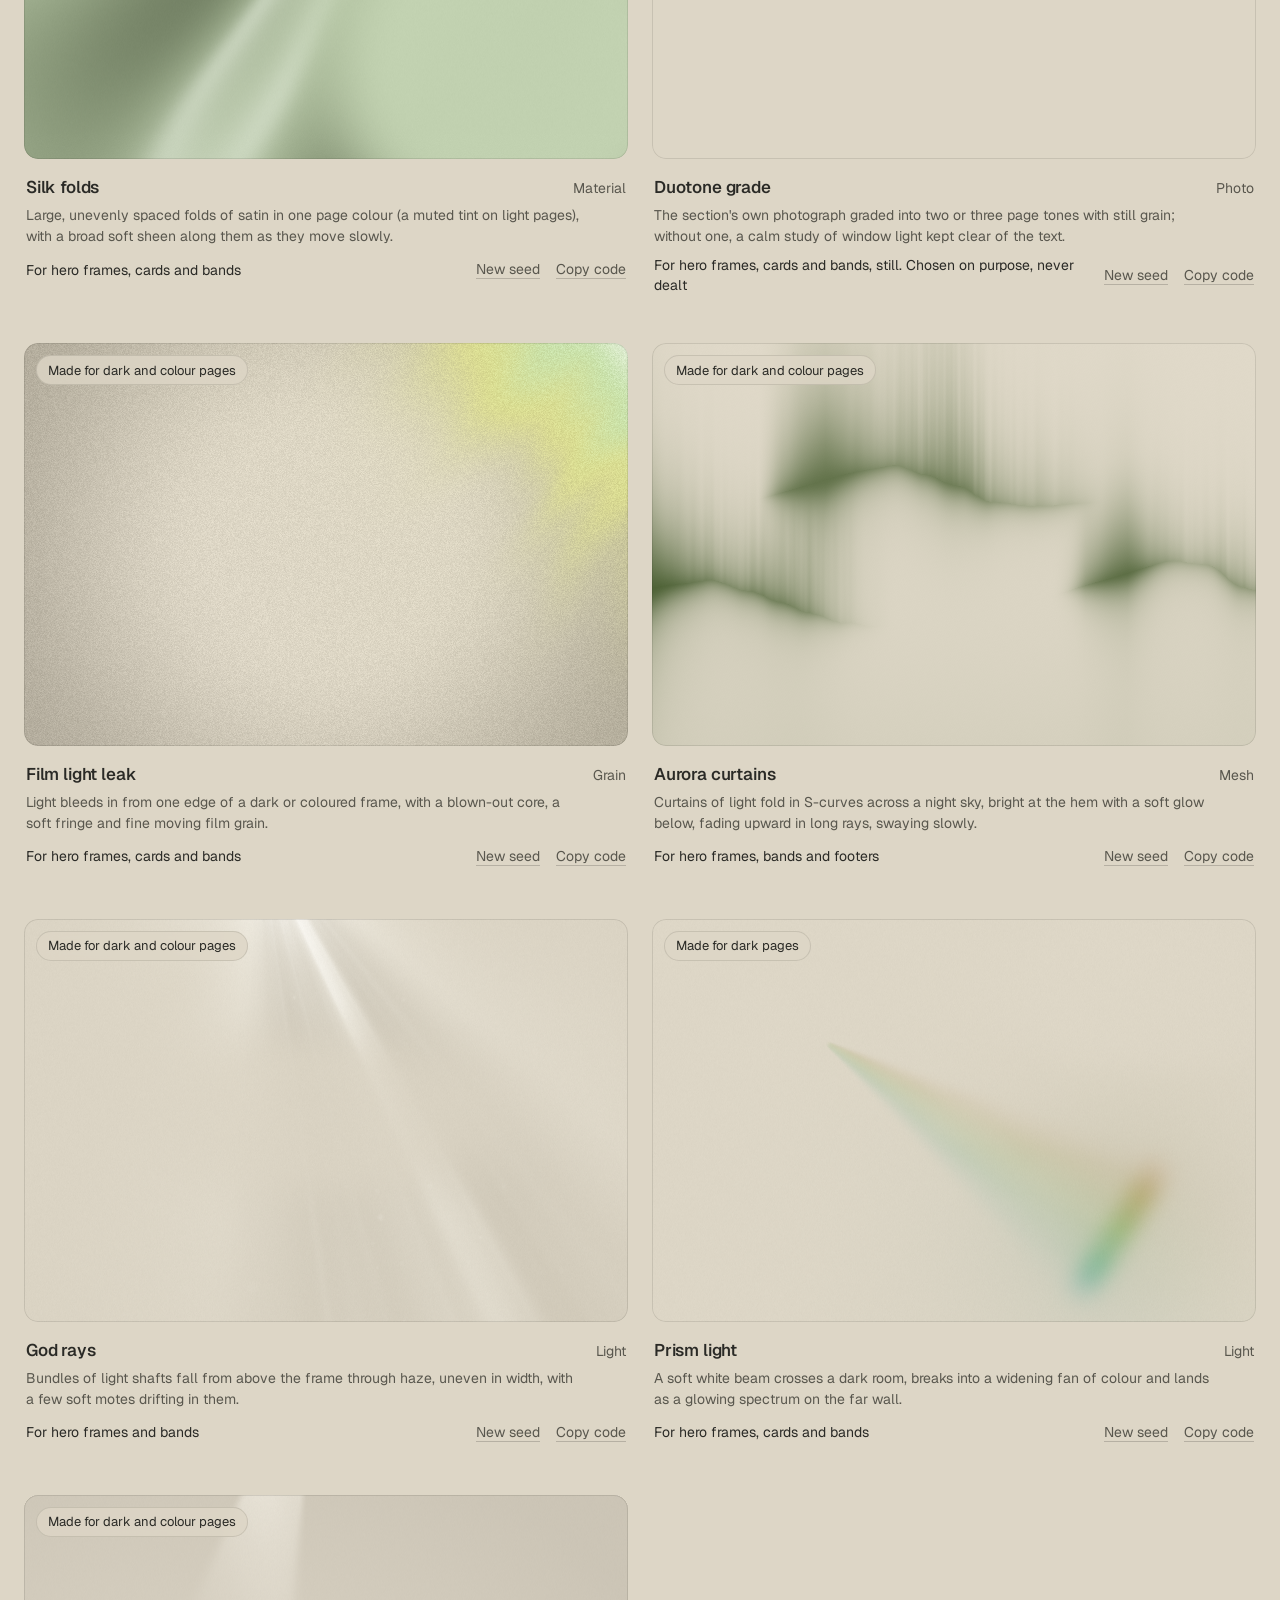
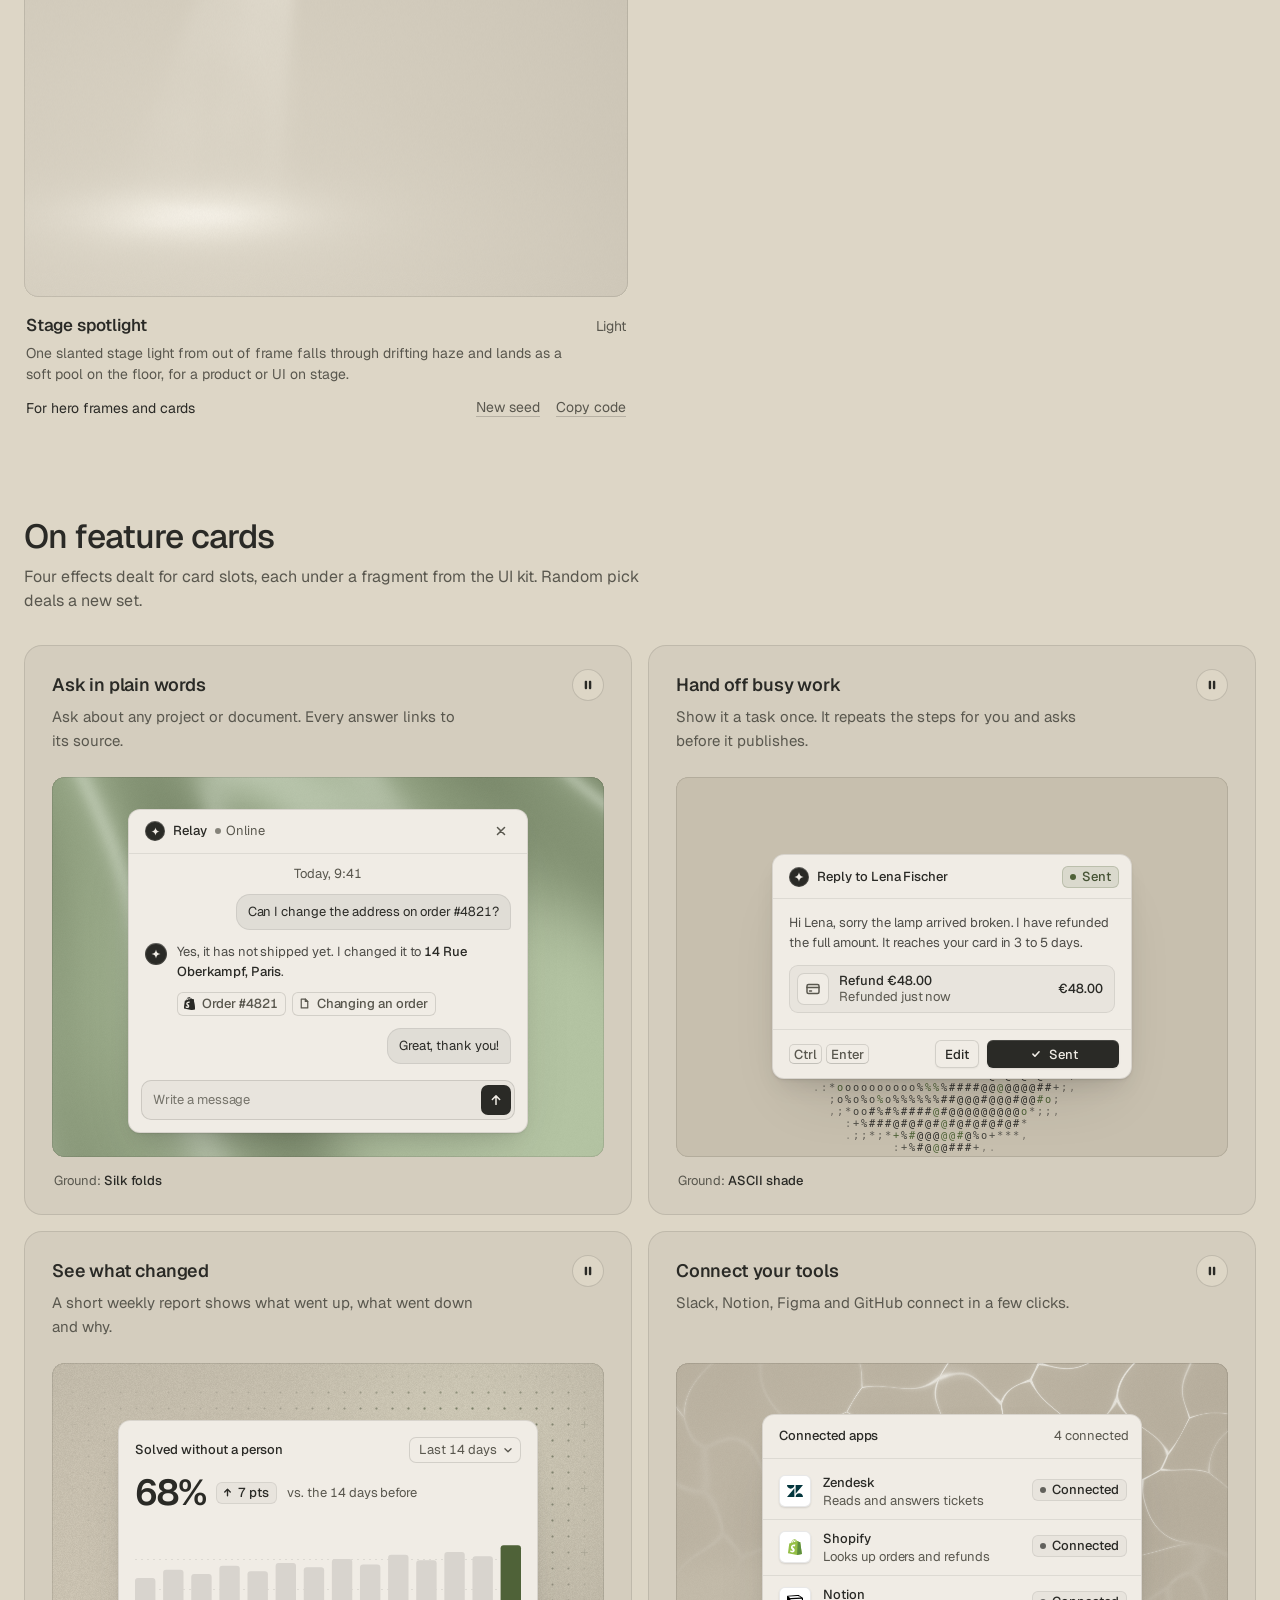
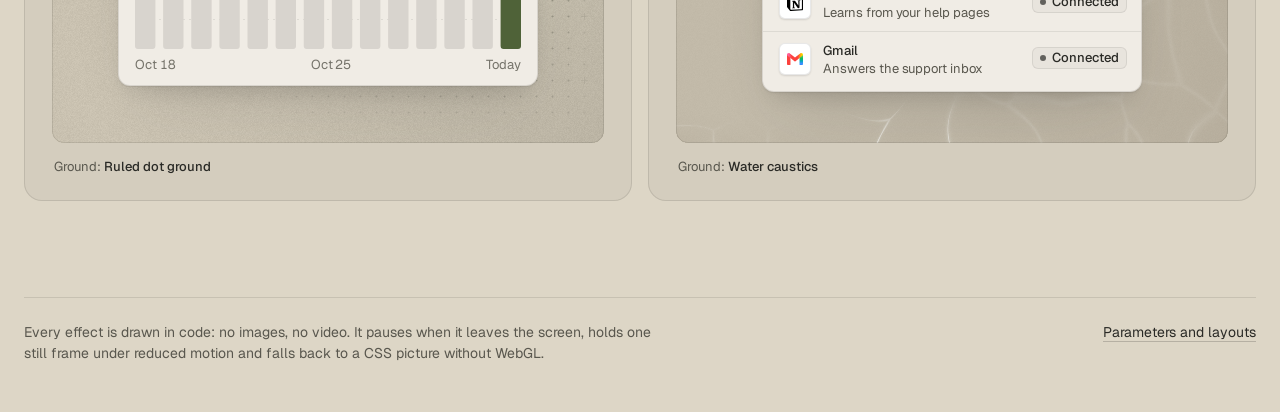
<file: .claude/skills/design-taste-frontend/assets/effects/gallery.html>
<!doctype html>
<html lang="en">
<head>
<script>window.__tpGlMax = 16;   /* a gallery shows many live effects at once; a page of a site keeps the default 4 (fx.js) */</script>
<meta charset="utf-8">
<meta name="viewport" content="width=device-width, initial-scale=1">
<title>Effects library</title>
<meta name="description" content="Effects drawn in code for hero frames, feature cards and bands, in the page palette.">
<link rel="icon" href="data:,">
<link rel="preconnect" href="https://fonts.googleapis.com">
<link rel="preconnect" href="https://fonts.gstatic.com" crossorigin>
<link href="https://fonts.googleapis.com/css2?family=Geist:wght@100..900&family=Geist+Mono:wght@100..900&display=swap" rel="stylesheet">
<style>
  /* the page palette; the script sets these from the palette switcher */
  :root {
    --bg: #ddd6c6; --surface: #d2cab8; --ink: #2a2a26; --muted: #59574e; --accent: #4f6238; --accent-ink: #ffffff;
    --card: #d2cab8; --panel: #cbc3b1; --win: #eeebe3; --win-surface: #e4e0d6;
    color-scheme: light;
  }
  @media (prefers-color-scheme: dark) {
    :root:not([data-theme="light"]) {
      --bg: #0a0d14; --surface: #131824; --ink: #e9edf3; --muted: #8891a1; --accent: #5ab9fc; --accent-ink: #0a0d14;
      --card: #131824; --panel: #0a0d14; --win: #1d2230; --win-surface: #262c3b;
      color-scheme: dark;
    }
  }
  :root[data-theme="dark"] {
    --bg: #0a0d14; --surface: #131824; --ink: #e9edf3; --muted: #8891a1; --accent: #5ab9fc; --accent-ink: #0a0d14;
    --card: #131824; --panel: #0a0d14; --win: #1d2230; --win-surface: #262c3b;
    color-scheme: dark;
  }
  :root {
    --line: color-mix(in oklab, var(--ink) 12%, transparent);
    --line-2: color-mix(in oklab, var(--ink) 22%, transparent);
    --chip: color-mix(in oklab, var(--ink) 6%, var(--bg));
    --font: "Geist", ui-sans-serif, system-ui, -apple-system, "Segoe UI", Roboto, "Helvetica Neue", Arial, sans-serif;
    --mono: "Geist Mono", ui-monospace, "SFMono-Regular", Consolas, monospace;
    --wrap: 1320px;
    --gut: 24px;
  }
  * { box-sizing: border-box; }
  html { -webkit-text-size-adjust: 100%; scroll-behavior: smooth; }
  @media (prefers-reduced-motion: reduce) { html { scroll-behavior: auto; } }
  body {
    margin: 0; background: var(--bg); color: var(--ink);
    font: 15px/1.5 var(--font); -webkit-font-smoothing: antialiased; font-feature-settings: "ss01" 0;
    overflow-x: hidden;
  }
  button, select { font: inherit; color: inherit; }
  :focus-visible { outline: 2px solid var(--accent); outline-offset: 2px; }
  .wrap { max-width: calc(var(--wrap) + 2 * var(--gut)); margin: 0 auto; padding: 0 var(--gut); }

  /* top bar */
  .top { position: sticky; top: 0; z-index: 50; background: color-mix(in oklab, var(--bg) 86%, transparent);
    backdrop-filter: blur(16px) saturate(1.2); -webkit-backdrop-filter: blur(16px) saturate(1.2); border-bottom: 1px solid var(--line); }
  .top-in { display: flex; align-items: center; gap: 12px 8px; padding-top: 12px; padding-bottom: 12px; }
  .top-in .controls { margin-left: auto; }
  .brand { display: flex; align-items: baseline; gap: 12px; min-width: 0; }
  .brand b { font-size: 15px; font-weight: 600; letter-spacing: -0.01em; white-space: nowrap; }
  .brand span { color: var(--muted); font-size: 14px; white-space: nowrap; }
  .controls { display: flex; align-items: center; gap: 8px; flex-wrap: wrap; }
  .seg { display: inline-flex; padding: 3px; border-radius: 10px; background: var(--chip); box-shadow: inset 0 0 0 1px var(--line); }
  .seg button { height: 30px; border: 0; background: transparent; padding: 0 12px; border-radius: 7px; cursor: pointer; color: var(--muted); font-size: 14px; }
  .seg button[aria-pressed="true"] { background: var(--bg); color: var(--ink); box-shadow: 0 0 0 1px var(--line), 0 1px 2px rgb(0 0 0 / 0.08); }
  .btn, .select {
    height: 36px; padding: 0 14px; border-radius: 10px; border: 0; background: var(--bg); color: var(--ink);
    box-shadow: inset 0 0 0 1px var(--line-2); cursor: pointer; display: inline-flex; align-items: center; gap: 8px;
    font-size: 14px; font-weight: 500; white-space: nowrap;
  }
  .btn:hover, .select:hover { box-shadow: inset 0 0 0 1px color-mix(in oklab, var(--ink) 38%, transparent); }
  .btn--primary { background: var(--accent); color: var(--accent-ink); box-shadow: none; }
  .btn--primary:hover { box-shadow: none; background: color-mix(in oklab, var(--accent) 88%, var(--ink)); }
  .btn svg { width: 16px; height: 16px; flex: none; }
  .select { max-width: 220px; padding-right: 10px; }

  /* hero: a dealt hero effect with text in its calm area */
  .hero { position: relative; margin-top: 24px; height: clamp(480px, 68vh, 660px); border-radius: 20px; overflow: hidden;
    display: flex; flex-direction: column; justify-content: flex-end; }
  .hero::after, .stage::after, .panel::after { content: ""; position: absolute; inset: 0; border-radius: inherit; box-shadow: inset 0 0 0 1px var(--line); pointer-events: none; z-index: 2; }
  .hero-copy { position: relative; z-index: 1; padding: 56px; max-width: 760px; }
  .hero h1 { max-width: 9.5em; margin: 0 0 18px; font-size: clamp(38px, 3.4vw + 10px, 62px); line-height: 1.02; letter-spacing: -0.035em; font-weight: 520; text-wrap: balance; }
  .hero p { margin: 0; max-width: 44ch; font-size: 18px; line-height: 28px; color: var(--muted); text-wrap: pretty; }
  .hero-tag { position: absolute; right: 20px; bottom: 20px; z-index: 3; }
  .tag { display: inline-flex; align-items: center; gap: 8px; height: 30px; padding: 0 12px; border-radius: 999px; font-size: 13px;
    background: color-mix(in oklab, var(--bg) 82%, transparent); color: var(--ink); box-shadow: inset 0 0 0 1px var(--line);
    backdrop-filter: blur(10px); -webkit-backdrop-filter: blur(10px); white-space: nowrap; }
  .tag span { color: var(--muted); }

  /* sections */
  section { padding-top: 96px; }
  .sec-head { display: flex; align-items: flex-end; justify-content: space-between; gap: 24px 48px; flex-wrap: wrap; margin-bottom: 32px; }
  .sec-head h2 { margin: 0 0 10px; font-size: clamp(28px, 1.2vw + 18px, 36px); line-height: 1.1; letter-spacing: -0.025em; font-weight: 520; }
  .sec-head p { margin: 0; color: var(--muted); max-width: 56ch; font-size: 16px; line-height: 24px; text-wrap: pretty; }
  .filters { display: flex; flex-wrap: wrap; gap: 6px; }
  .filters button { height: 32px; padding: 0 12px; border-radius: 999px; border: 0; cursor: pointer; font-size: 14px; color: var(--muted);
    background: transparent; box-shadow: inset 0 0 0 1px var(--line); }
  .filters button b { font-weight: 500; }
  .filters button span { margin-left: 6px; font-variant-numeric: tabular-nums; opacity: 0.75; }
  .filters button[aria-pressed="true"] { background: var(--ink); color: var(--bg); box-shadow: none; }

  /* the grid of every effect: one size of tile, labels under the picture */
  .grid { display: grid; grid-template-columns: repeat(2, minmax(0, 1fr)); gap: 48px 24px; }
  .tile { min-width: 0; display: flex; flex-direction: column; }
  .tile[hidden] { display: none; }
  .stage { position: relative; aspect-ratio: 3 / 2; border-radius: 14px; overflow: hidden; background: var(--bg); }
  .badge { position: absolute; top: 12px; left: 12px; z-index: 3; }
  .info { padding: 16px 2px 0; display: grid; gap: 6px; }
  .info-top { display: flex; align-items: baseline; justify-content: space-between; gap: 16px; }
  .info h3 { margin: 0; font-size: 17px; line-height: 24px; font-weight: 560; letter-spacing: -0.01em; }
  .fam { flex: none; font-size: 14px; color: var(--muted); }
  .look { margin: 0; color: var(--muted); font-size: 14px; line-height: 21px; max-width: 62ch; min-height: 42px;
    display: -webkit-box; -webkit-line-clamp: 2; -webkit-box-orient: vertical; overflow: hidden; }
  .info-foot { display: flex; align-items: center; justify-content: space-between; gap: 16px; margin-top: 2px; }
  .for { margin: 0; font-size: 14px; line-height: 20px; }
  .links { flex: none; display: flex; gap: 16px; }
  .links button { border: 0; background: none; padding: 4px 0; cursor: pointer; font-size: 14px; color: var(--muted);
    text-decoration: underline; text-decoration-color: var(--line-2); text-underline-offset: 4px; }
  .links button:hover { color: var(--ink); text-decoration-color: currentColor; }

  /* feature cards: an effect ground in the inset panel and a UI fragment on top */
  .cards { display: grid; grid-template-columns: repeat(2, minmax(0, 1fr)); gap: 16px; }
  .card { background: var(--card); border-radius: 18px; padding: 28px 28px 24px; box-shadow: inset 0 0 0 1px var(--line); display: flex; flex-direction: column; min-width: 0; }
  .card h3 { margin: 0 0 8px; font-size: 18px; line-height: 24px; font-weight: 560; letter-spacing: -0.01em; }
  .card > p:not(.ground) { margin: 0; color: var(--muted); font-size: 15px; line-height: 24px; max-width: 44ch; min-height: 48px; text-wrap: pretty; }
  .panel { position: relative; margin-top: 24px; height: 380px; border-radius: 12px; overflow: hidden; display: grid; place-items: center; padding: 32px; }
  .panel--bleed { place-items: end center; padding-bottom: 0; }
  .panel--bleed > .slot { margin-bottom: -48px; }
  .slot { position: relative; z-index: 1; max-width: 100%;
    --ui-font: var(--font); --ui-mono: var(--mono); --ui-radius: 12px;
    --fx-bg: var(--win); --fx-surface: var(--win-surface); --fx-ink: var(--ink); --fx-muted: var(--muted);
    --fx-accent: var(--accent); --fx-accent-ink: var(--accent-ink); }
  .ground { margin: 14px 2px 0; font-size: 13px; line-height: 20px; color: var(--muted); }
  .ground b { font-weight: 500; color: var(--ink); }

  .foot { padding-top: 96px; padding-bottom: 48px; }
  .foot-in > div { border-top: 1px solid var(--line); padding-top: 24px; display: flex; justify-content: space-between; gap: 16px 48px; flex-wrap: wrap; color: var(--muted); font-size: 14px; }
  .foot-in p { margin: 0; max-width: 72ch; }
  .foot a { color: var(--ink); text-underline-offset: 4px; text-decoration-color: var(--line-2); }
  .empty { padding: 64px 0; color: var(--muted); }

  .toast { position: fixed; left: 50%; bottom: 24px; z-index: 60; transform: translate(-50%, 16px); opacity: 0; pointer-events: none;
    max-width: calc(100vw - 32px); padding: 10px 16px; border-radius: 12px; background: var(--ink); color: var(--bg); font-size: 14px;
    transition: opacity .2s ease, transform .2s ease; }
  .toast.on { opacity: 1; transform: translate(-50%, 0); }

  @media (max-width: 1080px) {
    .hero-copy { padding: 40px; }
  }
  @media (max-width: 860px) {
    .grid, .cards { grid-template-columns: minmax(0, 1fr); }
    .grid { gap: 40px; }
  }
  @media (max-width: 720px) {
    :root { --gut: 16px; }
    .top { position: static; }
    .brand span, .select { display: none; }
    .top-in { display: grid; grid-template-columns: 1fr auto; grid-template-areas: "brand deal" "controls controls"; }
    .brand { grid-area: brand; }
    #deal { grid-area: deal; }
    .top-in .controls { grid-area: controls; margin-left: 0; flex-wrap: nowrap; }
    .seg { flex: 1; }
    .seg button { flex: 1; }
    .hero { margin-top: 16px; height: 560px; border-radius: 16px; }
    .hero-copy { padding: 28px 24px 72px; }
    .hero p { font-size: 16px; line-height: 24px; }
    .hero-tag { left: 24px; right: auto; bottom: 20px; }
    section { padding-top: 72px; }
    .card { padding: 20px; }
    .panel { height: 340px; padding: 20px 16px; }
    .info-foot { flex-wrap: wrap; }
  }
</style>
</head>
<body>
<header class="top">
  <div class="wrap top-in">
    <div class="brand"><b>Effects library</b><span id="count"></span></div>
    <div class="controls">
      <div class="seg" role="group" aria-label="Palette kind">
        <button type="button" data-kind="light">Light</button>
        <button type="button" data-kind="dark">Dark</button>
        <button type="button" data-kind="colour">Colour</button>
      </div>
      <select class="select" id="pal" aria-label="Palette"></select>
      <button type="button" class="btn" id="pause" aria-pressed="false">Pause</button>
    </div>
    <button type="button" class="btn btn--primary" id="deal">
        <svg viewBox="0 0 16 16" aria-hidden="true"><path d="M2.5 4.5h2.2c1.2 0 2 .6 2.7 1.6l1.2 1.8c.7 1 1.5 1.6 2.7 1.6h2.2M11.6 2.5l2 2-2 2M2.5 11.5h2.2c.9 0 1.6-.3 2.2-.9M11.6 9.5l2 2-2 2M9.3 5.4c.6-.6 1.3-.9 2.1-.9" fill="none" stroke="currentColor" stroke-width="1.5" stroke-linecap="round" stroke-linejoin="round"/></svg>
        Random pick
    </button>
  </div>
</header>

<main>
  <div class="wrap">
    <div class="hero" id="hero">
      <div class="hero-copy">
        <h1>Effects for hero frames and feature cards</h1>
        <p id="lede">Grain, dither, mesh, light, liquid, pattern and material grounds, drawn in code. Every colour comes from the page palette, and each page is dealt its own at random.</p>
      </div>
      <div class="hero-tag"><span class="tag" id="hero-tag"><span>Hero</span> <b></b></span></div>
    </div>
  </div>

  <section id="all">
    <div class="wrap">
      <div class="sec-head">
        <div>
          <h2>All effects</h2>
          <p>Each one live, in the palette above. A tile names the effect, its family and the slots it is made for.</p>
        </div>
        <div class="filters" id="filters" role="group" aria-label="Family"></div>
      </div>
      <div class="grid" id="grid"></div>
    </div>
  </section>

  <section id="cards">
    <div class="wrap">
      <div class="sec-head">
        <div>
          <h2>On feature cards</h2>
          <p>Four effects dealt for card slots, each under a fragment from the UI kit. Random pick deals a new set.</p>
        </div>
      </div>
      <div class="cards">
        <article class="card">
          <h3>Ask in plain words</h3>
          <p>Ask about any project or document. Every answer links to its source.</p>
          <div class="panel" data-card="0"><div class="slot" data-ui-load="chat"></div></div>
          <p class="ground">Ground: <b></b></p>
        </article>
        <article class="card">
          <h3>Hand off busy work</h3>
          <p>Show it a task once. It repeats the steps for you and asks before it publishes.</p>
          <div class="panel" data-card="1"><div class="slot" data-ui-load="cursor"></div></div>
          <p class="ground">Ground: <b></b></p>
        </article>
        <article class="card">
          <h3>See what changed</h3>
          <p>A short weekly report shows what went up, what went down and why.</p>
          <div class="panel" data-card="2"><div class="slot" data-ui-load="stat"></div></div>
          <p class="ground">Ground: <b></b></p>
        </article>
        <article class="card">
          <h3>Connect your tools</h3>
          <p>Slack, Notion, Figma and GitHub connect in a few clicks.</p>
          <div class="panel" data-card="3"><div class="slot" data-ui-load="integrations"></div></div>
          <p class="ground">Ground: <b></b></p>
        </article>
      </div>
    </div>
  </section>

  <footer class="foot">
    <div class="wrap foot-in"><div>
      <p>Every effect is drawn in code: no images, no video. It pauses when it leaves the screen, holds one still frame under reduced motion and falls back to a CSS picture without WebGL.</p>
      <p><a id="lab" href="lab.html">Parameters and layouts</a></p>
    </div></div>
  </footer>
</main>
<div class="toast" id="toast" role="status" aria-live="polite"></div>

<script id="paths" type="application/json">{"fx": "./", "ui": "../ui/"}</script>
<script id="palettes" type="application/json">[{"id":"white-link-blue","name":"Sheet and biro","bg":"#ffffff","surface":"#f4f4f4","ink":"#111111","muted":"#6b6b6b","accent":"#1a4be0","accentInk":"#ffffff"},{"id":"cool-white-slate","name":"Frost and slate","bg":"#f7f9fa","surface":"#ecf0f2","ink":"#1f3038","muted":"#5d6b72","accent":"#0d7480","accentInk":"#ffffff"},{"id":"rose-grey-green","name":"Rose grey, green","bg":"#ebe5e3","surface":"#e1dad7","ink":"#2b2622","muted":"#6a615d","accent":"#0f7d45","accentInk":"#ffffff"},{"id":"paper-grey-brass","name":"Newsprint and brass","bg":"#e8e8e3","surface":"#dcdcd6","ink":"#181715","muted":"#63625c","accent":"#bfb21a","accentInk":"#181715"},{"id":"stone-blueprint","name":"Stone and blueprint","bg":"#dfdedb","surface":"#d3d2ce","ink":"#26251e","muted":"#5f5d55","accent":"#2456d6","accentInk":"#ffffff"},{"id":"white-navy-tab","name":"Navy on white","bg":"#ffffff","surface":"#f4f4f2","ink":"#1f2b4d","muted":"#6a7186","accent":"#f7941d","accentInk":"#1f2b4d"},{"id":"three-stones","name":"Three stones","bg":"#eeecea","surface":"#e4e1dd","ink":"#333231","muted":"#6b6763","accent":"#5c6b54","accentInk":"#ffffff"},{"id":"putty-black-teal","name":"Putty and black","bg":"#dedad3","surface":"#d3cec6","ink":"#0a0a0a","muted":"#5c5852","accent":"#256f82","accentInk":"#ffffff"},{"id":"moss-sand","name":"Sand and moss","bg":"#ddd6c6","surface":"#d2cab8","ink":"#2a2a26","muted":"#59574e","accent":"#4f6238","accentInk":"#ffffff"},{"id":"green-mat-chocolate","name":"Bone, green, chocolate","bg":"#e5e1d8","surface":"#dad5ca","ink":"#2a1d17","muted":"#6b5b51","accent":"#456f3a","accentInk":"#ffffff"},{"id":"lunar-grey-bronze","name":"Lunar and bronze","bg":"#111111","surface":"#1c1c1c","ink":"#f2f2f2","muted":"#8f8f8f","accent":"#a08672","accentInk":"#111111"},{"id":"blue-black-cornflower","name":"Night and sky blue","bg":"#0a0d14","surface":"#131824","ink":"#e9edf3","muted":"#8891a1","accent":"#5ab9fc","accentInk":"#0a0d14"},{"id":"green-black-bone","name":"Green-black and bone","bg":"#161c1a","surface":"#1f2725","ink":"#e3e2da","muted":"#8e948d","accent":"#9fc7b8","accentInk":"#161c1a"},{"id":"black-crimson","name":"Black and crimson","bg":"#0a0a0a","surface":"#151515","ink":"#efefef","muted":"#8c8c8c","accent":"#b11226","accentInk":"#ffffff"},{"id":"forest-pale-lime","name":"Forest and lime","bg":"#0f1f10","surface":"#162a17","ink":"#ffffff","muted":"#9aa39a","accent":"#c6f19d","accentInk":"#0f1f10"},{"id":"charcoal-room-sage","name":"Charcoal and sage","bg":"#1c1c1c","surface":"#262626","ink":"#f1f1ef","muted":"#9a9b96","accent":"#8fa68e","accentInk":"#1c1c1c"},{"id":"warm-black-gold","name":"Warm black, gold","bg":"#0c0a08","surface":"#181512","ink":"#ffffff","muted":"#8f8a84","accent":"#c9a45a","accentInk":"#0c0a08"},{"id":"graphite-safety-orange","name":"Graphite and orange","bg":"#18191b","surface":"#222427","ink":"#eff0f1","muted":"#9c9ea3","accent":"#ff4a1f","accentInk":"#18191b"},{"id":"soot-pale-lime","name":"Soot and lime","bg":"#0f0f0f","surface":"#1a1a1a","ink":"#ffffff","muted":"#8f8f8f","accent":"#dafa9c","accentInk":"#0f0f0f"},{"id":"plum-black-pink","name":"Plum-black and pink","bg":"#0d060b","surface":"#1b0e17","ink":"#ffffff","muted":"#9a8f97","accent":"#ff488b","accentInk":"#0d060b"},{"id":"white-signal-red","name":"Signal red, white","bg":"#ffffff","surface":"#f2f2f2","ink":"#0a0a0a","muted":"#6b6b6b","accent":"#d92b21","accentInk":"#ffffff"},{"id":"white-mint-tiles","name":"Greys and mint","bg":"#ffffff","surface":"#f3f3f3","ink":"#232323","muted":"#6e6e6e","accent":"#a1ffcb","accentInk":"#232323"},{"id":"cool-grey-cobalt","name":"Cool grey, cobalt","bg":"#eef0f3","surface":"#e2e5ea","ink":"#0b0c0e","muted":"#5d6470","accent":"#1f2de6","accentInk":"#ffffff"},{"id":"offwhite-bottle-yellow","name":"Bottle ink, yellow","bg":"#f7f7f7","surface":"#ebebeb","ink":"#0d2a1c","muted":"#5f6b64","accent":"#f6e016","accentInk":"#0d2a1c"},{"id":"teal-on-paper","name":"Teal on paper","bg":"#f7f9f8","surface":"#ebf0ee","ink":"#06525c","muted":"#2f737d","accent":"#06525c","accentInk":"#f7f9f8"},{"id":"navy-pink","name":"Navy and pink","bg":"#1a2039","surface":"#212846","ink":"#f9a3c0","muted":"#b9879c","accent":"#f9a3c0","accentInk":"#1a2039"},{"id":"blush-aubergine","name":"Blush and aubergine","bg":"#edccbe","surface":"#e8c2b2","ink":"#351a2b","muted":"#6c4857","accent":"#351a2b","accentInk":"#edccbe"},{"id":"cobalt-on-sand","name":"Cobalt on sand","bg":"#e6dbc7","surface":"#ddd0b9","ink":"#062b8a","muted":"#3a5aa8","accent":"#062b8a","accentInk":"#e6dbc7"},{"id":"oxblood-grey","name":"Oxblood and grey","bg":"#e2e2e2","surface":"#d6d6d6","ink":"#7d0c14","muted":"#7a4a4e","accent":"#7d0c14","accentInk":"#e2e2e2"},{"id":"olive-on-bone","name":"Olive on bone","bg":"#ecebe7","surface":"#e1dfd9","ink":"#38450f","muted":"#5d683a","accent":"#38450f","accentInk":"#ecebe7"},{"id":"burgundy-bubblegum","name":"Burgundy and bubblegum","bg":"#3d0012","surface":"#4d0519","ink":"#ff99d3","muted":"#c77aa0","accent":"#ff99d3","accentInk":"#3d0012"},{"id":"bottle-green-gold","name":"Bottle green, gold","bg":"#133621","surface":"#1a4429","ink":"#f4d96c","muted":"#b3a55e","accent":"#f4d96c","accentInk":"#133621"},{"id":"cobalt-field","name":"Cobalt field","bg":"#0034eb","surface":"#002fd6","ink":"#ffffff","muted":"#dfe4f2","accent":"#e9e34a","accentInk":"#111111"},{"id":"mustard-field","name":"Mustard and black","bg":"#e1ac10","surface":"#cd9d0f","ink":"#0b0b0b","muted":"#4d3d0a","accent":"#24338f","accentInk":"#ffffff"},{"id":"carmine-field","name":"Carmine field","bg":"#9c1220","surface":"#8a101c","ink":"#ffffff","muted":"#f0b9bd","accent":"#ffd9dc","accentInk":"#9c1220"},{"id":"pink-field-lime","name":"Bubblegum and lime","bg":"#ff87ab","surface":"#ff739d","ink":"#0a0a0a","muted":"#6b1f3a","accent":"#def915","accentInk":"#0a0a0a"},{"id":"sky-field-navy","name":"Sky and navy","bg":"#6bb4ee","surface":"#7dbdf0","ink":"#0e1822","muted":"#1b3d5c","accent":"#ff5a1f","accentInk":"#0e1822"},{"id":"orange-field-black","name":"Orange and black","bg":"#ff7a1f","surface":"#ff8633","ink":"#050f16","muted":"#5a2306","accent":"#050f16","accentInk":"#ff7a1f"},{"id":"tobacco-olive","name":"Tobacco and olive","bg":"#472913","surface":"#55321a","ink":"#e4e0cf","muted":"#b39f84","accent":"#525e1b","accentInk":"#e4e0cf"},{"id":"poster-chapters","name":"Poster chapters","bg":"#e6e0d2","surface":"#dcd5c5","ink":"#1a1a1a","muted":"#5f5b52","accent":"#18bc42","accentInk":"#1a1a1a"},{"id":"blue-red-black","name":"Blue, red, black","bg":"#ffffff","surface":"#f3f3f3","ink":"#0a0a0a","muted":"#6b6b6b","accent":"#1f30e0","accentInk":"#ffffff"},{"id":"charcoal-primaries","name":"Charcoal and primaries","bg":"#191919","surface":"#242424","ink":"#ffffff","muted":"#9a9a9a","accent":"#0c7866","accentInk":"#ffffff"},{"id":"ultramarine-yellow","name":"Ultramarine and yellow","bg":"#1423b8","surface":"#1220a6","ink":"#ffffff","muted":"#e4e2d6","accent":"#1fc27a","accentInk":"#0a0a0a"},{"id":"candy-chapters","name":"Candy chapters","bg":"#ffd249","surface":"#f5c63c","ink":"#0a0a0a","muted":"#5e4a0a","accent":"#f53fd6","accentInk":"#0a0a0a"},{"id":"orange-sky-lime","name":"Orange, sky, lime","bg":"#ff8126","surface":"#ff8d3a","ink":"#111111","muted":"#5c2a05","accent":"#de194b","accentInk":"#ffffff"},{"id":"post-red-mustard","name":"Post red, mustard","bg":"#e2dccf","surface":"#d7d0c1","ink":"#2a1110","muted":"#6b524c","accent":"#4a6f84","accentInk":"#ffffff"},{"id":"mint-orange-grey","name":"Grey, mint, orange","bg":"#ffffff","surface":"#f5f5f5","ink":"#000000","muted":"#666666","accent":"#a7ff9c","accentInk":"#000000"},{"id":"report-blocks","name":"Report blocks","bg":"#ffffff","surface":"#f6f6f6","ink":"#000000","muted":"#5f5f5f","accent":"#fe7141","accentInk":"#000000"},{"id":"card-pastels","name":"Card pastels","bg":"#f7f7f5","surface":"#ebebe8","ink":"#000000","muted":"#666662","accent":"#d0106f","accentInk":"#ffffff"},{"id":"mint-pink-accounts","name":"Mint and pink","bg":"#f8f8f8","surface":"#eeeeee","ink":"#0a0a0a","muted":"#6a6a6a","accent":"#1f6b3a","accentInk":"#ffffff"},{"id":"swap-pastels","name":"Swapping pastels","bg":"#c3d7e5","surface":"#d0e0eb","ink":"#141414","muted":"#4a5068","accent":"#0f5257","accentInk":"#ffffff"},{"id":"blush-sage-slate","name":"Blush, sage, slate","bg":"#a6b3bc","surface":"#b2bdc5","ink":"#1c1c1c","muted":"#38424a","accent":"#2c3620","accentInk":"#e3e2da"},{"id":"candy-on-black","name":"Candy on black","bg":"#000000","surface":"#0d0d0d","ink":"#ffffff","muted":"#999999","accent":"#93f1f7","accentInk":"#000000"},{"id":"sky-sand","name":"Sky and sand","bg":"#cbe4f2","surface":"#bcdcee","ink":"#0a0a0a","muted":"#44606e","accent":"#b0298f","accentInk":"#ffffff"},{"id":"studio-grey","name":"Studio grey","bg":"#a8a8aa","surface":"#b4b4b6","ink":"#0e0e0e","muted":"#3a3a3c","accent":"#1f5c49","accentInk":"#ffffff"},{"id":"walnut-tan","name":"Walnut and tan","bg":"#2b2216","surface":"#382d1e","ink":"#e4e2da","muted":"#a39a8b","accent":"#bda38b","accentInk":"#2b2216"}]</script>
<script id="presets" type="application/json">{"light":"moss-sand","dark":"blue-black-cornflower","colour":"cobalt-field"}</script>
<script type="module">
  const $ = s => document.querySelector(s);
  const PATHS = JSON.parse($('#paths').textContent);
  const PALETTES = JSON.parse($('#palettes').textContent);
  const PRESETS = JSON.parse($('#presets').textContent);
  const byId = Object.fromEntries(PALETTES.map(p => [p.id, p]));
  const q = new URLSearchParams(location.search);

  const [{ default: fx }, { pick }] = await Promise.all([import(PATHS.fx + 'fx.js'), import(PATHS.fx + 'pick.js')]);
  const ui = await import(PATHS.ui + 'ui.js').then(m => m.default).catch(() => null);

  $('#lab').href = PATHS.fx + 'lab.html';
  if (q.has('fallback')) fx.config.forceFallback = true;
  if (q.has('webgl1')) fx.config.forceWebGL1 = true;
  if (q.has('time')) fx.setClock(+q.get('time'));

  const FAMILIES = { grain: 'Grain', dither: 'Dither', mesh: 'Mesh', light: 'Light', liquid: 'Liquid', pattern: 'Pattern', material: 'Material', photo: 'Photo' };
  const ORDER = Object.keys(FAMILIES);
  const SLOT_WORDS = { hero: 'hero frames', card: 'cards', band: 'bands', footer: 'footers' };
  const SLOT_ORDER = ['hero', 'card', 'band', 'footer'];
  const KIND_WORDS = { light: 'light', dark: 'dark', colour: 'colour' };
  // seeds that show each effect well in the grid; New seed on a tile deals another
  const SEEDS = {};
  const famName = f => FAMILIES[f] || f[0].toUpperCase() + f.slice(1);
  const andList = a => (a.length < 2 ? a.join('') : `${a.slice(0, -1).join(', ')} and ${a[a.length - 1]}`);

  const tiles = [];
  const cards = [...document.querySelectorAll('[data-card]')].map(el => ({ el, label: el.parentElement.querySelector('.ground b'), ctrl: null, id: null }));
  const hero = { el: $('#hero'), label: $('#hero-tag b'), ctrl: null, id: null };
  let index = null, palette = null, kind = 'light', paused = false, family = q.get('family') || '';

  /* ---------------------------------------------------------------- palette */
  function initialPalette() {
    const key = q.get('palette');
    if (key) return byId[PRESETS[key] || key] || byId[PRESETS.light];
    const dark = window.matchMedia && matchMedia('(prefers-color-scheme: dark)').matches;
    return byId[PRESETS[dark ? 'dark' : 'light']] || PALETTES[0];
  }
  // the card, its inset panel and the UI window on it, all from the page palette
  function derived(p, k) {
    const c = fx.color;
    if (k === 'light') return { card: c.mix(p.bg, p.ink, 0.045), panel: c.mix(p.surface, p.ink, 0.06), win: c.mix(p.bg, '#ffffff', 0.55), winSurface: c.mix(p.bg, '#ffffff', 0.25) };
    if (k === 'dark') return { card: c.mix(p.bg, p.ink, 0.05), panel: p.bg, win: c.mix(p.surface, p.ink, 0.07), winSurface: c.mix(p.surface, p.ink, 0.12) };
    return { card: c.mix(p.bg, p.ink, 0.07), panel: p.bg, win: c.mix(p.surface, p.ink, 0.12), winSurface: c.mix(p.surface, p.ink, 0.18) };
  }
  const cardPalette = () => { const d = derived(palette, kind); return fx.normalizePalette({ ...palette, bg: d.panel, surface: d.card }); };

  function applyVars() {
    const r = document.documentElement;
    const d = derived(palette, kind);
    const vars = { bg: palette.bg, surface: palette.surface, ink: palette.ink, muted: palette.muted, accent: palette.accent, 'accent-ink': palette.accentInk,
      card: d.card, panel: d.panel, win: d.win, 'win-surface': d.winSurface };
    for (const [k, v] of Object.entries(vars)) r.style.setProperty('--' + k, v);
    r.dataset.theme = kind === 'light' ? 'light' : 'dark';
    r.style.colorScheme = kind === 'light' ? 'light' : 'dark';
    for (const b of document.querySelectorAll('.seg button')) b.setAttribute('aria-pressed', String(b.dataset.kind === kind));
    $('#pal').value = palette.id;
  }

  // a controller may come back as a promise when the effect remounts to change colour
  function hold(holder, result) {
    if (result && typeof result.then === 'function') result.then(c => { holder.ctrl = c; if (paused) c.pause(); });
  }

  function setPalette(p) {
    const before = kind;
    palette = p;
    kind = fx.paletteKind(p);
    applyVars();
    if (kind !== before) order();
    const pal = fx.normalizePalette(p);
    for (const t of tiles) {
      fitBadge(t);
      if (t.ctrl) hold(t, t.ctrl.setPalette(pal));
    }
    if (kind !== before) deal();
    else {
      if (hero.ctrl) hold(hero, hero.ctrl.setPalette(pal));
      for (const c of cards) if (c.ctrl) hold(c, c.ctrl.setPalette(cardPalette()));
    }
    syncUrl();
  }

  /* ---------------------------------------------------------------- tiles */
  function fitBadge(t) {
    const fits = t.meta.palettes.includes(kind);
    t.badge.hidden = fits;
    if (!fits) t.badge.querySelector('.tag').textContent = `Made for ${andList(t.meta.palettes.map(k => KIND_WORDS[k]))} pages`;
  }
  function snippet(t) {
    return `<div data-fx="${t.meta.id}" data-fx-seed="${t.seed}"></div>`;
  }
  function buildTile(meta) {
    const el = document.createElement('article');
    el.className = 'tile';
    el.dataset.id = meta.id;
    el.dataset.family = meta.family;
    el.innerHTML = `
      <div class="stage"><div class="badge" hidden><span class="tag"></span></div></div>
      <div class="info">
        <div class="info-top"><h3></h3><span class="fam"></span></div>
        <p class="look"></p>
        <div class="info-foot"><p class="for"></p><div class="links"><button type="button" data-act="seed">New seed</button><button type="button" data-act="copy">Copy code</button></div></div>
      </div>`;
    el.querySelector('h3').textContent = meta.name;
    el.querySelector('.fam').textContent = famName(meta.family);
    el.querySelector('.look').textContent = meta.look;
    const slots = SLOT_ORDER.filter(s => meta.bestOn.includes(s)).map(s => SLOT_WORDS[s]);
    // an effect with "random": false is a literal subject: the random pick never deals it
    el.querySelector('.for').textContent = `For ${andList(slots)}${meta.motion === 'still' ? ', still' : ''}${meta.random === false ? '. Chosen on purpose, never dealt' : ''}`;
    const t = { meta, el, stage: el.querySelector('.stage'), badge: el.querySelector('.badge'), seed: SEEDS[meta.id] ?? 100 + fx.hashSeed(meta.id) % 900, ctrl: null };
    el.querySelector('[data-act="seed"]').addEventListener('click', () => { t.seed = Math.floor(Math.random() * 10000); mountTile(t); });
    el.querySelector('[data-act="copy"]').addEventListener('click', async () => {
      const code = snippet(t);
      try { await navigator.clipboard.writeText(code); toast('Copied ' + code); }
      catch (_) { toast(code, 4000); }
    });
    return t;
  }
  async function mountTile(t) {
    try {
      t.ctrl = await fx.mount(t.stage, t.meta.id, { palette: fx.normalizePalette(palette), seed: t.seed });
      if (paused) t.ctrl.pause();
    } catch (err) { console.warn(`${t.meta.id}:`, err); }
  }

  function buildFilters() {
    const box = $('#filters');
    const counts = {};
    for (const e of index.effects) counts[e.family] = (counts[e.family] || 0) + 1;
    const fams = [...ORDER.filter(f => counts[f]), ...Object.keys(counts).filter(f => !ORDER.includes(f))];
    const make = (key, label, n) => {
      const b = document.createElement('button');
      b.type = 'button';
      b.dataset.family = key;
      b.innerHTML = '<b></b><span></span>';
      b.querySelector('b').textContent = label;
      b.querySelector('span').textContent = n;
      b.addEventListener('click', () => { family = key; filter(); syncUrl(); });
      box.append(b);
    };
    make('', 'All', index.effects.length);
    for (const f of fams) make(f, famName(f), counts[f]);
  }
  // effects made for this palette kind first, in family order; the others after them
  function order() {
    const grid = $('#grid');
    const fits = t => t.meta.palettes.includes(kind);
    for (const t of [...tiles.filter(fits), ...tiles.filter(t => !fits(t))]) grid.append(t.el);
  }
  function filter() {
    if (family && !tiles.some(t => t.meta.family === family)) family = '';
    for (const t of tiles) t.el.hidden = !!family && t.meta.family !== family;
    for (const b of document.querySelectorAll('#filters button')) b.setAttribute('aria-pressed', String(b.dataset.family === family));
  }

  /* ---------------------------------------------------------------- random pick */
  const HISTORY_KEY = 'fx-gallery-history';
  function readHistory() {
    try { const h = JSON.parse(localStorage.getItem(HISTORY_KEY) || '[]'); return Array.isArray(h) ? h : []; } catch (_) { return []; }
  }
  function writeHistory(h) {
    try { localStorage.setItem(HISTORY_KEY, JSON.stringify(h.slice(-100))); } catch (_) { /* no storage: picks are still spread within a deal */ }
  }
  let dealSeed = q.get('deal') || null;
  async function deal(seed) {
    const history = readHistory();
    let dealt;
    try {
      // a seed from the address deals the same set every time, so it ignores this browser's history
      dealt = pick(index.effects, { palette: kind, slots: ['hero', 'card', 'card', 'card', 'card'], history: seed == null ? history : [], seed: seed ?? undefined });
    } catch (err) { toast(err.message); return; }
    if (seed == null) writeHistory([...history, ...dealt.picks.map(p => p.id)]);
    dealSeed = dealt.seed;
    const n = fx.hashSeed(dealt.seed);
    const [h, ...rest] = dealt.picks;
    const jobs = [];
    hero.id = h.id;
    hero.label.textContent = nameOf(h.id);
    // the effect keeps the area under the hero's text calm
    const fr = hero.el.getBoundingClientRect(), tr = hero.el.querySelector('.hero-copy h1').getBoundingClientRect();
    const tp = hero.el.querySelector('.hero-copy p').getBoundingClientRect();
    const calm = fr.width ? { calmX: Math.min(0.8, Math.max(0.15, (tr.left + Math.min(tr.width, tp.width) * 0.42 - fr.left) / fr.width)), calmY: Math.min(0.85, Math.max(0.3, ((tr.top + tp.bottom) / 2 - fr.top) / fr.height)) } : { calmX: 0.24, calmY: 0.7 };
    jobs.push(fx.mount(hero.el, h.id, { palette: fx.normalizePalette(palette), seed: n, params: calm }).then(c => { hero.ctrl = c; if (paused) c.pause(); }));
    rest.forEach((p, i) => {
      const c = cards[i];
      c.id = p.id;
      c.label.textContent = nameOf(p.id);
      jobs.push(fx.mount(c.el, p.id, { palette: cardPalette(), seed: n + 17 * (i + 1) }).then(ctrl => { c.ctrl = ctrl; if (paused) ctrl.pause(); }));
    });
    await Promise.all(jobs.map(j => j.catch(err => console.warn(err))));
    syncUrl();
    return dealt;
  }
  const nameOf = id => (index.effects.find(e => e.id === id) || { name: id }).name;

  /* ---------------------------------------------------------------- controls */
  function toast(msg, ms = 1800) {
    const el = $('#toast');
    el.textContent = msg;
    el.classList.add('on');
    clearTimeout(toast.t);
    toast.t = setTimeout(() => el.classList.remove('on'), ms);
  }
  function syncUrl() {
    try {
      const u = new URL(location.href);
      u.searchParams.set('palette', palette.id);
      if (family) u.searchParams.set('family', family); else u.searchParams.delete('family');
      if (dealSeed) u.searchParams.set('deal', dealSeed);
      history.replaceState(null, '', u);
    } catch (_) { /* a sandboxed frame may refuse; the page works without it */ }
  }
  for (const b of document.querySelectorAll('.seg button')) b.addEventListener('click', () => setPalette(byId[PRESETS[b.dataset.kind]]));
  const sel = $('#pal');
  const groups = { light: [], dark: [], colour: [] };
  for (const p of PALETTES) groups[fx.paletteKind(p)].push(p);
  for (const [k, list] of Object.entries(groups)) {
    const og = document.createElement('optgroup');
    og.label = k[0].toUpperCase() + k.slice(1);
    for (const p of list) og.append(new Option(p.name, p.id));
    sel.append(og);
  }
  sel.addEventListener('change', () => setPalette(byId[sel.value]));
  $('#pause').addEventListener('click', e => {
    paused = !paused;
    e.currentTarget.textContent = paused ? 'Play' : 'Pause';
    e.currentTarget.setAttribute('aria-pressed', String(paused));
    for (const h of [...tiles, hero, ...cards]) if (h.ctrl) paused ? h.ctrl.pause() : h.ctrl.resume();
  });
  $('#deal').addEventListener('click', async () => {
    const d = await deal();
    if (d) toast(`Dealt: ${d.picks.map(p => nameOf(p.id)).join(', ')}`, 2600);
  });

  /* ---------------------------------------------------------------- load */
  palette = initialPalette();
  kind = fx.paletteKind(palette);
  applyVars();
  try {
    index = await fetch(PATHS.fx + 'index.json', { cache: 'no-store' }).then(r => { if (!r.ok) throw new Error(r.status); return r.json(); });
  } catch (err) {
    $('#grid').innerHTML = '<p class="empty">The effects index did not load. Serve this folder over http (node scripts/effects.mjs serve) and run node scripts/effects.mjs index.</p>';
    throw err;
  }
  const famCount = new Set(index.effects.map(e => e.family)).size;
  $('#count').textContent = `${index.effects.length} effects in ${famCount} families`;
  const sorted = [...index.effects].sort((a, b) => (ORDER.indexOf(a.family) + 99 * !ORDER.includes(a.family)) - (ORDER.indexOf(b.family) + 99 * !ORDER.includes(b.family)) || a.name.localeCompare(b.name));
  for (const meta of sorted) { const t = buildTile(meta); tiles.push(t); $('#grid').append(t.el); fitBadge(t); }
  order();
  buildFilters();
  filter();
  if (!ui) document.getElementById('cards').hidden = true;
  await Promise.all([
    ...tiles.map(mountTile),
    deal(dealSeed),
    ui ? ui.loadAll(document).catch(err => console.warn(err)) : null,
  ]);
  document.documentElement.dataset.ready = '1';
</script>
</body>
</html>
</file>
<file: new-site/styles.css>
:root {
  --bg: #0A0A0C;
  --surface: #141418;
  --surface-2: #1C1C21;
  --border: #26262C;
  --text: #F4F4F5;
  --muted: #A1A1AA;
  --accent: #1168FF;
  --accent-hover: #3A84FF;
  --accent-soft: rgba(17, 104, 255, .12);
  --glow: 0 0 24px rgba(17, 104, 255, .35);
  --wa: #25D366;
  --r-btn: 8px;
  --r-card: 12px;
  --head: "Chakra Petch", system-ui, sans-serif;
  --body: Inter, system-ui, sans-serif;
}

* { box-sizing: border-box; margin: 0; padding: 0; }

html { background: var(--bg); }

body {
  background: transparent;
  color: var(--text);
  font: 400 16px/1.6 var(--body);
}

.dots-grid {
  position: fixed;
  inset: 0;
  z-index: 0;
  width: 100%;
  height: 100%;
  pointer-events: none;
}

.strip,
main,
.site-footer {
  position: relative;
  z-index: 1;
}

a { color: inherit; }

.wrap { max-width: 1080px; margin: auto; padding: 0 20px; }

section.k { padding: 120px 0 0; }

section.k.cta { padding-bottom: 80px; }

.label {
  font: 600 12px/1 var(--head);
  letter-spacing: .14em;
  text-transform: uppercase;
  color: var(--accent);
  margin-bottom: 20px;
}

.muted { color: var(--muted); }

h1, .h1 {
  font: 700 clamp(40px, 6vw, 64px) / 1.05 var(--head);
  letter-spacing: -.01em;
  text-wrap: balance;
}

h2, .h2 {
  font: 700 clamp(28px, 4vw, 40px) / 1.1 var(--head);
  text-wrap: balance;
  margin-bottom: 16px;
}

h3, .h3 { font: 600 22px / 1.25 var(--head); }

.lead { font-size: 18px; color: var(--muted); max-width: 60ch; }

.small { font-size: 14px; color: var(--muted); }

.grid { display: grid; gap: 16px; }

.row { display: flex; gap: 12px; flex-wrap: wrap; align-items: center; }

.nav {
  position: sticky;
  top: 0;
  z-index: 6;
  background: rgba(10, 10, 12, .85);
  backdrop-filter: blur(10px);
  border-bottom: 1px solid var(--border);
}

.nav-wrap {
  display: flex;
  align-items: center;
  height: 64px;
  gap: 20px;
}

.logo {
  display: flex;
  align-items: center;
  text-decoration: none;
  line-height: 0;
}

.logo img {
  display: block;
  height: 40px;
  width: auto;
}

.links {
  display: flex;
  gap: 28px;
  margin-left: auto;
  font-size: 14px;
  color: var(--muted);
}

.links a { text-decoration: none; }

.links a:hover,
.links a:focus-visible { color: var(--text); }

.nav-menu { display: none; }

.btn {
  font: 600 15px / 1 var(--body);
  padding: 14px 22px;
  border-radius: var(--r-btn);
  text-decoration: none;
  display: inline-flex;
  align-items: center;
  gap: 8px;
  border: 1px solid transparent;
  cursor: pointer;
  transition: .15s;
  background: none;
  color: var(--text);
}

.btn:focus-visible { outline: 2px solid var(--accent); outline-offset: 3px; }

.btn-primary { background: var(--accent); color: #fff; }

.btn-primary:hover,
.btn-primary.h { background: var(--accent-hover); box-shadow: var(--glow); }

.btn-ghost { border-color: var(--border); }

.btn-ghost:hover,
.btn-ghost.h { border-color: var(--accent); }

.btn-text { padding: 14px 4px; color: var(--accent); }

.btn-text:hover { color: var(--accent-hover); }

.btn-sm { padding: 10px 16px; font-size: 14px; }

.dot { width: 8px; height: 8px; border-radius: 50%; background: var(--wa); flex: none; }

.card {
  background: var(--surface);
  border: 1px solid var(--border);
  border-radius: var(--r-card);
  overflow: hidden;
  transition: .15s;
}

.card:hover { border-color: rgba(17, 104, 255, .6); }

.card .pad { padding: 20px; }

.thumb {
  aspect-ratio: 3 / 4;
  background: linear-gradient(160deg, #1C1C21, #0F0F13);
  display: flex;
  align-items: center;
  justify-content: center;
  text-align: center;
  padding: 16px;
  font: 600 17px / 1.3 var(--head);
  color: var(--text);
}

.thumb:has(img) { padding: 0; }

.thumb img {
  width: 100%;
  height: 100%;
  object-fit: cover;
  display: block;
}

.tag {
  display: inline-block;
  font: 600 12px var(--body);
  color: var(--accent);
  background: var(--accent-soft);
  padding: 4px 10px;
  border-radius: 999px;
}

.tag.live { color: #fff; background: var(--accent); }
.tags { display: flex; flex-wrap: wrap; gap: 6px; align-items: center; }

.game-name { font: 600 17px / 1.25 var(--head); margin-top: 8px; }

.price { font: 700 36px / 1 var(--head); margin: 14px 0 4px; }

.price small { font: 500 14px var(--body); color: var(--muted); }

.ask { font: 600 22px / 1.25 var(--head); margin: 14px 0 4px; }

.card.feat { border-color: var(--accent); box-shadow: var(--glow); }

.card.pick { border-color: var(--accent); }

.card .btn { margin-top: 16px; }

.card .row .btn { margin-top: 0; }

.fact .h3 { margin-bottom: 8px; }

.map {
  display: block;
  width: 100%;
  min-height: 280px;
  height: 100%;
  border: 0;
  background: #16161A;
}

.faq details { border-bottom: 1px solid var(--border); }

.faq summary {
  list-style: none;
  cursor: pointer;
  padding: 20px 0;
  display: flex;
  justify-content: space-between;
  align-items: flex-start;
  gap: 16px;
  font: 600 18px / 1.35 var(--head);
}

.faq summary::-webkit-details-marker { display: none; }

.faq summary::after {
  content: "+";
  color: var(--accent);
  font-size: 22px;
  line-height: 1;
  transition: .15s;
}

.faq details[open] summary::after { transform: rotate(45deg); }

.faq details p { padding: 0 0 20px; color: var(--muted); max-width: 65ch; }

.faq a { color: var(--accent); }
.faq .more-faq > summary.btn {
  display: inline-flex;
  justify-content: center;
  align-items: center;
  margin: 16px 0;
  width: auto;
  padding: 10px 22px;
  min-height: 44px;
  box-sizing: border-box;
}
.faq .more-faq > summary.btn::after { content: none; }
.faq .more-faq[open] > summary { display: none; }

.fab {
  position: fixed;
  right: 20px;
  bottom: 20px;
  width: 56px;
  height: 56px;
  border-radius: 50%;
  background: var(--wa);
  display: flex;
  align-items: center;
  justify-content: center;
  box-shadow: 0 6px 20px rgba(0, 0, 0, .4);
  transition: .15s;
  z-index: 7;
}
@media (min-width: 768px) {
  .fab { display: none; }
}

.fab:hover { transform: translateY(-2px); }

.fab:focus-visible { outline: 2px solid var(--text); outline-offset: 3px; }

.fab svg { width: 28px; height: 28px; fill: #fff; }

.strip { background: var(--surface); border-bottom: 1px solid var(--border); }

.strip-inner {
  display: flex;
  align-items: center;
  justify-content: space-between;
  gap: 16px;
  padding-top: 16px;
  padding-bottom: 16px;
}

.strip-lead {
  display: flex;
  align-items: center;
  gap: 16px;
  flex-wrap: wrap;
  flex: 1;
}

.strip-lead p { font: 600 18px/1.3 var(--head); }

.ticker {
  display: grid;
  grid-auto-flow: column;
  grid-auto-columns: max-content;
  gap: 12px;
  text-align: center;
}

.tick {
  background: var(--surface-2);
  border: 1px solid var(--border);
  border-radius: var(--r-card);
  display: flex;
  flex-direction: column;
  align-items: center;
  min-width: 68px;
  padding: 8px 10px 6px;
  font: 600 12px/1.2 var(--body);
  color: var(--muted);
}

.tick-num {
  font: 700 32px/1 var(--head);
  font-variant-numeric: tabular-nums;
  color: var(--text);
  min-width: 2ch;
}

.hero { padding: 72px 0 56px; }

.hero-grid { display: grid; align-items: center; gap: 28px; }

.hero .lead { margin-top: 16px; font-size: 16px; }

.hero .row { margin-top: 24px; }
.facts-chips {
  display: flex;
  flex-wrap: wrap;
  gap: 8px;
  margin: 18px 0 8px;
  padding: 0;
  list-style: none;
}
.facts-chips li {
  background: rgb(10 10 12 / 46%);
  border: 1px solid #26262c00;
  border-radius: 999px;
  padding: 8px 12px;
  font-size: 14px;
}
.byline { font-size: 13px; color: var(--muted); }
.intro-line { margin-bottom: 16px; max-width: 70ch; color: var(--text); }
#location .area-card {
  display: block;
  width: 100%;
  max-width: 100%;
  box-sizing: border-box;
  margin: 16px 0 64px;
  overflow: hidden;
  border: 1px solid var(--border);
  border-radius: 8px;
  background: var(--surface);
  text-align: left;
}
#location .area-table {
  display: table;
  width: 100%;
  table-layout: fixed;
  border-collapse: collapse;
  border-spacing: 0;
  margin: 0;
}
#location .area-table th,
#location .area-table td {
  display: table-cell;
  text-align: left;
  padding: 16px 20px;
  border-bottom: 1px solid var(--border);
  vertical-align: middle;
}
#location .area-table thead th {
  color: var(--muted);
  font-size: 13px;
  font-weight: 600;
  text-transform: uppercase;
  letter-spacing: .04em;
}
#location .area-table tbody th { font-weight: 600; color: var(--text); }
#location .area-table tbody td { color: var(--muted); }
#location .area-table th:first-child { width: 34%; }
#location .area-table tbody tr:last-child th,
#location .area-table tbody tr:last-child td { border-bottom: 0; }
.games-intro {
  width: 100%;
  max-width: 72ch;
  margin: 0 0 24px;
  color: var(--muted);
  text-align: left;
}

.hero-art { width: 100%; height: auto; display: block; }

.facts { grid-template-columns: 1fr; }

.fact a { color: var(--accent); text-decoration: none; }

.fact a:hover { color: var(--accent-hover); }

.gta-feature { position: relative; }

.gta-bg { display: block; width: 100%; height: auto; }

.gta-copy { padding: 20px; }

.gta-feature h2 { margin-bottom: 8px; }

.gta-copy p { margin-top: 10px; }

.gta-copy .row { margin-top: 16px; }

.tabs-box {
  display: inline-flex;
  gap: 4px;
  margin: 20px 0 24px;
  padding: 4px;
  background: var(--surface);
  border: 1px solid var(--border);
  border-radius: 12px;
}

.tab {
  padding: 8px 16px;
  border-radius: 8px;
  color: var(--muted);
  font: 600 14px / 1 var(--head);
  text-decoration: none;
}

.tab-active { background: var(--accent); color: #fff; }

.games {
  display: flex;
  flex-wrap: wrap;
  justify-content: center;
  gap: 16px;
  text-align: left;
}

.games-panel { width: 100%; }
.games-panel[hidden] { display: none; }

.games .card { flex: 0 1 calc(50% - 8px); max-width: 220px; }

.games .pad { padding: 12px 14px 14px; }

.games .game-name { margin-top: 0; white-space: nowrap; font-size: 15px; }

.games .game-name .tag { margin-left: 8px; vertical-align: 1px; }

.setup-copy { max-width: 65ch; margin-bottom: 24px; }
.gear { grid-template-columns: 1fr; text-align: left; }
.gear .pad { text-align: center; }
.gear h3 { margin-bottom: 8px; }
.gear .small { margin-inline: auto; }
.gear-icon {
  display: flex;
  align-items: center;
  justify-content: center;
  width: 48px;
  height: 48px;
  margin: 0 auto 12px;
  color: var(--accent);
}

.parties,
.reviews { grid-template-columns: 1fr; }
.grid.prices {
  display: flex;
  flex-wrap: wrap;
  justify-content: center;
  gap: 16px;
}
.grid.prices .card {
  flex: 0 1 calc(50% - 8px);
  max-width: 220px;
  text-align: left;
}

.group-title { margin: 28px 0 16px; }

.grid + .group-title { margin-top: 60px; }

.parties-intro { max-width: 65ch; margin-bottom: 20px; }

.parties .btn,
.cta .btn,
.reviews-all { margin-top: 20px; }

.party-cta { margin-top: 28px; }

blockquote { margin: 0; }

.reviewer {
  display: inline-block;
  margin-top: 16px;
  color: var(--accent);
  font-weight: 600;
  text-decoration: none;
}

.reviewer:hover { color: var(--accent-hover); }

.location-card {
  display: grid;
  overflow: hidden;
}

.location-card .pad {
  display: flex;
  flex-direction: column;
  justify-content: center;
  gap: 16px;
}

.place { color: var(--text); }

.drives {
  list-style: none;
  display: flex;
  flex-wrap: wrap;
  gap: 8px;
}

.drives li {
  background: var(--surface-2);
  border-radius: 999px;
  padding: 6px 12px;
  font-size: 14px;
  color: var(--muted);
}

.drives strong { color: var(--text); font-weight: 600; }

.location-card .btn { align-self: flex-start; margin-top: 0; }
.hours { list-style: none; display: grid; gap: 4px; color: var(--muted); font-size: 14px; }
#location .loc-line {
  max-width: none;
  width: 100%;
  margin: 0 0 16px;
}
#prices .card { text-align: left; }

.faq { width: 100%; }

.site-footer {
  padding: 40px 0 96px;
}
@media (min-width: 768px) {
  .site-footer { padding-bottom: 48px; }
}

.site-footer p { color: var(--muted); max-width: 78ch; }

.site-footer a { color: var(--text); text-decoration: none; }

.site-footer a:hover { color: var(--accent); }

@media (min-width: 721px) {
  .hero-grid { grid-template-columns: minmax(0, 1fr) minmax(280px, 440px); gap: 40px; }

  .gta-copy {
    position: absolute;
    left: 0;
    top: 0;
    bottom: 0;
    width: 40%;
    display: flex;
    flex-direction: column;
    justify-content: center;
    padding: 24px 20px 24px 28px;
    background: linear-gradient(90deg, rgba(10, 10, 12, .82) 0%, rgba(10, 10, 12, .55) 72%, rgba(10, 10, 12, 0) 100%);
  }

  .gta-feature h2 { font-size: clamp(24px, 2.4vw, 32px); }

  .gta-copy p { font-size: 14px; line-height: 1.45; color: var(--text); }

  .facts { grid-template-columns: 1fr 1fr; }
  .grid.prices .card { flex: 0 1 calc(20% - 13px); max-width: none; }
  .parties, .gear { grid-template-columns: repeat(3, 1fr); }
  .reviews { grid-template-columns: 1fr 1fr; }
  .location-card { grid-template-columns: 1.15fr .85fr; min-height: 320px; }
  .games .card { flex: 0 1 calc(20% - 13px); max-width: none; }
}

@media (min-width: 1000px) {
  .facts { grid-template-columns: repeat(4, 1fr); }
}

@media (max-width: 980px) {
  .links { gap: 16px; }
}

@media (max-width: 720px) {
  .nav-wrap { height: auto; min-height: 64px; flex-wrap: wrap; gap: 12px; padding-top: 12px; padding-bottom: 12px; }

  .logo img { height: 32px; }

  .links {
    display: none;
    order: 4;
    flex: 1 0 100%;
    flex-direction: column;
    gap: 16px;
    margin-left: 0;
    padding: 8px 0 4px;
  }

  .logo { order: 1; margin-right: auto; }

  .nav-menu { display: block; order: 2; }

  .nav-wa { order: 3; }

  .nav-menu summary { list-style: none; }

  .nav-menu summary::-webkit-details-marker { display: none; }

  .nav-menu[open] ~ .links { display: flex; }

  .nav:has(.nav-menu[open]) { position: static; }

  .strip-inner { flex-direction: column; align-items: flex-start; }
}

@media (prefers-reduced-motion: reduce) {
  * { transition: none !important; }
  .fab:hover { transform: none; }
}
</file>
<file: new-site/car-ride.css>
:root {
  --p: 0;
  --road: 0px;
  --car-h: 36px;
}
html { overflow-x: hidden; }
body { padding-left: 0; }
img[data-src]:not([src]) { display: none !important; }
.road-v, .car-top, .road-h, .car-side { display: none; }
.road-v {
  position: fixed;
  z-index: 4;
  left: 0;
  top: 0;
  width: 24px;
  height: 100vh;
  background: transparent;
  pointer-events: none;
}
.car { pointer-events: none; }
.car-top {
  position: fixed;
  z-index: 5;
  left: 2px;
  top: 0;
  width: 20px;
  height: var(--car-h);
  transform: translateY(calc(var(--p) * (100vh - var(--car-h))));
}
.car-top img { width: 20px; height: 36px; object-fit: contain; display: block; transform: rotate(180deg); }
.car-bubble {
  pointer-events: auto;
  position: absolute;
  z-index: 5;
  display: flex;
  align-items: center;
  justify-content: center;
  min-height: 44px;
  padding: 8px 12px;
  background: #fff;
  color: #141418;
  border: 2px solid #0A0A0C;
  border-radius: 10px;
  box-shadow: 3px 3px 0 #FF4F9A;
  font: 400 14px/1 Anton, Impact, sans-serif;
  letter-spacing: .04em;
  text-transform: uppercase;
  text-decoration: none;
  white-space: nowrap;
  transform-origin: center bottom;
}
.car-bubble:focus-visible { outline: 2px solid var(--accent); outline-offset: 3px; }
.car-bubble::after {
  content: "";
  position: absolute;
  width: 0;
  height: 0;
  border-style: solid;
}
.bubble-float { display: block; animation: bubble-float 2s ease-in-out infinite; }
@keyframes bubble-float {
  0%, 100% { transform: translateY(0); }
  50% { transform: translateY(-2px); }
}
.car-top .car-bubble {
  left: 26px;
  top: 50%;
  transform: translateY(-50%);
  transform-origin: left center;
  opacity: 0;
  visibility: hidden;
  transition: opacity .6s ease, visibility .6s ease, transform .2s ease;
}
.car-top .car-bubble::after {
  left: -8px;
  top: 50%;
  margin-top: -6px;
  border-width: 6px 8px 6px 0;
  border-color: transparent #fff transparent transparent;
  filter: drop-shadow(-2px 0 0 #0A0A0C);
}
.is-scrolling .car-top .car-bubble,
.parked .car-top .car-bubble {
  opacity: 1;
  visibility: visible;
}
.is-scrolling .car-top .car-bubble { transform: translateY(-50%) rotate(3deg); }
.parked .car-top .car-bubble { animation: bubble-pop-top .45s ease 1; }
@keyframes bubble-pop-top {
  0%, 100% { transform: translateY(-50%) scale(1); }
  50% { transform: translateY(-50%) scale(1.1); }
}
.park-sign { display: none; }

@media (min-width: 768px) {
  :root { --road: 0px; }
  body { padding-left: 0; padding-bottom: 70px; }
  .road-v, .car-top { display: none; }
  .road-h, .car-side { display: block; }
  .road-h {
    position: fixed;
    z-index: 4;
    left: 0; right: 0; bottom: 0;
    height: 70px;
    background: transparent;
    pointer-events: none;
  }
  .road-h .dash {
    position: absolute; left: 0; right: 0; top: 33px;
    border-top: 3px dashed rgba(244, 244, 245, .5);
  }
  .car-side {
    position: fixed;
    z-index: 5;
    left: 0;
    bottom: 2px;
    width: 160px;
    height: 65px;
    transform: translateX(calc(var(--p) * (100vw - 160px)));
  }
  .car-side .car-bubble {
    left: 50%;
    bottom: calc(100% + 10px);
    transform: translateX(-50%);
  }
  .car-side .car-bubble::after {
    left: 50%;
    bottom: -8px;
    margin-left: -6px;
    border-width: 8px 6px 0 6px;
    border-color: #fff transparent transparent transparent;
    filter: drop-shadow(0 2px 0 #0A0A0C);
  }
  .is-scrolling .car-side .car-bubble { transform: translateX(-50%) rotate(-3deg); }
  .parked .car-side .car-bubble { animation: bubble-pop-side .45s ease 1; }
  @keyframes bubble-pop-side {
    0%, 100% { transform: translateX(-50%) scale(1); }
    50% { transform: translateX(-50%) scale(1.1); }
  }
  .car-bob img { width: 160px; height: 65px; object-fit: contain; display: block; }
  .is-scrolling .car-bob { animation: bob .4s ease-in-out infinite; }
  @keyframes bob { 50% { transform: translateY(-1px); } }
  .parked .park-sign {
    display: block;
    position: absolute;
    right: -28px;
    top: -6px;
    width: 22px; height: 22px;
    border-radius: 3px;
    background: var(--accent);
    color: #fff;
    font: 700 14px/22px var(--body);
    text-align: center;
  }
}

@media (prefers-reduced-motion: reduce) {
  :root { --p: 1; }
  .car-bubble, .bubble-float, .car-bob {
    animation: none !important;
    transform: none !important;
    opacity: 1 !important;
    visibility: visible !important;
  }
}
@media (prefers-reduced-motion: reduce) and (min-width: 768px) {
  .car-side, .car-bob { transform: none !important; }
  .car-side { left: auto; right: 24px; }
}
</file>
<file: new-site/gta-6-hinjewadi-pune/gta.css>
:root {
  --bg: #0A0A0C;
  --surface: #141418;
  --surface-2: #1C1C21;
  --border: #26262C;
  --text: #F4F4F5;
  --muted: #A1A1AA;
  --accent: #1168FF;
  --accent-hover: #3A84FF;
  --wa: #25D366;
  --glow: 0 0 24px rgba(17, 104, 255, .35);
  --r-btn: 8px;
  --r-card: 12px;
  --head: "Chakra Petch", system-ui, sans-serif;
  --body: Inter, system-ui, sans-serif;
  --p: 0;
  --night: 0;
  --road: 0px;
  --car-h: 36px;
}

* { box-sizing: border-box; }
html { scroll-behavior: auto; overflow-x: hidden; }
body {
  margin: 0;
  background: var(--bg);
  color: var(--text);
  font: 400 16px/1.6 var(--body);
  padding-left: var(--road);
}
img { max-width: 100%; height: auto; }
img[data-src]:not([src]) { display: none !important; }
a { color: inherit; }
h1, h2, h3 { font-family: var(--head); font-weight: 700; letter-spacing: -0.01em; margin: 0; }
h1 { font-size: clamp(40px, 10vw, 64px); line-height: 1.05; }
h2 { font-size: clamp(28px, 5vw, 40px); line-height: 1.1; }
h3 { font-size: 22px; line-height: 1.25; font-weight: 600; }
p { margin: 0; }

.wrap { max-width: 1080px; margin: 0 auto; padding: 0 20px; }
.panel, .sheet {
  background: rgba(10, 10, 12, .8);
  border: 1px solid var(--border);
  border-radius: var(--r-card);
  padding: 20px;
}
.sheet { margin-top: 16px; }
.row { display: flex; gap: 12px; flex-wrap: wrap; align-items: center; }

.sky {
  position: fixed;
  inset: 0;
  z-index: 0;
  pointer-events: none;
  background: #120818;
}
.sky-day, .sky-day img { position: absolute; inset: 0; width: 100%; height: 100%; object-fit: cover; }
.sky-night, .sky-navy, .sky-lights, .sky-stars { display: none; }

.road-v, .car-top, .road-h, .car-side, .palm { display: none; }
.road-v {
  position: fixed;
  z-index: 4;
  left: 0;
  top: 0;
  width: 24px;
  height: 100vh;
  background: transparent;
  pointer-events: none;
}
.road-v .driven, .road-v .dash { display: none; }
.car { pointer-events: none; }
.car-top {
  position: fixed;
  z-index: 5;
  left: 2px;
  top: 0;
  width: 20px;
  height: var(--car-h);
  transform: translateY(calc(var(--p) * (100vh - var(--car-h))));
}
.car-top img { width: 20px; height: 36px; object-fit: contain; display: block; transform: rotate(180deg); }
.car-bubble {
  pointer-events: auto;
  position: absolute;
  z-index: 5;
  display: flex;
  align-items: center;
  justify-content: center;
  min-height: 44px;
  padding: 8px 12px;
  background: #fff;
  color: #141418;
  border: 2px solid #0A0A0C;
  border-radius: 10px;
  box-shadow: 3px 3px 0 #FF4F9A;
  font: 400 14px/1 Anton, Impact, sans-serif;
  letter-spacing: .04em;
  text-transform: uppercase;
  text-decoration: none;
  white-space: nowrap;
  transform-origin: center bottom;
}
.car-bubble:focus-visible { outline: 2px solid var(--accent); outline-offset: 3px; }
.car-bubble::after {
  content: "";
  position: absolute;
  width: 0;
  height: 0;
  border-style: solid;
}
.bubble-float { display: block; animation: bubble-float 2s ease-in-out infinite; }
@keyframes bubble-float {
  0%, 100% { transform: translateY(0); }
  50% { transform: translateY(-2px); }
}
.car-top .car-bubble {
  left: 26px;
  top: 50%;
  transform: translateY(-50%);
  transform-origin: left center;
  opacity: 0;
  visibility: hidden;
  transition: opacity .6s ease, visibility .6s ease, transform .2s ease;
}
.car-top .car-bubble::after {
  left: -8px;
  top: 50%;
  margin-top: -6px;
  border-width: 6px 8px 6px 0;
  border-color: transparent #fff transparent transparent;
  filter: drop-shadow(-2px 0 0 #0A0A0C);
}
.is-scrolling .car-top .car-bubble,
.parked .car-top .car-bubble {
  opacity: 1;
  visibility: visible;
}
.is-scrolling .car-top .car-bubble { transform: translateY(-50%) rotate(3deg); }
.parked .car-top .car-bubble { animation: bubble-pop-top .45s ease 1; }
@keyframes bubble-pop-top {
  0%, 100% { transform: translateY(-50%) scale(1); }
  50% { transform: translateY(-50%) scale(1.1); }
}

.nav {
  position: sticky;
  top: 0;
  z-index: 6;
  background: rgba(10, 10, 12, .85);
  backdrop-filter: blur(10px);
  border-bottom: 1px solid var(--border);
}
.nav-wrap {
  display: flex;
  align-items: center;
  min-height: 64px;
  gap: 12px;
  flex-wrap: wrap;
  padding-top: 12px;
  padding-bottom: 12px;
}
.logo { display: flex; align-items: center; line-height: 0; text-decoration: none; order: 1; margin-right: auto; }
.logo img { display: block; height: 32px; width: auto; }
.links {
  display: none;
  order: 4;
  flex: 1 0 100%;
  flex-direction: column;
  gap: 16px;
  font-size: 14px;
  color: var(--muted);
  padding: 8px 0 4px;
}
.links a { text-decoration: none; min-height: 44px; display: flex; align-items: center; }
.links a:hover, .links a:focus-visible, .links a[aria-current="page"] { color: var(--text); }
.nav-menu { display: block; order: 2; }
.nav-menu summary { list-style: none; }
.nav-menu summary::-webkit-details-marker { display: none; }
.nav-menu[open] ~ .links { display: flex; }
.nav-wa { order: 3; }

.btn {
  font: 600 15px/1 var(--body);
  min-height: 44px;
  padding: 14px 22px;
  border-radius: var(--r-btn);
  text-decoration: none;
  display: inline-flex;
  align-items: center;
  justify-content: center;
  gap: 8px;
  border: 1px solid transparent;
  cursor: pointer;
  color: var(--text);
  background: none;
  transition: background .15s, border-color .15s, box-shadow .15s;
}
.btn:focus-visible { outline: 2px solid var(--accent); outline-offset: 3px; }
.btn:active { transform: translateY(1px); }
.btn-primary { background: var(--accent); color: #fff; }
.btn-primary:hover { background: var(--accent-hover); box-shadow: var(--glow); }
.btn-wa { background: var(--wa); color: #04140A; }
.btn-wa:hover { filter: brightness(1.08); box-shadow: 0 0 24px rgba(37, 211, 102, .35); }
.btn-ghost { background: var(--surface-2); border-color: var(--border); }
.btn-ghost:hover { border-color: var(--accent); }
.btn-bubble {
  background: #fff;
  color: #141418;
  border: 2px solid #0A0A0C;
  border-radius: 10px;
  box-shadow: 3px 3px 0 #FF4F9A;
  font: 400 14px/1 Anton, Impact, sans-serif;
  letter-spacing: .04em;
  text-transform: uppercase;
  min-height: 44px;
  padding: 8px 12px;
}
.btn-bubble:hover { filter: none; background: #fff; box-shadow: 4px 4px 0 #FF4F9A; }
.btn-bubble.btn-sm { min-height: 36px; padding: 8px 12px; font-size: 14px; }
.btn-sm { min-height: 36px; padding: 10px 16px; font-size: 14px; }
.dot { width: 8px; height: 8px; border-radius: 50%; background: #04140A; flex: none; }
.row .btn { flex: 1 1 100%; }

main { position: relative; z-index: 2; }
.hero {
  min-height: calc(100svh - 64px);
  min-height: calc(100dvh - 64px);
  display: flex;
  padding: 0;
}
.hero .wrap {
  display: flex;
  flex: 1;
  width: 100%;
  min-height: calc(100svh - 64px);
  min-height: calc(100dvh - 64px);
}
.hero-copy {
  width: 100%;
  min-height: 100%;
  flex: 1;
  display: flex;
  flex-direction: column;
  justify-content: flex-start;
  align-items: center;
  text-align: center;
  background: rgba(10, 10, 12, .001);
  border: 1px solid #26262c00;
  border-radius: var(--r-card);
  padding: 100px 18px 0;
  color: var(--text);
  font: 400 16px/1.6 var(--body);
}
.eyebrow { color: #5c98ff; font: 600 12px/1 var(--head); letter-spacing: .14em; text-transform: uppercase; margin-bottom: 12px; }
.hero-copy h1 { font-family: var(--head); font-weight: 700; letter-spacing: -0.01em; margin: 0; font-size: clamp(40px, 8vw, 84px); line-height: 1.05; }
.sub { margin-top: 34px; margin-bottom: 34px; font-size: 18px; color: #e4e4e4; max-width: 65ch; }
.hero-copy .row { justify-content: center; }
.facts { display: flex; flex-wrap: wrap; gap: 8px; margin: 0 0 18px; padding: 0; justify-content: center; list-style: none; }
.facts li {
  background: rgb(10 10 12 / 46%);
  border: 1px solid #26262c00;
  border-radius: 999px;
  padding: 8px 12px;
  font-size: 14px;
}

.block { padding: 28px 0; }
.block h2 { margin-bottom: 16px; }
#prices {
  min-height: calc(100svh - 64px);
  min-height: calc(100dvh - 64px);
  display: flex;
  align-items: center;
  padding-top: 32px;
  padding-bottom: 32px;
}
#prices .wrap { width: 100%; }
.grid, .steps, .places { display: grid; gap: 16px; }
.card {
  background: var(--surface);
  border: 1px solid var(--border);
  border-radius: var(--r-card);
  padding: 20px;
  height: 100%;
}
.card p { margin-top: 10px; color: var(--muted); }
.intro { margin-bottom: 14px; max-width: 65ch; color: var(--muted); }
#prices .intro { color: #fff; max-width: none; white-space: nowrap; overflow-x: auto; }
.reviews-cta { margin-top: 16px; text-align: center; }

.price-board {
  background: rgba(10, 10, 12, .8);
  border: 1px solid var(--border);
  border-radius: var(--r-card);
  overflow: hidden;
}
.price-board > h3 { font-size: 22px; margin: 16px 16px 0; }
.price-table-wrap { padding: 16px; overflow-x: auto; }
.price-table, .area-table {
  width: 100%;
  border-collapse: collapse;
  font-size: 15px;
}
.price-table caption, .area-table caption {
  position: absolute;
  width: 1px;
  height: 1px;
  overflow: hidden;
  clip: rect(0 0 0 0);
}
.price-table th, .price-table td, .area-table th, .area-table td {
  text-align: left;
  padding: 12px 14px;
  border-bottom: 1px solid var(--border);
}
.price-table thead th, .area-table thead th { color: var(--muted); font-weight: 600; font-size: 13px; text-transform: uppercase; letter-spacing: .04em; }
.price-table tbody th, .area-table tbody th { font-weight: 600; }
.price-table td:nth-child(2) { font-family: Anton, Impact, sans-serif; font-size: 22px; color: #fff; }
.group-ex { margin: 0 16px 16px; color: var(--muted); }
.area-table { background: rgba(10, 10, 12, .8); border: 1px solid var(--border); border-radius: var(--r-card); }
.map { display: block; width: 100%; height: 280px; border: 1px solid var(--border); border-radius: var(--r-card); margin-top: 16px; }
.how-list { list-style: none; margin: 0; padding: 0; display: grid; gap: 16px; counter-reset: how; }
.how-list .step h3::before { content: counter(how) ". "; counter-increment: how; }
.more-faq { margin-top: 4px; }
.more-faq > summary { list-style: none; cursor: pointer; width: fit-content; }
.more-faq > summary::-webkit-details-marker { display: none; }
.more-faq .faq-list { margin-top: 12px; }
.prices {
  list-style: none;
  margin: 0;
  padding: 16px;
  display: grid;
  grid-template-columns: repeat(2, minmax(0, 1fr));
  gap: 16px;
}
.prices li {
  display: flex;
  flex-direction: column;
  align-items: flex-start;
  gap: 6px;
  min-width: 0;
  border: 1px solid var(--border);
  border-radius: var(--r-card);
  background: var(--surface);
  padding: 20px;
}
.dur { font: 600 14px/1.2 var(--body); color: var(--muted); text-transform: uppercase; letter-spacing: .04em; }
.amt { font: 400 clamp(28px, 8vw, 36px)/1 Anton, Impact, sans-serif; color: #fff; }
.amt b { color: #1FC8C8; font-weight: 400; }
.per { color: var(--muted); font-size: 14px; }

.price-cta { display: flex; justify-content: center; padding: 8px 16px 20px; }
.addons { padding: 0 16px 16px; }
.addons > h3 { font-size: 22px; margin: 8px 0 12px; }
.addon-grid {
  display: grid;
  grid-template-columns: minmax(0, 1fr);
  gap: 12px;
}
.addon-card {
  display: grid;
  grid-template-columns: 48px minmax(0, 1fr) auto;
  gap: 12px;
  align-items: center;
  background: var(--surface);
  border: 1px solid var(--border);
  border-radius: 12px;
  padding: 16px;
  min-width: 0;
  transition: box-shadow .15s, border-color .15s;
}
.addon-card:hover { box-shadow: var(--glow); }
.addon-icon {
  width: 48px;
  height: 48px;
  border-radius: 12px;
  background: #1C1C21;
  border: 1px solid #26262C;
  display: flex;
  align-items: center;
  justify-content: center;
  flex: none;
}
.addon-copy { min-width: 0; }
.addon-title { font: 600 18px/1.25 var(--head); margin: 0; color: var(--accent); }
.addon-copy p { margin-top: 4px; color: var(--muted); font-size: 14px; }
.addon-price { display: flex; flex-direction: column; align-items: center; text-align: center; }
.addon-price .amt { font-size: clamp(22px, 5vw, 32px); }

.step h3::before { color: var(--accent); }

blockquote { margin: 0; }
.reviewer { display: inline-block; margin-top: 12px; color: var(--accent); font-weight: 600; min-height: 44px; }

.faq-list { display: grid; gap: 12px; }
.faq-item {
  background: rgba(10, 10, 12, .8);
  border: 1px solid var(--border);
  border-radius: var(--r-card);
  padding: 0 16px;
}
.faq-item summary {
  list-style: none;
  cursor: pointer;
  min-height: 44px;
  padding: 16px 0;
  display: flex;
  justify-content: space-between;
  gap: 12px;
  align-items: center;
  font: 600 17px/1.3 var(--body);
}
.faq-item summary::-webkit-details-marker { display: none; }
.faq-item summary::after { content: "+"; color: var(--accent); font-size: 22px; flex: none; }
.faq-item[open] summary::after { content: "–"; }
.faq-item p { color: var(--muted); max-width: 65ch; padding: 0 0 16px; }

.soon { list-style: none; padding: 0; margin: 0; display: grid; gap: 12px; }
.soon li {
  display: flex;
  justify-content: space-between;
  gap: 12px;
  padding: 14px 16px;
  border: 1px solid var(--border);
  border-radius: var(--r-card);
  background: rgba(10, 10, 12, .8);
}
.soon span { color: var(--accent); font-size: 13px; font-weight: 600; white-space: nowrap; }

.site-footer {
  position: relative;
  z-index: 2;
  padding: 28px 0 96px;
  color: var(--muted);
  font-size: 14px;
}
.site-footer p + p { margin-top: 10px; }
.site-footer a { color: var(--text); }
.legal { color: #A1A1AA; }

.fab {
  position: fixed;
  z-index: 7;
  right: 16px;
  bottom: 24px;
  width: 56px;
  height: 56px;
  border-radius: 50%;
  background: var(--wa);
  display: flex;
  align-items: center;
  justify-content: center;
  box-shadow: 0 6px 20px rgba(0, 0, 0, .45);
}
.fab:focus-visible { outline: 2px solid var(--text); outline-offset: 3px; }
.fab svg { width: 28px; height: 28px; fill: #fff; }
.park-sign { display: none; }

@media (min-width: 768px) {
  :root { --road: 0px; }
  body { padding-left: 0; padding-bottom: 70px; }
  .nav-wrap { flex-wrap: nowrap; height: 64px; padding-top: 0; padding-bottom: 0; }
  .logo { order: 0; margin-right: auto; }
  .logo img { height: 40px; }
  .links { display: flex; flex-direction: row; flex: none; order: 0; gap: 22px; margin-left: 0; padding: 0; }
  .links a { min-height: 0; }
  .nav-menu { display: none; }
  .nav-wa { order: 0; margin-left: 22px; }
  #prices,
  #faq { scroll-margin-top: 80px; }
  .row .btn { flex: 0 0 auto; }
  .hero,
  .hero .wrap {
    min-height: calc(100svh - 64px);
    min-height: calc(100dvh - 64px);
  }
  .hero-copy { padding-bottom: 94px; }
  .sky-night, .sky-navy, .sky-lights, .sky-stars { display: block; position: absolute; inset: 0; }
  .sky-night {
    background: url("images/sunset-landscape.webp") center/cover no-repeat;
    opacity: var(--night);
    filter: brightness(.45) saturate(1.2) hue-rotate(-15deg);
  }
  .sky-navy {
    background: linear-gradient(#0B1030, transparent 70%);
    mix-blend-mode: multiply;
    opacity: var(--night);
  }
  .sky-lights {
    background:
      radial-gradient(circle at 22% 62%, rgba(255, 138, 61, .55), transparent 8%),
      radial-gradient(circle at 38% 58%, rgba(255, 79, 154, .4), transparent 6%),
      radial-gradient(circle at 55% 60%, rgba(255, 196, 120, .5), transparent 7%),
      radial-gradient(circle at 72% 56%, rgba(255, 138, 61, .45), transparent 8%);
    mix-blend-mode: screen;
    opacity: var(--night);
  }
  .sky-stars {
    background:
      radial-gradient(circle, #fff 1px, transparent 1.5px) 8% 12% / 80px 60px,
      radial-gradient(circle, #fff 1px, transparent 1.5px) 40% 22% / 120px 90px,
      radial-gradient(circle, #fff 1px, transparent 1.5px) 70% 8% / 100px 70px;
    background-repeat: repeat;
    height: 40%;
    bottom: auto;
    opacity: max(0, calc((var(--night) - 0.5) * 2));
  }
  .palm { display: block; position: fixed; z-index: 1; top: 8vh; width: 280px; pointer-events: none; }
  .palm-l { left: 0; }
  .palm-r { right: 0; }
  .palms-out .palm-l { transform: translateX(-40px); }
  .palms-out .palm-r { transform: translateX(40px); }
  .road-v, .car-top, .fab { display: none; }
  .road-h, .car-side { display: block; }
  .road-h {
    position: fixed;
    z-index: 4;
    left: 0; right: 0; bottom: 0;
    height: 70px;
    background: transparent;
    pointer-events: none;
  }
  .road-h .dash {
    position: absolute; left: 0; right: 0; top: 33px;
    border-top: 3px dashed rgba(244, 244, 245, .5);
  }
  .road-h .driven { display: none; }
  .car-side {
    position: fixed;
    z-index: 5;
    left: 0;
    bottom: 2px;
    width: 160px;
    height: 65px;
    transform: translateX(calc(var(--p) * (100vw - 160px)));
  }
  .car-side .car-bubble {
    left: 50%;
    bottom: calc(100% + 10px);
    transform: translateX(-50%);
  }
  .car-side .car-bubble::after {
    left: 50%;
    bottom: -8px;
    margin-left: -6px;
    border-width: 8px 6px 0 6px;
    border-color: #fff transparent transparent transparent;
    filter: drop-shadow(0 2px 0 #0A0A0C);
  }
  .is-scrolling .car-side .car-bubble { transform: translateX(-50%) rotate(-3deg); }
  .parked .car-side .car-bubble { animation: bubble-pop-side .45s ease 1; }
  @keyframes bubble-pop-side {
    0%, 100% { transform: translateX(-50%) scale(1); }
    50% { transform: translateX(-50%) scale(1.1); }
  }
  .car-bob img { width: 160px; height: 65px; object-fit: contain; display: block; }
  .is-scrolling .car-bob { animation: bob .4s ease-in-out infinite; }
  @keyframes bob { 50% { transform: translateY(-1px); } }
  .park-sign {
    display: none;
    position: absolute;
    right: -28px;
    top: -6px;
    width: 22px; height: 22px;
    border-radius: 3px;
    background: var(--accent);
    color: #fff;
    font: 700 14px/22px var(--body);
    text-align: center;
  }
  .parked .park-sign { display: block; }
  .parked #final .btn-bubble { animation: pulse .7s ease 1; }
  @keyframes pulse {
    0% { box-shadow: 0 0 0 0 rgba(37, 211, 102, .7); }
    100% { box-shadow: 0 0 0 14px rgba(37, 211, 102, 0); }
  }
  .why-card, .review, .faq-item, .step { opacity: 0; transform: translateY(16px); }
  .why-card.in, .review.in, .faq-item.in, .step.in { animation: rise .5s ease forwards; }
  .why-card:nth-child(2).in, .step:nth-child(2).in, .review:nth-child(2).in { animation-delay: .08s; }
  .why-card:nth-child(3).in, .step:nth-child(3).in, .review:nth-child(3).in { animation-delay: .16s; }
  .review:nth-child(4).in { animation-delay: .24s; }
  .price-board { opacity: 0; transform: translateX(48px); }
  .addon-card { opacity: 0; transform: translateX(48px); }
  #prices.in .price-board { animation: slide-in .6s ease forwards; }
  #prices.in .addon-card { animation: slide-in .6s ease forwards; }
  #prices.in .addon-card:nth-child(2) { animation-delay: .08s; }
  @keyframes rise { to { opacity: 1; transform: none; } }
  @keyframes slide-in { to { opacity: 1; transform: none; } }
  .step.in { border-color: var(--accent); box-shadow: var(--glow); }
  .grid.three, .steps, .how-list { grid-template-columns: repeat(3, minmax(0, 1fr)); }
  .reviews { grid-template-columns: repeat(3, minmax(0, 1fr)); }
  .places { grid-template-columns: 1fr 1fr; }
  .addon-price { align-items: center; text-align: center; }
  .prices {
    display: grid;
    grid-template-columns: repeat(3, minmax(0, 1fr));
    gap: 16px;
    padding: 16px;
  }
  .prices li {
    display: flex;
    flex-direction: column;
    align-items: flex-start;
    gap: 6px;
    border: 1px solid var(--border);
    border-radius: var(--r-card);
    background: var(--surface);
    padding: 20px;
  }
  .amt { justify-self: auto; font-size: clamp(28px, 3vw, 44px); }
  .per { display: block; color: var(--muted); font-size: 14px; }
  .site-footer { padding-bottom: 36px; }
}

@media (prefers-reduced-motion: reduce) {
  :root { --p: 1; }
  .palm, .why-card, .price-board, .addon-card, .review, .faq-item, .step, .car-bob, .car-bubble, .bubble-float {
    animation: none !important;
    transition: none !important;
    opacity: 1 !important;
  }
  .car-bubble, .bubble-float { transform: none !important; visibility: visible !important; }
  .btn:active { transform: none; }
}
@media (prefers-reduced-motion: reduce) and (min-width: 768px) {
  :root { --p: 1; }
  .car-side, .car-bob { transform: none !important; }
  .sky-night, .sky-navy, .sky-lights, .sky-stars { opacity: 0; }
  .at-end .sky-night, .at-end .sky-navy, .at-end .sky-lights { opacity: 1; }
  .car-side { left: auto; right: 24px; }
  .park-sign { display: block; }
}
</file>
<file: .claude/skills/design-taste-frontend/assets/system.css>
/*
  taste-skill system.css - the one system for the page. Link it first, then assets/ui/cards.css (the
  feature card, its panel and the fragment placements), then set the palette (--p-*), the fonts and
  the radius set on :root in the page (node scripts/start.mjs prints that block).
  Do not add a second grid, spacing scale, type scale, radius scale, button or card style.
*/

/* ---------------------------------------------------------------- tokens */
:root {
  /* palette (hex only; fx.js reads --bg --surface --ink --muted --accent --accent-ink) */
  --p-bg: #ffffff;
  --p-surface: #f4f4f4;
  --p-ink: #111111;
  --p-muted: #6b6b6b;
  --p-accent: #1a4be0;
  --p-accent-ink: #ffffff;
  --p-action: #1a4be0;      /* buttons, links, focus: the accent, or the ink when the accent is too pale */
  --p-action-ink: #ffffff;
  --p-inv-bg: #111111;
  --p-inv-surface: #1c1c1c;
  --p-inv-ink: #f4f4f4;
  --p-inv-muted: #a3a3a3;
  --p-inv-accent: #ffffff;
  --p-inv-accent-ink: #111111;
  --p-inv-action: #ffffff;
  --p-inv-action-ink: #111111;
  /* the lit ground behind UI and in the closing band (references/cards.md), one per page, tech pages only
     (none on kind other, which is flat): <html data-ground="sand|sky|sage|painting">. system.js gives it to every ground
     that holds UI, on light and dark pages alike; --hue on one panel changes only its accent */
  --ground-bg: #d9ccb7; --ground-surface: #e9e0d2; --ground-ink: #2a2622; --ground-muted: #5a534a; --ground-accent: #a8794a;

  /* fonts */
  --font-display: system-ui, -apple-system, "Segoe UI", sans-serif;
  --font-text: system-ui, -apple-system, "Segoe UI", sans-serif;
  --font-mono: ui-monospace, "SFMono-Regular", Menlo, Consolas, monospace;
  --display-weight: 400;    /* headlines 400; 500 on a tech page (software, gaming, hardware) */
  --display-tracking: -0.025em;

  /* the page rhythm (references/layout-v4.md): one section per screen. The header is fixed and
     --nav tall; every section is padded --padt above and --padb (plus the phone action bar, --bar)
     below, and is exactly one or two screens tall (--h: 1 or 2; --hm on a phone). The hero's words
     start --hgap under the header and its content ends --hpadb above the fold. */
  --nav: 72px;
  --padt: 120px;
  --padb: 72px;
  --hgap: 48px;
  --hpadb: 64px;
  --bar: 0px;
  /* grid: one .wrap (alias .container) for the header, every section and the footer, the same
     --gut on both sides: 1280 wide at x 80-1360 at 1440, 342 at x 24-366 at 390 */
  --container: 1280px;
  --gut: 80px;
  --pad: var(--gut);
  --gutter: 24px;

  /* spacing: 4/8 scale */
  --s-1: 4px;  --s-2: 8px;  --s-3: 12px; --s-4: 16px; --s-5: 24px;
  --s-6: 32px; --s-7: 48px; --s-8: 64px; --s-9: 96px; --s-10: 128px;
  --section: 40px;      /* only a .section outside main (the kit's demo pages); every main > section and
                           footer.closing take --padt and --padb */
  --section-band: 56px; /* the same for an older footer outside footer.closing */
  --head-gap: 48px;     /* the one heading-to-content gap, 32 on a phone (layout.css reads it as --ly-head-gap) */
  --card-pad: 16px;     /* card padding (cards.css sets its own for cards with a panel) */
  --card-gap: 16px;     /* gap between cards */

  /* type scale (the only sizes on the page) */
  --t-label: 13px;
  --t-small: 14px;
  --t-body: 16px;
  --t-lead: 18px;
  --t-card: 18px;
  --t-h3: 24px;
  /* straight lines from the phone size at 390 to the desktop size at 1440 (system.md's table) */
  --t-h2: clamp(30px, 1.72vw + 23.3px, 48px);
  --t-h1: clamp(38px, 3.24vw + 25.4px, 72px);
  /* a big number stays a step under the h2 (VI-11): 38 at 1440, 28 at 390, so it never reads as a
     section heading; a stats row and a price set their own, smaller still */
  --t-stat: clamp(28px, .952vw + 24.29px, 38px);

  /* radius: one scale (soft by default; data-radius on <html> switches it) */
  --r-sm: 8px;  --r-md: 12px; --r-lg: 20px; --r-btn: 8px;

  /* controls (fixed here; a page never adds its own) */
  --btn-h: 44px;
  --btn-h-sm: 36px;
  --nav-h: var(--nav);  /* the older name, kept for the kit's files */
  --icon: 16px;         /* small icons: socials, menu chevrons, mono brand marks */

  /* motion: the one UI ease-out (motion.css --m-ease and ui/base.css --u-ease read it; references/motion.md) */
  --ease: cubic-bezier(.2, .8, .2, 1);
  --dur: 180ms;
}
html[data-radius="sharp"] { --r-sm: 4px; --r-md: 6px;  --r-lg: 8px;  --r-btn: 4px; }
html[data-radius="soft"]  { --r-sm: 8px; --r-md: 12px; --r-lg: 20px; --r-btn: 8px; }
html[data-radius="round"] { --r-sm: 10px; --r-md: 16px; --r-lg: 24px; --r-btn: 999px; }
/* the four lit grounds (references/cards.md); sand is the default above. painting goes with
   painterly-landscape (x.ai's daylight sky over olive hills) */
html[data-ground="sky"]      { --ground-bg: #c6d3df; --ground-surface: #d6e0e9; --ground-ink: #25303a; --ground-muted: #4d5964; --ground-accent: #3f6a92; }
html[data-ground="sage"]     { --ground-bg: #cdd6c6; --ground-surface: #dce3d6; --ground-ink: #262d24; --ground-muted: #535b51; --ground-accent: #6c8e63; }
html[data-ground="painting"] { --ground-bg: #79a8d6; --ground-surface: #a6c4e2; --ground-ink: #16212c; --ground-muted: #273949; --ground-accent: #9c9b3c; }
/* cards.css takes its card and panel radii from this scale */
html[data-radius] .card { --c-r: var(--r-lg); }
html[data-radius] .panel { --p-r: var(--r-md); }

/* a phone: the header 56, the sections padded 96 / 48, the hero's words 40 under the header and its
   content ending 24 above the fold, 24 at both sides, 12 between columns */
@media (max-width: 639px) {
  :root { --nav: 56px; --padt: 96px; --padb: 48px; --hgap: 40px; --hpadb: 24px; --gut: 24px; --gutter: 12px; --card-gap: 12px; --head-gap: 32px; }
}
@media (min-width: 640px) {
  :root { --gut: 48px; --section: 48px; --section-band: 72px; --card-pad: 24px; }
}
@media (min-width: 1024px) {
  :root { --gut: 80px; --section: 56px; --section-band: 96px; --card-gap: 24px;
          --t-lead: 20px; --t-card: 20px; --t-h3: 28px; }
  /* a place (and a local service): the 1200 column at x 120-1320 */
  html[data-type="place"] { --gut: 120px; --container: 1200px; }
}
/* a place (VI-06, ST-96, PH-23): its own smaller type (h1 48/53 and 32/37, h2 32/40 and 24/30, titles
   and the sub-line 20 and 18), the Recipe 3 hero's gap under its photograph (40, 24 on a phone),
   square photographs and cards and 2px buttons, whatever data-radius and data-buttons say */
:root[data-type="place"] {
  --hgap: 40px;
  --t-h1: clamp(32px, 1.524vw + 26.06px, 48px);
  --t-h2: clamp(24px, .762vw + 21px, 32px);
  --t-h3: clamp(20px, .381vw + 18.51px, 24px);
  --r-sm: 2px; --r-md: 0px; --r-lg: 0px; --r-btn: 2px;
}
:root[data-type="place"] :is(h1, .t-h1) { line-height: 1.104; }
:root[data-type="place"] :is(h2, .t-h2) { line-height: 1.25; }
@media (max-width: 639px) {
  :root[data-type="place"] { --hgap: 24px; }
  :root[data-type="place"] :is(h1, .t-h1) { line-height: 1.156; }
}

/* ---------------------------------------------------------------- grounds (at most three) */
:root, .ground-base {
  --bg: var(--p-bg); --surface: var(--p-surface); --ink: var(--p-ink); --muted: var(--p-muted);
  --accent: var(--p-accent); --accent-ink: var(--p-accent-ink); --card: var(--p-surface);
  --action: var(--p-action); --action-ink: var(--p-action-ink);
}
.ground-surface {
  --bg: var(--p-surface); --surface: var(--p-bg); --ink: var(--p-ink); --muted: var(--p-muted);
  --accent: var(--p-accent); --accent-ink: var(--p-accent-ink); --card: var(--p-bg);
  --action: var(--p-action); --action-ink: var(--p-action-ink);
}
.ground-inverse {
  --bg: var(--p-inv-bg); --surface: var(--p-inv-surface); --ink: var(--p-inv-ink); --muted: var(--p-inv-muted);
  --accent: var(--p-inv-accent); --accent-ink: var(--p-inv-accent-ink); --card: var(--p-inv-surface);
  --action: var(--p-inv-action); --action-ink: var(--p-inv-action-ink);
}
:root, .ground-base, .ground-surface, .ground-inverse {
  --line: color-mix(in oklab, var(--ink) 11%, transparent);
  --line-strong: color-mix(in oklab, var(--ink) 20%, transparent);
  /* effects (fx.js) and UI fragments (assets/ui) take the colours of the ground they sit on */
  --fx-bg: var(--bg); --fx-surface: var(--surface); --fx-ink: var(--ink); --fx-muted: var(--muted);
  --fx-accent: var(--accent); --fx-accent-ink: var(--accent-ink);
  --ui-font: var(--font-text); --ui-mono: var(--font-mono); --ui-radius: var(--r-md);
}
.ground-base, .ground-surface, .ground-inverse { background: var(--bg); color: var(--ink); }

/* ---------------------------------------------------------------- base */
*, *::before, *::after { box-sizing: border-box; }
/* an anchor lands on the section's top (the judge's frame): the fixed header covers --nav of its --padt */
html { -webkit-text-size-adjust: 100%; scroll-padding-top: 0; scroll-behavior: auto; margin: 0; }
body {
  margin: 0; background: var(--bg); color: var(--ink);
  font: 400 var(--t-body)/1.55 var(--font-text);
  -webkit-font-smoothing: antialiased; text-rendering: optimizeLegibility; overflow-x: clip;
}
img, svg, video, canvas { display: block; max-width: 100%; }
/* hidden means hidden, also on an img the line above makes a block (a menu tab's photograph, a peek photograph) */
[hidden] { display: none !important; }
img, video { height: auto; }
a { color: inherit; text-decoration: none; }
button { font: inherit; color: inherit; }
h1, h2, h3, h4, p, ul, ol, figure, blockquote { margin: 0; }
ul, ol { padding: 0; list-style: none; }
h1, h2, h3, h4 {
  font-family: var(--font-display); font-weight: var(--display-weight);
  letter-spacing: var(--display-tracking); text-wrap: balance; overflow-wrap: break-word;
  /* a long word (a German compound at 390) breaks at a syllable with a hyphen, in the language of <html lang>;
     only words of 10 letters or more, 4 at least on each side, so a short English heading never breaks */
  hyphens: auto; -webkit-hyphens: auto; hyphenate-limit-chars: 10 4 4;
}
h1, .t-h1 { font-size: var(--t-h1); line-height: 1.04; }
h2, .t-h2 { font-size: var(--t-h2); line-height: 1.1; }
h3, .t-h3 { font-size: var(--t-h3); line-height: 1.2; }
h4, .t-card { font-family: var(--font-text); font-weight: 500; font-size: var(--t-card); line-height: 1.3; letter-spacing: -0.01em; }
p { text-wrap: pretty; }
.t-lead  { font-size: var(--t-lead); line-height: 1.5; }
.t-body  { font-size: var(--t-body); line-height: 1.55; }
.t-small { font-size: var(--t-small); line-height: 1.5; }
.t-label { font-size: var(--t-label); font-weight: 500; line-height: 1.4; letter-spacing: 0.01em; }
.t-stat  { font-family: var(--font-display); font-weight: var(--display-weight); font-size: var(--t-stat);
           line-height: 1; letter-spacing: var(--display-tracking); font-variant-numeric: tabular-nums; }
.muted { color: var(--muted); }
.mono  { font-family: var(--font-mono); }
.measure { max-width: 62ch; }
:focus-visible { outline: 2px solid var(--action); outline-offset: 2px; border-radius: 2px; }
::selection { background: color-mix(in oklab, var(--accent) 30%, transparent); }

/* ---------------------------------------------------------------- grid */
.wrap, .container { width: min(100% - 2 * var(--gut), var(--container)); margin-inline: auto; padding-inline: 0; }
.grid { display: grid; grid-template-columns: repeat(12, minmax(0, 1fr)); column-gap: var(--gutter); row-gap: var(--card-gap); }
.grid > * { min-width: 0; grid-column: 1 / -1; }
.section { padding-block: var(--section); }

/* ---------------------------------------------------------------- one section per screen
   The page is a stack of screens. Framed at scrollY = k x the screen height, a shot shows exactly one
   section: the hero alone on the first screen, every other section (and footer.closing, the close and
   the footer in one) exactly one or two screens tall, its h2 first, --padt under its top. Heights
   and padding do it: no pinning, snapping or script.
     <section class="section" id=".." style="--h: 2">     (2 screens; --hm sets a phone's count alone)
       <div class="wrap"> the h2 first, then the content </div>     (the one in-flow child)
     </section>
   A layer (a full-bleed photograph or ground behind the words) is an <img class="layer" aria-hidden="true">
   beside the .wrap. Content must fit: one screen holds 708px of content at 1440x900 (900 - 120 - 72),
   two hold 1,608 (the second screen's part starts --padt under its top with .g2). From 640 to 1279 a
   section keeps at least its screens and grows past them rather than overlap the next. */
main > :is(section, .section), footer.closing {
  position: relative; box-sizing: border-box;
  height: calc(var(--h, 1) * 100vh); height: calc(var(--h, 1) * 100svh);
  padding: var(--padt) 0 calc(var(--padb) + var(--bar));
}
main > :is(section, .section) > :is(.wrap, .container), footer.closing > .wrap { position: relative; z-index: 1; height: 100%; }
main > :is(section, .section) > :is(.wrap, .container):not(.grid) { display: flex; flex-direction: column; }
/* a .wrap that is the section's grid too (class="wrap grid"): its rows start at the top */
main > :is(section, .section) > :is(.wrap, .container).grid { align-content: start; }
/* .fill: the block that takes what the screen leaves under the heading (a photograph, a frame) */
main > :is(section, .section) > .wrap > .fill { flex: 1 1 0; min-height: 0; }
/* two screens as two groups: row 1 the h2 and the first group, row 2 the rest (no second h2), starting
   --padt under the second screen's top, so the second shot looks like any other section */
main > :is(section, .section).g2, footer.closing.g2 { --h: 2; }
main > :is(section, .section).g2 > :is(.wrap, .container), footer.closing.g2 > .wrap { display: grid; grid-template-rows: minmax(0, 1fr) minmax(0, 1fr); row-gap: calc(var(--padt) + var(--padb) + var(--bar)); }
main > :is(section, .section).g2 > :is(.wrap, .container) > *, footer.closing.g2 > .wrap > * { min-height: 0; align-self: start; }
main > :is(section, .section).g2 > :is(.wrap, .container) > :is(.group, .fill) { align-self: stretch; }
/* a group: one screen's part of a .g2 section (its h2 and first rows, or the rest) */
.group { display: flex; flex-direction: column; min-height: 0; }
/* each screen's card row runs down to that screen's foot (the cards stretch, their panels grow), so
   the second screen of a .g2 is never a short row over an empty ground; both rows end on the same line */
@media (min-width: 1024px) {
  main > :is(section, .section).g2 > .wrap > .grid:last-child,
  main > :is(section, .section).g2 > .wrap > .group > .grid:last-child { align-self: stretch; flex: 1 1 auto; min-height: 0; }
}
.group > .fill { flex: 1 1 0; min-height: 0; }
@media (min-width: 640px) and (max-width: 1279px) {
  main > :is(section, .section):not(.hero, .section--hero), footer.closing {
    height: auto; min-height: calc(var(--h, 1) * 100vh); min-height: calc(var(--h, 1) * 100svh);
  }
  /* the section is a column and its .wrap takes all of it, so a .fill (a photograph, a frame) still
     grows to the section's foot (a min-height percentage would not resolve, leaving it at its least) */
  /* :where() keeps it at no weight, so a page's own phone- or tablet-only hiding (section.desk-only { display: none }) wins */
  :where(main > :is(section, .section):not(.hero, .section--hero), footer.closing) { display: flex; flex-direction: column; }
  main > :is(section, .section):not(.hero, .section--hero) > :is(.wrap, .container), footer.closing > .wrap { flex: 1 0 auto; height: auto; min-height: 0; }
}
/* a phone: lvh (the screen with its bars hidden) for every section but the hero; --hm when stacking
   makes the content taller than the desktop count */
@media (max-width: 639px) {
  /* at least its screens, never less: content a screen cannot hold makes the section taller (the rhythm
     check then asks for --hm: 2 or less content); a fixed height would lay its last rows over the next
     section, the fault the phone shots showed most (a list under the closing heading and its button) */
  main > :is(section, .section):not(.hero, .section--hero), footer.closing {
    height: auto; min-height: calc(var(--hm, var(--h, 1)) * 100vh); min-height: calc(var(--hm, var(--h, 1)) * 100lvh);
  }
  /* one grid row at least the screens tall that grows with the .wrap's content: the .wrap is stretched to
     it, so its .fill and its two groups still share a definite height */
  /* (at no weight, as on the tablet: a page's own section.desk-only { display: none } still hides it) */
  :where(main > :is(section, .section):not(.hero, .section--hero):has(> :is(.wrap, .container)), footer.closing) {
    display: grid; grid-template-columns: minmax(0, 1fr); grid-template-rows: 1fr; grid-auto-rows: auto;
  }
  main > :is(section, .section):not(.hero, .section--hero) > :is(.wrap, .container), footer.closing > .wrap { height: auto; }
  main > :is(section, .section).g2m, footer.closing.g2m { --hm: 2; }
  main > :is(section, .section).g2m > :is(.wrap, .container), footer.closing.g2m > .wrap { display: grid; grid-template-rows: minmax(0, 1fr) minmax(0, 1fr); row-gap: calc(var(--padt) + var(--padb) + var(--bar)); }
  /* stacked in one, the two groups keep the open cards' 32px, so the first group's last panel never meets
     the next card's title */
  main > :is(section, .section).g2:not(.g2m) > :is(.wrap, .container) { display: flex; row-gap: var(--s-6); }
  /* what the two screens leave goes around the second group, so it opens below the header, not on the fold */
  main > :is(section, .section).g2:not(.g2m) > :is(.wrap, .container) > :last-child { margin-block: auto; }
  main > :is(section, .section).g2:not(.g2m) > :is(.wrap, .container) > * { align-self: stretch; }
}
/* a layer: the photograph or ground of a whole section, under its words, edge to edge */
main > :is(section, .section) > :is(img, video, canvas, picture).layer,
footer.closing > :is(img, video, canvas, picture).layer {
  position: absolute; inset: 0; z-index: 0; width: 100%; height: 100%; max-width: none; object-fit: cover; object-position: var(--pos, 50% 50%);
}
main > :is(section, .section) > picture.layer > img { width: 100%; height: 100%; object-fit: cover; }

/* the hero: exactly the first screen, the fixed header over its top. Its words start --hgap under the
   header (--photo adds a full-bleed photograph's height above them on a place); its content ends
   --hpadb above the fold, and nothing of the next section shows, at 1440, 1024, 820 and 390.
     <section class="hero hero--<type>"><div class="wrap"><div class="hero-text"> .. </div>[one strip]</div></section>
   .hero-text holds the whole composition (the words, and the picture or window beside or under them);
   one docked strip (logos, three facts) may follow it, at most 96px, desktop only. */
main > :is(.hero, .section--hero) {
  height: 100vh; height: 100svh; min-height: 0;
  padding: calc(var(--nav) + var(--photo, 0px) + var(--hgap)) 0 calc(var(--hpadb) + var(--bar));
}
:is(.hero, .section--hero) > .wrap { height: 100%; display: grid; grid-template-rows: minmax(0, 1fr) auto; row-gap: var(--s-7); }
:is(.hero, .section--hero) > .wrap > .hero-text { min-height: 0; }
/* a phone: the hero is at least the first screen and grows when a short phone (320x640) cannot hold its
   words, buttons and picture, so nothing of it lies over the next section or under the header */
@media (max-width: 639px) {
  main > :is(.hero, .section--hero) { height: auto; min-height: 100vh; min-height: 100svh; }
  main > :is(.hero, .section--hero):has(> :is(.wrap, .container)) { display: grid; grid-template-columns: minmax(0, 1fr); grid-template-rows: 1fr; grid-auto-rows: auto; }
  main > :is(.hero, .section--hero) > :is(.wrap, .container) { height: auto; }
}
:is(.hero, .section--hero) > .wrap > .hero-strip { grid-row: 2; max-height: 96px; }
@media (max-width: 639px) { :is(.hero, .section--hero) > .wrap > .hero-strip { display: none; } }
.section--hero .section-head { max-width: 860px; }
/* the starter's own hero (hero-split): the words on span-5 top-aligned, the picture on span-6 start-7
   as tall as the hero's content box (at most 716 at 1440x900); a phone stacks words, then the picture
   in what is left */
.hero-text.hero-split { height: 100%; align-items: stretch; }
.hero-split > .hero-copy { align-self: start; }
.hero-split > .hero-visual { position: relative; min-height: 0; height: 100%; }
@media (max-width: 1023px) {
  .hero-text.hero-split { display: flex; flex-direction: column; gap: var(--s-6); }
  .hero-split > .hero-visual { flex: 1 1 0; min-height: 200px; height: auto; }
}
.hero-copy > * + * { margin-top: var(--s-5); }
/* the h1 first in the words' column: its capitals start on the picture's top line, not the line box's
   (the leading above the capitals would put the words about 12px under the photograph's top) */
.hero-copy > h1:first-child { text-box: trim-start cap alphabetic; }
.hero-copy > .btn-row { margin-top: var(--s-6); }
/* three short facts at the foot of the words' column, on the picture's bottom line (no dead space
   under the buttons): <dl class="hero-facts"><div><dt>..</dt><dd>..</dd></div> x3</dl> */
@media (min-width: 1024px) {
  .hero-split > .hero-copy { height: 100%; display: flex; flex-direction: column; }
  .hero-split > .hero-copy > .hero-facts { margin-top: auto; }
}
.hero-facts { display: grid; grid-template-columns: repeat(3, minmax(0, 1fr)); gap: var(--s-5) var(--gutter); margin: 0; }
.hero-facts > div { display: grid; gap: var(--s-1); align-content: start; }
.hero-facts dt { font-size: var(--t-small); color: var(--muted); }
.hero-facts dd { margin: 0; font-weight: 500; }
@media (max-width: 1023px) { .hero-facts { display: none; } }
/* a notice line above the h1 (changed hours, a delivery cut-off): one line with a number, static,
   starting on the left line like the h1 under it */
.hero-notice { font-size: var(--t-small); font-weight: 500; color: var(--ink); }
.hero-notice b, .hero-notice strong { font-weight: 500; color: var(--accent); }
.hero-copy > .hero-notice + h1 { margin-top: var(--s-5); }

/* a phone: open tiles from a row of three or four (rooms, goods, beans) go two-up, an odd last one
   across the row, so a row of three fits one 844px screen (stacked one under another they need two) */
@media (max-width: 639px) {
  .grid > .tile:is(.span-3, .span-4) { grid-column: auto / span 6; }
  .grid > .tile:is(.span-3, .span-4):nth-child(odd of .tile):nth-last-child(1 of .tile) { grid-column: 1 / -1; }
  .grid > .tile:is(.span-3, .span-4) .tile__head { flex-wrap: wrap; gap: 0 var(--s-2); }
}
/* a phone: open cards (words on the ground, the panel under them) stacked one under another keep 32px
   between a panel's foot and the next card's title, so a title never reads as the panel's caption */
@media (max-width: 639px) { .grid:has(> .card--open) { row-gap: var(--s-6); } }
/* a phone stacks a two-screen section's four open tiles into its two screens: their panels take 180px (a wide
   crop), so the h2 and the first two tiles of two lines each end on the first screen and the four inside both,
   not a third of a screen past. A page that sets its group's own --p-h (#features .panel) sets its phone value
   too, as the starter does */
@media (max-width: 639px) { main > :is(section, .section).g2 .card--open > .panel { --p-h: 180px; } }
/* spans: desktop >= 1024. Tablet 640-1023: text cards on span-3 and span-6 go two-up; cards with a
   panel (a visual needs the width; the one exception is a span-6 pair, below)
   and everything else (split text and visuals, span-4 cards, span-5/7/8 blocks) take the full row, so a split stacks and no row is left half empty. Phone < 640: one column. */
@media (min-width: 640px) and (max-width: 1023px) {
  .grid > .card.span-3:not(:has(> .panel)), .grid > .card.span-6:not(:has(> .panel)) { grid-column: auto / span 6; }
  /* the one exception with a panel: a 2x2 (or a pair) of span-6 cards stays two-up from 720px (a panel
     of about 310px and more, wide enough for a kit fragment), so four cards take one or two screens
     at 768-820 instead of a card per row (four stacked panels run past two screens). Split cards and
     every other span keep the full row. Under 720 a card per row. */
  @media (min-width: 720px) {
    .grid > .card.span-6:has(> .panel):not(.card--split) { grid-column: auto / span 6; }
    .grid > .card.span-6:has(> .panel):not(.card--split):nth-child(odd of .card.span-6):nth-last-child(1 of .card.span-6) { grid-column: 1 / -1; }
  }
  /* open tiles (rooms, models, people, a photo pair) go two-up; an odd last one takes the row */
  .grid > .tile:is(.span-3, .span-4, .span-6) { grid-column: auto / span 6; }
  .grid > .tile:is(.span-3, .span-4, .span-6):nth-child(odd of .tile):nth-last-child(1 of .tile) { grid-column: 1 / -1; }
}
@media (min-width: 1024px) {
  .span-2  { grid-column: auto / span 2; }
  .span-3  { grid-column: auto / span 3; }
  .span-4  { grid-column: auto / span 4; }
  .span-5  { grid-column: auto / span 5; }
  .span-6  { grid-column: auto / span 6; }
  .span-7  { grid-column: auto / span 7; }
  .span-8  { grid-column: auto / span 8; }
  .span-9  { grid-column: auto / span 9; }
  .span-10 { grid-column: auto / span 10; }
  .span-12 { grid-column: auto / span 12; }
  .start-1 { grid-column-start: 1; } .start-2 { grid-column-start: 2; } .start-3 { grid-column-start: 3; }
  .start-5 { grid-column-start: 5; } .start-6 { grid-column-start: 6; } .start-7 { grid-column-start: 7; }
  .start-4 { grid-column-start: 4; } .start-8 { grid-column-start: 8; } .start-9 { grid-column-start: 9; }
  .start-10 { grid-column-start: 10; }
  /* a split is top-aligned: the words' first line and the picture's top on one line (never centred
     against each other, never mirrored: text left, the visual right, on every split of the page) */
  .grid--middle, .grid--top { align-items: start; }
}
/* card rows: every card in a row the same height (a plain .grid stretches them) */
.grid:is(.grid--middle, .grid--top) > .card { align-self: stretch; }
/* 1024-1279: a span-4 card's panel would be about 220px wide, too narrow for real UI. Cards with a
   panel on span-4 go two-up, a span-8 one takes the row, and an odd last one takes the row too
   (steps, proof row: two, then one wide; bento: the wide card, then the four small ones two by two) */
@media (min-width: 1024px) and (max-width: 1279px) {
  .grid > .card.span-4:has(> .panel) { grid-column: auto / span 6; }
  .grid > .card.span-8:has(> .panel),
  .grid > .card.span-4:has(> .panel):nth-child(odd of .card.span-4):nth-last-child(1 of .card.span-4) { grid-column: 1 / -1; }
}

/* ---------------------------------------------------------------- section heading */
.section-head { max-width: 760px; margin-bottom: var(--head-gap); display: grid; gap: var(--s-4); }
/* every heading starts on the left line (a centred head among left ones reads as a mistake): the
   old centred head is left-aligned too */
.section-head--center { text-align: left; justify-items: start; }
/* a head row: the h2 (and its line) left, one link or the section's button at the right line */
.section-head--split { max-width: none; display: flex; align-items: end; justify-content: space-between; gap: var(--s-5); flex-wrap: wrap; }
.section-head--split > div { display: grid; gap: var(--s-4); max-width: 760px; }
.section-head p { color: var(--ink); font-size: var(--t-lead); line-height: 1.5; max-width: 60ch; }
.section-head--row { max-width: none; display: flex; align-items: end; justify-content: space-between; gap: var(--s-5); flex-wrap: wrap; }
.section-head--row > div { display: grid; gap: var(--s-4); max-width: 760px; }
/* the hero row (hero-product, hero-cycle): the h1 and its line left, the buttons right, across 1280 */
.section--hero .section-head--row { max-width: none; }

/* ---------------------------------------------------------------- buttons (one pair, a dealt look)
   One pair a page, .btn--primary and .btn--secondary, in the look dealt with the page (sections.md)
   and set once on <html data-buttons>; the markup never changes:
     solid  filled primary, outlined secondary, the radius scale (Figma; the default)
     pill   pills, a chevron after the primary's label, a tinted secondary (x.ai)
     tonal  the radius scale, a tinted secondary with no outline (Linear, Vercel)
     arrow  an arrow after the primary's label; the secondary is a text link with an arrow (Stripe)
     block  near-square corners, 48px tall; the secondary is an underlined text link (shops, hotels) */
.btn {
  display: inline-flex; align-items: center; justify-content: center; gap: var(--s-2);
  height: var(--btn-h); padding: 0 var(--s-5); border-radius: var(--r-btn); border: 1px solid transparent;
  font: 500 var(--t-body)/1 var(--font-text); letter-spacing: 0; white-space: nowrap; cursor: pointer;
  transition: background-color var(--dur) var(--ease), color var(--dur) var(--ease), border-color var(--dur) var(--ease), text-decoration-color var(--dur) var(--ease);
}
.btn--primary { background: var(--action); color: var(--action-ink); }
.btn--primary:hover { background: color-mix(in oklab, var(--action) 86%, var(--ink)); }
/* an inverted primary (the action is the ground's ink: a brand band, a lit ground): its hover steps toward the ground, as the filled one steps toward the ink */
.ground-brand .btn--primary:hover { background: color-mix(in oklab, var(--action) 88%, var(--bg)); }
/* the ground's own colour with a clear border: never grey on grey, readable on an effect too */
.btn--secondary { background: var(--bg); color: var(--ink); border-color: var(--line-strong); }
.btn--secondary:hover { background: color-mix(in oklab, var(--bg) 94%, var(--ink)); border-color: color-mix(in oklab, var(--ink) 35%, transparent); }
.btn--sm { height: var(--btn-h-sm); padding: 0 var(--s-4); font-size: var(--t-small); }
html[data-buttons="pill"] { --r-btn: 999px; }
html[data-buttons="block"] { --r-btn: 2px; --btn-h: 48px; }
html:is([data-buttons="pill"], [data-buttons="tonal"]) .btn--secondary { background: color-mix(in oklab, var(--ink) 8%, var(--bg)); border-color: transparent; }
html:is([data-buttons="pill"], [data-buttons="tonal"]) .btn--secondary:hover { background: color-mix(in oklab, var(--ink) 14%, var(--bg)); border-color: transparent; }
/* arrow and block: the secondary is a text link at the button's height (no box: one button look) */
html:is([data-buttons="arrow"], [data-buttons="block"]) .btn--secondary {
  background: none; border-color: transparent; padding-inline: var(--s-2);
  text-decoration: underline; text-underline-offset: 4px; text-decoration-color: var(--line-strong);   /* the .link look */
}
html:is([data-buttons="arrow"], [data-buttons="block"]) .btn--secondary:hover { background: none; border-color: transparent; text-decoration-color: currentColor; }
/* the glyph after a label: a chevron (pill) or an arrow (arrow), drawn so every font shows the same */
html[data-buttons="pill"] .btn--primary::after,
html[data-buttons="arrow"] :is(.btn--primary, .btn--secondary)::after {
  content: ""; flex: none; width: 12px; height: 12px; margin-right: -2px; background: currentColor;
  -webkit-mask: var(--btn-glyph) center / contain no-repeat; mask: var(--btn-glyph) center / contain no-repeat;
  transition: transform var(--dur) var(--ease);
}
html[data-buttons="pill"] { --btn-glyph: url("data:image/svg+xml,%3Csvg xmlns='http://www.w3.org/2000/svg' viewBox='0 0 12 12'%3E%3Cpath d='M4.5 2.5 8 6l-3.5 3.5' fill='none' stroke='black' stroke-width='1.6' stroke-linecap='round' stroke-linejoin='round'/%3E%3C/svg%3E"); }
html[data-buttons="arrow"] { --btn-glyph: url("data:image/svg+xml,%3Csvg xmlns='http://www.w3.org/2000/svg' viewBox='0 0 12 12'%3E%3Cpath d='M1.5 6h8.5M6.5 2.5 10 6l-3.5 3.5' fill='none' stroke='black' stroke-width='1.5' stroke-linecap='round' stroke-linejoin='round'/%3E%3C/svg%3E"); }
@media (hover: hover) and (pointer: fine) { html:is([data-buttons="pill"], [data-buttons="arrow"]) .btn:hover::after { transform: translateX(3px); } }
.btn:active { transform: translateY(1px) scale(.985); }
.btn--arrow::after { content: "\2192"; transition: transform var(--dur) var(--ease); }
@media (hover: hover) and (pointer: fine) { .btn--arrow:hover::after { transform: translateX(3px); } }
/* the drawn arrow (assets/motion: its stem grows and its head moves 3px on hover), the last child of
   a primary button, a pill or a link: <svg class="m-arrow" viewBox="0 0 12 12" aria-hidden="true">
   <path class="m-arrow__stem" d="M1 6h8"/><path class="m-arrow__head" d="M4.5 2.5 8 6l-3.5 3.5"/></svg>.
   It replaces the dealt glyph, so a button never shows two */
.m-arrow { flex: none; width: 12px; height: 12px; margin-right: -2px; overflow: visible;
           fill: none; stroke: currentColor; stroke-width: 1.6; stroke-linecap: round; stroke-linejoin: round; }
.btn--xl .m-arrow { width: 0.62em; height: 0.62em; stroke-width: 1.4; }
:is(.btn, .link, .pill):has(> .m-arrow)::after { content: none; display: none; }
.btn-row { display: flex; flex-wrap: wrap; gap: var(--s-3); align-items: center; }
.section-head--center .btn-row { justify-content: center; }
/* on the phone every button row stacks full width */
@media (max-width: 639px) {
  .btn-row { flex-direction: column; align-items: stretch; width: 100%; justify-self: stretch; }
  /* full width, the second action is a text link at the button's height under the filled one (an
     outline across the whole screen reads as a rule, a pale fill as a switched-off button) */
  .btn-row > .btn--secondary { background: none; border-color: transparent; text-decoration: underline; text-underline-offset: 4px; text-decoration-color: var(--line-strong); }
  .section-head--split > .btn { width: 100%; }
}
.link { display: inline-flex; align-items: center; gap: var(--s-2); font-weight: 500; color: var(--ink);
        text-decoration: underline; text-decoration-color: var(--line-strong); text-underline-offset: 4px;
        transition: text-decoration-color var(--dur) var(--ease); }
.link:hover { text-decoration-color: currentColor; }
.link::after { content: "\2192"; display: inline-block; text-decoration: none; transition: transform var(--dur) var(--ease); }
@media (hover: hover) and (pointer: fine) { .link:hover::after { transform: translateX(3px); } }
.pill { display: inline-flex; align-items: center; gap: var(--s-2); height: 32px; padding: 0 var(--s-3);
        border-radius: 999px; border: 1px solid var(--line); background: var(--card);
        font-size: var(--t-label); color: var(--ink); }
.pill .muted { color: var(--muted); }

/* ---------------------------------------------------------------- card (one style) */
.card {
  display: flex; flex-direction: column; gap: var(--s-2); min-width: 0;
  background: var(--card); border: 1px solid var(--line); border-radius: var(--r-lg); padding: var(--card-pad);
}
/* small titles in the text face: a display face at 20px (a condensed or hairline serif) reads smaller than the body */
.card > h3, .card > h4, .card--plan h3 { font-family: var(--font-text); font-weight: 500; font-size: var(--t-card); line-height: 1.3; letter-spacing: -0.01em; }
/* the type floor (system.md): text people read is 16px or more in ink; cards.css sets it for its
   card text, this for a plain card's lines */
.card > p { color: var(--ink); font-size: var(--t-body); max-width: 52ch; }
/* at most two boxes one inside the other (sections.md): a card whose panel holds UI drops its own
   box, so its title and lines sit on the page ground over the panel (Figma's tiles), or runs the
   panel flush to its sides and bottom (cards.css .panel--flush) */
.card.card--open { --c-pad: 0px; background: none; border: 0; box-shadow: none; padding: 0; overflow: visible; }
.card.card--open > .panel { margin: var(--s-5) 0 0; border-radius: var(--r-lg); }
.card.card--open > .panel--top { margin: 0 0 var(--s-5); }
.card--plan.is-featured { border-color: var(--action); box-shadow: inset 0 0 0 1px var(--action); }
/* cards.css (linked after this file) sets .card { gap: 0 } for feature cards; a plan keeps its 16px rows */
.card.card--plan { gap: var(--s-4); }

/* ---------------------------------------------------------------- visuals: panels and frames
   A card's .panel (the inset visual), .stage and the placements (.at-corner, .at-rise, .at-over,
   .at-right, .at-center, .stage--fade-*) come from assets/ui/cards.css (references/cards.md).
   This file adds the frames (hero, split, square, closing band) and lets a .stage work inside them.
   The grounds' colours: system.js lights every ground that holds UI (see there). */
:not(.card) > .panel { border-radius: var(--p-r, var(--r-md)); }   /* a panel on its own: four round corners */
.menu-card .panel { --p-h: 160px; }
.frame {
  position: relative; isolation: isolate; overflow: clip; display: flex; align-items: center; justify-content: center;
  background: var(--surface); border-radius: var(--r-lg); border: 1px solid var(--line);
  padding: clamp(var(--s-4), 4vw, var(--s-7));
}
/* a zero-width spacer keeps --ratio (height / width) as the frame's minimum height */
.frame::before { content: ""; flex: none; width: 0; padding-top: var(--ratio, 0px); }
/* an object or scene (assets/objects) and a photograph (.frame__img) fill the frame themselves */
.frame > :not(canvas, .stage, .loop-pause, .frame__fx, .frame__img, [data-print], [data-scene], .print3d) { position: relative; max-width: 100%; min-width: 0; }
/* a photograph is a plain rectangle in its frame: no border, no print, no filter */
.frame--photo { padding: 0; border: 0; }
/* .frame--fill: as tall as its row (a split's picture beside the words, down to the section's foot);
   stacked on a tablet or a phone it takes what the screen leaves, at least 200px */
.frame--fill { height: 100%; }
@media (max-width: 1023px) {
  .grid.fill:has(> .frame--fill) { display: flex; flex-direction: column; gap: var(--s-6); }
  .grid.fill > .frame--fill { flex: 1 1 0; height: auto; min-height: 200px; }
}
/* a split's words as a column: the last block (stats, a link) on the picture's bottom line */
.split-col { display: flex; flex-direction: column; gap: var(--s-5); }
@media (min-width: 1024px) { .split-col { height: 100%; } .split-col > .split-col__end { margin-top: auto; } }
:is(.frame, .panel) > .frame__img { position: absolute; inset: 0; z-index: 0; width: 100%; height: 100%; max-width: none; object-fit: cover; }
.frame--portrait { --ratio: 125%; }
/* the product stage (hero-product): wide, the product whole on it; a phone gets a tall stage */
.frame--stage { --ratio: 50%; }
@media (max-width: 639px) { .frame--stage, .frame--portrait { --ratio: 120%; } }
.frame--hero { padding: clamp(24px, 5vw, 64px); }
.frame--split { --ratio: 80%; }
.frame--square { --ratio: 100%; }
/* the closing band: the hero's echo, lit with the page's ground (sand, sky, sage or painting) on light
   and dark pages alike, so its text and buttons take that ground's ink. Its effect sits on a layer of
   its own, <div class="frame__fx" data-fx="..">, held still and calm where the text sits (system.js) */
.frame--cta { min-height: 420px; }
/* .frame--lit: the same for an object's frame that holds a few words in its clear half (the
   product statement's facts in a .frame__text, lower left; the object stands right of centre) */
.frame--cta, .frame--lit {
  border-color: transparent; background: var(--ground-bg); color: var(--ground-ink);
  --bg: var(--ground-surface); --surface: var(--ground-surface); --ink: var(--ground-ink); --muted: var(--ground-muted);
  --action: var(--ground-ink); --action-ink: var(--ground-surface);
  --line: color-mix(in oklab, var(--ground-ink) 12%, transparent); --line-strong: color-mix(in oklab, var(--ground-ink) 24%, transparent);
}
.frame > .frame__fx { position: absolute; inset: 0; z-index: 0; }
/* on a light page the buttons on a lit ground keep the page's own action colour: one action, one look
   (a dark page keeps the lit ground's ink, which reads on the bright ground) */
html:not([data-tone="dark"]) :is(.frame--cta, .frame--lit, .footer--statement) { --action: var(--p-action); --action-ink: var(--p-action-ink); }
/* a card on a photograph (a booking form over the room): the card holds the page's colours */
.frame--photo:has(> .card) { padding: clamp(var(--s-5), 5vw, var(--s-8)) clamp(var(--s-4), 4vw, var(--s-7)); }
.frame--photo > .card { position: relative; z-index: 1; width: min(100%, 480px); }   /* flat: no shadow at rest (ST-97) */
.frame--cta > .frame__fx { opacity: .85; }
.frame--lit > .frame__text { z-index: 2; align-self: flex-end; margin-right: auto; width: min(100%, 360px); display: grid; gap: var(--s-5); }
/* 2:1 on a desktop; a phone gets 2:3, the words at the top and the object smaller and low under
   them (its hero preset), so the facts never touch the object */
.frame--lit { --ratio: 50%; }
@media (max-width: 639px) { .frame--lit { --ratio: 150%; } .frame--lit > .frame__text { align-self: flex-start; } }
@media (max-width: 639px) { .frame--split { --ratio: 100%; } }
/* A hero, wide or split frame (x.ai's hero window): --w on the rising fragment's slot (its true width)
   centres it while it fits; anchored 24px in and cut by the right edge once the frame is narrower.
   --pair on the .stage (the main fragment's width plus the part of the second that sticks out)
   centres the pair; below 1024 the main one alone. In a card's panel cards.css places it (.at-corner,
   .at-rise, .at-right; a centred .at-rise.fit narrows with the panel), as its recipe says. */
.frame > .stage > .at-rise { --ax: max(24px, calc(50% - var(--w, 64%) / 2)); }
.frame--hero > .stage > .at-rise { --ax: max(24px, calc(50% - var(--pair, var(--w, 64%)) / 2)); }
.frame--hero > .stage > .at-over { --bx: max(24px, calc(50% - var(--pair, 800px) / 2)); }
@media (max-width: 1023px) { .frame--hero > .stage > .at-rise { --ax: max(24px, calc(50% - var(--w, 64%) / 2)); } }
/* a frame holding a cards.css .stage: the stage fills it and places the fragments (references/cards.md);
   the hero and wide frames are 16:7 and square on a phone; below 1024 only the main fragment shows */
.frame:has(> .stage) { padding: 0; }
.frame--hero:has(> .stage) { aspect-ratio: 16 / 7; }
@media (max-width: 1023px) {
  .frame--hero:has(> .stage) { aspect-ratio: 3 / 2; }   /* a tablet: room for the main fragment's rows */
}
/* a tablet held upright (820x1180): a taller frame, so the hero fills the screen without a gap */
@media (min-width: 640px) and (max-width: 1023px) and (orientation: portrait) {
  .frame--hero:has(> .stage) { aspect-ratio: 4 / 3; }
}
@media (max-width: 1023px) {
  .frame--hero > .stage > :is(.at-over, .at-over-l) { display: none; }
}
/* a split frame is about 440-560px wide from 1024 to 1279: the main piece alone there */
@media (min-width: 1024px) and (max-width: 1279px) {
  .frame--split > .stage > :is(.at-over, .at-over-l) { display: none; }
}
@media (max-width: 639px) {
  .frame--hero:has(> .stage) { aspect-ratio: 1; }
  .frame > .stage > :is(.at-over, .at-over-l) { display: none; }
  /* phone: cards.css sets a fragment 16px in on both sides, and system.js holds every loop on its
     finished picture, so no pause button lands on the UI */
}
/* a small object on a focal tile (.at-center): its true width (--w, 288px for the slider), narrowed
   on a small panel so 24px of ground always shows on both sides (a span-4 panel is 304px at 1280) */
.stage > .at-center { width: calc(100% - 48px); max-width: var(--w, 288px); }
.stage > .at-center > :is([data-ui], .ui) { width: 100%; max-width: none; }
/* .to-edge stretches a fragment's surface past the bottom (cards.css); doc's surface is its page */
.stage > .to-edge > .ui-doc > .ui-doc__page { min-height: 100%; }
/* .hero-stage: whole fragments side by side in a frame, never overlapping or cut (a row of app
   screens); the first is the main one, and the ones that no longer fit drop out from the end */
.hero-stage { container: hero-stage / inline-size; width: 100%; }
.hero-stage__row { display: flex; align-items: center; justify-content: center; gap: var(--s-5); }
.hero-stage__row > * { flex: none; max-width: 100%; }
@container hero-stage (max-width: 1060px) { .hero-stage__row > :nth-child(n + 3) { display: none; } }
@container hero-stage (max-width: 740px)  { .hero-stage__row > :nth-child(n + 2) { display: none; } }
/* the pause button on every visual that moves by itself for more than 5 s (WCAG 2.2.2): ui.js adds it
   to a loop when it starts to move, system.js to the hero's ground. Write a button.loop-pause into
   the frame only for a loop of your own (hero-cycle). The same solid 32px disc in the page colours as
   assets/ui/base.css's, 12px in from the bottom-right corner, with a 44px hit area. */
.loop-pause {
  position: absolute; right: 12px; bottom: 12px; z-index: 6; display: grid; place-items: center;
  width: 32px; height: 32px; margin: 0; padding: 0; border-radius: 50%; cursor: pointer;
  border: 1px solid color-mix(in oklab, var(--ink) 16%, transparent); background: var(--bg); color: var(--ink);
  box-shadow: 0 1px 2px rgb(0 0 0 / .12), 0 4px 12px -4px rgb(0 0 0 / .28);
}
.loop-pause::before { content: ""; position: absolute; inset: -6px; border-radius: 50%; }
.loop-pause svg { width: 14px; height: 14px; fill: currentColor; }
@media (prefers-reduced-motion: reduce) { .loop-pause { display: none; } }

/* ---------------------------------------------------------------- navigation */
/* The header: fixed, opaque, one hairline under it, the same at every depth (no blur, no shadow, no
   floating pill, never hidden on scroll). Its .wrap is the page's, so the logo starts on the left line
   and the main button ends on the right one. Plain words, 15px, sentence case; one filled button. */
.nav {
  position: fixed; inset: 0 0 auto 0; z-index: 50; height: var(--nav);
  background: var(--bg); color: var(--ink); border-bottom: 1px solid var(--line);
}
.nav__bar { height: 100%; display: flex; align-items: center; gap: var(--s-8); }
/* a text logo: the display face at 500, 22px (the client's SVG logo replaces it when there is one) */
.nav__logo { display: inline-flex; align-items: center; gap: var(--s-2); font: 500 22px/1 var(--font-display); letter-spacing: -0.02em; flex: none; }
@media (max-width: 639px) { .nav__logo { font-size: 20px; } }
.nav__logo svg, .nav__logo img { height: 24px; width: auto; }
/* the brand's mark beside its name, in the accent (the client's logo replaces both). Dealt shapes:
   <span class="mark" data-mark="dots|arc|ring|petal|leaf|stack" aria-hidden="true"></span> */
.mark { display: inline-block; flex: none; width: 22px; height: 22px; background: var(--accent);
        -webkit-mask: var(--mark) center / contain no-repeat; mask: var(--mark) center / contain no-repeat; }
.mark[data-mark="dots"]  { --mark: url("data:image/svg+xml,%3Csvg xmlns='http://www.w3.org/2000/svg' viewBox='0 0 24 24'%3E%3Ccircle cx='6.5' cy='6.5' r='4.5'/%3E%3Ccircle cx='17.5' cy='6.5' r='4.5'/%3E%3Ccircle cx='6.5' cy='17.5' r='4.5'/%3E%3Crect x='13' y='13' width='9' height='9' rx='1.5'/%3E%3C/svg%3E"); }
.mark[data-mark="arc"]   { --mark: url("data:image/svg+xml,%3Csvg xmlns='http://www.w3.org/2000/svg' viewBox='0 0 24 24'%3E%3Cpath d='M2.5 21.5V12a9.5 9.5 0 0 1 19 0v9.5h-6V12a3.5 3.5 0 0 0-7 0v9.5z'/%3E%3C/svg%3E"); }
.mark[data-mark="ring"]  { --mark: url("data:image/svg+xml,%3Csvg xmlns='http://www.w3.org/2000/svg' viewBox='0 0 24 24'%3E%3Cpath fill-rule='evenodd' d='M12 2a10 10 0 1 1 0 20 10 10 0 0 1 0-20zm0 5.5a4.5 4.5 0 1 0 0 9 4.5 4.5 0 0 0 0-9z'/%3E%3C/svg%3E"); }
.mark[data-mark="petal"] { --mark: url("data:image/svg+xml,%3Csvg xmlns='http://www.w3.org/2000/svg' viewBox='0 0 24 24'%3E%3Ccircle cx='12' cy='6.6' r='5'/%3E%3Ccircle cx='17.4' cy='12' r='5'/%3E%3Ccircle cx='12' cy='17.4' r='5'/%3E%3Ccircle cx='6.6' cy='12' r='5'/%3E%3Ccircle cx='12' cy='12' r='4'/%3E%3C/svg%3E"); }
.mark[data-mark="leaf"]  { --mark: url("data:image/svg+xml,%3Csvg xmlns='http://www.w3.org/2000/svg' viewBox='0 0 24 24'%3E%3Cpath d='M3 21C3 10 10 3 21 3c0 11-7 18-18 18z'/%3E%3C/svg%3E"); }
.mark[data-mark="stack"] { --mark: url("data:image/svg+xml,%3Csvg xmlns='http://www.w3.org/2000/svg' viewBox='0 0 24 24'%3E%3Crect x='2' y='2.5' width='20' height='5.5' rx='2.75'/%3E%3Crect x='2' y='9.25' width='14' height='5.5' rx='2.75'/%3E%3Crect x='2' y='16' width='8' height='5.5' rx='2.75'/%3E%3C/svg%3E"); }
/* initial: the name's first letter on a small accent tile (<span class="mark mark--initial" aria-hidden="true">K</span>);
   wordmark: no mark, the name alone */
.mark.mark--initial { -webkit-mask: none; mask: none; display: inline-grid; place-items: center; border-radius: calc(var(--r-sm) * 0.75);
  color: var(--accent-ink); font: var(--display-weight, 400) 13px/1 var(--font-display); letter-spacing: 0; }
.footer__mark .mark, .footer .nav__logo .mark { width: 0.8em; height: 0.8em; margin-right: 0.18em; vertical-align: -0.04em; }
.footer__mark .mark--initial, .footer .nav__logo .mark--initial { width: 1em; height: 1em; font-size: 0.6em; }
.nav--split .nav__logo .mark--initial { width: 26px; height: 26px; font-size: 15px; }
.nav__links { display: flex; align-self: stretch; gap: var(--s-1); flex: 1; min-width: 0; }
.nav__item { display: flex; align-items: center; height: 100%; }
.nav__link {
  position: relative; display: inline-flex; align-items: center; gap: var(--s-1); height: 36px; padding: 0 var(--s-3); border-radius: var(--r-sm);
  font-size: 15px; font-weight: 500; color: var(--ink); white-space: nowrap; transition: background-color var(--dur) var(--ease), color var(--dur) var(--ease);
}
/* a small laptop (1024-1279): the words sit closer, so a bar of four words never wraps or reaches the logo */
@media (min-width: 1024px) and (max-width: 1279px) {
  .nav__bar { gap: var(--s-6); }
  .nav__link { padding: 0 var(--s-2); }
  .nav__link::before, .nav__link[aria-current="page"]::after { left: var(--s-2); right: var(--s-2); }
  .nav__links { gap: 0; }
}
/* the words take no pill or fill (ST-08, ST-11): a 2px line draws under the word from the left on hover and focus and leaves to the right */
.nav__link::before { content: ""; position: absolute; left: var(--s-3); right: var(--s-3); bottom: -2px; height: 2px; border-radius: 2px; background: currentColor;
  transform: scaleX(0); transform-origin: right; transition: transform var(--dur) var(--ease); pointer-events: none; }
.nav__link:hover::before, .nav__link:focus-visible::before, .nav__item:hover > .nav__link::before, .nav__item:focus-within > .nav__link::before { transform: scaleX(1); transform-origin: left; }
.nav__actions > .nav__link::before { left: var(--s-2); right: var(--s-2); }
.nav__link .chev { width: 12px; height: 12px; opacity: .6; transition: transform var(--dur) var(--ease); }
/* the page you are on: a 2px bar under its word (still, the same inset as the hover line) */
.nav__link[aria-current="page"]::after { content: ""; position: absolute; left: var(--s-3); right: var(--s-3); bottom: -2px; height: 2px; border-radius: 2px; background: currentColor; }
.nav__expand { display: none; }
.nav__actions { display: flex; align-items: center; gap: var(--s-4); flex: none; }
/* the bar's button: the page's primary at the one button height (44, 48 with data-buttons="block"; ST-09) */
.nav__actions .btn { height: var(--btn-h); padding-inline: var(--s-5); font-size: 15px; }
.nav__actions > .nav__link { padding-inline: var(--s-2); }
.nav__toggle { display: none; }

.nav__menu {
  position: absolute; left: 0; right: 0; top: 100%; background: var(--bg); color: var(--ink);
  border-top: 1px solid var(--line); border-bottom: 1px solid var(--line);
  padding: var(--s-7) 0 var(--s-8); opacity: 0; visibility: hidden; transform: translateY(-6px);
  transition: opacity 120ms var(--ease), transform 120ms var(--ease), visibility 0s linear 120ms;
}
@media (min-width: 1024px) {
  /* hover opens the full-width panel after 150ms of intent; a click on the word goes to its page */
  .nav__item:hover > .nav__menu, .nav__item:focus-within > .nav__menu {
    opacity: 1; visibility: visible; transform: none; transition-duration: 200ms, 200ms, 0s; transition-delay: 150ms, 150ms, 150ms;
  }
  .nav__item:hover > .nav__link .chev, .nav__item:focus-within > .nav__link .chev { transform: rotate(180deg); }
}
.menu-col { display: grid; gap: var(--s-2); align-content: start; }
.menu-col > .t-label { color: var(--muted); margin-bottom: var(--s-2); }
.menu-col a { display: grid; gap: var(--s-1); padding: var(--s-2) 0; font-weight: 500; }
.menu-col a span { font-weight: 400; color: var(--muted); font-size: var(--t-small); }
.menu-col a:hover { color: var(--action); }
.menu-card { display: grid; gap: var(--s-3); }
.menu-card .panel { --ratio: 56.25%; }

@media (max-width: 1023px) {
  .nav__links, .nav__actions { display: none; }
  /* the menu button takes the secondary button's look on a 44px tap area */
  .nav__toggle {
    display: inline-grid; place-items: center; margin-left: auto; width: 44px; height: 44px; border-radius: var(--r-btn);
    border: 1px solid var(--line-strong); background: transparent; color: var(--ink); cursor: pointer; flex: none;
  }
  .nav.is-open .nav__links {
    display: flex; flex-direction: column; position: fixed; top: var(--nav); left: 0; right: 0; bottom: 0;
    padding: var(--s-4) var(--gut) calc(var(--btn-h) * 2 + 56px); background: var(--bg); overflow-y: auto; gap: 0;
  }
  .nav.is-open .nav__item { display: grid; grid-template-columns: 1fr auto; height: auto; border-bottom: 1px solid var(--line); }
  .nav.is-open .nav__link { height: 56px; padding: 0; font-size: 20px; background: none; }
  .nav.is-open .nav__link[aria-current="page"]::after { left: 0; right: auto; width: 24px; bottom: 10px; }
  .nav.is-open .nav__link::before { display: none; }
  .nav.is-open .nav__link .chev { display: none; }
  .nav.is-open .nav__expand {
    display: inline-grid; place-items: center; width: 44px; height: 56px; border: 0; background: none; color: var(--ink); cursor: pointer;
  }
  .nav__expand svg { width: 16px; height: 16px; transition: transform var(--dur) var(--ease); }
  .nav__item.is-expanded .nav__expand svg { transform: rotate(180deg); }
  .nav.is-open .nav__menu {
    position: static; grid-column: 1 / -1; display: none; opacity: 1; visibility: visible; transform: none;
    box-shadow: none; border: 0; padding: 0 0 var(--s-4);
  }
  .nav.is-open .nav__item.is-expanded .nav__menu { display: block; }
  .nav.is-open .nav__menu :is(.container, .wrap) { width: 100%; }
  .nav.is-open .nav__menu .grid { row-gap: var(--s-4); }
  /* menu cards become plain rows in the sheet (their title and line), the picture panel hidden */
  .nav.is-open .menu-card { display: grid; gap: var(--s-1); padding: var(--s-2) 0; }
  .nav.is-open .menu-card .panel { display: none; }
  .nav.is-open .nav__actions {
    display: grid; gap: var(--s-2); position: fixed; left: 0; right: 0; bottom: 0; z-index: 51;
    padding: var(--s-4) var(--gut) calc(var(--s-4) + env(safe-area-inset-bottom)); background: var(--bg); border-top: 1px solid var(--line);
  }
  .nav.is-open .nav__actions .btn { width: 100%; height: 48px; font-size: var(--t-body); }
  /* a text action (Sign in, a phone line) under the buttons, centred at their height */
  .nav.is-open .nav__actions .nav__link { display: inline-flex; order: 2; justify-content: center; height: var(--btn-h); font-size: var(--t-body); }
  body.nav-locked { overflow: hidden; }
}
/* a tablet and a phone (1023 and below, ST-15): the main button stays in the bar, at the right line
   with the menu button 12px after it; the plain words go to the sheet */
@media (max-width: 1023px) {
  .nav__bar { gap: var(--s-3); }
  .nav:not(.is-open) .nav__actions { display: flex; margin-left: auto; }
  .nav:not(.is-open) .nav__actions > :not(.btn--primary) { display: none; }
  .nav:not(.is-open) .nav__actions + .nav__toggle { margin-left: 0; }
}
@media (max-width: 639px) {
  /* a long name (15 characters, "Verdigris Works"), the main button and the menu button fit 342px (390 wide) on
     one line each, with no page CSS: the name steps down with the screen (18px at 390), the button is the small
     size, and the three sit 8px apart. A name of 17 characters or more is the client's to shorten to its mark. */
  .nav__bar { gap: var(--s-2); }
  .nav__logo { font-size: clamp(16px, 4.6vw, 20px); gap: 6px; white-space: nowrap; }
  .nav__logo .mark:not(.mark--initial) { width: 20px; height: 20px; }
  .nav:not(.is-open) .nav__actions .btn { height: 44px; padding-inline: var(--s-3); font-size: var(--t-small); }
  /* with the phone action bar the bar's button is the action's copy at the foot: the nav's goes into the sheet, so
     the first screen shows it once, the hero's (the bar waits until that has scrolled away; without script, twice
     at most, the hero's and the bar's; copy.md rule 5, action-repeat) */
  :root:has(> body > nav.actionbar) .nav:not(.is-open) .nav__actions { display: none; }
  :root:has(> body > nav.actionbar) .nav:not(.is-open) .nav__toggle { margin-left: auto; }
}
/* no script: the sheet cannot open, so the words stay in the bar (it scrolls sideways) and the dead menu button goes */
@media (scripting: none) and (max-width: 1023px) {
  .nav__links { display: flex; overflow-x: auto; scrollbar-width: none; margin-right: var(--s-3); padding-right: var(--s-2); border-right: 1px solid var(--line); }   /* stops short of the button, and a hairline marks where the row is cut (it scrolls) */
  .nav__toggle { display: none; }
}
/* a phone leaves the words under 80px of bar ("Bre" at 320): they stay in the footer's columns, the bar keeps the name
   and the main button */
@media (scripting: none) and (max-width: 639px) { .nav__links { display: none; } }

/* nav types (dealt, sections.md). Every one is the same fixed bar on the page's .wrap; the full-width
   hover panel on a desktop and the full-screen sheet on a phone are shared, so only the bar's order
   and its panel's contents differ.
   (default) nav-mega: the logo, the words 64px right of it, the actions at the right line; the panel
              holds two or three link columns and one picture card (Figma)
   nav-cards: the same bar; its panel holds three or four picture cards (a.menu-card, span-4 or span-3)
   .nav--centre: the words in the middle of the bar (Linear, Vercel)
   .nav--split: the words left, the name in the middle, the actions right (shops, hotels, restaurants)
   .nav--tone: the bar on the page's inverse ground, a band of colour over a light page (x.ai's black
              bar); the panel under it stays on the page ground */
@media (min-width: 1024px) {
  .nav--split .nav__bar, .nav--centre .nav__bar { display: grid; grid-template-columns: minmax(0, 1fr) auto minmax(0, 1fr); }
  .nav--split .nav__logo { grid-column: 2; grid-row: 1; font-size: 26px; }
  .nav--split .nav__links { grid-column: 1; grid-row: 1; }
  /* the first word starts on the left line (its box, its letters and its underline) */
  .nav--split .nav__links > .nav__item:nth-child(1 of .nav__item) > .nav__link { padding-left: 0; }
  .nav--split .nav__links > .nav__item:nth-child(1 of .nav__item) > .nav__link::before,
  .nav--split .nav__links > .nav__item:nth-child(1 of .nav__item) > .nav__link[aria-current="page"]::after { left: 0; }
  .nav--split .nav__actions, .nav--centre .nav__actions { grid-column: 3; grid-row: 1; justify-self: end; }
  .nav--centre .nav__logo { grid-column: 1; grid-row: 1; justify-self: start; }
  .nav--centre .nav__links { grid-column: 2; grid-row: 1; justify-content: center; flex: none; }
}
.nav--tone { --bg: var(--p-inv-bg); --ink: var(--p-inv-ink); --muted: var(--p-inv-muted); --accent: var(--p-inv-accent); --accent-ink: var(--p-inv-accent-ink);
             --action: var(--p-inv-action); --action-ink: var(--p-inv-action-ink); --card: var(--p-inv-surface);
             --line: color-mix(in oklab, var(--p-inv-ink) 14%, transparent); --line-strong: color-mix(in oklab, var(--p-inv-ink) 26%, transparent); }
.nav--tone .nav__menu { --bg: var(--p-bg); --ink: var(--p-ink); --muted: var(--p-muted); --action: var(--p-action); --line: color-mix(in oklab, var(--p-ink) 11%, transparent); }
/* the older float type is the plain bar now (a floating, frosted pill is not a header) */

/* ---------------------------------------------------------------- logo row */
.logos { display: flex; flex-wrap: wrap; justify-content: space-between; align-items: center; gap: var(--s-5) var(--s-6); }
.logos > * { height: 28px; width: auto; max-width: 100%; color: var(--ink); }
.logos .wordmark { height: auto; font: 500 var(--t-card)/1 var(--font-display); letter-spacing: -0.02em; white-space: nowrap; }
/* --mono marks in a logo row: 28px tall, each in the same box (the mask keeps its shape) */
.logos .icon-mono { width: 120px; height: 28px; }
/* tablet and phone: a grid, so a wrapped row never leaves one logo on its own */
@media (max-width: 1023px) { .logos { display: grid; grid-template-columns: repeat(3, minmax(0, 1fr)); justify-items: center; } }
@media (max-width: 639px)  { .logos { grid-template-columns: repeat(2, minmax(0, 1fr)); } }

/* ---------------------------------------------------------------- lists, quote, steps */
.checks { display: grid; gap: var(--s-3); }
.checks li { display: grid; grid-template-columns: 20px 1fr; gap: var(--s-3); align-items: start; }
.checks li::before {
  content: ""; width: 20px; height: 20px; margin-top: 2px; background: var(--action);
  -webkit-mask: url("data:image/svg+xml,%3Csvg xmlns='http://www.w3.org/2000/svg' viewBox='0 0 20 20'%3E%3Cmask id='m'%3E%3Crect width='20' height='20' fill='white'/%3E%3Cpath d='M6 10.2l2.6 2.6L14 7.4' fill='none' stroke='black' stroke-width='1.8' stroke-linecap='round' stroke-linejoin='round'/%3E%3C/mask%3E%3Ccircle cx='10' cy='10' r='10' mask='url(%23m)'/%3E%3C/svg%3E") center / 20px no-repeat;
          mask: url("data:image/svg+xml,%3Csvg xmlns='http://www.w3.org/2000/svg' viewBox='0 0 20 20'%3E%3Cmask id='m'%3E%3Crect width='20' height='20' fill='white'/%3E%3Cpath d='M6 10.2l2.6 2.6L14 7.4' fill='none' stroke='black' stroke-width='1.8' stroke-linecap='round' stroke-linejoin='round'/%3E%3C/mask%3E%3Ccircle cx='10' cy='10' r='10' mask='url(%23m)'/%3E%3C/svg%3E") center / 20px no-repeat;
}
.quote blockquote { font-family: var(--font-display); font-weight: var(--display-weight); font-size: var(--t-h3);
                    line-height: 1.3; letter-spacing: var(--display-tracking); text-wrap: pretty; }
/* cards.css styles .quote as quote text; who said it stays in the text face */
.quote figcaption, .quote .person { font: 400 var(--t-small)/1.45 var(--font-text); letter-spacing: 0; color: var(--ink); }
.person { display: flex; align-items: center; gap: var(--s-3); }
.person img, .person .avatar { width: 40px; height: 40px; border-radius: 999px; object-fit: cover; background: var(--surface); flex: none; }
.person .avatar { display: grid; place-items: center; font: 500 var(--t-small)/1 var(--font-text); color: var(--muted); }
/* the number beside a quote (quote-stat): below 1024 it sits under the quote, by space alone (ST-43) */
@media (max-width: 1023px) { .stat-aside { margin-top: var(--s-7); } }
/* a stats row: two to four short facts, the number above its label (data-m-count on a count) */
.stats { display: grid; grid-template-columns: repeat(auto-fit, minmax(140px, 1fr)); gap: var(--s-5) var(--gutter); margin: 0; }
.stats > div { display: flex; flex-direction: column-reverse; justify-content: flex-end; gap: var(--s-2); }
.stats dd { margin: 0; }
.stats .t-stat { font-size: clamp(26px, 1vw + 22px, 36px); }
@media (max-width: 639px) { .stats .t-stat { font-size: 26px; } }
.step-num { display: inline-grid; place-items: center; width: 32px; height: 32px; border-radius: 999px;
            border: 1px solid var(--line-strong); font: 500 var(--t-small)/1 var(--font-text); font-variant-numeric: tabular-nums; }

/* ---------------------------------------------------------------- tabs */
.tabs { display: flex; flex-wrap: wrap; gap: var(--s-2); }
.tab {
  height: var(--btn-h-sm); padding: 0 var(--s-4); border-radius: var(--r-btn); border: 1px solid var(--line);
  background: transparent; color: var(--muted); font-size: var(--t-small); font-weight: 500; cursor: pointer;
  transition: background-color var(--dur) var(--ease), color var(--dur) var(--ease), border-color var(--dur) var(--ease);
}
.tab:hover { color: var(--ink); border-color: var(--line-strong); }
.tab[aria-selected="true"] { background: var(--ink); color: var(--bg); border-color: var(--ink); }
/* the panel shown at load is there on the first frame (MO-62); system.js fades a chosen one in */
[role="tabpanel"][hidden] { display: none; }

/* ---------------------------------------------------------------- pricing */
.price { display: flex; align-items: baseline; gap: var(--s-2); }
.price .t-stat { font-size: var(--t-stat); }
.card--plan { gap: var(--s-4); }
.card--plan .btn { width: 100%; }
.card--plan .checks { margin-top: var(--s-2); }
.badge { display: inline-flex; align-items: center; height: 24px; padding: 0 var(--s-3); border-radius: 999px; vertical-align: middle;
         background: var(--action); color: var(--action-ink); font: 500 var(--t-label)/1 var(--font-text); letter-spacing: 0; }
.card--plan h3 .badge { margin-left: var(--s-2); }

/* ---------------------------------------------------------------- FAQ
   Every answer is open, always (ST-47, MO-70): no accordion, no +/- marker, nothing changes height.
     <div class="faq"><div class="faq__item"><h3>[Question]</h3><p>[Answer]</p></div> ...</div>
   Older <details> markup shows its answer open too (system.js also sets [open]). */
.faq > :is(.faq__item, details) { display: grid; gap: var(--s-2); padding: var(--s-5) 0; border-bottom: 1px solid var(--line); }   /* each row closes with its rule (ST-43) */
.faq > :is(.faq__item, details):first-child { padding-top: 0; }
.faq :is(.faq__item > h3, summary) { display: block; font: 500 var(--t-lead)/1.4 var(--font-text); letter-spacing: 0; list-style: none; cursor: text; }
.faq summary { pointer-events: none; }
.faq summary::-webkit-details-marker { display: none; }
.faq details::details-content { content-visibility: visible; }
.faq :is(.faq__item, details) p { color: var(--ink); max-width: 64ch; }
@media (max-width: 639px) { .faq > :is(.faq__item, details) { padding: var(--s-4) 0; } }

/* ---------------------------------------------------------------- footer */
.footer { padding-block: var(--section) var(--s-6); border-top: 1px solid var(--line); }   /* an older footer after the last section; footer.closing (below) replaces it */
.footer .grid { row-gap: var(--s-7); }
.footer :is(h3, h4):not(.closing__cta *) { font: 500 var(--t-small)/1.4 var(--font-text); letter-spacing: 0; color: var(--muted); margin-bottom: var(--s-4); }
.footer ul { display: grid; gap: var(--s-3); font-size: var(--t-small); }
.footer ul a:hover { color: var(--action); }
.footer__legal { display: flex; flex-wrap: wrap; gap: var(--s-4) var(--s-6); justify-content: space-between;
                 margin-top: var(--s-8); padding-top: var(--s-5); border-top: 1px solid var(--line);
                 font-size: var(--t-label); color: var(--muted); }
.socials { display: flex; gap: var(--s-2); }
.socials a { display: inline-grid; place-items: center; width: 36px; height: 36px; border-radius: 999px; border: 1px solid var(--line); color: var(--ink); }
.socials a:hover { border-color: var(--line-strong); }
.socials svg, .socials img, .socials .icon-mono { width: var(--icon); height: var(--icon); }
/* a brand mark in the text colour (icons.mjs --mono prints these): the SVG is a mask, so it
   follows currentColor on every ground. The mask image is set in the tag's style attribute. */
.icon-mono { display: inline-block; flex: none; width: var(--icon); height: var(--icon); background: currentColor;
             -webkit-mask: center / contain no-repeat; mask: center / contain no-repeat; }
@media (max-width: 1023px) { .footer .footer__col { grid-column: auto / span 6; } .footer .grid > .span-4 { grid-column: 1 / -1; } }
@media (min-width: 640px) and (max-width: 1023px) { .footer .footer__col { grid-column: auto / span 3; } }

/* the company block's one line, set in the display face (footer-columns) */
.footer__lede { font: var(--display-weight) var(--t-h3)/1.25 var(--font-display); letter-spacing: var(--display-tracking); max-width: 22ch; }
/* the legal row's end: the socials sit right of the copyright line */
.footer__legal .socials a { width: 32px; height: 32px; }

/* footer types (dealt, sections.md).
   .footer--dark (Figma, x.ai): a dark ground (with .ground-inverse), the name set large top left, the
   link columns on the right. On a dark page it stays dark: a step darker than the page, a hairline
   on top (system.js sets <html data-tone="dark">), never a light slab under a dark page. */
.footer--dark { border-top: 0; padding-block: var(--section-band) var(--s-6); }   /* a change of ground: the gap a band gets */
html[data-tone="dark"] .footer--dark {
  --bg: color-mix(in oklab, var(--p-bg) 72%, #000); --surface: var(--p-surface); --ink: var(--p-ink); --muted: var(--p-muted);
  --accent: var(--p-accent); --accent-ink: var(--p-accent-ink); --action: var(--p-action); --action-ink: var(--p-action-ink);
  border-top: 1px solid var(--line);
}
.footer__mark { display: inline-flex; align-items: center; font: var(--display-weight) var(--t-h2)/1 var(--font-display); letter-spacing: var(--display-tracking); }
/* .footer--visit (a place): the address set large with the way there, the hours beside it, then
   one row of the nav's words; no third ask for the main action */
.footer__address { font: var(--display-weight) var(--t-h2)/1.1 var(--font-display); letter-spacing: var(--display-tracking); font-style: normal; }
.footer__nav { display: flex; flex-wrap: wrap; align-items: center; gap: var(--s-3) var(--s-6); margin-top: var(--s-8); padding-top: var(--s-5); border-top: 1px solid var(--line); font-weight: 500; }
.footer__nav a:hover { color: var(--action); }
.footer__nav .socials { margin-left: auto; }
.footer--visit .footer__legal { margin-top: var(--s-5); border-top: 0; padding-top: 0; }
/* .footer--statement: the close and the footer in one inset slab on the page's lit ground (sand,
   sky, sage or painting): one big line, one full-width button, then the columns */
.footer--statement {
  margin: 0; border: 0; border-radius: 0; padding-block: var(--s-10) var(--s-6);
  background: var(--ground-bg); color: var(--ground-ink);
  --bg: var(--ground-bg); --surface: var(--ground-surface); --ink: var(--ground-ink); --muted: var(--ground-muted);
  --action: var(--ground-ink); --action-ink: var(--ground-surface); --accent: var(--ground-accent);
  --line: color-mix(in oklab, var(--ground-ink) 14%, transparent); --line-strong: color-mix(in oklab, var(--ground-ink) 28%, transparent);
}
.footer--statement .cta-type { padding-bottom: var(--s-9); margin-bottom: var(--s-8); border-bottom: 1px solid var(--line); }
@media (max-width: 639px) { .footer--statement:not(.closing) { padding-top: var(--s-9); } }
/* opening hours: <dl class="hours" data-tz="Europe/Berlin">, one dt (its days: "Mon to Fri", "Sat and
   Sun", or data-days="mon-fri") and one dd a row. system.js marks today's row .is-today in the venue's
   time zone (never the visitor's clock); the labels are read, so they stay in ink */
.hours { display: grid; grid-template-columns: auto 1fr; gap: var(--s-2) var(--s-5); font-variant-numeric: tabular-nums; }
.hours dt { color: var(--ink); } .hours dd { margin: 0; }
.hours .is-today { font-weight: 500; }
.hours dt.is-today::after { content: ""; display: inline-block; width: 6px; height: 6px; margin-left: var(--s-2); border-radius: 999px; background: var(--accent); vertical-align: 0.2em; }
/* the visit block (a place, sections.md), on the container's lines. Open by default: the words on the page ground,
   no box (a box as wide as the section on a ground of its own reads as a band to the rhythm check, and a phone's
   padding moves its words off the left line). .visit--card is the panel on --g-alt for the full page, where it
   stands in a split column beside the client's photograph: from 1024px up only, at most half the container,
   48px inside; under 1024 it is open type again. .visit--cols is the short page's: address, hours and access as
   three columns, then the menu as .rows under it in the same section.
   Its head is the label "Visit" left and the open-now line right; under it the address column and the hours column 24
   apart; under both at most two 44px rows (access, a guesthouse's check-in, "By appointment").
   <section class="section" data-place="visit" aria-label="Visit"><div class="wrap"><div class="visit">
     <div class="visit__head"><p class="t-label muted">Visit</p><p class="t-small" data-open-now></p></div>
     <div class="visit__cols">
       <div class="visit__col stack-4"><address class="visit__address">Street<br>District</address>
         <a class="link" href="https://www.openstreetmap.org/search?query=..">Get directions</a></div>
       <div class="visit__col"><dl class="hours" data-tz="Europe/Berlin"><dt>Mon to Fri</dt><dd>8 to 18</dd></dl></div>
     </div>
     <ul class="visit__rows"><li><span>Access</span><span>Step-free at the front door</span></li></ul>
   </div></div></section> */
.visit { display: grid; gap: var(--s-5); color: var(--ink); }
.visit__head { display: flex; align-items: baseline; justify-content: space-between; gap: var(--s-4); flex-wrap: wrap; }
.visit__head > * { margin: 0; }
.visit__cols { display: grid; grid-template-columns: repeat(2, minmax(0, 1fr)); column-gap: var(--s-5); row-gap: var(--s-5); }   /* the columns stretch to one height (row-lines) */
.visit--cols .visit__cols { grid-template-columns: repeat(3, minmax(0, 1fr)); }
.visit__col { min-width: 0; }
.visit__col > .t-label { margin-bottom: var(--s-3); color: var(--muted); }
.visit__address { font: 400 20px/30px var(--font-text); font-style: normal; }
.visit__rows { display: grid; margin: 0; padding: 0; list-style: none; }
.visit__rows > li { display: flex; align-items: center; justify-content: space-between; gap: var(--s-5); min-height: 44px; border-top: 1px solid var(--line); }
.visit__rows > li > :first-child { color: var(--muted); }
.visit__rows > li > :last-child { text-align: right; }
@media (min-width: 1024px) {
  .visit--card { --bg: var(--p-surface); --surface: var(--p-bg); --card: var(--p-bg); background: var(--bg); border-radius: var(--r-lg); padding: var(--s-7); }
}
@media (max-width: 1023px) { .visit--cols .visit__cols { grid-template-columns: repeat(2, minmax(0, 1fr)); } }
@media (max-width: 639px) {
  .visit__cols, .visit--cols .visit__cols { grid-template-columns: minmax(0, 1fr); }
  .visit__address { font-size: 18px; line-height: 28px; }
  .visit__rows > li { align-items: flex-start; flex-direction: column; justify-content: center; gap: 0; padding-block: var(--s-2); }
  .visit__rows > li > :last-child { text-align: left; }
}
/* photo credits: one short line that opens the full list (copy.md), at the end of the legal row:
   <details class="credits"><summary>Photographs via Unsplash and Wikimedia Commons</summary>
   <p>one line a photograph, as photos.mjs credits prints them</p></details> */
.credits { flex-basis: 100%; font-size: var(--t-label); color: var(--muted); }
.credits > summary { display: inline; cursor: pointer; list-style: none; }
.credits > summary::-webkit-details-marker { display: none; }
.credits > summary::after { content: "Credits"; margin-left: var(--s-2); color: var(--ink); text-decoration: underline; text-decoration-color: var(--line-strong); text-underline-offset: 3px; }
.credits[open] > summary::after { content: "Hide"; }
.credits > :not(summary) { margin-top: var(--s-2); max-width: 110ch; }
.credits a { text-decoration: underline; text-decoration-color: var(--line-strong); text-underline-offset: 3px; }

/* ---------------------------------------------------------------- footer.closing: the close and the footer, one screen
   The page ends on one more section: <footer class="footer closing [footer--dark | footer--statement |
   footer--visit]"> whose .wrap holds exactly two children, the close (.closing__cta, row 1, the
   rest of the screen) and the links (.closing__links, row 2: the columns, then the legal row). The
   close sits on the footer's own ground, so it is never a slab flush on a footer under it. Its three
   looks (dealt, sections.md):
     .close--photo  the h2 and the button on one head row, then the client's photograph across the
                    .wrap down to the links (never the hero's photograph)
     .close--type   the h2 and a line, then the big button across the .wrap (Figma's close)
     .close--word   the name set across the .wrap in the display face under the h2 and the button
   A phone stacks it in one screen; add .g2m when the links need a screen of their own. */
footer.closing { border-top: 0; }
footer.closing > .wrap { display: grid; grid-template-rows: minmax(0, 1fr) auto; row-gap: var(--s-8); }
footer.closing.g2 > .wrap { grid-template-rows: minmax(0, 1fr) minmax(0, 1fr); }
.closing__cta { min-height: 0; display: flex; flex-direction: column; gap: var(--s-6); }
.closing__cta > .section-head--split, .closing__cta > .section-head { margin-bottom: 0; }
.closing__cta h2 { max-width: 20ch; }
.closing__cta > .close__media { flex: 1 1 0; min-height: clamp(120px, 18svh, 160px); position: relative; overflow: clip; border-radius: var(--r-lg); background: var(--surface); }
.close__media > img { position: absolute; inset: 0; width: 100%; height: 100%; max-width: none; object-fit: cover; object-position: var(--pos, 50% 50%); }
.closing__cta.close--type > .btn--xl { align-self: stretch; }
/* the 640px button (product, service, place) stays within half the .wrap, so it never stands over half of it off its
   right line: on a place's 1200px column it is 600 (SR-6) */
@media (min-width: 640px) { .closing__cta.close--type > .btn--xl:not(.btn--wide) { width: min(50%, 640px); } }
/* the name across the .wrap: sized in layout.js-free CSS from the container (8 letters fill 1280) */
.close__word { margin-top: auto; font: var(--display-weight) clamp(64px, 14.5vw, 216px)/.86 var(--font-display); letter-spacing: -0.045em;
               white-space: nowrap; overflow: clip; color: var(--ink); }
.closing__links { display: grid; gap: var(--s-7); }
.closing__links > .footer__legal { margin-top: 0; }
.closing__links .footer__lede { font-size: var(--t-lead); max-width: 30ch; }
/* a phone: a close with a photograph takes a screen of its own (the photograph fills what the words
   leave) and the links the next; a close in type stays one screen with its links */
@media (max-width: 639px) {
  footer.closing:has(> .wrap > .closing__cta > .close__media) { --hm: 2; }
  footer.closing:has(> .wrap > .closing__cta > .close__media) > .wrap { grid-template-rows: minmax(0, 1fr) minmax(0, 1fr); row-gap: calc(var(--padt) + var(--padb) + var(--bar)); }
  footer.closing:has(> .wrap > .closing__cta > .close__media) .closing__links { align-self: start; }
}
@media (max-width: 639px) {
  footer.closing > .wrap { row-gap: var(--s-7); }
  .closing__links { gap: var(--s-5); }
  .closing__links > .grid { row-gap: var(--s-5); }
  .closing__links .footer__col { grid-column: auto / span 6; }
  .closing__cta > .close__media { min-height: 140px; }
  .close__word { font-size: clamp(56px, 19vw, 96px); }
}
/* a phone: every link and control outside a line of running text is a 44px target (the bar's name, the
   footer's links, its legal row and credits line, a text link, the pill, a small button, the socials);
   a footer list of links loses its gap, since each row is now its own 44px (a plain row in it, "Two days'
   notice", is 44px too, so the rows keep one rhythm); a pill that is only a label keeps its 32px */
@media (max-width: 639px) {
  :root { --btn-h-sm: 44px; }
  .nav__logo, .footer__mark, .link, :is(a, button).pill { min-height: 44px; }
  :is(a, button).pill { height: auto; }
  .footer ul:has(> li > a) { gap: 0; }
  .footer ul:has(> li > a) > li:not(:has(> a)) { display: flex; align-items: center; min-height: 44px; }
  :is(.footer ul, .footer__legal, .footer__nav) a:not(.btn) { display: inline-flex; align-items: center; min-height: 44px; min-width: 44px; }
  /* a block, not a flex row: "Credits" stays on the line after the sources instead of wrapping alone */
  .credits > summary { display: block; min-height: 44px; padding-block: 12px; line-height: 20px; }
  .socials a, .footer__legal .socials a { width: 44px; height: 44px; }
}

/* ---------------------------------------------------------------- the big close (closing-type) */
/* the close starts on the left line like every other heading; the big button runs across the .wrap */
.cta-type { display: grid; justify-items: start; gap: var(--s-6); text-align: left; }
.cta-type h2 { max-width: 22ch; }
/* the primary button at its one large size, once a page: 640px wide and centred; .btn--wide runs it
   across the container (Figma's close), on a software page only (system.md) */
.btn--xl { width: min(100%, 640px); height: clamp(64px, 1.4vw + 48px, 72px); font: var(--display-weight) clamp(20px, 0.6vw + 16px, 26px)/1 var(--font-display); letter-spacing: var(--display-tracking); }
.btn--xl.btn--wide { width: 100%; height: clamp(64px, 3vw + 40px, 88px); font-size: clamp(22px, 0.95vw + 18px, 32px); justify-content: space-between; padding-inline: var(--s-7); }
html[data-buttons] .btn--xl::after { width: 0.6em; height: 0.6em; }
/* on a phone it is the page's own button at full width, one step taller, so the pair stays one look */
@media (max-width: 639px) { .btn--xl, .btn--xl.btn--wide { width: 100%; height: 48px; font: 500 18px/1 var(--font-text); letter-spacing: 0; } }

/* ---------------------------------------------------------------- photographs
   .photo-band: one photograph (or film) and a few words. Three uses: the older photo hero
   (.photo-band--hero.photo-band--bleed), one media band mid-page (rhythm media-band) and the close
   (closing-photo). Nothing is laid over the photograph to make words readable: no scrim, gradient,
   veil or blurred panel (PH-31, VI-49). From 640 the words stand in a solid box in the section's own
   colours, lower left on the photograph (.photo-band--left: centred on the left side; --light is the
   same box, kept for old markup). On a phone, and on a place at every width (a place photograph
   carries no words), the photograph stands alone and the words go under it on the ground. */
.photo-band { position: relative; isolation: isolate; overflow: clip; display: grid; align-items: end;
              min-height: clamp(440px, 46vw, 720px); border-radius: var(--r-lg); background: var(--surface); }
.photo-band--bleed { border-radius: 0; }
.photo-band--hero { min-height: calc(100svh - var(--nav-h)); }
/* the older photo hero first in main (layout/hero-photo.html replaces it): the first screen, under the fixed header */
main > .photo-band--hero:first-child { height: 100svh; min-height: 0; }
main > .photo-band--hero:first-child > .photo-band__text { padding-top: calc(var(--nav) + var(--hgap)); }
.photo-band > :is(img, video, picture) { position: absolute; inset: 0; z-index: -2; width: 100%; height: 100%; max-width: none; object-fit: cover; }
.photo-band > picture > img { width: 100%; height: 100%; object-fit: cover; }
.photo-band__text { position: relative; display: grid; gap: var(--s-4); justify-items: start; color: var(--ink); }
.photo-band__text > :is(h1, h2, p) { max-width: 18ch; }
.photo-band__text > p { max-width: 44ch; font-size: var(--t-lead); }
/* from 640: a solid box in the section's colours, 32px in from the photograph's lower-left corner;
   on a full-bleed band it starts on the page's left line */
@media (min-width: 640px) {
  :root:not([data-type="place"]) .photo-band__text {
    width: fit-content; max-width: min(560px, calc(100% - 2 * var(--s-6))); margin: var(--s-6);
    padding: var(--s-6); background: var(--bg); border-radius: var(--r-md);
  }
  :root:not([data-type="place"]) .photo-band--bleed > .photo-band__text { margin: var(--s-8) max(var(--gut), (100% - var(--container)) / 2); }
  :root:not([data-type="place"]) main > .photo-band--hero:first-child > .photo-band__text { margin-top: calc(var(--nav) + var(--hgap)); padding-top: var(--s-6); }
  .photo-band--left { align-items: center; }
}
@media (max-width: 639px) {
  .photo-band { display: block; min-height: 0; overflow: visible; background: none; border-radius: 0; }
  .photo-band > :is(img, video, picture) { position: relative; inset: auto; height: auto; aspect-ratio: 4 / 5; border-radius: var(--r-lg); }
  .photo-band--bleed > :is(img, video, picture) { border-radius: 0; }
  .photo-band__text { padding: var(--s-5) 0 0; }
  .photo-band--bleed > .photo-band__text { padding: var(--s-5) var(--pad) 0; }
  .photo-band--hero > .photo-band__text { padding-bottom: var(--section); }
  /* the hero's photograph grows to fill the first screen above its words */
  .photo-band--hero { display: flex; flex-direction: column; min-height: calc(100svh - var(--nav-h)); }
  .photo-band--hero > :is(img, video, picture) { flex: 1 0 0; min-height: 100vw; aspect-ratio: auto; object-fit: cover; }
}
:root[data-type="place"] .photo-band { display: flex; flex-direction: column; min-height: 0; overflow: visible; background: none; border-radius: 0; }
:root[data-type="place"] .photo-band > :is(img, video, picture) { position: relative; inset: auto; flex: 1 1 auto; min-height: 0; height: auto; aspect-ratio: 4 / 3; }
:root[data-type="place"] .photo-band__text { padding: var(--s-6) 0 0; }
:root[data-type="place"] .photo-band--bleed > .photo-band__text { padding-inline: max(var(--gut), (100% - var(--container)) / 2); }

/* .pl-photo: every single in-flow photograph on a place (visit, menu, story, booking, close; PH-80).
   It keeps its ratio (--pl-r as a number: 1.3333 for 4:3, .8 for 4:5, 1 for 1:1) and its column, and
   when the screen is short it gets shorter, narrowing from its column's outer edge (.pl-photo--end
   for a photograph in the right-hand column). Square corners, nothing on it.
     <figure class="pl-photo" style="--pl-r: .8"><img src=".." alt=".." loading="lazy"></figure> */
:root { --pl-room: calc(100svh - var(--padt) - var(--padb) - var(--bar)); }
.pl-photo { container-type: inline-size; margin: 0; min-width: 0; }
.pl-photo > img, .pl-photo > picture > img {
  display: block; aspect-ratio: var(--pl-r, 1.3333); width: auto; max-width: 100%;
  height: min(calc(100cqw / var(--pl-r, 1.3333)), var(--pl-cap, calc(var(--pl-room) - var(--pl-head, 0px))));
  object-fit: cover; object-position: var(--pos, 50% 50%); border-radius: var(--r-lg);
}
.pl-photo--end > img, .pl-photo--end > picture > img { margin-left: auto; }
@media (max-width: 1023px) { .pl-photo > img, .pl-photo > picture > img { width: 100%; height: auto; } }
/* the visit screen on a phone ends in its photograph: the .pl-photo after the words (the last in its row of the
   split) takes what they leave of the screen, from its own ratio to 4:5 at most, so the screen never ends in an
   empty band (the row becomes a column, its gaps kept) */
@media (max-width: 639px) {
  [data-place="visit"] > .wrap:not(.grid) > .grid:has(> .pl-photo:last-child) { flex: 1 0 auto; }
  [data-place="visit"] > .wrap.grid:has(> .pl-photo:last-child),
  [data-place="visit"] > .wrap > .grid:has(> .pl-photo:last-child) { display: flex; flex-direction: column; }
  [data-place="visit"] .grid > .pl-photo:last-child,
  [data-place="visit"] .grid > .pl-photo:last-child > picture { display: flex; flex-direction: column; flex: 1 0 auto; }
  [data-place="visit"] .grid > .pl-photo:last-child > img,
  [data-place="visit"] .grid > .pl-photo:last-child > picture > img { flex: 1 0 auto; max-height: calc(100cqw * 1.25); }
}

/* .tile: an open tile, the picture on top and its words on the page ground under it, no box
   (a room, a model, a person, a case). One --tile-ratio per row so the pictures line up. */
.tile { display: grid; gap: var(--s-4); align-content: start; color: inherit; }
.tile__media { position: relative; overflow: clip; aspect-ratio: var(--tile-ratio, 4 / 3); border-radius: var(--r-lg); background: var(--surface); }
.tile__media > img { width: 100%; height: 100%; object-fit: cover; transition: transform 600ms var(--ease); }
@media (hover: hover) and (pointer: fine) { a.tile:hover .tile__media > img { transform: scale(1.03); } }   /* inside its mask; the tile never grows (motion.css has the same) */
.tile--portrait { --tile-ratio: 4 / 5; }
.tile--wide { --tile-ratio: 16 / 9; }
.tile__head { display: flex; align-items: baseline; justify-content: space-between; gap: var(--s-4); }
.tile__head > :is(h3, h4) { font: 500 var(--t-card)/1.3 var(--font-text); letter-spacing: -0.01em; }
.tile__price { flex: none; font-variant-numeric: tabular-nums; white-space: nowrap; }
.tile__facts { color: var(--muted); font-size: var(--t-small); margin-top: calc(-1 * var(--s-3)); }
.tile > p { color: var(--ink); max-width: 52ch; }
/* an object render or a drawing in a tile (line-up): on the lit ground, the object filling the tile */
.tile__media:has(> [data-print], > .drawing) { display: grid; place-items: center; background: var(--ground-bg); }
.tile__media > [data-print] { position: absolute; inset: 0; }
.tile__media > .drawing { width: min(84%, calc(84% * var(--ar, 1.5))); }

/* .drawing: a product with no photograph and no object of its kind, drawn (sections.md, the weak
   case): one inline SVG in true proportions, its lines a fixed 1.5px at every size, one part in the
   accent, dimension lines with their figures as HTML labels placed in percent of the figure.
   <figure class="drawing" style="--ar: 1.6" role="img" aria-label="..">
     <svg viewBox="0 0 1600 1000" aria-hidden="true">
       <g class="part"><path class="fill" d=".."/><path class="ln" d=".."/></g>
       <g class="dim"><path d="M100 960H1500"/><path d="M100 945v30M1500 945v30"/></g>
     </svg>
     <span class="drawing__dim" style="left: 50%; top: 96%">1,400 mm</span>
   </figure>
   In a frame it fits the frame whole (--ar: the viewBox's width over its height); a crop for a
   feature section is the same SVG with the viewBox set round the part. */
.drawing { position: relative; margin: 0; flex: none; aspect-ratio: var(--ar, 1.5); color: var(--ink); }
.frame > .drawing { width: min(100%, calc(var(--ratio, 50%) * var(--ar, 1.5) * 0.86)); }
/* a crop (a feature section's close-up of one part): it fills the frame and runs out of its edges,
   <svg preserveAspectRatio="xMidYMid slice">, no figures on it */
.frame > .drawing.drawing--crop { position: absolute; inset: 0; width: 100%; height: 100%; aspect-ratio: auto; }
.drawing > svg { display: block; width: 100%; height: 100%; overflow: visible; }
.drawing :is(.ln, .fill, .acc, .dim) { vector-effect: non-scaling-stroke; stroke-linecap: round; stroke-linejoin: round; }
.drawing .ln { fill: none; stroke: currentColor; stroke-width: 1.5; }
.drawing .fill { fill: color-mix(in oklab, var(--ink) 6%, var(--bg)); stroke: currentColor; stroke-width: 1.5; }
.drawing .acc { fill: var(--accent); stroke: currentColor; stroke-width: 1.5; }
/* a dark part (a black steel frame, a rubber foot) solid in ink, its seams .ink-ln */
.drawing .ink { fill: var(--ink); stroke: var(--ink); stroke-width: 1.5; }
.drawing .ink-ln { fill: none; stroke: color-mix(in oklab, var(--bg) 45%, var(--ink)); stroke-width: 1; vector-effect: non-scaling-stroke; }
.drawing .dim, .drawing .dim * { fill: none; stroke: var(--muted); stroke-width: 1; }
.drawing .part { pointer-events: bounding-box; }
.drawing .part :is(.ln, .fill, .ink, .acc) { transition: stroke var(--dur) var(--ease), fill var(--dur) var(--ease); }
@media (hover: hover) {
  .drawing .part:hover :is(.ln, .fill) { stroke: var(--accent); }
  .drawing .part:hover .fill { fill: color-mix(in oklab, var(--accent) 14%, var(--bg)); }
  .drawing .part:hover .ink { fill: var(--accent); stroke: var(--accent); }
}
.drawing__dim { position: absolute; transform: translate(-50%, -50%); padding: 2px var(--s-2); border-radius: 999px;
  background: var(--bg); color: var(--ink); font: 500 var(--t-label)/1.3 var(--font-text); font-variant-numeric: tabular-nums; white-space: nowrap; }
@media (max-width: 639px) {
  .drawing__dim { font-size: var(--t-label); padding: 1px 6px; }
  /* room for a figure at the drawing's edge, which keeps its 13px while the drawing shrinks */
  .frame > .drawing:not(.drawing--crop) { width: min(84%, calc(var(--ratio, 50%) * var(--ar, 1.5) * 0.8)); }
  /* a whole drawing (wider than tall) in a phone frame: the frame shortens to it, so a desk or a bike is
     not a small line across a tall empty box (a hero stage still grows to the first screen) */
  .frame:not(:has(> .frame__text)):has(> .drawing:not(.drawing--crop)) { --ratio: 80%; }
}

/* .peek: a list beside one photograph that changes to the row under the pointer (a place's or a
   service's one moment: rooms, spaces, classes, services, the menu's kinds). system.js runs it:
   <div class="grid grid--middle" data-peek>
     <div class="frame frame--photo frame--portrait span-5">
       <img class="frame__img" data-peek-for="garden" src=".." alt="..">
       <img class="frame__img" data-peek-for="kitchen" src=".." alt=".." hidden> ...</div>
     <ul class="rows span-6 start-7"><li data-peek-to="garden">..</li><li data-peek-to="kitchen">..</li></ul>
   </div> */
/* every row's words stay on the left line; the row on show darkens its rule to ink and marks its name
   with a dot after it. The photograph swaps at once (MO-07). The list runs as tall as the photograph
   (the row's two boxes match), its rows from the top. */
[data-peek] > .rows { align-self: stretch; }
[data-peek-to] { cursor: default; transition: border-color var(--dur) var(--ease); }
[data-peek-to].is-on { border-bottom-color: var(--ink); }
[data-peek-to] .rows__name::after { content: ""; display: inline-block; width: 8px; height: 8px; margin-left: var(--s-2); vertical-align: .1em;
  border-radius: 999px; background: var(--accent); opacity: 0; }
[data-peek-to].is-on .rows__name::after { opacity: 1; }
@media (max-width: 1023px) { [data-peek-to] .rows__name::after { display: none; } }
/* a tablet shows the photograph under the list, full width: 5:4, not a portrait taller than the screen */
@media (min-width: 640px) and (max-width: 1023px) { [data-peek] .frame--portrait { --ratio: 80%; } }

/* .rows: a list read across, a name (and a line) left, a value right, hairlines between: a menu, a
   price list, services with prices, specs, hours. Never cards for these. */
.rows { border-top: 0; }   /* each row closes with its own rule; no rule above the first (ST-43) */
.rows > li { display: grid; grid-template-columns: minmax(0, 1fr) auto; gap: var(--s-1) var(--s-5); padding-block: var(--s-4); border-bottom: 1px solid var(--line); }
/* no rule above the first row, so no padding either: its words start on the line beside it (a photograph's top) */
.rows > li:first-child { padding-top: 0; }
.rows__name { font-weight: 500; }
.rows__value { grid-column: 2; grid-row: 1; text-align: right; font-variant-numeric: tabular-nums; white-space: nowrap; }
/* a narrow phone: a long value ("14 to 22 months") wraps in its own column instead of squeezing the name to a word a line */
@media (max-width: 479px) { .rows__value { white-space: normal; max-width: 11ch; text-wrap: balance; } }
.rows > li > p { grid-column: 1; color: var(--ink); max-width: 56ch; }
.rows--spec .rows__name { font-weight: 400; color: var(--muted); }

/* forms (booking-form): fields on the system's control height, one radius, labels above */
.form { display: grid; grid-template-columns: repeat(2, minmax(0, 1fr)); gap: var(--s-4); }
.form > :is(.field--full, .btn-row, p) { grid-column: 1 / -1; }
.field { display: grid; gap: var(--s-2); font-size: var(--t-small); font-weight: 500; }
.field :is(input, select, textarea) {
  width: 100%; height: var(--btn-h); padding: 0 var(--s-3); border: 1px solid var(--line-strong); border-radius: var(--r-sm);
  background: var(--bg); color: var(--ink); font: 400 var(--t-body)/1.4 var(--font-text);
}
.field textarea { height: auto; min-height: 120px; padding-block: var(--s-3); resize: vertical; }
@media (max-width: 639px) { .form { grid-template-columns: minmax(0, 1fr); } }
/* a field that fails on submit (system.js, references/system.md Forms): a 2px border and the reason under it in words,
   so colour is never the only sign; the error colour is a red pulled towards the ink, 4.5:1 on a light or a dark ground */
.form { --error: color-mix(in oklab, #d92d20 72%, var(--ink)); }
.field :is(input, select, textarea)[aria-invalid="true"] { border: 2px solid var(--error); }
.field__error { font: 500 var(--t-small)/1.4 var(--font-text); color: var(--error); }
.field__error[hidden] { display: none; }
.field__error::before { content: "!"; display: inline-grid; place-items: center; width: 16px; height: 16px; margin-right: var(--s-2);
  border-radius: 50%; background: var(--error); color: var(--bg); font-size: 12px; line-height: 1; vertical-align: -2px; }
/* the status line under the button (role="status"): sending, sent or not sent, in words */
.form__status { grid-column: 1 / -1; min-height: 1.5em; font-size: var(--t-small); color: var(--ink); }
.form__status:empty { min-height: 0; }

/* sections part by a change of ground or by space only: no rule between them (.section--rule is plain) */

/* the phone action bar (a place's directions and booking; other types may use it): fixed at the foot
   under 640px, one 342x48 button or two of 165, and every section's foot pads for it (--bar).
   system.js shows it (data-bar="shown") once the hero's main button has scrolled off the top, and hides it
   (data-bar="hidden", inert) while that button, or a control that does what one of the bar's does, is on the
   screen: the bar never repeats an action the screen already shows. The hero never pads for it then (the bar
   is not on the first screen). Without script it is simply always there at the foot, under every section's
   padding, covering nothing. */
.actionbar { display: none; }
@media (max-width: 639px) {
  :root:has(> body > nav.actionbar) { --bar: calc(64px + env(safe-area-inset-bottom)); }
  .actionbar {
    position: fixed; left: 0; right: 0; bottom: 0; z-index: 40; display: grid; grid-auto-flow: column; grid-auto-columns: minmax(0, 1fr);
    gap: var(--s-3); align-items: center; height: calc(64px + env(safe-area-inset-bottom));
    padding: var(--s-2) var(--gut) env(safe-area-inset-bottom); background: var(--bg); border-top: 1px solid var(--line);
    transition: transform 240ms var(--ease), visibility 0s;
  }
  .actionbar .btn { width: 100%; height: 48px; }
  /* hidden: below the screen's edge and out of the focus order (visibility; system.js adds inert) */
  .actionbar[data-bar="hidden"] { transform: translateY(100%); visibility: hidden; transition: transform 240ms var(--ease), visibility 0s 240ms; }
  :root:has(> body > nav.actionbar:is([data-bar="shown"], [data-bar="hidden"])) main > :is(.hero, .section--hero) { --bar: 0px; }
}
/* with script on, hidden from the first frame until system.js has read the screen, so it never shows over the hero
   (data-bar="always": system.js could not wire it, so it stays, as without script, and the hero pads for it) */
@media (max-width: 639px) and (scripting: enabled) {
  .actionbar:not([data-bar="shown"], [data-bar="always"]) { transform: translateY(100%); visibility: hidden; }
  :root:not(:has(> body > nav.actionbar[data-bar="always"])) main > :is(.hero, .section--hero) { --bar: 0px; }
}
@media (max-width: 639px) and (prefers-reduced-motion: reduce) {
  .actionbar, .actionbar[data-bar="hidden"] { transition: none; }
}

/* a brand-colour band (product and place may add one, in the page's second half): the accent as the
   section's ground, its words in the accent's ink */
.ground-brand { --bg: var(--p-accent); --surface: color-mix(in oklab, var(--p-accent) 88%, var(--p-accent-ink)); --ink: var(--p-accent-ink);
  --muted: color-mix(in oklab, var(--p-accent-ink) 82%, var(--p-accent)); --card: var(--surface);
  --action: var(--p-accent-ink); --action-ink: var(--p-accent); background: var(--bg); color: var(--ink); }
.ground-brand { --line: color-mix(in oklab, var(--ink) 16%, transparent); --line-strong: color-mix(in oklab, var(--ink) 30%, transparent); }

/* a [bracketed placeholder] or a "(sample)" tag left in visible text: system.js marks it so it shows
   in every screenshot; nothing like it ships (copy.md) */
[data-placeholder] { outline: 2px dashed #d92d20; outline-offset: 2px; }

/* ---------------------------------------------------------------- highlight + entrance + motion */
/* data-hl (older markup) is plain ink from the first frame: nothing on the page changes colour on load
   (MO-62); a heading's second half in .muted is the one highlight */
/* the hero's words are set on the first frame: no entrance (.enter stays a no-op for old markup) */
.enter { animation: none; }
@keyframes fade { from { opacity: 0; } }
@media (prefers-reduced-motion: reduce) {
  /* a card loop of motion.css ([data-m-loop]) holds its own finished frame */
  :not([data-m-loop], [data-m-loop] *), ::before, ::after { animation-duration: .001ms !important; animation-iteration-count: 1 !important;
                           transition-duration: .001ms !important; scroll-behavior: auto !important; }
}

/* ---------------------------------------------------------------- helpers */
.sr-only { position: absolute; width: 1px; height: 1px; padding: 0; margin: -1px; overflow: hidden; clip: rect(0 0 0 0); white-space: nowrap; border: 0; }
/* the skip link: the first child of the header's .wrap (starter.html), out of the layout until the first Tab, then
   a plain button over the logo on the page's ground, on the .wrap's left line of the fixed header, so it never
   moves the logo off that line */
.skip-link { position: absolute; left: max(var(--gut), (100% - var(--container)) / 2); top: 50%; z-index: 2; width: 1px; height: 1px; overflow: hidden;
  clip-path: inset(50%); white-space: nowrap; }
.skip-link:focus { width: auto; height: var(--btn-h); padding: 0 var(--s-5); clip-path: none; transform: translateY(-50%);
  display: inline-flex; align-items: center; background: var(--bg); color: var(--ink); border: 1px solid var(--line-strong);
  border-radius: var(--r-btn); font: 500 var(--t-body)/1 var(--font-text); }
.stack-2 > * + * { margin-top: var(--s-2); }
.stack-4 > * + * { margin-top: var(--s-4); }
.stack-5 > * + * { margin-top: var(--s-5); }
.stack-6 > * + * { margin-top: var(--s-6); }
</file>
<file: .claude/skills/design-taste-frontend/assets/components/base.css>
/*
  taste-skill components - shared base. Link after system.css. Every component reads the page tokens
  (--bg --surface --ink --muted --accent --accent-ink --action --line, the radius, type and space
  scales) and adds only the few steps below. Classes start with cx-.
*/
.cx {
  --cx-card: color-mix(in oklab, var(--ink) 3.5%, var(--bg));
  --cx-panel: color-mix(in oklab, var(--ink) 6.5%, var(--bg));
  --cx-raise: color-mix(in oklab, var(--ink) 9%, var(--bg));
  --cx-line: color-mix(in oklab, var(--ink) 9%, transparent);
  --cx-line-2: color-mix(in oklab, var(--ink) 16%, transparent);
  --cx-hi: color-mix(in oklab, var(--ink) 7%, transparent);
  --cx-soft: color-mix(in oklab, var(--muted) 72%, var(--bg));
  --cx-shadow:
    0 0 0 1px var(--cx-line),
    0 1px 2px rgb(0 0 0 / .08),
    0 8px 24px -8px rgb(0 0 0 / .22),
    0 24px 56px -24px rgb(0 0 0 / .32);
  --cx-ease: cubic-bezier(.2, .7, .2, 1);
  --cx-mono: var(--font-mono, ui-monospace, monospace);
  color: var(--ink);
  font-family: var(--font-text);
}
.cx *, .cx *::before, .cx *::after { box-sizing: border-box; }

/* a card the system way, with a hairline top light so it does not read as a flat grey box */
.cx-card {
  position: relative;
  background: var(--cx-card);
  border: 1px solid var(--cx-line);
  border-radius: var(--r-lg);
  box-shadow: inset 0 1px 0 var(--cx-hi);
}
.cx-eyebrow {
  display: inline-flex; align-items: center; gap: 8px;
  font: 500 var(--t-label)/1.4 var(--font-text); color: var(--muted); letter-spacing: .01em;
}
.cx-title { font: 500 var(--t-card)/1.3 var(--font-text); letter-spacing: -.01em; color: var(--ink); margin: 0; }
.cx-text { font-size: var(--t-small); line-height: 1.55; color: var(--muted); margin: 0; text-wrap: pretty; }
.cx-num { font-variant-numeric: tabular-nums; }
.cx-kbd {
  display: inline-grid; place-items: center; min-width: 22px; height: 22px; padding: 0 6px;
  border-radius: var(--r-sm); border: 1px solid var(--cx-line-2); background: var(--cx-panel);
  font: 500 11px/1 var(--cx-mono); color: var(--muted);
}
.cx-sr { position: absolute !important; width: 1px; height: 1px; overflow: hidden; clip: rect(0 0 0 0); white-space: nowrap; }

/* a mono icon from an SVG file (Simple Icons): takes the text colour */
.cx-glyph {
  display: inline-block; width: var(--size, 20px); height: var(--size, 20px); flex: none;
  background-color: currentColor;
  -webkit-mask: var(--src) center / contain no-repeat; mask: var(--src) center / contain no-repeat;
}

/* ---------------------------------------------------------------- fill (see shared.js) */
/* the overlay is the next sibling of the filled element; fill() sets its left, top, width and height */
.cx-fill {
  position: absolute; left: 0; top: 0; z-index: 1; pointer-events: none; user-select: none;
}
.cx-fill--screen { mix-blend-mode: screen; }
.cx-fill--multiply { mix-blend-mode: multiply; }
.cx-filled [data-fill]:not(.cx-knock *),
.cx-filled--all:not(.cx-knock),
.cx-filled--all :not(.cx-fill, .cx-fill *) { color: transparent; }
.cx-filled [data-fill="box"]:not(.cx-knock *) { background-color: transparent; }

.cx-knock {
  position: absolute !important; inset: 0 !important; margin: 0 !important;
  width: auto !important; height: auto !important; max-width: none !important;
  transform: none !important; animation: none !important; transition: none !important;
}
.cx-knock, .cx-knock * {
  background-color: transparent !important; border-color: transparent !important;
  box-shadow: none !important; outline: none !important; text-shadow: none !important;
  text-decoration-color: transparent !important; opacity: 1 !important; filter: none !important;
  animation: none !important; transition: none !important;
}
.cx-knock canvas, .cx-knock video { visibility: hidden !important; }
.cx-knock img { visibility: hidden !important; }
.cx-knock [data-fill] img { visibility: visible !important; }

.cx-fill--screen .cx-knock { mix-blend-mode: multiply; background-color: #000 !important; }
.cx-fill--screen .cx-knock, .cx-fill--screen .cx-knock * { color: #000 !important; }
.cx-fill--screen .cx-knock--all, .cx-fill--screen .cx-knock--all *,
.cx-fill--screen .cx-knock [data-fill], .cx-fill--screen .cx-knock [data-fill] * { color: #fff !important; }
.cx-fill--screen .cx-knock [data-fill] img { filter: brightness(0) invert(1) !important; }

.cx-fill--multiply .cx-knock { mix-blend-mode: screen; background-color: #fff !important; }
.cx-fill--multiply .cx-knock, .cx-fill--multiply .cx-knock * { color: #fff !important; }
.cx-fill--multiply .cx-knock--all, .cx-fill--multiply .cx-knock--all *,
.cx-fill--multiply .cx-knock [data-fill], .cx-fill--multiply .cx-knock [data-fill] * { color: #000 !important; }
.cx-fill--multiply .cx-knock [data-fill] img { filter: brightness(0) !important; }

.cx-knock [data-fill="box"], .cx-knock .cx-glyph { background-color: currentColor !important; }
/* inside a filled box, its own glyphs do not punch holes */
.cx-knock [data-fill="box"] .cx-glyph { background-color: transparent !important; }

@media (forced-colors: active) {
  .cx-fill { display: none; }
  .cx-filled [data-fill], .cx-filled--all, .cx-filled--all * { color: CanvasText !important; }
}

/* ---------------------------------------------------------------- ring and glow */
/* an effect host shown only in its padding: a lit border of width --ring */
.cx-ring {
  position: absolute; inset: calc(-1 * var(--ring, 1.5px)); padding: var(--ring, 1.5px);
  border-radius: inherit; pointer-events: none; z-index: 0;
  -webkit-mask: linear-gradient(#000 0 0) content-box, linear-gradient(#000 0 0);
  -webkit-mask-composite: xor;
  mask: linear-gradient(#000 0 0) content-box exclude, linear-gradient(#000 0 0);
}
/* an effect host blurred into a soft light behind an object */
.cx-glow {
  position: absolute; pointer-events: none; z-index: -1;
  filter: blur(var(--blur, 24px)); opacity: var(--glow, .5);
  transition: opacity .5s var(--cx-ease);
}

/* ---------------------------------------------------------------- pause (see pauser() in shared.js) */
/* a solid disc in one corner of a looping visual, never a see-through blur; 32px in a 40px hit area */
.cx-pause {
  --cx-pause-in: 12px;
  position: absolute; z-index: 6; display: grid; place-items: center; width: 32px; height: 32px; padding: 0;
  border-radius: 999px; border: 1px solid var(--cx-line-2, color-mix(in oklab, var(--ink) 16%, transparent));
  background: var(--bg); color: var(--ink); cursor: pointer;
  box-shadow: 0 1px 2px rgb(0 0 0 / .12), 0 4px 12px -4px rgb(0 0 0 / .25);
  opacity: .82; transition: opacity .2s var(--cx-ease, ease), border-color .2s var(--cx-ease, ease);
}
.cx-pause::before { content: ""; position: absolute; inset: -4px; border-radius: inherit; }
.cx-pause:hover, .cx-pause:focus-visible { opacity: 1; border-color: color-mix(in oklab, var(--ink) 30%, transparent); }
.cx-pause:focus-visible { outline: 2px solid var(--action, var(--accent)); outline-offset: 2px; }
.cx-pause svg { fill: currentColor; }
.cx-pause__on, .cx-pause.is-paused .cx-pause__off { display: none; }
.cx-pause.is-paused .cx-pause__on { display: block; margin-left: 1px; }
.cx-pause--br { right: var(--cx-pause-in); bottom: var(--cx-pause-in); }
.cx-pause--bl { left: var(--cx-pause-in); bottom: var(--cx-pause-in); }
.cx-pause--tr { right: var(--cx-pause-in); top: var(--cx-pause-in); }
.cx-pause--tl { left: var(--cx-pause-in); top: var(--cx-pause-in); }
.cx-pause--inline { position: relative; flex: none; margin-left: auto; width: 28px; height: 28px; box-shadow: none; }
.cx-paused, .cx-paused *, .cx-paused *::before, .cx-paused *::after { animation-play-state: paused !important; }
@media (prefers-reduced-motion: reduce) { .cx-pause { display: none; } }
@media (forced-colors: active) { .cx-pause { border-color: ButtonText; } }
</file>
<file: .claude/skills/design-taste-frontend/assets/ui/base.css>
/*
  taste-skill UI fragment kit - shared base.
  Small pieces of real product UI, set on an effect ground inside a card's inset panel.
  The standard (references/cards.md): true product scale (13px text, 12px meta, never under 11px).
  A fragment is a picture of a product's screen, so the page's 13px floor (VI-05) does not apply
  inside .ui; every word the page itself says (titles, lines, labels, captions) keeps 13px or more.
  The rest:
  real-looking data, crisp 1px borders, radius 10-12, a soft layered shadow, one accent touch
  (the agent's mark is the ink, so the accent stays free for that one touch).

  Styled only by custom properties set by the page:
    --ui-font, --ui-mono, --ui-radius
    --fx-bg (the fragment's own surface), --fx-surface, --fx-ink, --fx-muted, --fx-accent, --fx-accent-ink
  Light or dark is read from --fx-bg itself (relative colour), so a fragment needs no theme class.
  Every size sits on a 4px grid. Loops stop under prefers-reduced-motion (the JS shows a still state).
*/
:where(.ui) {
  --u-bg: var(--fx-bg, #ffffff);
  --u-surface: var(--fx-surface, #f4f4f3);
  --u-ink: var(--fx-ink, #111111);
  --u-muted: var(--fx-muted, #6b6b6b);
  --u-accent: var(--fx-accent, #e8571f);
  --u-accent-ink: var(--fx-accent-ink, #ffffff);
  --u-r: var(--ui-radius, 12px);
  --u-r2: max(4px, calc(var(--u-r) - 4px));
  --u-r3: max(4px, calc(var(--u-r) - 6px));

  /* lines and fills, all mixed from the palette */
  --u-line: color-mix(in oklab, var(--u-ink) 9%, transparent);
  --u-line-2: color-mix(in oklab, var(--u-ink) 15%, transparent);
  --u-border: color-mix(in oklab, var(--u-ink) 12%, transparent);
  --u-fill: color-mix(in oklab, var(--u-ink) 3.5%, var(--u-bg));
  --u-fill-2: color-mix(in oklab, var(--u-ink) 7%, var(--u-bg));
  --u-fill-3: color-mix(in oklab, var(--u-ink) 11%, var(--u-bg));
  --u-text-2: color-mix(in oklab, var(--u-ink) 80%, var(--u-bg));
  --u-soft: color-mix(in oklab, var(--u-muted) 80%, var(--u-bg));
  --u-tint: color-mix(in oklab, var(--u-accent) 13%, var(--u-bg));
  --u-tint-2: color-mix(in oklab, var(--u-accent) 24%, var(--u-bg));
  --u-accent-text: color-mix(in oklab, var(--u-accent) 74%, var(--u-ink));
  --u-skel: color-mix(in oklab, var(--u-ink) 10%, var(--u-bg));
  /* a brand tile is light on every surface, so a logo keeps its own colours (references/icons.md) */
  --u-tile: #ffffff;
  --u-tile-edge: inset 0 0 0 1px rgb(0 0 0 / 0.09), 0 1px 2px rgb(0 0 0 / 0.12);

  /* depth: shadows grow and a top highlight appears as the fragment surface gets darker */
  --u-sh: rgb(0 0 0 / 0.14);
  --u-sh: oklch(from var(--u-bg) 0 0 0 / calc(0.5 - l * 0.38));
  --u-hi: transparent;
  --u-hi: oklch(from var(--u-bg) 1 0 0 / clamp(0, calc(0.11 - l * 0.11), 0.09));
  --u-shadow:
    inset 0 1px 0 var(--u-hi),
    0 1px 1px color-mix(in oklab, var(--u-sh) 40%, transparent),
    0 2px 4px -1px color-mix(in oklab, var(--u-sh) 45%, transparent),
    0 12px 24px -8px color-mix(in oklab, var(--u-sh) 80%, transparent),
    0 32px 64px -24px var(--u-sh);
  --u-shadow-sm:
    inset 0 1px 0 var(--u-hi),
    0 1px 2px color-mix(in oklab, var(--u-sh) 55%, transparent),
    0 6px 16px -6px color-mix(in oklab, var(--u-sh) 80%, transparent);
  --u-ease: var(--ease, cubic-bezier(.2, .8, .2, 1));   /* the page's one UI ease-out (system.css --ease) */
  /* the name is older than the rule: a strong ease-out that lands softly and never passes its mark (no overshoot, motion.md) */
  --u-spring: cubic-bezier(.22, 1, .36, 1);

  font-family: var(--ui-font, system-ui, -apple-system, "Segoe UI", sans-serif);
  font-size: 13px;
  line-height: 20px;
  font-weight: 400;
  color: var(--u-ink);
  -webkit-font-smoothing: antialiased;
  font-feature-settings: "tnum" 1, "cv11" 1;
  text-align: left;
  letter-spacing: -0.003em;
  box-sizing: border-box;
}
:where(.ui) *, :where(.ui) *::before, :where(.ui) *::after { box-sizing: border-box; }
/* a fragment never runs out of its panel on its own: on a narrow panel it narrows; a placement that
   crops it on purpose (cards.css, from 640px: every placement but .at-center) lifts this */
[data-ui] { max-width: 100%; }
/* fragments use div and span for text so page rules like `.card p` cannot reach them */
.ui :where(ul, ol, li, figure, blockquote, article, aside, nav) { margin: 0; padding: 0; list-style: none; }
.ui :where(mark) { background: none; color: inherit; }
:where(.ui) button { font: inherit; color: inherit; background: none; border: 0; padding: 0; margin: 0; cursor: default; }
:where(.ui) svg { display: block; flex: none; }

/* ---------------------------------------------------------------- the window every fragment sits in */
.ui-panel {
  position: relative;
  background: var(--u-bg);
  border: 1px solid var(--u-border);
  border-radius: var(--u-r);
  box-shadow: var(--u-shadow);
  max-width: 100%;
}
.ui-head {
  display: flex; align-items: center; gap: 8px;
  height: 44px; padding: 0 12px 0 16px;
  border-bottom: 1px solid var(--u-line);
}
.ui-title { font-size: 13px; font-weight: 500; line-height: 20px; white-space: nowrap; }
.ui-meta { font-size: 13px; line-height: 16px; color: var(--u-muted); white-space: nowrap; }
.ui-spacer { flex: 1; }
.ui-sep { width: 1px; height: 16px; background: var(--u-line-2); flex: none; }

/* window chrome: three quiet dots and a centred title */
.ui-dots { display: flex; gap: 6px; flex: none; }
.ui-dots i { width: 10px; height: 10px; border-radius: 50%; background: var(--u-fill-3); box-shadow: inset 0 0 0 0.5px var(--u-line); }

/* ---------------------------------------------------------------- controls */
/* the primary button is the ink (as on figma.com and x.ai); the accent is kept for one touch */
.ui-btn {
  display: inline-flex; align-items: center; justify-content: center; gap: 6px; flex: none;
  height: 28px; padding: 0 10px; border-radius: max(6px, var(--u-r3));
  font-size: 13px; font-weight: 500; line-height: 1; white-space: nowrap;
  background: var(--u-ink); color: var(--u-bg);
  box-shadow: inset 0 1px 0 color-mix(in oklab, var(--u-bg) 14%, transparent), 0 1px 2px color-mix(in oklab, var(--u-sh) 60%, transparent);
  transition: transform 160ms var(--u-ease), background-color 200ms var(--u-ease), color 200ms var(--u-ease);
}
.ui-btn--accent { background: var(--u-accent); color: var(--u-accent-ink); }
.ui-btn--ghost { background: var(--u-bg); color: var(--u-ink); box-shadow: inset 0 0 0 1px var(--u-line-2), 0 1px 2px color-mix(in oklab, var(--u-sh) 30%, transparent); }
.ui-btn--quiet { background: transparent; color: var(--u-muted); box-shadow: none; }
.ui-btn--sm { height: 24px; padding: 0 8px; font-size: 13px; }
.ui-btn .ui-icon { width: 14px; height: 14px; }
.ui-btn.is-pressed { transform: scale(0.96); }

/* status: a dot and a word; quiet by default, the accent only where something is happening */
.ui-chip {
  display: inline-flex; align-items: center; gap: 6px; flex: none;
  height: 22px; padding: 0 8px; border-radius: 6px;
  font-size: 13px; font-weight: 500; line-height: 1; white-space: nowrap;
  background: var(--u-fill); color: var(--u-muted); box-shadow: inset 0 0 0 1px var(--u-line);
}
.ui-chip::before { content: ""; width: 6px; height: 6px; border-radius: 50%; background: currentColor; opacity: 0.55; flex: none; }
.ui-chip--plain::before { display: none; }
.ui-chip--accent { background: var(--u-tint); color: var(--u-accent-text); box-shadow: inset 0 0 0 1px color-mix(in oklab, var(--u-accent) 22%, transparent); }
.ui-chip--accent::before { background: var(--u-accent); opacity: 1; }
.ui-chip--ink { color: var(--u-ink); }
.ui-chip--ink::before { opacity: 1; }
.ui-chip--live::before { animation: ui-live 1.6s var(--u-ease) infinite; }
.ui-chip svg { width: 12px; height: 12px; margin: 0 -1px 0 -2px; }
.ui-chip:has(svg)::before { display: none; }
@keyframes ui-live { 0%, 100% { opacity: 1; } 50% { opacity: 0.35; } }

.ui-dot { width: 6px; height: 6px; border-radius: 50%; background: var(--u-accent); flex: none; }
.ui-kbd {
  display: inline-grid; place-items: center; min-width: 20px; height: 20px; padding: 0 5px; border-radius: 5px;
  font: 500 13px/1 var(--ui-font, inherit); color: var(--u-muted);
  background: var(--u-bg); box-shadow: inset 0 0 0 1px var(--u-line-2), inset 0 -1px 0 var(--u-line);
}
.ui-icon { width: 16px; height: 16px; fill: none; stroke: currentColor; stroke-width: 1.5; stroke-linecap: round; stroke-linejoin: round; }

/* people: initials on a quiet tone, five tones that never reach violet */
.ui-avatar {
  --h: 60;
  display: grid; place-items: center; flex: none;
  width: 24px; height: 24px; border-radius: 50%;
  font-size: 13px; font-weight: 600; line-height: 1; letter-spacing: -0.02em;
  background: color-mix(in oklab, oklch(0.74 0.08 var(--h)) 34%, var(--u-bg));
  color: color-mix(in oklab, oklch(0.5 0.09 var(--h)) 70%, var(--u-ink));
  box-shadow: inset 0 0 0 1px color-mix(in oklab, oklch(0.6 0.08 var(--h)) 22%, transparent);
}
.ui-avatar[data-tone="1"] { --h: 40; }
.ui-avatar[data-tone="2"] { --h: 85; }
.ui-avatar[data-tone="3"] { --h: 150; }
.ui-avatar[data-tone="4"] { --h: 220; }
.ui-avatar[data-tone="5"] { --h: 20; }
.ui-avatar--md { width: 32px; height: 32px; font-size: 13px; }
.ui-avatar--accent { background: var(--u-accent); color: var(--u-accent-ink); box-shadow: none; }

/* the product's own mark (an assistant, a bot): an ink disc with a four-point spark. It is the ink,
   not the accent, so a fragment's one accent touch stays free for its status */
.ui-agent {
  position: relative; display: block; flex: none; width: 24px; height: 24px; border-radius: 50%;
  background: var(--u-ink);
  box-shadow: inset 0 0 0 1px color-mix(in oklab, var(--u-bg) 12%, transparent), inset 0 1px 0 color-mix(in oklab, #fff 16%, transparent);
}
.ui-agent::after {
  content: ""; position: absolute; inset: 26%; background: var(--u-bg);
  -webkit-mask: url("data:image/svg+xml,%3Csvg xmlns='http://www.w3.org/2000/svg' viewBox='0 0 16 16'%3E%3Cpath d='M8 .8c.5 4.3 2.9 6.7 7.2 7.2-4.3.5-6.7 2.9-7.2 7.2C7.5 10.9 5.1 8.5.8 8 5.1 7.5 7.5 5.1 8 .8z'/%3E%3C/svg%3E") center / contain no-repeat;
          mask: url("data:image/svg+xml,%3Csvg xmlns='http://www.w3.org/2000/svg' viewBox='0 0 16 16'%3E%3Cpath d='M8 .8c.5 4.3 2.9 6.7 7.2 7.2-4.3.5-6.7 2.9-7.2 7.2C7.5 10.9 5.1 8.5.8 8 5.1 7.5 7.5 5.1 8 .8z'/%3E%3C/svg%3E") center / contain no-repeat;
}

/* skeleton lines for the parts of a window that are only context */
.ui-skel { display: block; height: 6px; border-radius: 3px; background: var(--u-skel); }

/* ---------------------------------------------------------------- brand marks */
/* Real brand icons are local files (icons/, written by scripts/icons.mjs fetch; icons-credits.json lists them): no page calls
   a CDN for an icon. A mark on a tile (.ui-logo, .ui-file__icon, .ui-field__tile, .ui-diff__tool, .ui-pipe__tool) is a colour
   file as <img src="icons/notion.svg" alt="">, the path as printed by fetch for the page that holds it. A small mark inline beside
   text stays in the ink: the one-colour inline <svg class="ui-brand" aria-hidden="true"> that fetch --mono prints. */
.ui-brand { display: block; flex: none; width: 18px; height: 18px; }
svg.ui-brand { fill: currentColor; color: var(--u-ink); }
.ui-brand--ink { color: var(--u-ink); }
/* a brand logo on a small tile: the tile is light on every surface and the logo in its own colours */
.ui-logo {
  display: grid; place-items: center; flex: none;
  width: 40px; height: 40px; border-radius: var(--u-r2);
  background: var(--u-tile); box-shadow: var(--u-tile-edge);
}
.ui-logo img, .ui-file__icon img, .ui-field__tile img, .ui-diff__tool img, .ui-pipe__tool img { display: block; flex: none; object-fit: contain; }
.ui-logo :is(svg, img, .ui-brand) { width: 20px; height: 20px; }
.ui-logo--sm { width: 32px; height: 32px; border-radius: max(6px, var(--u-r3)); }
.ui-logo--sm :is(svg, img, .ui-brand) { width: 16px; height: 16px; }
.ui-logo--lg { width: 56px; height: 56px; border-radius: var(--u-r); }
.ui-logo--lg :is(svg, img, .ui-brand) { width: 28px; height: 28px; }

/* ---------------------------------------------------------------- the pointer */
.ui-pointer {
  position: absolute; left: 0; top: 0; z-index: 5;
  width: 20px; height: 20px; pointer-events: none;
  filter: drop-shadow(0 1px 1px rgb(0 0 0 / 0.25)) drop-shadow(0 3px 6px rgb(0 0 0 / 0.2));
  will-change: transform;
}
.ui-pointer svg { width: 20px; height: 20px; }
/* a named pointer (a person or the agent working in the product) */
.ui-pointer__name {
  position: absolute; left: 14px; top: 18px; height: 20px; padding: 0 7px; border-radius: 6px 10px 10px 10px;
  font: 500 13px/20px var(--ui-font, inherit); white-space: nowrap;
  background: var(--u-accent); color: var(--u-accent-ink);
}
.ui-ring {
  position: absolute; left: 0; top: 0; width: 28px; height: 28px; margin: -14px 0 0 -14px; border-radius: 50%;
  border: 1.5px solid var(--u-accent); opacity: 0; pointer-events: none; z-index: 4;
}
.ui-ring.is-on { animation: ui-ring 520ms var(--u-ease) forwards; }
@keyframes ui-ring { from { opacity: 0.8; transform: var(--at) scale(0.4); } to { opacity: 0; transform: var(--at) scale(1.5); } }

@keyframes ui-spin { to { transform: rotate(360deg); } }
.ui-spin {
  display: inline-block; width: 12px; height: 12px; border-radius: 50%; flex: none;
  border: 1.5px solid color-mix(in oklab, currentColor 30%, transparent); border-top-color: currentColor;
  animation: ui-spin 700ms linear infinite;
}

/* ---------------------------------------------------------------- held, paused */
/* a fragment held on its finished picture (data-ui-still, its cycles done) shows nothing that moves:
   no caret, spinner or pulse runs on in a still picture */
.is-ui-held, .is-ui-held *, .is-ui-held *::before, .is-ui-held *::after { animation: none !important; }
.is-ui-paused, .is-ui-paused *, .is-ui-paused *::before, .is-ui-paused *::after { animation-play-state: paused !important; }

/* the pause button ui.loop puts by a looping fragment (and an object from assets/objects, as
   .loop-pause): a solid disc in the page colours (never a see-through blur), 32px in a 44px hit area,
   the same as components' .cx-pause and system.css. In a card it sits beside the title (ui.js sets its
   top and right; the title keeps 44px clear), in a panel outside a card 12px in from the bottom-right
   corner, and with no panel under the fragment, in 44px kept free below it. */
button.ui-pause.ui-pause, button.loop-pause {
  position: absolute; right: 12px; bottom: 12px; z-index: 6; display: grid; place-items: center;
  width: 32px; height: 32px; margin: 0; padding: 0; border-radius: 50%; cursor: pointer;
  border: 1px solid color-mix(in oklab, var(--ink, #111) 16%, transparent);
  background: var(--bg, #fff); color: var(--ink, #111);
  box-shadow: 0 1px 2px rgb(0 0 0 / 0.12), 0 4px 12px -4px rgb(0 0 0 / 0.28);
  opacity: 0.88; transition: opacity 200ms ease, border-color 200ms ease;
  -webkit-tap-highlight-color: transparent;
}
button.ui-pause.ui-pause--title { bottom: auto; box-shadow: none; opacity: 1; }
button.ui-pause.ui-pause--below { right: 0; bottom: 6px; box-shadow: none; }
.ui-pause-beside { padding-right: 44px; }
button:is(.ui-pause, .loop-pause)::before { content: ""; position: absolute; inset: -6px; border-radius: 50%; }
button:is(.ui-pause, .loop-pause):is(:hover, :focus-visible) { opacity: 1; border-color: color-mix(in oklab, var(--ink, #111) 32%, transparent); }
button:is(.ui-pause, .loop-pause):focus-visible { outline: 2px solid var(--ink, #111); outline-offset: 2px; }
button:is(.ui-pause, .loop-pause) svg { display: block; width: 14px; height: 14px; fill: currentColor; }
button:is(.ui-pause, .loop-pause).is-paused svg, button.loop-pause[aria-pressed="true"] svg { margin-left: 1px; }
@media (forced-colors: active) { button.ui-pause.ui-pause, button.loop-pause { border-color: ButtonText; } }

@media (prefers-reduced-motion: reduce) {
  :where(.ui) *, :where(.ui) *::before, :where(.ui) *::after { transition-duration: 0ms !important; animation: none !important; }
  button.ui-pause.ui-pause, button.loop-pause { display: none; }
}
</file>
<file: .claude/skills/design-taste-frontend/assets/ui/cards.css>
/*
  taste-skill feature cards - the card, its inset panel and where a fragment sits on it.
  The rules and their reasons are in references/cards.md. Link after system.css (it refines .card
  and .panel there) or on its own with these tokens on a ground:
    --bg (page), --card (one step off the page), --ink, --muted, --accent, --accent-ink,
    --font-text, --font-mono
  Fragments in a panel take --fx-* from .stage (set below from the same tokens).
*/

/* ---------------------------------------------------------------- the card */
.card {
  --c-r: 20px;                      /* card radius */
  --c-pad: 28px;                    /* text padding = the panel's side inset */
  --c-gap: 8px;                     /* an inset panel's margin; its radius is --c-r minus this */
  --c-border: color-mix(in oklab, var(--ink) 8%, transparent);
  --c-text: color-mix(in oklab, var(--ink) 84%, var(--card));   /* card text: the ink, a touch softer than titles */
  --c-hi: oklch(from var(--card) 1 0 0 / clamp(0, calc(0.09 - l * 0.09), 0.07));
  --c-sh: oklch(from var(--card) 0 0 0 / calc(0.07 - l * 0.04));
  position: relative; display: flex; flex-direction: column; min-width: 0;
  padding: var(--c-pad); border-radius: var(--c-r);
  background: var(--card); color: var(--ink);
  border: 1px solid var(--c-border);
  box-shadow: inset 0 1px 0 var(--c-hi), 0 1px 2px var(--c-sh);
  overflow: clip;
  gap: 0;
}
@media (min-width: 1024px) { .card { --c-pad: 32px; } }
@media (max-width: 639px) { .card { --c-r: 18px; --c-pad: 20px; } }

.card > h3, .card__title {
  margin: 0; font-family: var(--font-text); font-size: 18px; line-height: 26px; font-weight: 560;
  letter-spacing: -0.012em; color: var(--ink); text-wrap: balance;
}
/* the two lines under a title: 16px in the ink (a touch softer than the title), never small grey text */
.card > p, .card__text {
  margin: 8px 0 0; font-size: 16px; line-height: 24px; color: var(--c-text);
  max-width: 46ch; text-wrap: pretty;
}
/* two muted lines keep one height in a row so the panels line up; only where cards sit side by side
   (below 1024px a row is one column, and the held line would be an empty gap) */
@media (min-width: 1024px) { .card--row > p { min-height: 2lh; } }
.card__link {
  display: inline-flex; align-items: center; gap: 6px; margin-top: 16px; width: max-content;
  font-size: 15px; font-weight: 500; line-height: 22px; color: var(--ink); text-decoration: none;
}
.card__link svg { width: 14px; height: 14px; transition: transform 200ms cubic-bezier(.2,.7,.2,1); }
.card__link:hover svg { transform: translateX(2px); }

/* ---------------------------------------------------------------- the inset panel */
/* Default (x.ai): aligned with the text column and running off the card's bottom edge.
   The effect canvas mounts on the panel (data-fx) and sits under everything in it. */
.panel {
  --p-r: 12px;
  display: block; padding: 0;
  --p-h: clamp(264px, 22vw + 8px, 340px);
  position: relative; isolation: isolate; overflow: clip;
  min-height: var(--p-h); flex: 1 0 auto;
  border-radius: var(--p-r) var(--p-r) 0 0;
  background: color-mix(in oklab, var(--ink) 4%, var(--card));
}
/* a panel with no effect mounted stands on the page's lit ground (system.css --ground-*: sand, sky,
   sage, painting), never a grey a shade off the white UI on it: flat on kind other (cafes, shops,
   studios); on a tech page (site-kind tech, software or gaming) a soft mesh of the ground's own tones,
   the Figma tile, with no grain (grain or texture would be the page's one effect). A [data-fx] panel
   draws its effect instead. */
.panel:not([data-fx], .panel--device) { background: var(--ground-bg, #d9ccb7); }
:root:has(meta[name="site-kind"]:is([content="tech"], [content="software"], [content="gaming"])) .panel:not([data-fx], .panel--device) {
  background-color: var(--ground-bg, #d9ccb7);
  background-image:
    radial-gradient(70% 90% at 12% 0%, color-mix(in oklab, var(--ground-surface, #e9e0d2) 92%, white), transparent 70%),
    radial-gradient(60% 80% at 100% 100%, color-mix(in oklab, var(--ground-accent, #a8794a) 34%, var(--ground-bg, #d9ccb7)), transparent 72%),
    radial-gradient(50% 60% at 85% 10%, color-mix(in oklab, var(--ground-surface, #e9e0d2) 60%, transparent), transparent 70%);
}
.card > .panel { margin-top: 32px; margin-bottom: calc(-1 * var(--c-pad) - 1px); }
.card > .panel--device { margin-top: 24px; }
/* system.css spaces the text above a panel itself; here the panel carries the 32px */
.card > :has(+ .panel) { margin-bottom: 0; }
/* a crisp 1px edge over the ground and over any fragment it crops */
.panel::after {
  content: ""; position: absolute; inset: 0; z-index: 4; pointer-events: none; border-radius: inherit;
  box-shadow: inset 0 0 0 1px color-mix(in oklab, var(--ink) 7%, transparent), inset 0 1px 0 color-mix(in oklab, var(--ink) 4%, transparent);
}
/* the vignette that calms the ground where the fragment sits (--vx, --vy: its centre) */
.panel::before {
  content: ""; position: absolute; inset: 0; z-index: 0; pointer-events: none; width: auto; padding: 0;
  background: radial-gradient(ellipse 70% 62% at var(--vx, 50%) var(--vy, 62%),
    color-mix(in oklab, var(--calm, var(--card)) var(--calm-k, 34%), transparent), transparent 72%);
}
/* inset on all sides by --c-gap; nested radius */
.card > .panel--inset {
  margin: 32px calc(var(--c-gap) - var(--c-pad)) calc(var(--c-gap) - var(--c-pad));
  border-radius: calc(var(--c-r) - var(--c-gap));
}
/* runs to the card's side and bottom edges (Figma's image band); the card's corners clip it */
.card > .panel--flush {
  margin: 32px calc(-1 * var(--c-pad) - 1px) calc(-1 * var(--c-pad) - 1px);
  border-radius: 0;
}
.panel--flush::after { box-shadow: inset 0 1px 0 color-mix(in oklab, var(--ink) 7%, transparent); }
/* the panel on top, the caption under it (tall cards) */
.card > .panel--top {
  order: -1; margin: calc(var(--c-gap) - var(--c-pad)) calc(var(--c-gap) - var(--c-pad)) 24px;
  border-radius: calc(var(--c-r) - var(--c-gap)); flex: none; min-height: 0; aspect-ratio: 1 / 1;
}
.panel--top.panel--wide { aspect-ratio: 4 / 3; }

/* a device (x.ai's "Computer" card): a status row, then the ground as its screen. The row sits on the
   card itself, not in a frame of its own, so the card stays two levels deep (card > picture > UI) */
.panel--device { display: flex; padding: 0; flex-direction: column; background: none; overflow: visible; isolation: auto; border-radius: 0; }
.panel--device::before, .panel--device::after { display: none; }
.panel__bar {
  display: flex; align-items: center; gap: 8px; height: 32px; margin-bottom: 12px; padding: 0; flex: none;
  font: 500 13px/20px var(--font-text); color: var(--ink);
}
.panel__bar .muted { color: var(--muted); font-weight: 400; }
.panel__bar .sp { flex: 1; }
/* the bar's status is quiet ink: the accent belongs to the one status inside the screen */
.panel__status {
  display: inline-flex; align-items: center; gap: 6px; height: 22px; padding: 0 8px; border-radius: 6px;
  font: 500 var(--t-label)/1 var(--font-text); color: var(--ink);
  background: color-mix(in oklab, var(--ink) 6%, transparent); box-shadow: inset 0 0 0 1px color-mix(in oklab, var(--ink) 8%, transparent);
}
.panel__bar .ui-agent { width: 20px; height: 20px; --u-ink: var(--ink); --u-bg: var(--card); }
/* a still dot: the bar's status never spins on its own (the moving part is the screen's one loop) */
.panel__status i { width: 6px; height: 6px; border-radius: 50%; background: currentColor; opacity: 0.7; }
.panel__screen {
  position: relative; isolation: isolate; overflow: clip; flex: 1;
  margin: 0; border-radius: var(--p-r) var(--p-r) 0 0;
  background: color-mix(in oklab, var(--ink) 4%, var(--card));
}
.panel__screen::after {
  content: ""; position: absolute; inset: 0; z-index: 4; pointer-events: none; border-radius: inherit;
  box-shadow: inset 0 0 0 1px color-mix(in oklab, var(--ink) 7%, transparent);
}
.panel__screen::before {
  content: ""; position: absolute; inset: 0; z-index: 0; pointer-events: none;
  background: radial-gradient(ellipse 70% 62% at var(--vx, 50%) var(--vy, 70%),
    color-mix(in oklab, var(--calm, #000) var(--calm-k, 30%), transparent), transparent 72%);
}

/* ---------------------------------------------------------------- where a fragment sits */
/* .stage holds the fragment(s) and gives them their palette: the fragment surface is one step
   lighter than the card on dark grounds and white on light ones */
.stage, .panel > .stage, .panel__screen > .stage {
  position: absolute; inset: 0; z-index: 1; max-width: none;
  --ui-font: var(--font-text); --ui-mono: var(--font-mono); --ui-radius: 12px;
  /* the fragment surface: white on a light card, one step lighter than a dark card (--frag overrides) */
  --fx-bg: var(--frag, oklch(from var(--card) clamp(calc(l + 0.05), calc((l - 0.5) * 1000), 1) calc(c * 0.5) h));
  --fx-surface: var(--card); --fx-ink: var(--ink); --fx-muted: var(--muted);
  --fx-accent: var(--accent); --fx-accent-ink: var(--accent-ink);
}
.stage > * { position: absolute; max-width: none; }
/* from 640px a fragment keeps its true width and is cropped by the panel, never squeezed to fit
   (on a phone it takes the panel's width instead: see the end of this block) */
@media (min-width: 640px) { .stage > :not(.at-center) > [data-ui] { max-width: none; } }
/* a fragment cut by the panel's edge dissolves into the ground over its last --fade-h (64px; 40px for a
   short panel) instead of being sliced through a line of text (edge-fade-dissolve, 14 of 41 sites).
   The fade only ever covers context: the fragment's point (the row that changes, the number, the
   button) sits above it. */
.stage { --fade-h: 64px; }
.stage--fade-b { -webkit-mask: linear-gradient(to bottom, #000 calc(100% - var(--fade-h)), transparent calc(100% - 4px)); mask: linear-gradient(to bottom, #000 calc(100% - var(--fade-h)), transparent calc(100% - 4px)); }
.stage--fade-r { -webkit-mask: linear-gradient(to right, #000 calc(100% - 72px), transparent calc(100% - 4px)); mask: linear-gradient(to right, #000 calc(100% - 72px), transparent calc(100% - 4px)); }
.stage--fade-br {
  -webkit-mask: linear-gradient(to bottom, #000 calc(100% - var(--fade-h)), transparent calc(100% - 4px)), linear-gradient(to right, #000 calc(100% - 72px), transparent calc(100% - 4px));
  -webkit-mask-composite: source-in;
  mask: linear-gradient(to bottom, #000 calc(100% - var(--fade-h)), transparent calc(100% - 4px)), linear-gradient(to right, #000 calc(100% - 72px), transparent calc(100% - 4px));
  mask-composite: intersect;
}
/* anchored at the top-left inset, cut by the right and bottom edges (19 of 41 sites) */
.at-corner { left: var(--ax, 32px); top: var(--ay, 32px); }
/* anchored at the top-right inset, cut by the bottom only: on a narrow panel it narrows to the panel
   minus both insets rather than run out of the left edge through its text */
.at-right { right: var(--ax, 32px); top: var(--ay, 32px); max-width: calc(100% - 2 * var(--ax, 32px)); }
.stage > .at-right > :is([data-ui], .ui) { max-width: 100%; }
/* rising out of the bottom edge (x.ai) */
.at-rise { left: var(--ax, 18%); top: var(--ay, 48px); }
/* .to-edge: the wrapper reaches --cut (72px) past the panel's bottom edge whatever the panel's height,
   so a fragment that fills its wrapper (stat with opts.fill, a long list) is always cut on purpose and
   never by a few accidental px */
.stage > .to-edge { bottom: calc(-1 * var(--cut, 72px)); }
.stage > .to-edge > :is([data-ui], .ui) { height: 100%; }
/* .fit: the fragment takes the panel's width minus --ax on both sides instead of its own, for a narrow
   panel where a few px of overhang would cut its text (contain it, or cut it by 48px or more).
   --fit-max (its true width, e.g. 400px for chat) keeps it at that width on a wide panel, centred
   between the insets (x.ai's window rising out of the bottom edge), so it only narrows where the
   panel is too small: never a 1-23px sliver, a cut at 1024, or uneven ground at the sides */
.stage > .fit { right: var(--ax, 32px); }
.stage > .fit > :is([data-ui], .ui) { width: 100%; max-width: var(--fit-max, 100%); margin-inline: auto; }
/* .wide: a fluid fragment (files, calendar) set wider than the panel (--w), so it is cut by the right
   edge like a window, not centred with even ground round it; pair with .stage--fade-br. Whatever the
   panel's width it runs at least 64px past the right edge */
.stage > .wide { width: max(var(--w, 680px), 100% - var(--ax, 32px) + 64px); }
.stage > .wide > :is([data-ui], .ui) { width: 100%; max-width: none; }
/* a small control in the calm middle of a focal ground (Figma's Texture tile): never a window or a
   dialog. It never runs past the panel: at most the panel less 24px a side */
.at-center { left: 50%; top: 50%; translate: -50% -50%; max-width: calc(100% - 48px); }
.stage > .at-center > :is([data-ui], .ui) { max-width: 100%; }
/* a second fragment laid over the first one's edge */
.at-over { right: var(--bx, 24px); bottom: var(--by, 24px); z-index: 2; }
.at-over-l { left: var(--bx, 24px); bottom: var(--by, 24px); z-index: 2; }
/* phone: a fragment takes the panel's width minus the inset on both sides (its own width stays the upper
   bound), so it is only ever cut at the bottom, never through a line of text at the side. The desktop
   --ax and --ay are ignored here; --ay-sm sets the top. */
@media (max-width: 639px) {
  .stage > :is(.at-corner, .at-right, .at-rise) { left: var(--ax-sm, 16px); right: var(--ax-sm, 16px); top: var(--ay-sm, 24px); max-width: none; }
  .stage > :is(.at-corner, .at-right, .at-rise) > :is([data-ui], .ui) { max-width: 100%; }
  .stage > .wide { width: auto; }
  .stage > .at-center { max-width: calc(100% - 2 * var(--ax-sm, 16px)); }
  /* a dialog over a window takes the panel's width less 12px a side, never running past it */
  .stage > :is(.at-over, .at-over-l) { left: 12px; right: 12px; bottom: 16px; }
  .stage > :is(.at-over, .at-over-l) > :is([data-ui], .ui) { width: auto; max-width: 100%; }
}

/* ---------------------------------------------------------------- variants */
/* text beside the panel */
.card--split { display: grid; grid-template-columns: minmax(0, 5fr) minmax(0, 7fr); gap: 40px; align-items: stretch; }
.card--split > .card__body { display: flex; flex-direction: column; justify-content: center; padding: 16px 0; }
.card--split > .panel { margin: calc(var(--c-gap) - var(--c-pad)) calc(var(--c-gap) - var(--c-pad)) calc(var(--c-gap) - var(--c-pad)) 0; border-radius: calc(var(--c-r) - var(--c-gap)); min-height: 420px; }
@media (max-width: 899px) {
  .card--split { grid-template-columns: minmax(0, 1fr); gap: 0; }
  .card--split > .card__body { padding: 0; }
  .card--split > .panel { margin: 28px calc(var(--c-gap) - var(--c-pad)) calc(var(--c-gap) - var(--c-pad)); min-height: 360px; }
}
.card__points { display: grid; gap: 0; margin: 24px 0 0; padding: 0; list-style: none; }
.card__points li { display: flex; gap: 12px; padding: 12px 0; border-top: 1px solid var(--c-border); font-size: 16px; line-height: 24px; color: var(--c-text); }
.card__points li b { color: var(--ink); font-weight: 500; }
.card__points svg { width: 18px; height: 18px; margin-top: 3px; flex: none; color: var(--ink); }

/* the big number: filled with an effect through a blend knock-out (see cards.md) */
.knock { position: relative; isolation: isolate; display: inline-block; line-height: 0.92; }
.knock__text {
  position: relative; z-index: 1; display: block;
  font: 600 var(--knock-size, 128px)/0.92 var(--font-display, var(--font-text)); letter-spacing: -0.05em;
  background: var(--card); color: #fff; mix-blend-mode: darken; padding: 0.04em 0.06em 0.08em 0;
}
.knock--light .knock__text { color: #000; mix-blend-mode: lighten; }
/* a plain big number beside a knocked-out one: the same size and the same box, so the rows under both
   start level */
.stat__num {
  display: block; font: 600 var(--knock-size, 128px)/0.92 var(--font-display, var(--font-text)); letter-spacing: -0.05em;
  padding: 0.04em 0.06em 0.08em 0; color: var(--ink); white-space: nowrap;
}
.stat__unit { font-size: 0.32em; letter-spacing: -0.01em; color: var(--muted); font-weight: 500; margin-left: 0.2em; }
.stat__label { font-size: 16px; line-height: 24px; color: var(--c-text); }
.stat__label b { color: var(--ink); font-weight: 500; }

/* testimonial: the quote and who said it, beside one result told as a number and two bars */
.quote { margin: 0; font-family: var(--font-display, var(--font-text)); font-size: clamp(22px, 1.1vw + 12px, 28px); line-height: 1.32; letter-spacing: -0.02em; font-weight: 450; color: var(--ink); text-wrap: pretty; }
.person { display: flex; align-items: center; gap: 12px; margin-top: 28px; }
.person__logo { display: grid; place-items: center; flex: none; width: 40px; height: 40px; border-radius: 10px; color: var(--ink); background: color-mix(in oklab, var(--ink) 5%, var(--card)); box-shadow: inset 0 0 0 1px var(--c-border); }
.person__logo svg { width: 22px; height: 22px; }
.person__name { display: block; font-size: 16px; line-height: 24px; font-weight: 500; color: var(--ink); }
.person__role { display: block; font-size: 16px; line-height: 24px; color: var(--c-text); }
.result { display: flex; flex-direction: column; justify-content: space-between; gap: 32px; padding-left: 40px; border-left: 1px solid var(--c-border); }
.result__fig { font: 600 clamp(64px, 3.4vw + 24px, 88px)/0.95 var(--font-display, var(--font-text)); letter-spacing: -0.05em; color: var(--ink); }
.result__cap { margin: 12px 0 0; max-width: 28ch; font-size: 16px; line-height: 24px; color: var(--c-text); }
.result__bars { display: grid; gap: 14px; margin: 0; padding: 0; list-style: none; }
.result__bars li { display: grid; grid-template-columns: 124px minmax(0, 1fr) auto; align-items: center; gap: 12px; font-size: 16px; line-height: 24px; color: var(--c-text); }
.result__bars i { display: block; height: 8px; width: var(--w); border-radius: 4px; background: color-mix(in oklab, var(--ink) 16%, var(--card)); }
.result__bars li:last-child i { background: var(--accent); }
.result__bars b { font-weight: 500; color: var(--ink); font-variant-numeric: tabular-nums; }
@media (max-width: 1023px) { .result { padding: 28px 0 0; border-left: 0; border-top: 1px solid var(--c-border); } }

/* pricing */
.plan { gap: 0; }
/* every plan's name row is the badge's height, so prices, buttons and lists sit level across the row */
.plan__name { height: 24px; font-size: 16px; line-height: 24px; font-weight: 500; color: var(--ink); display: flex; align-items: center; gap: 8px; }
.plan__price { display: flex; align-items: baseline; gap: 6px; margin-top: 20px; font: 600 44px/1 var(--font-display, var(--font-text)); letter-spacing: -0.04em; }
.plan__price small { font: 400 14px/20px var(--font-text); letter-spacing: 0; color: var(--muted); }
.plan__for { margin-top: 12px; font-size: 16px; line-height: 24px; color: var(--c-text); min-height: 2lh; }
.plan__btn {
  display: inline-flex; align-items: center; justify-content: center; height: 40px; margin-top: 24px; border-radius: 10px;
  font: 500 14px/1 var(--font-text); text-decoration: none; color: var(--ink);
  box-shadow: inset 0 0 0 1px color-mix(in oklab, var(--ink) 16%, transparent);
}
.plan__btn--primary { background: var(--ink); color: var(--card); box-shadow: inset 0 1px 0 color-mix(in oklab, var(--card) 18%, transparent); }
.plan__list { display: grid; gap: 10px; margin: 24px 0 0; padding: 20px 0 0; list-style: none; border-top: 1px solid var(--c-border); font-size: 16px; line-height: 24px; color: var(--c-text); }
.plan__list li { display: flex; gap: 10px; }
.plan__list li::before {
  content: ""; flex: none; width: 16px; height: 16px; margin-top: 4px; background: var(--ink); opacity: 0.85;
  -webkit-mask: url("data:image/svg+xml,%3Csvg xmlns='http://www.w3.org/2000/svg' viewBox='0 0 16 16'%3E%3Cpath d='m3.5 8.4 2.8 2.8 6.2-6.4' fill='none' stroke='black' stroke-width='1.6' stroke-linecap='round' stroke-linejoin='round'/%3E%3C/svg%3E") center / 16px no-repeat;
          mask: url("data:image/svg+xml,%3Csvg xmlns='http://www.w3.org/2000/svg' viewBox='0 0 16 16'%3E%3Cpath d='m3.5 8.4 2.8 2.8 6.2-6.4' fill='none' stroke='black' stroke-width='1.6' stroke-linecap='round' stroke-linejoin='round'/%3E%3C/svg%3E") center / 16px no-repeat;
}
/* the featured plan: the same --card fill as its neighbours and a quiet accent hairline, its one accent
   touch (so the badge is quiet ink). On hover or focus a light runs once round the edge: an edge-glow
   canvas (fill 1, wash 0) mounted for that lap only, which paints the same fill under a lit border and
   then fades. Never a light that runs because the plan scrolled into view, never a comet left on one edge */
.plan.is-featured { border-color: color-mix(in oklab, var(--accent) 48%, transparent); background: var(--card); }
.plan.is-featured.is-fading > .fx-canvas { opacity: 0 !important; transition: opacity 600ms ease !important; }
.plan.is-featured .plan__badge { display: inline-flex; align-items: center; height: 22px; padding: 0 8px; border-radius: 6px; font: 500 var(--t-label)/1 var(--font-text); color: var(--ink); background: color-mix(in oklab, var(--ink) 7%, transparent); box-shadow: inset 0 0 0 1px color-mix(in oklab, var(--ink) 10%, transparent); }

/* on a phone a fragment fits the panel's width (see the placements), so it is only cut at the bottom:
   the side fades go, the bottom fade stays */
/* a phone: the card's link and the plan's button are 44px targets (the link keeps its look, its box grows round it) */
@media (max-width: 639px) { .card__link { min-height: 44px; margin-top: 5px; } .plan__btn { height: 44px; } }
@media (max-width: 639px) {
  .stage--fade-r { -webkit-mask: none; mask: none; }
  .stage--fade-b, .stage--fade-br {
    -webkit-mask: linear-gradient(to bottom, #000 calc(100% - min(56px, var(--fade-h))), transparent calc(100% - 4px));
    mask: linear-gradient(to bottom, #000 calc(100% - min(56px, var(--fade-h))), transparent calc(100% - 4px));
  }
}

@keyframes ui-spin { to { transform: rotate(360deg); } }
</file>
<file: .claude/skills/pixijs-2d/assets/starter_pixijs/styles.css>
/* Reset and Base Styles */
* {
    margin: 0;
    padding: 0;
    box-sizing: border-box;
}

html, body {
    width: 100%;
    height: 100%;
    overflow: hidden;
    font-family: -apple-system, BlinkMacSystemFont, 'Segoe UI', Roboto, Oxygen, Ubuntu, Cantarell, sans-serif;
    background: #1a1a2e;
    color: #fff;
}

/* Canvas Styles */
canvas {
    display: block;
    width: 100%;
    height: 100%;
}

/* UI Overlay */
#ui-overlay {
    position: absolute;
    top: 0;
    left: 0;
    width: 100%;
    height: 100%;
    pointer-events: none;
    z-index: 10;
}

#ui-overlay > * {
    pointer-events: auto;
}

/* Info Panel */
#info-panel {
    position: absolute;
    top: 20px;
    left: 20px;
    background: rgba(0, 0, 0, 0.8);
    backdrop-filter: blur(10px);
    padding: 20px;
    border-radius: 10px;
    border: 1px solid rgba(255, 255, 255, 0.1);
}

#info-panel h1 {
    font-size: 24px;
    font-weight: 600;
    margin-bottom: 8px;
    background: linear-gradient(135deg, #667eea 0%, #764ba2 100%);
    -webkit-background-clip: text;
    -webkit-text-fill-color: transparent;
    background-clip: text;
}

#info-panel p {
    font-size: 14px;
    opacity: 0.8;
}

/* Stats Panel */
#stats-panel {
    position: absolute;
    top: 20px;
    right: 20px;
    background: rgba(0, 0, 0, 0.8);
    backdrop-filter: blur(10px);
    padding: 15px;
    border-radius: 10px;
    border: 1px solid rgba(255, 255, 255, 0.1);
    min-width: 180px;
}

#stats-panel.hidden {
    display: none;
}

.stat {
    display: flex;
    justify-content: space-between;
    align-items: center;
    margin-bottom: 8px;
    font-size: 14px;
}

.stat:last-child {
    margin-bottom: 0;
}

.stat .label {
    opacity: 0.7;
    margin-right: 15px;
}

.stat span:last-child {
    font-weight: 600;
    font-variant-numeric: tabular-nums;
}

/* Controls Panel */
#controls-panel {
    position: absolute;
    bottom: 20px;
    left: 50%;
    transform: translateX(-50%);
    display: flex;
    gap: 10px;
}

button {
    background: rgba(255, 255, 255, 0.1);
    backdrop-filter: blur(10px);
    border: 1px solid rgba(255, 255, 255, 0.2);
    color: #fff;
    padding: 12px 24px;
    border-radius: 8px;
    font-size: 14px;
    font-weight: 500;
    cursor: pointer;
    transition: all 0.3s ease;
}

button:hover {
    background: rgba(255, 255, 255, 0.2);
    border-color: rgba(255, 255, 255, 0.3);
    transform: translateY(-2px);
}

button:active {
    transform: translateY(0);
}

/* Mobile Responsive */
@media (max-width: 768px) {
    #info-panel {
        top: 10px;
        left: 10px;
        padding: 15px;
    }

    #info-panel h1 {
        font-size: 20px;
    }

    #info-panel p {
        font-size: 12px;
    }

    #stats-panel {
        top: 10px;
        right: 10px;
        padding: 10px;
        min-width: 150px;
    }

    .stat {
        font-size: 12px;
    }

    #controls-panel {
        bottom: 10px;
        flex-direction: column;
        gap: 8px;
    }

    button {
        padding: 10px 20px;
        font-size: 13px;
    }
}
</file>
<file: .claude/skills/design-taste-frontend/assets/backgrounds/backgrounds.css>
/*
  taste-skill backgrounds.css - 16 section and page grounds, drawn in CSS (no WebGL, no images except the
  photograph ground's own). Link after system.css and assets/ui/cards.css. Rules: references/backgrounds.md.

  A ground is one class on a <section> (or on <body> / a wrapper for the two page grounds, or on a panel for
  .bg-stage):
    <section class="section bg-halo"> ... </section>
  Every ground sets the page tokens for its own children (--bg --surface --ink --muted --accent --card
  --action --line, --fx-*), so the system's cards, buttons and fragments work on it unchanged. It draws on
  the page palette (--p-*) and the lit ground (--ground-*, system.css). Body text keeps 7:1 and muted text
  4.5:1 on its text zone (index.json "textZone"; check.mjs measures it on every palette). The one
  exception is .bg-stage, a panel for a visual: words on it sit on a card, never on the stage itself.

  Knobs, all optional, on :root or on one section:
    --g-hue      the colour the tints lean to (default: the accent, hue-guarded: never violet or lavender)
    --g-hue-b    its neighbour, 30 degrees round the wheel (default derived, and guarded the same way)
    --g-k, --g-kl, --g-kd   strength of the tints, of the lines, of the dark grounds: 1 at most; backgrounds.js
                 sets them from the palette's contrast headroom (see there)
    --tone       the second brand tone of .bg-band / .bg-field (default: the lit ground, system.css)
    --tone-ink   its text colour (default: the lit ground's ink)
    --g-photo    url(...) for .bg-photo
  <html data-mode="light|dark"> says whether the page ink is dark or light; <html data-tint="away"> marks a
  palette whose bg is a strong colour or a mid tone (tints then move away from the ink); <html
  data-lowchroma> marks a grey accent (the stage then takes the lit ground's colour). backgrounds.js sets
  them and --g-k / --g-kl / --g-kd from the palette, unless the page already has (load it plain in <head>).
*/

/* ---------------------------------------------------------------- tokens */
:root {
  /* the hue the tints lean to: the accent, with an oklch hue in 262-338 (violet, lavender, purple) moved
     to azure (262-300) or pink (300-338), so a cobalt or plum accent never tints a ground violet */
  --g-hue-src: var(--p-accent);
  /* the tint's lightness is held between these, so a pale lime on a dark page or a navy on a white one
     tints as deeply as a mid blue would */
  --g-L-lo: 0.62; --g-L-hi: 1;
  --g-hue: oklch(from var(--g-hue-src) clamp(var(--g-L-lo), l, var(--g-L-hi)) c
    calc(h + clamp(0, (h - 262) * 1000, 1) * clamp(0, (338 - h) * 1000, 1)
      * (250 + clamp(0, (h - 300) * 1000, 1) * 95 - h)));
  /* the neighbour: 30 degrees toward the cooler side (toward the warmer side for a red or a pink, hues under 40
     or over 330, so it never turns rose-violet). Any colour's own hue goes through this:
     oklch(from X l c calc(h + var(--g-hs))) */
  --g-hs: calc(30 - 60 * clamp(0, (h - 40) * 1000, 1) * clamp(0, (330 - h) * 1000, 1));
  --g-hue-b: oklch(from var(--g-hue) l c calc(h + var(--g-hs)));
  /* the hue as a pale pool, its lightness fixed: for the second-tone grounds, whose ink is dark whatever the page is */
  --g-pool: oklch(from var(--g-hue) 0.8 calc(c * 0.6) h);
  /* a second, different tone for two-colour fields: the lit ground (sand, sky, sage, painting) */
  --g-hue-2: var(--ground-bg, #d9ccb7);
  /* ...as a tint: its lightness held to the same band as --g-hue, so the contrast headroom (--g-k) counts for it too.
     The soft grounds take it as their SECOND hue (not the accent's 30-degree neighbour), so a blue page is not blue
     throughout: a blue wash with a sand light in the corner, as on Figma's colour fields */
  --g-hue-t: oklch(from var(--g-hue-2) clamp(var(--g-L-lo), l, var(--g-L-hi)) c h);
  /* the accent's own hue with the same guard: the stage uses it on a strong-colour page (data-tint="away"),
     where --g-hue is the page's own colour and a stage in it would be a muddy tan on the same colour */
  --g-acc: oklch(from var(--p-accent) 0.7 c calc(h + clamp(0, (h - 262) * 1000, 1) * clamp(0, (338 - h) * 1000, 1)
    * (250 + clamp(0, (h - 300) * 1000, 1) * 95 - h)));
  /* black when the page ink is light, white when it is dark: the way a shade moves away from the ink */
  --g-away: oklab(from var(--p-ink) calc(1 - round(l)) 0 0);
  --g-k: 1; --g-kl: 1; --g-kd: 1; --g-kp: 1;

  /* the dark side: the page's inverse on a light page, its own bg on a dark one (data-mode) */
  --g-dark-bg: var(--p-inv-bg);          --g-dark-surface: var(--p-inv-surface);
  --g-dark-ink: var(--p-inv-ink);        --g-dark-muted: var(--p-inv-muted);
  --g-dark-accent: var(--p-inv-accent);  --g-dark-accent-ink: var(--p-inv-accent-ink);
  --g-dark-action: var(--p-inv-action);  --g-dark-action-ink: var(--p-inv-action-ink);
  --g-light-bg: var(--p-bg);             --g-light-ink: var(--p-ink);        --g-light-muted: var(--p-muted);
  --g-light-action: var(--p-action);     --g-light-action-ink: var(--p-action-ink);
  --g-light-accent: var(--p-accent);     --g-light-accent-ink: var(--p-accent-ink);
  --g-card: var(--p-bg);                 /* a card on a tinted light ground is the page's own white */
  --g-grain: var(--g-noise-mul); --g-grain-mode: multiply;   /* grain on a light page darkens, on a dark page lightens */

  /* a cover over the grain, so it thins out with --g-k (--g-kd on the dark grounds) */
  --g-cover: color-mix(in oklab, var(--bg) calc(100% - 100% * var(--g-k)), transparent);
  --g-cover-d: color-mix(in oklab, var(--bg) calc(100% - 100% * var(--g-kd)), transparent);
  --g-fade: 120px;                       /* the soft grounds fade into the page over this much at top and bottom */
  --g-edge: 160px;                       /* .bg-dusk: how long the tone change takes */

  /* grain: SVG fractal noise as a data URI, 240px tile, two octaves at 1.2 so it is fine, like film, never
     like sand. soft is mean grey (neutral under soft-light, for the mid-tone grounds), mul sits near white
     (multiply, for light pages), scr near black (screen, for dark) */
  --g-noise-soft: url("data:image/svg+xml,%3Csvg xmlns='http://www.w3.org/2000/svg' width='240' height='240'%3E%3Cfilter id='n' x='0' y='0' width='100%25' height='100%25' color-interpolation-filters='sRGB'%3E%3CfeTurbulence type='fractalNoise' baseFrequency='1.2' numOctaves='2' stitchTiles='stitch'/%3E%3CfeColorMatrix values='1 0 0 0 0 1 0 0 0 0 1 0 0 0 0 0 0 0 0 1'/%3E%3CfeComponentTransfer%3E%3CfeFuncR type='linear' slope='0.6' intercept='.2'/%3E%3CfeFuncG type='linear' slope='0.6' intercept='.2'/%3E%3CfeFuncB type='linear' slope='0.6' intercept='.2'/%3E%3C/feComponentTransfer%3E%3C/filter%3E%3Crect width='100%25' height='100%25' filter='url(%23n)'/%3E%3C/svg%3E");
  --g-noise-mul: url("data:image/svg+xml,%3Csvg xmlns='http://www.w3.org/2000/svg' width='240' height='240'%3E%3Cfilter id='n' x='0' y='0' width='100%25' height='100%25' color-interpolation-filters='sRGB'%3E%3CfeTurbulence type='fractalNoise' baseFrequency='1.2' numOctaves='2' stitchTiles='stitch'/%3E%3CfeColorMatrix values='1 0 0 0 0 1 0 0 0 0 1 0 0 0 0 0 0 0 0 1'/%3E%3CfeComponentTransfer%3E%3CfeFuncR type='linear' slope='.26' intercept='.84'/%3E%3CfeFuncG type='linear' slope='.26' intercept='.84'/%3E%3CfeFuncB type='linear' slope='.26' intercept='.84'/%3E%3C/feComponentTransfer%3E%3C/filter%3E%3Crect width='100%25' height='100%25' filter='url(%23n)'/%3E%3C/svg%3E");
  --g-noise-scr: url("data:image/svg+xml,%3Csvg xmlns='http://www.w3.org/2000/svg' width='240' height='240'%3E%3Cfilter id='n' x='0' y='0' width='100%25' height='100%25' color-interpolation-filters='sRGB'%3E%3CfeTurbulence type='fractalNoise' baseFrequency='1.2' numOctaves='2' stitchTiles='stitch'/%3E%3CfeColorMatrix values='1 0 0 0 0 1 0 0 0 0 1 0 0 0 0 0 0 0 0 1'/%3E%3CfeComponentTransfer%3E%3CfeFuncR type='linear' slope='.17' intercept='-.05'/%3E%3CfeFuncG type='linear' slope='.17' intercept='-.05'/%3E%3CfeFuncB type='linear' slope='.17' intercept='-.05'/%3E%3C/feComponentTransfer%3E%3C/filter%3E%3Crect width='100%25' height='100%25' filter='url(%23n)'/%3E%3C/svg%3E");
}
html[data-mode="dark"] {
  --g-L-lo: 0; --g-L-hi: 0.55;
  --g-dark-bg: var(--p-bg);              --g-dark-surface: var(--p-surface);
  --g-dark-ink: var(--p-ink);            --g-dark-muted: var(--p-muted);
  --g-dark-accent: var(--p-accent);      --g-dark-accent-ink: var(--p-accent-ink);
  --g-dark-action: var(--p-action);      --g-dark-action-ink: var(--p-action-ink);
  --g-light-bg: var(--p-inv-bg);         --g-light-ink: var(--p-inv-ink);    --g-light-muted: var(--p-inv-muted);
  --g-light-action: var(--p-inv-action); --g-light-action-ink: var(--p-inv-action-ink);
  --g-light-accent: var(--p-inv-accent); --g-light-accent-ink: var(--p-inv-accent-ink);
  --g-card: var(--p-surface);            /* a card on a dark ground is one step lighter than it */
  --g-grain: var(--g-noise-scr); --g-grain-mode: screen;
}
/* a palette whose bg is a strong colour (cobalt, mustard, pink) or a mid tone (stone, slate): the accent is
   another hue, and mixing the two turns the ground to mud, so the tints are the bg's own colour pushed
   away from the ink: a deeper cobalt on white text, a paler mustard on black text */
html[data-tint="away"][data-mode="light"] { --g-grain: var(--g-noise-scr); --g-grain-mode: screen; }
html[data-tint="away"][data-mode="dark"] { --g-grain: var(--g-noise-mul); --g-grain-mode: multiply; }
html[data-tint="away"] { --g-hue-src: color-mix(in oklab, var(--p-bg) 58%, var(--g-away)); --g-hue-2: color-mix(in oklab, color-mix(in oklab, var(--p-bg) 66%, var(--g-away)) 90%, var(--p-accent)); }

/* ---------------------------------------------------------------- the contract of every ground */
.bg-mist, .bg-halo, .bg-grain, .bg-dusk, .bg-ruled, .bg-dots, .bg-arcs,
.bg-band, .bg-field, .bg-stage, .bg-photo, .bg-horizon, .bg-deep, .bg-liquid {
  position: relative; isolation: isolate; overflow: clip;
  --bg: var(--p-bg); --surface: var(--p-surface); --ink: var(--p-ink);
  /* muted leans to the ink (60/40), so a tint under it never costs the 4.5:1 (backgrounds.js counts on 60/40) */
  --muted: color-mix(in oklab, var(--p-ink) 60%, var(--p-muted));
  --accent: var(--p-accent); --accent-ink: var(--p-accent-ink);
  --action: var(--p-action); --action-ink: var(--p-action-ink);
  --card: var(--g-card);
  --line: color-mix(in oklab, var(--ink) 11%, transparent);
  --line-strong: color-mix(in oklab, var(--ink) 20%, transparent);
  --fx-bg: var(--bg); --fx-surface: var(--surface); --fx-ink: var(--ink); --fx-muted: var(--muted);
  --fx-accent: var(--accent); --fx-accent-ink: var(--accent-ink);
  --ui-font: var(--font-text); --ui-mono: var(--font-mono); --ui-radius: var(--r-md);
  background-color: var(--bg); color: var(--ink);
}
/* the two page grounds (.bg-paper on <body>, .bg-topglow on a wrapper) set NO tokens: the page keeps its own --card,
   --muted, --line and --accent (a ground that restyled the body would turn every card flat). They paint only
   background-image and ::before. */
.bg-paper, .bg-topglow { position: relative; isolation: isolate; }
.bg-paper { background-color: var(--bg); }   /* the base the grain blends with */
/* the soft grounds are overlays: they paint no colour of their own, so they sit on the page ground (plain or .bg-paper) */
:is(.bg-mist, .bg-halo, .bg-ruled, .bg-dots, .bg-arcs, .bg-liquid) { background-color: transparent; }
/* the decorations of the soft grounds sit on ::before, behind the content, and fade into the page at
   the top and bottom, so a soft ground can neighbour any other */
:is(.bg-mist, .bg-halo, .bg-ruled, .bg-dots, .bg-arcs)::before {
  content: ""; position: absolute; inset: 0; z-index: -1; pointer-events: none;
  -webkit-mask-image: linear-gradient(to bottom, transparent, #000 var(--g-fade), #000 calc(100% - var(--g-fade)), transparent);
          mask-image: linear-gradient(to bottom, transparent, #000 var(--g-fade), #000 calc(100% - var(--g-fade)), transparent);
}

/* dark grounds take the dark side's tokens */
.bg-horizon, .bg-deep, .bg-photo {
  --bg: color-mix(in oklab, var(--g-dark-bg) 80%, black);
  --surface: color-mix(in oklab, var(--g-dark-surface) 80%, black);
  --ink: var(--g-dark-ink);
  --muted: color-mix(in oklab, var(--g-dark-ink) 60%, var(--g-dark-muted));
  --accent: var(--g-dark-accent); --accent-ink: var(--g-dark-accent-ink);
  --action: var(--g-dark-action); --action-ink: var(--g-dark-action-ink);
  --card: color-mix(in oklab, var(--bg) 88%, var(--ink));
  /* the light on a dark ground: the ground's own colour and the hue, then pulled toward the ink */
  --lit: color-mix(in oklab, color-mix(in oklab, var(--bg) 55%, var(--g-hue)) 68%, var(--ink));
}
/* the second-tone grounds take the lit ground's tokens (sand, sky, sage, painting), or --tone */
.bg-band, .bg-field {
  /* a little lighter than the lit ground, so its dark ink keeps 7:1 on all four (painting is the darkest) */
  --bg: var(--tone, color-mix(in oklab, var(--ground-bg) 55%, var(--ground-surface)));
  --surface: var(--ground-surface);
  --ink: var(--tone-ink, color-mix(in oklab, var(--ground-ink) 85%, black));
  --muted: color-mix(in oklab, var(--ink) 60%, var(--ground-muted));
  --accent: var(--ground-accent); --accent-ink: var(--ground-surface);
  --action: var(--ink); --action-ink: var(--bg);
  --card: color-mix(in oklab, var(--ground-surface) 70%, white);
  /* the tone's own neighbours, so a field is one family of colour and never two that turn to mud: a richer
     neighbour 30 degrees round the wheel (a peach beside sand, cyan beside sky) and a deeper shade of itself */
  --t-b: oklch(from var(--bg) l clamp(0, c * 1.6 + 0.022, 0.075) calc(h + var(--g-hs)));
  --t-c: oklch(from var(--bg) calc(l - 0.032) calc(c * 1.3 + 0.012) h);
}

/* .bg-inset: a hard ground as a rounded panel on the page's grid, its left and right edges on the container's
   (Figma's colour panels, x.ai's video card). Add it next to the ground class: class="section bg-field bg-inset".
   On a dark page a band or a field is always inset (a pale full-bleed slab is the brightest thing on a dark page and
   harsh at a phone's width); .bg-bleed opts out. */
.bg-inset, html[data-mode="dark"] :is(.bg-band, .bg-field):not(.bg-bleed) { width: min(calc(100% - 2 * var(--pad)), var(--container)); margin-inline: auto; margin-block: var(--s-5); border-radius: var(--r-lg); }

/* Spacing. A ground that changes the colour is spaced like the system's own bands, and a little more; a soft one a half
   step more than a plain section; and each holds a screen of its own (min-height, the words centred), so a shot of one
   section never shows the next. The system's own variants keep what they set: the hero (.section--hero: its top, its
   screen-high box), .section--flush-top and .section--rule are never touched. --g-screen on a section sets its minimum
   height (0px = the words' own height). */
.section:is(.bg-band, .bg-field, .bg-grain, .bg-horizon, .bg-deep, .bg-photo):not(.section--hero, .section--flush-top, .section--rule) { padding-block: calc(var(--section-band) * 1.25); }
.section:is(.bg-mist, .bg-halo, .bg-ruled, .bg-dots, .bg-arcs, .bg-liquid):not(.section--hero, .section--flush-top, .section--rule) { padding-block: calc(var(--section) * 1.5); }
/* a hero on a ground keeps its system top and its screen height and gets the ground's room under it */
.section--hero:is(.bg-band, .bg-field, .bg-grain, .bg-horizon, .bg-deep, .bg-photo) { padding-bottom: calc(var(--section-band) * 1.25); }
.section--hero:is(.bg-mist, .bg-halo, .bg-ruled, .bg-dots, .bg-arcs, .bg-liquid) { padding-bottom: calc(var(--section) * 1.5); }
.section:is(.bg-band, .bg-field, .bg-grain, .bg-dusk, .bg-horizon, .bg-deep):not(.section--hero) { min-height: var(--g-screen, min(88svh, 860px)); display: grid; align-content: center; }
.section:is(.bg-mist, .bg-halo, .bg-ruled, .bg-dots, .bg-liquid):not(.section--hero) { min-height: var(--g-screen, min(76svh, 760px)); display: grid; align-content: center; }
/* on a phone the stacked words already fill the screen: the sections keep their padding and no minimum height */
@media (max-width: 767px) {
  .section:is(.bg-band, .bg-field, .bg-grain, .bg-dusk, .bg-horizon, .bg-deep, .bg-mist, .bg-halo, .bg-ruled, .bg-dots, .bg-liquid):not(.section--hero) { min-height: var(--g-screen, 0px); }
}
/* system.css forces the last section before the footer to one plain bottom padding (!important): a ground that closes the
   page keeps its own (the horizon's dome needs its 150px; a band stays even top and bottom) */
main > section.section:is(.bg-band, .bg-field, .bg-grain, .bg-deep, .bg-photo):not(.section--hero):last-of-type { padding-bottom: calc(var(--section-band) * 1.25) !important; }
main > section.section:is(.bg-mist, .bg-halo, .bg-ruled, .bg-dots, .bg-arcs, .bg-liquid):not(.section--hero):last-of-type { padding-bottom: calc(var(--section) * 1.5) !important; }
main > section.section.bg-horizon:last-of-type { padding-bottom: calc(var(--section-band) * 1.25 + 150px) !important; }

/* ---------------------------------------------------------------- 1 mist: a soft gradient field */
.bg-mist::before {
  background:
    radial-gradient(54% 70% at 4% 6%, color-mix(in oklab, var(--g-hue) calc(42% * var(--g-k)), transparent), transparent),
    radial-gradient(46% 62% at 98% 16%, color-mix(in oklab, var(--g-hue-t) calc(48% * var(--g-k)), transparent), transparent),
    radial-gradient(64% 64% at 66% 116%, color-mix(in oklab, var(--g-hue) calc(24% * var(--g-k)), transparent), transparent),
    radial-gradient(34% 46% at 22% 104%, color-mix(in oklab, var(--g-hue-b) calc(18% * var(--g-k)), transparent), transparent);
}

/* ---------------------------------------------------------------- 2 halo: a radial light behind the heading */
.bg-halo { --halo-x: 50%; --halo-y: 38%; }
.bg-halo::before {
  background:
    radial-gradient(34% 40% at var(--halo-x) var(--halo-y), color-mix(in oklab, var(--g-hue) calc(30% * var(--g-k)), transparent), transparent),
    radial-gradient(70% 76% at var(--halo-x) var(--halo-y), color-mix(in oklab, var(--g-hue) calc(15% * var(--g-k)), transparent), transparent),
    radial-gradient(30% 34% at calc(var(--halo-x) + 18%) calc(var(--halo-y) + 16%), color-mix(in oklab, var(--g-hue-t) calc(32% * var(--g-k)), transparent), transparent);
}

/* ---------------------------------------------------------------- 3 grain: a tint with fine grain on it */
.bg-grain {
  --bg: color-mix(in oklab, var(--p-bg) calc(100% - 11% * var(--g-k)), var(--g-hue));
  --surface: color-mix(in oklab, var(--p-surface) calc(100% - 11% * var(--g-k)), var(--g-hue));
  background-image:
    radial-gradient(90% 100% at 0% 0%, color-mix(in oklab, var(--p-bg) 74%, transparent), transparent 70%),
    radial-gradient(54% 80% at 100% 0%, color-mix(in oklab, var(--g-hue-b) calc(20% * var(--g-k)), transparent), transparent 72%),
    radial-gradient(80% 90% at 100% 100%, color-mix(in oklab, var(--g-hue) calc(26% * var(--g-k)), transparent), transparent 70%),
    radial-gradient(46% 70% at 0% 100%, color-mix(in oklab, var(--g-hue-b) calc(12% * var(--g-k)), transparent), transparent 72%),
    linear-gradient(var(--g-cover), var(--g-cover)),
    var(--g-grain);
  background-blend-mode: normal, normal, normal, normal, normal, var(--g-grain-mode);
}

/* ---------------------------------------------------------------- 4 paper: the page ground, never flat */
.bg-paper {
  overflow: visible;
  background-image:
    radial-gradient(120% 60vh at 50% 0, color-mix(in oklab, var(--g-hue) calc(9% * var(--g-kp)), transparent), transparent),
    radial-gradient(60% 50vh at 100% 0, color-mix(in oklab, var(--g-hue-b) calc(6% * var(--g-kp)), transparent), transparent),
    linear-gradient(to bottom, transparent 70%, color-mix(in oklab, var(--g-hue) calc(6% * var(--g-kp)), transparent)),
    /* the page ground carries every word of the page, so its grain is a quarter of the grain ground's */
    linear-gradient(color-mix(in oklab, var(--bg) calc(100% - 28% * var(--g-kp)), transparent), color-mix(in oklab, var(--bg) calc(100% - 28% * var(--g-kp)), transparent)),
    var(--g-grain);
  background-blend-mode: normal, normal, normal, normal, var(--g-grain-mode);
}

/* ---------------------------------------------------------------- 5 dusk: one tone moves into the next, no edge */
.bg-dusk {
  /* the two ends are transparent, so the tone melts into whatever the page really paints there (plain, .bg-paper's grain, a
     neighbouring tint) and never meets a page colour it was not. Set --g-from / --g-next to a colour to melt from or into one. */
  --g-from: transparent; --g-to: color-mix(in oklab, var(--p-bg) calc(100% - 15% * var(--g-k)), var(--g-hue)); --g-next: transparent;
  --bg: var(--g-to);
  --surface: color-mix(in oklab, var(--p-surface) calc(100% - 15% * var(--g-k)), var(--g-hue));
  background-color: transparent;
  background-repeat: no-repeat;
  /* the two melting edges and, between them (a pixel of overlap each side), the solid tone */
  background-size: 100% var(--g-edge), 100% var(--g-edge), 100% calc(100% - 2 * var(--g-edge) + 2px);
  background-position: top, bottom, center;
  /* a smoothstep: 0, .04, .16, .32, .5, .68, .84, .96, 1 of the way */
  background-image:
    linear-gradient(to bottom,
      var(--g-from), color-mix(in oklab, var(--g-to) 4%, var(--g-from)) 12.5%, color-mix(in oklab, var(--g-to) 16%, var(--g-from)) 25%,
      color-mix(in oklab, var(--g-to) 32%, var(--g-from)) 37.5%, color-mix(in oklab, var(--g-to) 50%, var(--g-from)) 50%,
      color-mix(in oklab, var(--g-to) 68%, var(--g-from)) 62.5%, color-mix(in oklab, var(--g-to) 84%, var(--g-from)) 75%,
      color-mix(in oklab, var(--g-to) 96%, var(--g-from)) 87.5%, var(--g-to)),
    linear-gradient(to top,
      var(--g-next), color-mix(in oklab, var(--g-to) 4%, var(--g-next)) 12.5%, color-mix(in oklab, var(--g-to) 16%, var(--g-next)) 25%,
      color-mix(in oklab, var(--g-to) 32%, var(--g-next)) 37.5%, color-mix(in oklab, var(--g-to) 50%, var(--g-next)) 50%,
      color-mix(in oklab, var(--g-to) 68%, var(--g-next)) 62.5%, color-mix(in oklab, var(--g-to) 84%, var(--g-next)) 75%,
      color-mix(in oklab, var(--g-to) 96%, var(--g-next)) 87.5%, var(--g-to)),
    linear-gradient(var(--g-to), var(--g-to));
}
.section.bg-dusk:not(.section--hero) { padding-block: calc(var(--section) + var(--g-edge) * .5); }

/* ---------------------------------------------------------------- 6 topglow: light under the nav, the page lifts out of it */
/* on <body> (with bg-paper) or a wrapper that holds the nav and the hero: a pool of light and a thin lit line just
   under the nav bar, fading out by 700px down, a second tone leaning in from the right. It draws on ::before, so it
   stacks with bg-paper on one element. */
.bg-topglow { overflow: visible; }
.bg-topglow::before {
  content: ""; position: absolute; z-index: -1; top: 0; left: 0; right: 0; height: min(100%, 720px); pointer-events: none;
  background:
    linear-gradient(90deg, transparent, color-mix(in oklab, var(--g-hue) calc(60% * var(--g-kp)), transparent) 50%, transparent) 50% var(--nav-h, 64px) / 62% 1px no-repeat,
    radial-gradient(62% 470px at 50% var(--nav-h, 64px), color-mix(in oklab, var(--g-hue) calc(27% * var(--g-kp)), transparent), transparent),
    radial-gradient(42% 380px at 86% calc(var(--nav-h, 64px) + 60px), color-mix(in oklab, var(--g-hue-b) calc(18% * var(--g-kp)), transparent), transparent),
    radial-gradient(120% 300px at 50% var(--nav-h, 64px), color-mix(in oklab, var(--g-hue) calc(12% * var(--g-kp)), transparent), transparent);
}

/* ---------------------------------------------------------------- 7 ruled: a fine grid that fades out */
/* square rules (Vercel's and Linear's heroes). The glow is ::before, full width; the grid is ::after, exactly as wide as the
   container: its first rule lies on the container's left edge, the cells are spaced to fit, and its right edge is a rule too, so
   the grid is the page's own frame and never a second system across it. It is clear behind the heading (a hole in the mask)
   and fades toward the top and bottom. For a section with no row rules of its own: never over a table, pricing or a list
   (index.json: ruled is dealt only to the sections that list it). */
.bg-ruled::before {
  background: radial-gradient(50% 44% at 50% 0%, color-mix(in oklab, var(--g-hue) calc(20% * var(--g-k)), transparent), transparent);
}
.bg-ruled::after {
  content: ""; position: absolute; z-index: -1; top: 0; bottom: 0; pointer-events: none; box-sizing: border-box;
  --rule: color-mix(in oklab, var(--ink) calc(8% * var(--g-kl)), transparent);
  --cell: 72px;
  left: max(var(--pad), calc((100% - var(--container)) / 2)); right: max(var(--pad), calc((100% - var(--container)) / 2));
  border-right: 1px solid var(--rule);
  background:
    linear-gradient(90deg, var(--rule) 1px, transparent 1px) 0 0 / var(--cell) var(--cell) space repeat,
    linear-gradient(var(--rule) 1px, transparent 1px) 0 0 / var(--cell) var(--cell) repeat;
  -webkit-mask-image: linear-gradient(to bottom, transparent, #000 var(--g-fade), #000 calc(100% - var(--g-fade)), transparent), radial-gradient(ellipse 120% 90% at 50% 40%, #000 30%, transparent 92%), radial-gradient(ellipse 46% 34% at 50% 38%, transparent 40%, #000 100%);
          mask-image: linear-gradient(to bottom, transparent, #000 var(--g-fade), #000 calc(100% - var(--g-fade)), transparent), radial-gradient(ellipse 120% 90% at 50% 40%, #000 30%, transparent 92%), radial-gradient(ellipse 46% 34% at 50% 38%, transparent 40%, #000 100%);
  -webkit-mask-composite: source-in; mask-composite: intersect;
}
@media (max-width: 767px) { .bg-ruled::after { --cell: 48px; } }

/* ---------------------------------------------------------------- 8 dots: a dot field that fades out */
/* the dots live in the margins and the corners and are clear behind the heading and the words (a hole in the middle of the mask,
   not a spotlight on it), at 24% of the ink, so no line of body copy ever sits on them */
.bg-dots::before {
  background:
    radial-gradient(34% 46% at 6% 34%, color-mix(in oklab, var(--g-hue) calc(16% * var(--g-k)), transparent), transparent),
    radial-gradient(30% 40% at 96% 70%, color-mix(in oklab, var(--g-hue-t) calc(24% * var(--g-k)), transparent), transparent),
    radial-gradient(circle at 11px 11px, color-mix(in oklab, var(--ink) calc(26% * var(--g-kl)), transparent) 1.15px, transparent 1.9px) 0 0 / 22px 22px;
  -webkit-mask-image: linear-gradient(to bottom, transparent, #000 var(--g-fade), #000 calc(100% - var(--g-fade)), transparent), radial-gradient(ellipse 58% 70% at 50% 40%, transparent 24%, #000 78%);
          mask-image: linear-gradient(to bottom, transparent, #000 var(--g-fade), #000 calc(100% - var(--g-fade)), transparent), radial-gradient(ellipse 58% 70% at 50% 40%, transparent 24%, #000 78%);
  -webkit-mask-composite: source-in; mask-composite: intersect;
}

/* ---------------------------------------------------------------- 9 arcs: rings that rise from below, x.ai's footer */
/* the rings need room under the words: a minimum height (the words centred), not more padding, so the gaps stay the page's */
.section.bg-arcs { min-height: clamp(420px, 36vw, 540px); display: grid; align-content: center; }
.bg-arcs::before {
  background:
    radial-gradient(56% 56% at 50% 100%, color-mix(in oklab, var(--g-hue) calc(22% * var(--g-k)), transparent), transparent),
    radial-gradient(30% 40% at 78% 100%, color-mix(in oklab, var(--g-hue-t) calc(24% * var(--g-k)), transparent), transparent),
    repeating-radial-gradient(circle at 50% 140%, transparent 0 79px, color-mix(in oklab, var(--ink) calc(22% * var(--g-kl)), transparent) 79px 80px);
  -webkit-mask-image: linear-gradient(to bottom, transparent, #000 var(--g-fade), #000 calc(100% - var(--g-fade)), transparent), radial-gradient(ellipse 84% 94% at 50% 100%, #000 30%, transparent 82%);
          mask-image: linear-gradient(to bottom, transparent, #000 var(--g-fade), #000 calc(100% - var(--g-fade)), transparent), radial-gradient(ellipse 84% 94% at 50% 100%, #000 30%, transparent 82%);
  -webkit-mask-composite: source-in; mask-composite: intersect;
}

/* ---------------------------------------------------------------- 10 band: a coloured band in a second tone */
/* the lit ground's tone with a light corner, a richer neighbour of the same colour leaning in from the right and a
   deeper shade of itself in the far corner, under fine grain: one family of colour, never flat */
.bg-band {
  background-image:
    var(--g-noise-soft),
    radial-gradient(66% 120% at 0% 0%, color-mix(in oklab, var(--bg) 42%, var(--g-hi, white)), transparent 72%),
    radial-gradient(52% 96% at 100% 0%, color-mix(in oklab, var(--t-b) 62%, transparent), transparent 76%),
    radial-gradient(64% 104% at 100% 100%, color-mix(in oklab, var(--t-c) 70%, transparent), transparent 78%);
  background-blend-mode: soft-light, normal, normal, normal;
}

/* .bg-tint, with .bg-band or .bg-field: the second tone is a pale tint of the accent's own colour (a mint for a teal accent,
   an azure for a blue one, Figma's flat mint panel) instead of the lit ground, so the band is coloured on a sand page too */
.bg-tint {
  --tone: oklch(from var(--g-hue) 0.93 clamp(0.035, c * 0.32, 0.075) h);
  --tone-ink: color-mix(in oklab, var(--g-light-ink) 58%, black);
  --accent: var(--g-light-accent); --accent-ink: var(--g-light-accent-ink);
  --surface: color-mix(in oklab, var(--tone) 60%, white);
  --card: color-mix(in oklab, var(--g-light-bg) 80%, white);
}
/* on a dark page a pale tinted slab is the brightest thing there: the tint is a deep tone of the accent's colour with light words */
html[data-mode="dark"] .bg-tint {
  --tone: oklch(from var(--g-hue) 0.24 clamp(0.04, c * 0.42, 0.09) h);
  --tone-ink: color-mix(in oklab, var(--p-ink) 92%, white);
  --muted: color-mix(in oklab, var(--tone-ink) 82%, var(--tone));
  --accent: var(--p-accent); --accent-ink: var(--p-accent-ink);
  --surface: color-mix(in oklab, var(--tone) 80%, white);
  --card: color-mix(in oklab, var(--tone) 86%, black);
  --action: var(--tone-ink); --action-ink: var(--tone);
  --g-hi: color-mix(in oklab, var(--tone) 88%, white);   /* the light corner of the band and the field stays deep, under light words */
}

/* ---------------------------------------------------------------- 11 field: a grainy gradient in the lit tone, Figma's panel */
.bg-field {
  background-image:
    var(--g-noise-soft),
    linear-gradient(112deg, transparent 38%, color-mix(in oklab, var(--g-hi, white) 26%, transparent) 50%, transparent 62%),
    radial-gradient(58% 86% at 8% 0%, color-mix(in oklab, var(--g-hi, white) 58%, transparent), transparent),
    radial-gradient(54% 80% at 82% 6%, color-mix(in oklab, var(--t-b) 80%, transparent), transparent),
    radial-gradient(60% 96% at 100% 100%, color-mix(in oklab, var(--t-c) 76%, transparent), transparent),
    radial-gradient(40% 60% at 0% 100%, color-mix(in oklab, var(--t-b) 50%, transparent), transparent);
  background-blend-mode: soft-light, normal, normal, normal, normal, normal;
}

/* ---------------------------------------------------------------- 12 stage: a vivid panel for a visual, Figma's tiles */
/* a rounded panel (not a section) behind one card or window: the accent's colour as a mesh with a light corner and a
   deep one, and grain. It has NO text of its own: every word sits on a card on it (that is what lets it be vivid).
     <div class="bg-stage"><div class="mini">...</div></div>
   A grey accent (data-lowchroma) takes the lit ground's colour. --stage-pad is the room round the card. */
.bg-stage {
  --st-src: var(--g-hue);
  /* yellows go olive at mid lightness, so around hue 90 the mid and deep tones are lifted (+.12, +.1) */
  --st-1: oklch(from var(--st-src) calc(0.64 + 0.12 * clamp(0, 1 - max(h - 90, 90 - h) / 45, 1)) clamp(0.07, c * 0.8, 0.14) calc(h - 8 * clamp(0, 1 - max(h - 90, 90 - h) / 45, 1)));
  --st-2: oklch(from var(--st-src) 0.8 clamp(0.05, c * 0.6, 0.1) calc(h + var(--g-hs)));
  --st-3: oklch(from var(--st-src) 0.95 0.035 h);
  /* a yellow darkened turns olive: its deep tone leans to amber instead (hue -24 at yellow) */
  --st-4: oklch(from var(--st-src) calc(0.44 + 0.1 * clamp(0, 1 - max(h - 90, 90 - h) / 45, 1)) clamp(0.05, c * 0.7, 0.12) calc(h - 24 * clamp(0, 1 - max(h - 90, 90 - h) / 45, 1)));
  --stage-pad: clamp(20px, 4.5vw, 64px);
  display: grid; place-items: center; padding: var(--stage-pad); border-radius: var(--r-lg);
  background-color: var(--st-1);
  background-image:
    var(--g-noise-soft),
    radial-gradient(58% 78% at 10% 4%, color-mix(in oklab, var(--st-3) 90%, transparent), transparent 72%),
    radial-gradient(48% 70% at 90% 12%, color-mix(in oklab, var(--st-2) 92%, transparent), transparent 74%),
    radial-gradient(70% 90% at 78% 112%, color-mix(in oklab, var(--st-4) 94%, transparent), transparent 74%),
    radial-gradient(46% 62% at 4% 100%, color-mix(in oklab, var(--st-2) 60%, transparent), transparent 72%);
  background-blend-mode: soft-light, normal, normal, normal, normal;
}
html[data-tint="away"] .bg-stage { --st-src: var(--g-acc); }
html[data-lowchroma] .bg-stage { --st-src: oklch(from var(--ground-accent) l c h); }
.bg-stage > * { position: relative; width: min(100%, var(--stage-w, 520px)); }

/* ---------------------------------------------------------------- 13 photo: a full-bleed photograph under a calm scrim */
/* The photograph is an <img class="bg-photo__img" src alt> child (alt text, lazy loading, found early by the
   browser), or --g-photo: url(...) when the section cannot hold one. The scrim is the dark side's tone and is at
   least .76 deep from the bottom edge up to --scrim-h (the top of the words; backgrounds.js measures it from the
   section's own text and sets it, 66% by default, 86% on a phone), so white words keep 7:1 even on a white
   photograph (a scrim of .76 over white is darker than #595959). A pale photograph takes .bg-photo--light: the scrim is
   the light side's tone and the words are dark. The scrim is the section's ::before, above the photograph.
   --g-photo-pos: where the subject sits (object-position, e.g. "70% 30%"); --g-photo-pos-m the same on a phone, where the
   words take the lower part and the subject belongs in the upper one. */
.bg-photo {
  --scrim: color-mix(in oklab, var(--g-dark-bg) 70%, black);
  /* the scrim deepens as the palette's dark side loses headroom (--g-kd): .88 / .80 / .76 at 1, solid at 0 */
  --scrim-a: color-mix(in oklab, var(--scrim) calc(100% - 12% * var(--g-kd)), transparent);
  --scrim-b: color-mix(in oklab, var(--scrim) calc(100% - 20% * var(--g-kd)), transparent);
  --scrim-c: color-mix(in oklab, var(--scrim) calc(100% - 24% * var(--g-kd)), transparent);
  --scrim-h: 66%; --scrim-w: 56%;
  min-height: clamp(520px, 52vw, 760px); display: grid; align-content: end;
  background: var(--g-photo, none) var(--g-photo-pos, center) / cover no-repeat, var(--scrim);
}
.bg-photo__img { position: absolute; inset: 0; z-index: -2; width: 100%; height: 100%; object-fit: cover; object-position: var(--g-photo-pos, 50% 50%); }
.bg-photo::before {
  content: ""; position: absolute; inset: 0; z-index: -1; pointer-events: none;
  background: linear-gradient(to top, var(--scrim-a), var(--scrim-b) calc(var(--scrim-h) * .45), var(--scrim-c) var(--scrim-h), transparent calc(var(--scrim-h) + 26%));
}
.bg-photo--left { align-content: center; }
.bg-photo--left::before { background: linear-gradient(to right, var(--scrim-a), var(--scrim-b) calc(var(--scrim-w) * .64), var(--scrim-c) var(--scrim-w), transparent calc(var(--scrim-w) + 26%)); }
.bg-photo--light {
  --scrim: var(--g-light-bg);
  --scrim-a: color-mix(in oklab, var(--scrim) 94%, transparent);
  --scrim-b: color-mix(in oklab, var(--scrim) 88%, transparent);
  --scrim-c: color-mix(in oklab, var(--scrim) 76%, transparent);
  --bg: color-mix(in oklab, var(--g-light-bg) 90%, white); --surface: var(--p-surface); --ink: var(--g-light-ink);
  --muted: color-mix(in oklab, var(--g-light-ink) 60%, var(--g-light-muted));
  --accent: var(--g-light-accent); --accent-ink: var(--g-light-accent-ink);
  --action: var(--g-light-action); --action-ink: var(--g-light-action-ink);
  --card: var(--g-light-bg);
}
@media (max-width: 767px) {
  .bg-photo { --scrim-h: 86%; min-height: 640px; background-position: var(--g-photo-pos-m, var(--g-photo-pos, center)); }
  .bg-photo__img { object-position: var(--g-photo-pos-m, var(--g-photo-pos, 50% 50%)); }
  .bg-photo--left { align-content: end; }
  .bg-photo--left::before { background: linear-gradient(to top, var(--scrim-a), var(--scrim-b) calc(var(--scrim-h) * .45), var(--scrim-c) var(--scrim-h), transparent calc(var(--scrim-h) + 12%)); }
}

/* ---------------------------------------------------------------- 14 horizon: a dark band with a lit horizon */
/* a dome of the page's dark tone rising from the bottom edge, its rim a thin line of light that is brightest at the
   top and fades to both sides, with the glow above it (the planet's edge in x.ai's dark pages) */
.section.bg-horizon:not(.section--flush-top, .section--rule) { padding-bottom: calc(var(--section-band) * 1.25 + 150px); }   /* (0,3,0), after the spacing block: keeps the dome's room, hero or not */
.bg-horizon::before {
  content: ""; position: absolute; z-index: -1; left: 0; right: 0; bottom: 0; height: 640px; pointer-events: none;
  background:
    radial-gradient(26% 74px at 50% calc(100% - 140px), color-mix(in oklab, var(--lit) calc(70% * var(--g-kd)), transparent), transparent),
    radial-gradient(54% 76% at 50% 100%, color-mix(in oklab, var(--lit) calc(44% * var(--g-kd)), transparent), transparent 74%),
    radial-gradient(120% 84% at 50% 100%, color-mix(in oklab, var(--g-hue) calc(22% * var(--g-kd)), transparent), transparent 76%);
}
.bg-horizon::after {
  /* a dome as wide as 170% of the section and never less than 1200px, so its curve stays a flat planet's rim on a phone (a
     dome as wide as the phone is a pointed arch) */
  content: ""; position: absolute; z-index: -1; left: 50%; translate: -50% 0; width: max(170%, 1200px); bottom: -560px; height: 700px; pointer-events: none;
  border-radius: 50% 50% 0 0 / 100% 100% 0 0;
  background: radial-gradient(60% 100% at 50% 0, color-mix(in oklab, var(--lit) 34%, var(--bg)), var(--bg) 72%);
  border-top: 2px solid color-mix(in oklab, var(--lit) 90%, white);
  box-shadow: 0 -12px 56px -8px color-mix(in oklab, var(--lit) 62%, transparent), 0 -1px 16px color-mix(in oklab, var(--lit) 70%, transparent);
  -webkit-mask-image: linear-gradient(90deg, transparent 5%, #000 36%, #000 64%, transparent 95%);
          mask-image: linear-gradient(90deg, transparent 5%, #000 36%, #000 64%, transparent 95%);
}

/* ---------------------------------------------------------------- 15 deep: near-black with a spotlight and grain, x.ai's dark */
.bg-deep {
  --bg: color-mix(in oklab, var(--g-dark-bg) 70%, black);
  background-image:
    radial-gradient(64% 70% at 50% 0%, color-mix(in oklab, var(--g-hue) calc(21% * var(--g-kd)), transparent), transparent 76%),
    radial-gradient(48% 60% at 100% 100%, color-mix(in oklab, var(--g-hue-t) calc(18% * var(--g-kd)), transparent), transparent 72%),
    linear-gradient(180deg, color-mix(in oklab, var(--g-dark-surface) calc(40% * var(--g-kd)), var(--bg)), var(--bg) 70%),
    linear-gradient(var(--g-cover-d), var(--g-cover-d)),
    var(--g-noise-scr);
  background-blend-mode: normal, normal, normal, normal, screen;
}
/* a hairline of light along the top edge, brightest in the middle (a lit lip, as on x.ai's cards) */
.bg-deep::before {
  content: ""; position: absolute; z-index: -1; left: 0; right: 0; top: 0; height: 1px; pointer-events: none;
  background: linear-gradient(90deg, transparent 6%, color-mix(in oklab, var(--ink) calc(28% * var(--g-kd)), transparent) 50%, transparent 94%);
}

/* ---------------------------------------------------------------- 16 liquid: a slow mesh of colour, transform only */
/* two layers, each wider than the section (160%), each holding two wide ellipses of colour that fade to nothing inside the
   layer's own height (their radii end before the section's top and bottom, so nothing is clipped into an edge). They drift,
   skew and stretch against each other (translate, skewX, scaleY: transforms only, nothing repaints), so the mesh keeps
   changing shape. Three hues: the accent, the lit ground's tone (a second hue, so the wash is not blue all through) and
   the accent's neighbour, all low in chroma. Held still, it is the same picture. */
.bg-liquid::before, .bg-liquid::after {
  content: ""; position: absolute; z-index: -1; pointer-events: none; top: 0; bottom: 0; left: -30%; right: -30%; will-change: transform;
}
.bg-liquid::before {
  background:
    radial-gradient(ellipse 30% 36% at 30% 44%, color-mix(in oklab, var(--g-hue) calc(40% * var(--g-k)), transparent), transparent),
    radial-gradient(ellipse 22% 24% at 54% 74%, color-mix(in oklab, var(--g-hue-t) calc(44% * var(--g-k)), transparent), transparent);
  animation: g-liq-a 26s ease-in-out infinite alternate;
}
.bg-liquid::after {
  background:
    radial-gradient(ellipse 28% 30% at 68% 38%, color-mix(in oklab, var(--g-hue-b) calc(32% * var(--g-k)), transparent), transparent),
    radial-gradient(ellipse 20% 20% at 44% 26%, color-mix(in oklab, var(--g-hue-t) calc(36% * var(--g-k)), transparent), transparent);
  animation: g-liq-b 34s ease-in-out infinite alternate;
}
@keyframes g-liq-a { from { transform: translate3d(-7%, 0, 0) skewX(-7deg) scaleY(.94); } to { transform: translate3d(8%, 0, 0) skewX(6deg) scaleY(1.05); } }
@keyframes g-liq-b { from { transform: translate3d(8%, 0, 0) skewX(6deg) scaleY(1.04); } to { transform: translate3d(-9%, 0, 0) skewX(-6deg) scaleY(.92); } }
.bg-liquid.is-off::before, .bg-liquid.is-off::after, .bg-liquid.is-held::before, .bg-liquid.is-held::after { animation-play-state: paused; }
/* the pause disc sits on the container's right edge, not the section's corner */
.bg-liquid > .loop-pause { right: max(var(--pad), calc((100% - var(--container)) / 2)); bottom: 16px; }

/* ---------------------------------------------------------------- motion and print */
@media (prefers-reduced-motion: reduce) {
  .bg-liquid::before, .bg-liquid::after { animation: none; }
}
@media print { .bg-liquid::before, .bg-liquid::after { display: none; } }
</file>
<file: .claude/skills/design-taste-frontend/assets/diagrams/diagram.css>
/*
  taste-skill diagram.css - the look of diagram.js (references/diagrams.md). Every colour comes from the
  palette around it: --ink, --muted, --accent, --accent-ink and --card (or --bg); --frag sets the node
  fill when a page has one. On a dark ground the nodes are one step lighter than the card, on a light
  one white, as the UI fragments are. The core (the product) is an ink tile; the light is the accent.
  Overrides on .dg or around it: --dg-pulse (the light; the accent by default, the ink for a quiet
  diagram), --dg-w (line width, 1.25px), --dg-halo (the soft light behind the core, 0 to turn off),
  --dg-glow-a (the glow under a running light), --dg-glow-k (the strength of the "glow" ground).
  The light is a gradient stroke (.dg-comet, stops .dg-c0 to .dg-c2), a soft .dg-glow under it and a
  .dg-spark on its head; grounds are .dg::before (dots, grid), .dg-rings (rings) and .dg::after (glow).
*/

.dg {
  --dg-ink: var(--ink, #111);
  --dg-muted: var(--muted, #6b6b6b);
  --dg-accent: var(--accent, #1a4be0);
  --dg-accent-ink: var(--accent-ink, #fff);
  --dg-pulse: var(--dg-accent);
  /* the head of the light: the brightest point of the pulse */
  --dg-head: var(--dg-pulse);
  --dg-node: var(--frag, oklch(from var(--card, var(--bg, #fff)) clamp(calc(l + 0.05), calc((l - 0.5) * 1000), 1) calc(c * 0.5) h));
  --dg-border: color-mix(in oklab, var(--dg-ink) 11%, transparent);
  --dg-line: color-mix(in oklab, var(--dg-ink) 18%, transparent);
  --dg-faint: color-mix(in oklab, var(--dg-ink) 10%, transparent);
  --dg-dot: color-mix(in oklab, var(--dg-ink) 15%, transparent);
  --dg-w: 1.25px;
  --dg-r: var(--r-sm, 8px);
  --dg-halo: 0.08;
  --dg-ease: cubic-bezier(.2, .7, .2, 1);
  --dg-shadow: 0 1px 2px rgb(0 0 0 / .05), 0 8px 18px -12px rgb(0 0 0 / .22);
  position: relative; display: block; width: 100%; min-width: 0; height: auto;
  font: 500 13px/1.25 var(--font-text, system-ui, sans-serif); color: var(--dg-ink);
  letter-spacing: -0.005em; overflow: clip; contain: layout paint;
  -webkit-user-select: none; user-select: none; -webkit-tap-highlight-color: transparent;
}
/* on a dark ground the light is a touch whiter at its head, the halo stronger, the shadows deeper
   (diagram.js sets data-ground from the ink) */
.dg[data-ground="dark"] {
  --dg-head: color-mix(in oklab, var(--dg-pulse) 60%, #fff); --dg-glow-a: .34;
  --dg-halo: 0.13; --dg-dot: color-mix(in oklab, var(--dg-ink) 13%, transparent);
  --dg-shadow: 0 1px 0 rgb(255 255 255 / .04) inset, 0 8px 20px -12px rgb(0 0 0 / .6);
}
/* inside a card's panel (or a device screen, or a frame) the diagram fills it */
:is(.panel, .panel__screen, .frame) > .dg { position: absolute; inset: 0; z-index: 1; }
/* a panel grows to what its diagram needs: diagram.js sets --dg-min on it when the nodes would not
   fit, and a phone panel starts at 300px (flows turn vertical there) */
.panel:has(> .dg) { position: relative; min-height: max(var(--p-h, 264px), var(--dg-min, 0px)); }
/* a flat drawing (a timeline, a sync, a short chain) takes a band-high panel, not a 340px one that
   would be mostly ground: diagram.js sets data-size="band" when it fills under 45% of the height,
   or the spec asks with "size": "band" */
.panel:has(> .dg[data-size="band"]) { --p-h: 240px; }
@media (max-width: 639px) {
  .panel:has(> .dg[data-orient="v"]) { min-height: max(var(--p-h, 264px), var(--dg-min, 300px)); }
}

/* the ground: a dot ruling (or a hairline grid) that fades out towards the edges, as on a drawing board */
.dg::before {
  content: ""; position: absolute; inset: 0; pointer-events: none;
  -webkit-mask-image: radial-gradient(ellipse 62% 64% at 50% 50%, #000 30%, transparent 100%);
  mask-image: radial-gradient(ellipse 62% 64% at 50% 50%, #000 30%, transparent 100%);
}
.dg[data-dg-ground="dots"]::before {
  background-image: radial-gradient(circle, var(--dg-dot) 0.9px, transparent 1.25px);
  background-size: 16px 16px; background-position: center;
}
.dg[data-dg-ground="grid"]::before {
  background-image:
    linear-gradient(to right, var(--dg-faint) 1px, transparent 1px),
    linear-gradient(to bottom, var(--dg-faint) 1px, transparent 1px);
  background-size: 32px 32px; background-position: center;
}

.dg::before { z-index: 0; }
.dg-svg { position: absolute; inset: 0; z-index: 1; width: 100%; height: 100%; overflow: visible; pointer-events: none; }
.dg-nodes { position: absolute; inset: 0; z-index: 2; }

/* hairline circles round the core ("rings", the hub's default): each one fainter than the last */
.dg-rings circle { fill: none; stroke: var(--dg-faint); stroke-width: 1px; }
/* "glow": a soft light of the accent under the core and a fine grain over the whole ground */
.dg::after { content: none; position: absolute; inset: 0; pointer-events: none; z-index: 0; }
.dg[data-dg-ground~="glow"]::after {
  content: "";
  background:
    url("data:image/svg+xml,%3Csvg xmlns='http://www.w3.org/2000/svg' width='180' height='180'%3E%3Cfilter id='n'%3E%3CfeTurbulence type='fractalNoise' baseFrequency='.8' numOctaves='2' stitchTiles='stitch'/%3E%3CfeColorMatrix values='0 0 0 0 .5 0 0 0 0 .5 0 0 0 0 .5 .32 0 0 0 -.11'/%3E%3C/filter%3E%3Crect width='100%25' height='100%25' filter='url(%23n)'/%3E%3C/svg%3E"),
    radial-gradient(ellipse 46% 62% at var(--dg-cx, 50%) var(--dg-cy, 50%), color-mix(in oklab, var(--dg-pulse) var(--dg-glow-k, 15%), transparent), transparent 100%),
    radial-gradient(ellipse 80% 55% at 50% 118%, color-mix(in oklab, var(--dg-pulse) 8%, transparent), transparent 72%);
}
.dg[data-ground="dark"] { --dg-glow-k: 20%; }

/* ---------------------------------------------------------------- lines and the light */
.dg-line, .dg-lit, .dg-glow, .dg-comet {
  fill: none; stroke-linecap: round; stroke-linejoin: round;
}
.dg-line { stroke: var(--dg-line); stroke-width: var(--dg-w); transition: stroke 260ms ease, opacity 260ms ease; }
.dg-e.is-faint .dg-line { stroke: var(--dg-faint); }
.dg-e.is-idle .dg-line { stroke: var(--dg-faint); stroke-dasharray: 2 4; }
/* an orbit or a quiet guide: a hairline under everything */
.dg-e.is-track .dg-line { stroke: var(--dg-faint); }
/* a spoke of an orbit: a dotted thread from the inner ring out to a satellite */
.dg-e.is-spoke .dg-line { stroke: var(--dg-line); stroke-dasharray: 1 4.5; }
/* a route that is drawn only while the light runs it (along an orbit) */
.dg-e.is-ghost > .dg-line { opacity: 0; }
.dg-lit { stroke: var(--dg-pulse); stroke-width: var(--dg-w); stroke-opacity: .5; opacity: 0; }
/* the light: a gradient stroke from clear (its tail) to full (its head), a soft glow under its
   front, and a bright point on its head with a small halo. The stops take the palette. */
.dg-c0 { stop-color: var(--dg-pulse); stop-opacity: 0; }
.dg-c1 { stop-color: var(--dg-pulse); stop-opacity: .5; }
.dg-c2 { stop-color: var(--dg-head); stop-opacity: 1; }
.dg-comet { stroke-width: calc(var(--dg-w) + 1px); opacity: 0; }
.dg-glow { stroke-width: 9px; opacity: 0; }
.dg-e.is-run > .dg-comet { opacity: 1; }
.dg-e.is-run > .dg-glow { opacity: var(--dg-glow-a, .26); }
.dg-spark { fill: var(--dg-head); }
.dg-spark-halo { fill: var(--dg-pulse); fill-opacity: .2; }
.dg-e:not(.is-run) > :is(.dg-spark, .dg-spark-halo) { visibility: hidden; }
/* the still (reduced motion, a phone, a held group): the lit route without the moving light */
.dg.is-still :is(.dg-glow, .dg-comet, .dg-spark, .dg-spark-halo) { display: none; }
.dg.is-still .dg-lit { stroke-opacity: .75; }
.dg-port { fill: var(--dg-node); stroke: var(--dg-line); stroke-width: 1px; }
.dg-halo { opacity: var(--dg-halo); pointer-events: none; }
.dg-halo__in { stop-color: var(--dg-pulse); stop-opacity: 1; }
.dg-halo__out { stop-color: var(--dg-pulse); stop-opacity: 0; }

/* hover: every path through one node lit, the rest stepped back */
.dg-e { transition: opacity 220ms ease; }
.dg-node { transition-property: opacity, border-color, box-shadow, background-color, color; }
.dg.is-focus .dg-e:not(.is-focus) { opacity: .28; }
.dg.is-focus .dg-node:not(.is-focus) { opacity: .5; }
.dg.is-focus .dg-port { opacity: .5; }
.dg-e.is-focus:not(.is-ghost) .dg-line { stroke: color-mix(in oklab, var(--dg-pulse) 70%, transparent); }

/* ---------------------------------------------------------------- nodes */
.dg-node {
  position: absolute; left: 0; top: 0; box-sizing: border-box;
  display: flex; align-items: center; gap: 8px; white-space: nowrap;
  background: var(--dg-node); color: var(--dg-ink);
  border: 1px solid var(--dg-border); border-radius: calc(var(--dg-r) + 2px);
  box-shadow: var(--dg-shadow);
  /* a hover steps back at once (220ms); a light fades off a node slowly (900ms) */
  transition-duration: 220ms, 900ms, 900ms, 900ms, 900ms; transition-timing-function: ease, var(--dg-ease), var(--dg-ease), var(--dg-ease), var(--dg-ease);
}
.dg-node.is-hit {
  border-color: color-mix(in oklab, var(--dg-accent) 55%, var(--dg-border));
  box-shadow: 0 0 0 3px color-mix(in oklab, var(--dg-accent) 14%, transparent), var(--dg-shadow);
  transition-duration: 220ms, 160ms, 160ms, 160ms, 160ms;
}
.dg-ic { position: relative; flex: none; display: grid; place-items: center; width: 18px; height: 18px; color: var(--dg-ink); }
.dg-ic > :is(svg, img) { display: block; width: 100%; height: 100%; object-fit: contain; }
.dg-ic--text { font: 600 12px/1 var(--font-text, system-ui, sans-serif); letter-spacing: 0; }
/* a wordmark (Stripe, Visa: over 1.8 times as wide as tall) gets a 2:1 slot, and its tile widens to a pill */
.dg .dg-ic.dg-ic--wide { width: auto !important; aspect-ratio: 2 / 1; }
.dg .dg-node:is(.dg-node--tile, .dg-node--gtile, .dg-node--disc, .dg-node--core):has(> .dg-ic--wide) { width: auto; padding: 0 12px; border-radius: 999px; }
.dg-logo:has(> .dg-ic--wide) { width: auto; padding: 0 6px; }
.dg-label { font-weight: 500; }
.dg-meta { font: 400 12px/1 var(--font-mono, ui-monospace, monospace); color: var(--dg-muted); letter-spacing: 0; }

/* a status ring at the end of a pill or card: a hairline circle that fills with a check when the
   work is done */
.dg-st {
  position: relative; flex: none; display: grid; place-items: center; width: 15px; height: 15px; margin: 0 -2px 0 2px;
  border-radius: 50%; box-shadow: inset 0 0 0 1.25px color-mix(in oklab, var(--dg-ink) 22%, transparent);
  color: var(--dg-accent-ink); transition: background-color 300ms ease, box-shadow 300ms ease;
}
.dg-st svg { width: 10px; height: 10px; opacity: 0; scale: .5; transition: opacity 200ms ease, scale 300ms var(--dg-ease); }
.dg-node.is-done > .dg-st { background: var(--dg-accent); box-shadow: none; }
.dg-node.is-done > .dg-st svg { opacity: 1; scale: 1; }
/* the same check as a badge on the corner of an icon tile */
.dg-check {
  position: absolute; top: -5px; right: -5px; display: grid; place-items: center; width: 15px; height: 15px; border-radius: 50%;
  background: var(--dg-accent); color: var(--dg-accent-ink); box-shadow: 0 0 0 2px var(--dg-node);
  opacity: 0; scale: .5; transition: opacity 240ms ease, scale 320ms var(--dg-ease);
}
.dg-check svg { width: 10px; height: 10px; }
.dg-node.is-done > .dg-check { opacity: 1; scale: 1; }

/* pill: an icon and a name */
.dg-node--pill { height: 32px; padding: 0 12px 0 8px; }
.dg-node--pill:not(:has(.dg-ic)) { padding: 0 12px; }
.dg-node--pill:has(> .dg-st) { padding-right: 9px; }
.dg-node--pill .dg-meta { margin-left: 2px; }
/* the tight try for a crowded hub: less air in the pills before they lose their names */
.dg--tight .dg-node--pill { padding: 0 9px 0 7px; gap: 6px; }
.dg--tight .dg-node--pill:not(:has(.dg-ic)) { padding: 0 9px; }

/* card: a logo box, a name and a line (sections, 900px and wider) */
.dg-node--card { padding: 7px 14px 7px 7px; gap: 10px; border-radius: calc(var(--dg-r) + 4px); }
.dg-logo { display: grid; place-items: center; width: 32px; height: 32px; border-radius: var(--dg-r); background: color-mix(in oklab, var(--dg-ink) 4%, var(--dg-node)); box-shadow: inset 0 0 0 1px color-mix(in oklab, var(--dg-ink) 7%, transparent); }
.dg-logo .dg-ic { width: 18px; height: 18px; }
.dg-txt { display: flex; flex-direction: column; gap: 2px; }
.dg-sub { font-size: 12px; font-weight: 400; color: var(--dg-muted); }
.dg-node--card .dg-meta { margin-left: 8px; }
.dg-node--card > .dg-st { margin-left: 6px; }

/* tile: an icon alone, its name below when it has room for one; disc: the same, round (an orbit) */
.dg-node--tile, .dg-node--gtile, .dg-node--disc { justify-content: center; width: 40px; height: 40px; padding: 0; gap: 0; }
.dg-node--tile .dg-ic { width: 20px; height: 20px; }
.dg-node--disc { width: 44px; height: 44px; border-radius: 50%; }
.dg-node--disc .dg-ic { width: 22px; height: 22px; }
.dg-cap {
  position: absolute; top: calc(100% + 6px); left: 50%; translate: -50% 0;
  display: flex; flex-direction: column; align-items: center; gap: 1px;
  font-size: 12px; line-height: 16px; font-weight: 450; color: var(--dg-muted); text-align: center; white-space: nowrap;
  transition: color 600ms ease;
}
.dg-node.is-hit > .dg-cap, .dg-node.is-done > .dg-cap { color: var(--dg-ink); transition-duration: 160ms; }
.dg-cap__s { font: 400 11px/14px var(--font-mono, ui-monospace, monospace); color: var(--dg-muted); }

/* core: the product itself, the strongest node. An ink tile by default, on the accent with
   "tone": "accent"; one hairline ring round it, and a ripple that leaves it when a light arrives */
.dg-node--core { justify-content: center; width: 56px; height: 56px; padding: 0; gap: 0; border-radius: calc(var(--dg-r) + 8px); }
.dg-node--core .dg-ic { width: 26px; height: 26px; }
.dg-node--core > .dg-cap { color: var(--dg-ink); font-weight: 500; top: calc(100% + 10px); }
/* the core's name sits inside its tile, under the icon: the tile grows to hold it (a long name wraps in two
   balanced lines at 148px), so the name is never wider than its node, never cut at the diagram's edge */
.dg[data-tier] .dg-node--core:has(> .dg-cap--in) { flex-direction: column; width: auto; min-width: 56px; height: auto; padding: 11px 14px 9px; gap: 6px; }
.dg .dg-node--core > .dg-cap--in { position: static; translate: none; max-width: 148px; flex-direction: row; font-size: 12px; line-height: 16px; font-weight: 560;
  color: inherit; white-space: normal; text-wrap: balance; text-align: center; overflow-wrap: anywhere; }   /* the tile's own colour: light on ink, dark on the accent's ink */
.dg-node--core-pill { height: 42px; padding: 0 16px 0 12px; gap: 10px; border-radius: calc(var(--dg-r) + 6px); font-size: 14px; font-weight: 560; }
.dg-node--core-pill .dg-ic { width: 20px; height: 20px; }
.dg-node.is-ink {
  background: linear-gradient(180deg, color-mix(in oklab, var(--dg-ink) 84%, var(--dg-node)), var(--dg-ink));
  border-color: transparent; color: var(--dg-node);
  box-shadow: inset 0 1px 0 color-mix(in oklab, var(--dg-node) 16%, transparent), 0 1px 2px rgb(0 0 0 / .12), 0 10px 24px -12px rgb(0 0 0 / .45);
}
.dg[data-ground="dark"] .dg-node.is-ink {
  background: linear-gradient(180deg, var(--dg-ink), color-mix(in oklab, var(--dg-ink) 86%, var(--dg-node)));
  box-shadow: inset 0 -1px 0 rgb(0 0 0 / .12), 0 0 0 1px rgb(255 255 255 / .06), 0 12px 30px -10px rgb(0 0 0 / .7);
}
.dg-node.is-ink .dg-ic, .dg-node.is-ink .dg-label { color: var(--dg-node); }
.dg-node.is-accent { background: var(--dg-accent); border-color: transparent; color: var(--dg-accent-ink); }
.dg-node.is-accent .dg-ic { color: var(--dg-accent-ink); }
:is(.is-ink, .is-accent) .dg-ic--text { font-size: 18px; font-weight: 600; letter-spacing: -0.02em; }
.dg-node:is(.dg-node--core, .dg-node--core-pill)::before,
.dg-node:is(.dg-node--core, .dg-node--core-pill)::after {
  content: ""; position: absolute; inset: -7px; pointer-events: none; border-radius: calc(var(--dg-r) + 13px);
  border: 1px solid color-mix(in oklab, var(--dg-ink) 10%, transparent);
}
.dg-node:is(.dg-node--core, .dg-node--core-pill)::after { border-color: var(--dg-pulse); opacity: 0; }
.dg-node:is(.dg-node--core, .dg-node--core-pill).is-hit { border-color: transparent; }
.dg-node:is(.dg-node--core, .dg-node--core-pill).is-hit::before { border-color: color-mix(in oklab, var(--dg-pulse) 45%, transparent); transition: border-color 160ms ease; }
.dg-node:is(.dg-node--core, .dg-node--core-pill).is-hit::after { animation: dg-ripple 1100ms cubic-bezier(.2, .6, .3, 1) both; }
.dg-node:is(.dg-node--core, .dg-node--core-pill):not(.is-ink, .is-accent).is-hit { border-color: color-mix(in oklab, var(--dg-accent) 60%, var(--dg-border)); }
@keyframes dg-ripple { from { opacity: .7; scale: 1; } to { opacity: 0; scale: 1.28; } }
.dg.is-still .dg-node::after { animation: none !important; opacity: 0 !important; }

/* step and dot: a point on a line */
.dg-node--step, .dg-node--dot { justify-content: center; padding: 0; gap: 0; border-radius: 50%; box-shadow: none; }
.dg-node--step { width: 18px; height: 18px; border: 1.5px solid color-mix(in oklab, var(--dg-ink) 24%, transparent); }
.dg-node--step .dg-dot { display: grid; place-items: center; width: 100%; height: 100%; border-radius: 50%; color: var(--dg-accent-ink); }
.dg-node--step .dg-dot svg { width: 11px; height: 11px; opacity: 0; scale: .5; transition: opacity 200ms ease, scale 300ms var(--dg-ease); }
.dg-node--step.is-done { background: var(--dg-accent); border-color: var(--dg-accent); }
.dg-node--step.is-done .dg-dot svg { opacity: 1; scale: 1; }
.dg-node--step.is-hit { box-shadow: 0 0 0 5px color-mix(in oklab, var(--dg-accent) 16%, transparent); }
.dg-node--step > .dg-cap { top: calc(100% + 10px); }
.dg-node--step > .dg-cap .dg-cap__l { font-weight: 500; }
.dg-node--dot { width: 9px; height: 9px; border: 0; background: color-mix(in oklab, var(--dg-ink) 30%, var(--dg-node)); }
.dg-node--dot.is-hit { background: var(--dg-accent); box-shadow: 0 0 0 4px color-mix(in oklab, var(--dg-accent) 16%, transparent); }
/* a caption beside its point (a timeline running down a phone, the leaves of a mind map) */
.dg .dg-node.dg-node--side > .dg-cap { top: 50%; left: calc(100% + 10px); translate: 0 -50%; text-align: left; flex-direction: row; gap: 8px; align-items: baseline; max-width: none; white-space: nowrap; }
.dg .dg-node.dg-node--side-l > .dg-cap { left: auto; right: calc(100% + 10px); text-align: right; flex-direction: row-reverse; }
.dg-node--dot.dg-node--side > .dg-cap { color: var(--dg-ink); font-weight: 450; }
.dg-node--dot.dg-node--side > .dg-cap .dg-cap__l { font-weight: 450; }

/* chip: a small label on a line (the sync between two systems) */
.dg-node--chip { height: 26px; padding: 0 10px 0 8px; gap: 6px; border-radius: 999px; font-size: 12px; font-weight: 500; color: var(--dg-ink); }
.dg-node--chip .dg-ic { width: 14px; height: 14px; color: var(--dg-muted); }
.dg-node--chip.is-hit .dg-ic { color: var(--dg-accent); }

/* system: a named store with a few records (sync) */
.dg-node--system {
  flex-direction: column; align-items: stretch; gap: 0; width: var(--dg-sys-w, 204px); padding: 0 0 4px;
  border-radius: calc(var(--dg-r) + 4px); white-space: normal;
}
.dg-sys__head { display: flex; align-items: center; gap: 8px; height: 40px; padding: 0 12px; border-bottom: 1px solid var(--dg-border); }
.dg-sys__head .dg-meta { margin-left: auto; }
.dg-row {
  display: flex; align-items: center; justify-content: space-between; gap: 8px; height: 30px; margin: 0 4px; padding: 0 8px;
  border-radius: calc(var(--dg-r) - 2px); font-size: 12.5px; font-weight: 450; transition: background-color 900ms var(--dg-ease);
}
.dg-row:first-of-type { margin-top: 4px; }
.dg-row .dg-meta { transition: color 900ms var(--dg-ease); }
.dg-row.is-hit { background: color-mix(in oklab, var(--dg-accent) 10%, transparent); transition-duration: 160ms; }
.dg-row.is-hit .dg-meta { color: var(--dg-accent); transition-duration: 160ms; }

/* group: sources in a grid, one box that feeds a pipeline */
.dg-node--group {
  flex-direction: column; align-items: flex-start; gap: 8px; padding: 12px;
  border-radius: calc(var(--dg-r) + 8px); background: color-mix(in oklab, var(--dg-node) 55%, transparent);
  box-shadow: none; white-space: nowrap; border-style: dashed; border-color: color-mix(in oklab, var(--dg-ink) 16%, transparent);
}
.dg-node--group:not(:has(.dg-group__label)) { padding: 10px; }
.dg-group__label { font-size: 12px; line-height: 14px; font-weight: 500; color: var(--dg-muted); }
.dg-group__grid { display: grid; grid-template-columns: repeat(var(--cols, 3), auto); gap: 8px; }
.dg-node--gtile { position: relative; width: 38px; height: 38px; }
.dg-node--gtile .dg-ic { width: 20px; height: 20px; }

/* ---------------------------------------------------------------- sizes: under 480px and from 900px */
.dg[data-tier="c"] { font-size: 12px; }
.dg[data-tier="c"] .dg-node--pill { height: 28px; padding: 0 10px 0 7px; gap: 6px; }
.dg[data-tier="c"] .dg-node--pill:not(:has(.dg-ic)) { padding: 0 10px; }
.dg[data-tier="c"] .dg-node--pill:has(> .dg-st) { padding-right: 7px; }
.dg[data-tier="c"] .dg-node--pill .dg-ic { width: 16px; height: 16px; }
.dg[data-tier="c"] .dg-node--tile { width: 36px; height: 36px; }
.dg[data-tier="c"] .dg-node--tile .dg-ic { width: 18px; height: 18px; }
.dg[data-tier="c"] .dg-node--disc { width: 38px; height: 38px; }
.dg[data-tier="c"] .dg-node--disc .dg-ic { width: 19px; height: 19px; }
.dg[data-tier="c"] .dg-node--gtile { width: 32px; height: 32px; }
.dg[data-tier="c"] .dg-node--gtile .dg-ic { width: 17px; height: 17px; }
.dg[data-tier="c"] .dg-node--core { width: 46px; height: 46px; border-radius: calc(var(--dg-r) + 6px); }
.dg[data-tier="c"] .dg-node--core .dg-ic { width: 22px; height: 22px; }
.dg[data-tier="c"] .dg-node--core-pill { height: 34px; padding: 0 12px 0 9px; gap: 7px; font-size: 13px; }
.dg[data-tier="c"] .dg-node--core-pill .dg-ic { width: 17px; height: 17px; }
.dg[data-tier="c"] .dg-node:is(.dg-node--core, .dg-node--core-pill)::before,
.dg[data-tier="c"] .dg-node:is(.dg-node--core, .dg-node--core-pill)::after { inset: -5px; border-radius: calc(var(--dg-r) + 11px); }
.dg[data-tier="c"] .dg-cap { font-size: 11.5px; line-height: 14px; top: calc(100% + 5px); max-width: 92px; white-space: normal; text-wrap: balance; }
.dg[data-tier="c"] .dg-node--group { padding: 8px; gap: 6px; border-radius: calc(var(--dg-r) + 6px); }
.dg[data-tier="c"] .dg-group__grid { gap: 6px; }
.dg[data-tier="c"] .dg-node--system { --dg-sys-w: 248px; }
.dg[data-tier="c"] .dg-sys__head { height: 36px; }
.dg[data-tier="c"] .dg-row { height: 28px; }
.dg[data-tier="c"] .dg-meta { font-size: 11px; }
.dg[data-tier="c"]::before { background-size: 14px 14px; }

.dg[data-tier="l"] { font-size: 14px; --dg-w: 1.4px; }
.dg[data-tier="l"] .dg-node--pill { height: 38px; padding: 0 14px 0 10px; gap: 9px; }
.dg[data-tier="l"] .dg-node--pill .dg-ic { width: 20px; height: 20px; }
.dg[data-tier="l"] .dg-node--tile { width: 48px; height: 48px; }
.dg[data-tier="l"] .dg-node--tile .dg-ic { width: 24px; height: 24px; }
.dg[data-tier="l"] .dg-node--disc { width: 52px; height: 52px; }
.dg[data-tier="l"] .dg-node--disc .dg-ic { width: 26px; height: 26px; }
.dg[data-tier="l"] .dg-node--gtile { width: 46px; height: 46px; }
.dg[data-tier="l"] .dg-node--gtile .dg-ic { width: 24px; height: 24px; }
.dg[data-tier="l"] .dg-node--core { width: 68px; height: 68px; border-radius: calc(var(--dg-r) + 10px); }
.dg[data-tier="l"] .dg-node--core .dg-ic { width: 30px; height: 30px; }
.dg[data-tier="l"] .dg-node:is(.dg-node--core, .dg-node--core-pill)::before,
.dg[data-tier="l"] .dg-node:is(.dg-node--core, .dg-node--core-pill)::after { inset: -9px; border-radius: calc(var(--dg-r) + 18px); }
.dg[data-tier="l"] .dg-node--core-pill { height: 48px; font-size: 15px; padding: 0 20px 0 14px; }
.dg[data-tier="l"] .dg-node--core-pill .dg-ic { width: 22px; height: 22px; }
.dg[data-tier="l"] .dg-cap { font-size: 13px; line-height: 18px; }
.dg[data-tier="l"] .dg-node--system { --dg-sys-w: 260px; }
.dg[data-tier="l"] .dg-sys__head { height: 46px; padding: 0 14px; }
.dg[data-tier="l"] .dg-row { height: 34px; font-size: 13.5px; }
.dg[data-tier="l"] .dg-node--step { width: 20px; height: 20px; }
.dg[data-tier="l"] .dg-node--group { padding: 14px; gap: 10px; }
.dg[data-tier="l"] .dg-group__grid { gap: 10px; }
.dg[data-tier="l"] .dg-group__label { font-size: 13px; }
.dg[data-tier="l"]::before { background-size: 20px 20px; }

/* ---------------------------------------------------------------- the pause button (system.css and
   assets/ui/base.css draw button.loop-pause; this is the same disc for a page that links neither).
   diagram.js moves it to another corner when a node sits in the bottom-right one. */
:where(button.loop-pause.dg-pause) {
  position: absolute; right: 12px; bottom: 12px; z-index: 6; display: grid; place-items: center;
  width: 32px; height: 32px; margin: 0; padding: 0; border-radius: 50%; cursor: pointer;
  border: 1px solid color-mix(in oklab, var(--ink, #111) 16%, transparent);
  background: var(--bg, #fff); color: var(--ink, #111);
  box-shadow: 0 1px 2px rgb(0 0 0 / .12), 0 4px 12px -4px rgb(0 0 0 / .28);
}
:where(button.loop-pause.dg-pause) svg { display: block; width: 14px; height: 14px; fill: currentColor; }
:where(button.loop-pause.dg-pause.is-paused) svg { margin-left: 1px; }

@media (prefers-reduced-motion: reduce) {
  .dg *, .dg *::before, .dg *::after { transition-duration: 0ms !important; animation: none !important; }
  button.loop-pause.dg-pause { display: none; }
}
@media (forced-colors: active) {
  .dg-line, .dg-lit { stroke: CanvasText; }
  .dg::after, .dg-rings { display: none; }
  .dg-node { border-color: CanvasText; }
  .dg::before { display: none; }
}

/* ---------------------------------------------------------------- a spec that could not be read
   (diagram.js logs why): the names it could still find, as a quiet row, never an empty panel */
.dg--broken { display: grid; place-items: center; padding: 24px; }
.dg-fallback { display: flex; flex-wrap: wrap; justify-content: center; gap: 8px; max-width: 460px; margin: 0; padding: 0; list-style: none; }
.dg-fallback li { padding: 6px 12px; border: 1px solid var(--dg-border); border-radius: calc(var(--dg-r) + 2px); background: var(--dg-node); color: var(--dg-ink); font-size: 13px; font-weight: 500; }
</file>
